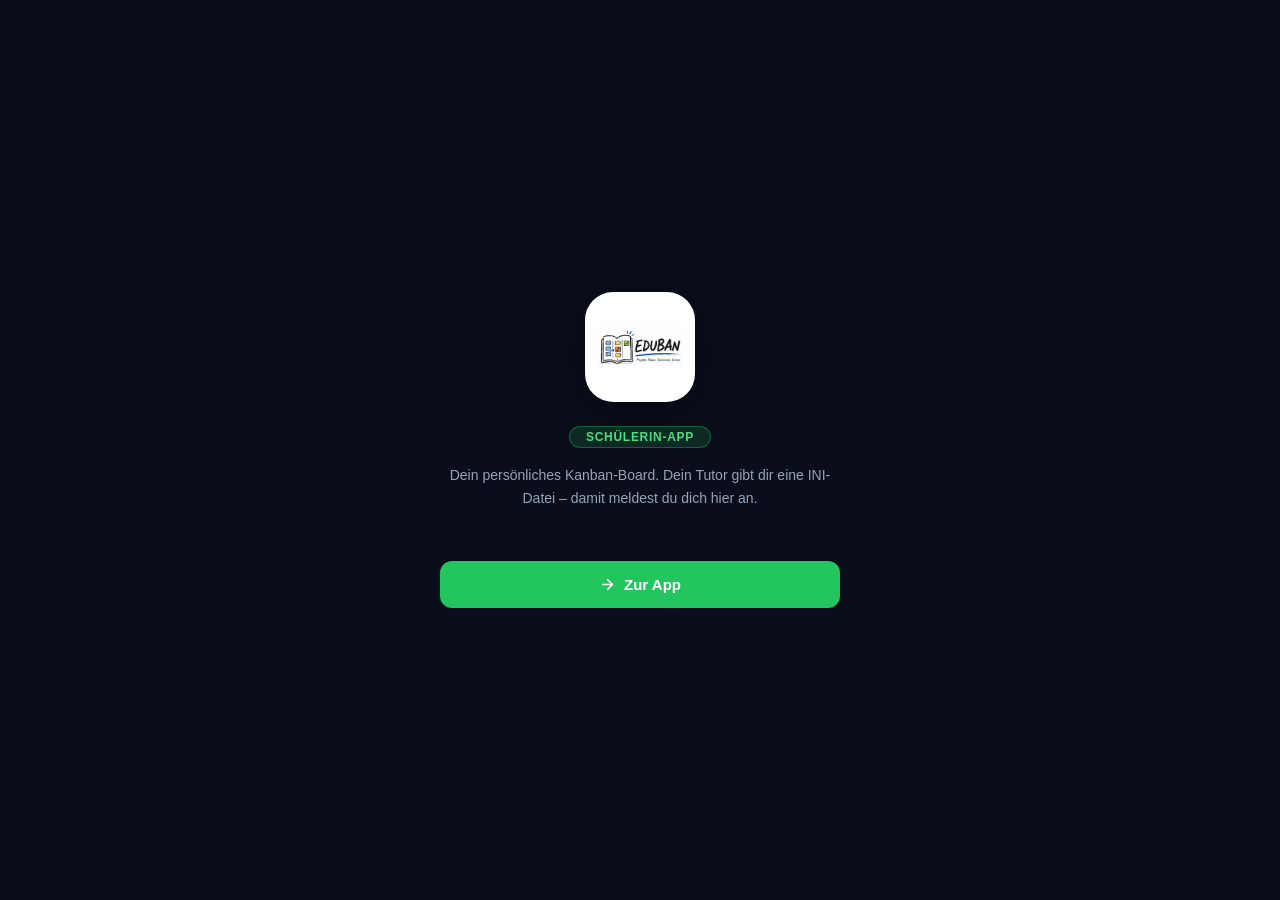
<file: index.html>
<!DOCTYPE html>
<html lang="de">
<head>
  <meta charset="UTF-8"/>
  <meta name="viewport" content="width=device-width, initial-scale=1.0"/>
  <title>EDUBAN – Kanban für Bildung</title>
  <link rel="icon" type="image/png" sizes="512x512" href="images/logo-512.png"/>
  <link rel="icon" type="image/png" sizes="192x192" href="images/logo-192.png"/>
  <link rel="manifest" href="manifest-schueler.json">
  <meta name="theme-color" content="#0a0e1a">
  <meta name="apple-mobile-web-app-capable" content="yes">
  <meta name="apple-mobile-web-app-status-bar-style" content="black-translucent">
  <meta name="apple-mobile-web-app-title" content="EDUBAN">
  <link rel="apple-touch-icon" href="images/logo-192.png">
  <script>
    // Rückwärtskompatibilität: index.html → schueler.html
    window.location.replace('schueler.html');
  </script>
</head>
<body></body>
</html>
</file>
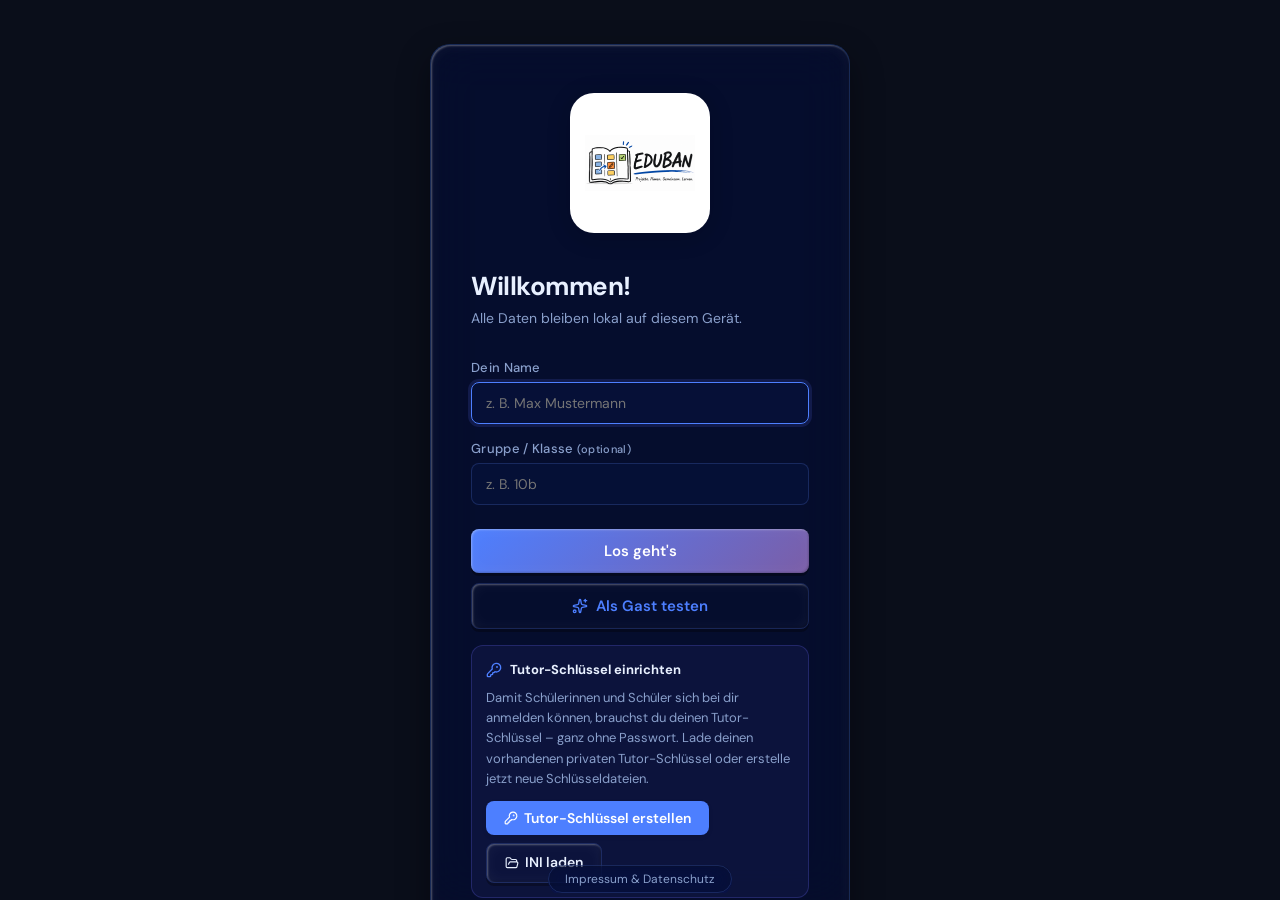
<file: app-ohne-datenbank.html>
<!DOCTYPE html>
<html lang="de">
<head>
  <meta charset="UTF-8" />
  <meta name="viewport" content="width=device-width, initial-scale=1.0, maximum-scale=1.0, user-scalable=no"/>
  <title>EDUBAN – Board (ohne Datenbank)</title>

  <link rel="icon" type="image/png" sizes="512x512" href="images/logo-512.png"/>
  <link rel="icon" type="image/png" sizes="192x192" href="images/logo-192.png"/>
  
  <script src="fonts/lucide.min.js"></script>

  <link rel="stylesheet" href="style.css?v=28" />

<link rel="manifest" href="manifest.json">
  <meta name="theme-color" content="#0a0e1a">
  <meta name="mobile-web-app-capable" content="yes"> <meta name="apple-mobile-web-app-capable" content="yes"> <meta name="apple-mobile-web-app-status-bar-style" content="black-translucent">
  <meta name="apple-mobile-web-app-title" content="EDUBAN">
  <link rel="apple-touch-icon" href="images/logo-192.png">
  <script>
    if ('serviceWorker' in navigator) {
      window.addEventListener('load', () => {
        navigator.serviceWorker.register('sw.js').catch(err => console.log('SW Error:', err));
      });
    }
  </script>

</head>
  
<body>

<div id="bg-layer"></div>
<div id="bg-overlay"></div>

<div id="loading-screen" class="loading">
  <div class="spinner"></div>
  <span>Wird geladen…</span>
</div>

<!-- ── SCHÜLER-LOGIN-SCREEN ───────────────────────────── -->
<div id="student-auth-screen" style="display:none; position:fixed; inset:0; background:var(--bg-body); z-index:900; overflow-y:auto; flex-direction:column; align-items:center; justify-content:flex-start; padding:20px;">
  <div class="auth-box" style="max-width:420px; margin:auto;">
    <div class="auth-logo">
      <div style="background:#ffffff; border-radius:24px; width:100px; height:100px; display:flex; align-items:center; justify-content:center; box-shadow:0 4px 24px rgba(0,0,0,0.15);">
        <img src="images/logo.png" style="width:78px; height:78px; object-fit:contain;" alt="EDUBAN" onerror="this.style.display='none';"/>
      </div>
    </div>

    <!-- Schritt 1 (Standard): Anmelden mit der eigenen Schüler-INI -->
    <div id="student-step-login" style="display:none;">
      <div class="auth-title" style="font-size:20px;">Anmelden</div>
      <div class="auth-subtitle" style="margin-bottom:20px;">Wähle deine persönliche <strong>Schüler-INI-Datei</strong> – mehr brauchst du nicht:</div>
      <div style="position:relative; width:100%;">
        <input type="file" id="student-ini-file-input" style="position:absolute; inset:0; width:100%; height:100%; opacity:0; cursor:pointer; z-index:2;" onchange="loadStudentIniFromFile(event)"/>
        <div class="btn btn-primary" aria-hidden="true" style="width:100%; padding:14px; font-size:15px; display:flex; align-items:center; justify-content:center; gap:8px; pointer-events:none;">
          <i data-lucide="folder-open" style="width:18px;height:18px;"></i> Schüler-INI auswählen
        </div>
      </div>
      <div id="student-ini-load-error" style="color:#ef4444; font-size:13px; margin-top:12px; min-height:18px;"></div>
      <div style="text-align:center; margin-top:20px; padding-top:16px; border-top:1px solid var(--border);">
        <span style="font-size:12px; color:var(--text-muted);">Noch keine Schüler-INI?</span><br>
        <button onclick="showTeacherSelection()" style="margin-top:6px; background:none; border:none; color:var(--accent); font-size:13px; cursor:pointer; text-decoration:underline; padding:0;">Neu registrieren mit der Tutor-INI.</button>
      </div>
    </div>

    <!-- Schritt 2 (Registrierung, Teil 1): Tutor-INI laden -->
    <div id="student-step-teacher" style="display:none;">
      <div class="auth-title" style="font-size:20px;">Neu registrieren</div>
      <div class="auth-subtitle" style="margin-bottom:20px;">Dein Tutor hat dir seine <strong>Tutor-INI-Datei</strong> gegeben. Lade sie hier hoch:</div>
      <div style="position:relative; width:100%;">
        <input type="file" id="ini-file-input" style="position:absolute; inset:0; width:100%; height:100%; opacity:0; cursor:pointer; z-index:2;" onchange="loadIniFromFile(event)"/>
        <div class="btn btn-primary" aria-hidden="true" style="width:100%; padding:14px; font-size:15px; display:flex; align-items:center; justify-content:center; gap:8px; pointer-events:none;">
          <i data-lucide="folder-open" style="width:18px;height:18px;"></i> Tutor-INI auswählen
        </div>
      </div>
      <div id="ini-load-error" style="color:#ef4444; font-size:13px; margin-top:12px; min-height:18px;"></div>
      <div style="text-align:center; margin-top:20px; padding-top:16px; border-top:1px solid var(--border);">
        <span style="font-size:12px; color:var(--text-muted);">Du hast schon eine Schüler-INI?</span><br>
        <button onclick="showStudentIniLogin()" style="margin-top:6px; background:none; border:none; color:var(--accent); font-size:13px; cursor:pointer; text-decoration:underline; padding:0;">Zurück zur Anmeldung.</button>
      </div>
    </div>

    <!-- Schritt 3 (Registrierung, Teil 2): Name → Schüler-INI wird erstellt -->
    <div id="student-step-register" style="display:none;">
      <div class="auth-title" style="font-size:20px;">Deine Schüler-INI erstellen</div>
      <div style="font-size:13px; color:var(--text-muted); margin-bottom:4px;">Tutor: <strong id="student-teacher-label" style="color:var(--text);"></strong></div>
      <input type="hidden" id="student-teacher-hidden"/>
      <div style="background:rgba(34,197,94,0.08); border:1px solid rgba(34,197,94,0.3); border-radius:8px; padding:10px 12px; font-size:12px; color:#4ade80; margin:12px 0; line-height:1.5;">
        <i data-lucide="key-round" style="width:14px;height:14px;vertical-align:-2px;flex-shrink:0;"></i> Es wird eine <strong>Schüler-INI-Datei</strong> erstellt und gespeichert. Sie ist dein Schlüssel: Damit meldest du dich künftig auf jedem Gerät an. <strong>Bewahre sie gut auf!</strong>
      </div>
      <div class="form-group">
        <label>Dein Name</label>
        <input type="text" id="student-reg-name" placeholder="Vor- und Nachname" autocomplete="name"/>
      </div>
      <div id="student-reg-error" style="color:#ef4444; font-size:13px; min-height:18px; margin-bottom:8px;"></div>
      <button id="student-reg-submit" class="btn btn-primary" onclick="submitStudentRegister()" style="width:100%;">Schüler-INI erstellen &amp; anmelden</button>
      <div style="text-align:center; margin-top:20px; padding-top:16px; border-top:1px solid var(--border);">
        <span style="font-size:12px; color:var(--text-muted);">Du hast schon eine Schüler-INI?</span><br>
        <button onclick="showStudentIniLogin()" style="margin-top:6px; background:none; border:none; color:var(--accent); font-size:13px; cursor:pointer; text-decoration:underline; padding:0;">Zurück zur Anmeldung.</button>
      </div>
    </div>

    <div style="margin-top:18px; padding-top:16px; border-top:1px solid var(--border);">
      <button class="btn btn-ghost" onclick="loginAsGuest('student')" style="width:100%; display:flex; align-items:center; justify-content:center; gap:8px;">
        <i data-lucide="sparkles" style="width:16px;height:16px;"></i> Als Gast testen
      </button>
    </div>
  </div>
</div>

<!-- ── PROFIL-EINGABE LEHRER (erster Start) ──────────── -->
<div id="auth-screen" style="display:none;">
  <div class="auth-box">
    <div class="auth-logo">
      <div style="background:#ffffff; border-radius:24px; width:140px; height:140px; display:flex; align-items:center; justify-content:center; box-shadow:0 4px 24px rgba(0,0,0,0.15);">
        <img src="images/logo.png" style="width:110px; height:110px; object-fit:contain;" alt="EDUBAN" onerror="this.style.display='none';"/>
      </div>
    </div>

    <div class="auth-title">Willkommen!</div>
    <div class="auth-subtitle">Alle Daten bleiben lokal auf diesem Gerät.</div>
    <div class="error-msg" id="profile-error"></div>

    <div class="form-group">
      <label>Dein Name</label>
      <input type="text" id="profile-name" placeholder="z. B. Max Mustermann" autocomplete="name"/>
    </div>

    <div class="form-group">
      <label>Gruppe / Klasse <span style="color:var(--text-muted); font-size:11px;">(optional)</span></label>
      <input type="text" id="profile-group" placeholder="z. B. 10b"/>
    </div>

    <button class="btn btn-primary" onclick="saveProfile()" style="width:100%; margin-top:8px;">Los geht's</button>

    <button class="btn btn-ghost" onclick="loginAsGuest('teacher')" style="width:100%; margin-top:10px; display:flex; align-items:center; justify-content:center; gap:8px;">
      <i data-lucide="sparkles" style="width:16px;height:16px;"></i> Als Gast testen
    </button>

    <div id="first-run-setup" style="display:none; margin-top:16px; padding:14px; border:1px solid rgba(99,102,241,0.25); background:rgba(99,102,241,0.08); border-radius:12px; text-align:left; font-size:13px; line-height:1.55; color:var(--text-muted);">
      <div style="display:flex; align-items:center; gap:8px; color:var(--text); font-weight:700; margin-bottom:8px;">
        <i data-lucide="key-round" style="width:16px;height:16px;color:var(--accent);"></i>
        Tutor-Schlüssel einrichten
      </div>

      <div>
        Damit Schülerinnen und Schüler sich bei dir anmelden können, brauchst du deinen Tutor-Schlüssel – ganz ohne Passwort. Lade deinen vorhandenen privaten Tutor-Schlüssel oder erstelle jetzt neue Schlüsseldateien.
      </div>

      <div style="display:flex; gap:8px; flex-wrap:wrap; margin-top:12px;">
        <button class="btn-sm btn-sm-primary" onclick="showCreateIniModal()" style="display:flex;align-items:center;gap:6px;">
          <i data-lucide="key-round" style="width:14px;height:14px;"></i> Tutor-Schlüssel erstellen
        </button>

        <div style="position:relative; display:inline-flex;">
          <input
            type="file"
            id="teacher-ini-file-input-first-run"
            style="position:absolute; inset:0; width:100%; height:100%; opacity:0; cursor:pointer; z-index:2;"
            onchange="loadTeacherIniFromFile(event)"
          />

          <div
            class="btn-sm btn-sm-ghost"
            aria-hidden="true"
            style="display:flex;align-items:center;gap:6px; pointer-events:none;"
          >
            <i data-lucide="folder-open" style="width:14px;height:14px;"></i> INI laden
          </div>
        </div>
      </div>
    </div>

    <div id="tutor-relogin-hint" style="display:none; text-align:center; margin-top:20px; padding-top:16px; border-top:1px solid var(--border);">
      <span style="font-size:12px; color:var(--text-muted);">Bereits registriert?</span><br>
      <button onclick="resumeTutorSession()" style="margin-top:6px; background:none; border:none; color:var(--accent); font-size:13px; cursor:pointer; text-decoration:underline; padding:0;">Zurück zur App.</button>
    </div>
  </div>
</div>



<div id="app-screen">
  <div class="sidebar-backdrop" id="sidebar-backdrop" onclick="closeSidebar()"></div>


  <div class="main-layout">
    <div class="sidebar" id="sidebar-el">
      <div class="sidebar-header">
  <div class="logo-section">
    <div class="logo-wrapper">
      <img src="images/logo.png" alt="EDUBAN" onerror="this.style.display='none';"/>
    </div>
    <button class="sidebar-close-btn" onclick="closeSidebar()" title="Menü schließen">
      <i data-lucide="x" style="width:16px;height:16px;"></i>
    </button>
  </div>
  
  <div id="user-sidebar-info" onclick="openProfileEdit()" style="cursor: pointer; display: flex; align-items: center; gap: 10px; padding: 6px 8px; border-radius: 6px; transition: background 0.2s;" onmouseover="this.style.backgroundColor='var(--bg-hover)'" onmouseout="this.style.backgroundColor='transparent'">
  
  <i class="icon-user user-icon" style="flex-shrink: 0; font-size: 16px;"></i>
  
  <div style="display: flex; flex-direction: column; overflow: hidden; flex-grow: 1;">
    <span id="user-name-display" style="font-weight: 600; white-space: nowrap; overflow: hidden; text-overflow: ellipsis;">Lädt...</span>
    <span style="font-size: 11px; color: var(--text-muted); margin-top: 2px;">
      Gruppe: <span id="sidebar-user-group">...</span>
    </span>
    <span id="sidebar-role-badge" style="display:inline-block; margin-top:3px; font-size:10px; font-weight:700; letter-spacing:0.04em; padding:1px 7px; border-radius:20px; background:rgba(99,102,241,0.2); color:#818cf8; border:1px solid rgba(99,102,241,0.35);">Lehrkraft</span>
  </div>

  <i class="icon-edit" style="color: var(--text-muted); flex-shrink: 0; font-size: 12px;"></i>

</div>
</div>
      
      <div class="sidebar-boards-area">
        <div class="sidebar-section">
          <div class="sidebar-label">Meine Boards</div>
          <div id="boards-list"></div>
          <button class="btn-new-board" onclick="showNewBoard()">
            <svg xmlns="http://www.w3.org/2000/svg" width="14" height="14" viewBox="0 0 24 24" fill="none" stroke="currentColor" stroke-width="2" stroke-linecap="round" stroke-linejoin="round"><path d="M5 12h14"/><path d="M12 5v14"/></svg> Neues Board
          </button>
        </div>
      </div>

      <div class="sidebar-bottom">
        <div class="sidebar-divider-line"></div>
        <button class="sidebar-action-btn" onclick="toggleSettingsPanel()">
          <svg xmlns="http://www.w3.org/2000/svg" width="16" height="16" viewBox="0 0 24 24" fill="none" stroke="currentColor" stroke-width="2" stroke-linecap="round" stroke-linejoin="round"><rect width="18" height="18" x="3" y="3" rx="2"/><circle cx="9" cy="9" r="2"/><path d="m21 15-3.086-3.086a2 2 0 0 0-2.828 0L6 21"/></svg> Einstellungen
        </button>
        <button class="sidebar-action-btn" onclick="openHelp()">
          <svg xmlns="http://www.w3.org/2000/svg" width="16" height="16" viewBox="0 0 24 24" fill="none" stroke="currentColor" stroke-width="2" stroke-linecap="round" stroke-linejoin="round"><path d="M2 3h6a4 4 0 0 1 4 4v14a3 3 0 0 0-3-3H2z"/><path d="M22 3h-6a4 4 0 0 0-4 4v14a3 3 0 0 1 3-3h7z"/></svg> Hilfe
        </button>
        <button class="sidebar-action-btn" onclick="openAdminArea()" id="sidebar-admin-btn">
          <svg xmlns="http://www.w3.org/2000/svg" width="16" height="16" viewBox="0 0 24 24" fill="none" stroke="currentColor" stroke-width="2" stroke-linecap="round" stroke-linejoin="round"><path d="M20 13c0 5-3.5 7.5-7.66 8.95a1 1 0 0 1-.67-.01C7.5 20.5 4 18 4 13V6a1 1 0 0 1 1-1c2 0 4.5-1.2 6.24-2.72a1.17 1.17 0 0 1 1.52 0C14.51 3.81 17 5 19 5a1 1 0 0 1 1 1z"/></svg> Admin
        </button>
        <button class="sidebar-action-btn" onclick="toggleFilemanagementPanel()">
          <i data-lucide="hard-drive-download" style="width:16px;height:16px;"></i> Dateien
        </button>
        <div class="sidebar-divider-line"></div>
        <button class="sidebar-action-btn" onclick="openProfileEdit()">
          <svg xmlns="http://www.w3.org/2000/svg" width="16" height="16" viewBox="0 0 24 24" fill="none" stroke="currentColor" stroke-width="2" stroke-linecap="round" stroke-linejoin="round"><path d="M20 21v-2a4 4 0 0 0-4-4H8a4 4 0 0 0-4 4v2"/><circle cx="12" cy="7" r="4"/></svg> Profil bearbeiten
        </button>
        <div class="sidebar-divider-line"></div>
        <button class="sidebar-action-btn" id="sidebar-relogin-btn" onclick="loginAsStudentFromSidebar()" style="font-size:12px; opacity:0.75;">
          <i data-lucide="rotate-ccw" style="width:16px;height:16px;"></i> Neu als Schüler anmelden
        </button>
        <button class="sidebar-action-btn" id="sidebar-logout-btn" onclick="logoutUser()" style="color: var(--danger, #ef4444);">
          <i data-lucide="log-out" style="width:16px;height:16px;"></i> Abmelden
        </button>
      </div>
    </div>

    <div class="board-area" id="board-area">
      <div class="empty-state" id="empty-state">
        <div class="empty-icon">
          <img src="images/logo.png" alt="EDUBAN" style="width:100%; height:100%; object-fit:contain;" onerror="this.style.display='none';"/>
        </div>
        <div class="empty-title">Willkommen!</div>
        <div class="empty-sub">Erstelle dein erstes Board und organisiere deine Aufgaben.</div>
        <div class="empty-actions">
          <button class="btn-create-first" onclick="showNewBoard()">Erstes Board erstellen</button>
          <button class="btn-create-first" onclick="showImport()">KI-Import</button>
          <button class="btn-circle empty-menu-btn" onclick="openSidebar()" data-tooltip="Menü öffnen">
            <i data-lucide="menu"></i>
          </button>
        </div>
      </div>
      <div id="board-content" style="display:none;">

        
       <div class="board-header" style="display:flex; align-items:center; gap:12px; flex-wrap:wrap;">
          <button class="btn-circle" onclick="openSidebar()" data-tooltip="Menü öffnen">
            <i data-lucide="menu"></i>
          </button>
          <div class="board-title-display" id="board-title-display" onclick="editBoardName()" title="Klicken zum Bearbeiten"></div>
          <input type="text" id="board-title-input" class="board-title-input" style="display:none;" onblur="saveBoardName()" onkeydown="if(event.key === 'Enter') saveBoardName()" />

          <div style="flex:1;"></div>

        <button class="btn-circle" id="btn-aging-pause" onclick="toggleAgingPause()" data-tooltip="Aging pausieren">
  <i data-lucide="hourglass" id="aging-pause-icon" style="width:20px;height:20px;"></i>
</button>

          <button class="btn-ideas" onclick="openIdeas()" title="Ideen">
            <i data-lucide="lightbulb" style="width:16px;height:16px;"></i>
            <span>Ideen</span>
            <span class="idea-count-badge" id="idea-count-badge" style="display:none;">0</span>
          </button>

          <button class="btn-reflection" id="btn-reflection-start" onclick="startReflectionPhase()" title="Reflexionsphase starten" style="display:none;">
            <i data-lucide="sparkles" style="width:16px;height:16px;"></i>
            <span>Reflexion</span>
          </button>

          <!--

<button class="btn-ideas" onclick="openMilestonesModal()" title="Projektphasen">

  <i data-lucide="flag" style="width:16px;height:16px;"></i>

  <span>Meilensteine</span>

</button>

-->

         <button class="btn-circle" id="btn-undo" onclick="undoLastAction()" title="Nichts zum Rückgängigmachen">
  <svg xmlns="http://www.w3.org/2000/svg" width="20" height="20" viewBox="0 0 24 24" fill="none" stroke="currentColor" stroke-width="2" stroke-linecap="round" stroke-linejoin="round"><polyline points="1 4 1 10 7 10"/><path d="M3.51 15a9 9 0 1 0 2.13-9.36L1 10"/></svg>
</button>

          <button class="btn-circle" onclick="openUBahnModal()" data-tooltip="Streckennetz">
            <i data-lucide="train-front"></i>
          </button>

          <button class="btn-circle" onclick="showExport()" data-tooltip="In Text umwandeln">
            <i data-lucide="file-text"></i>
          </button>
          
          <button class="btn-circle" onclick="showImport()" data-tooltip="KI Import">
  <i data-lucide="download"></i>
</button>
          
          <button class="btn-circle" onclick="showAiPrompt()" data-tooltip="KI-Assistent">
            <svg xmlns="http://www.w3.org/2000/svg" width="20" height="20" viewBox="0 0 24 24" fill="none" stroke="currentColor" stroke-width="2" stroke-linecap="round" stroke-linejoin="round"><path d="M12 8V4H8"/><rect width="16" height="12" x="4" y="8" rx="2"/><path d="M2 14h2"/><path d="M20 14h2"/><path d="M15 13v2"/><path d="M9 13v2"/></svg>
          </button>
        </div>

        <div id="milestones-panel" class="milestones-panel"></div>
        
        <div class="columns-container" id="columns-container"></div>
      </div>
    </div>
  </div>
</div>

<div id="modal-ideas" class="modal-overlay" style="display:none;" onclick="closeModal('modal-ideas')">
  <div class="modal modal-ideas" onclick="event.stopPropagation()">
    <div class="ideas-header">
      <div>
        <div class="modal-title">Ideen</div>
        <div class="ideas-subtitle">Karten sammeln, bevor sie ins Board wandern.</div>
      </div>
      <button class="card-btn" onclick="closeModal('modal-ideas')" title="Schließen">
        <i data-lucide="x" style="width:16px;height:16px;"></i>
      </button>
    </div>

    <div class="ideas-layout">
      <div class="ideas-form">
        <div class="form-group">
          <label>Neue Idee</label>
          <textarea id="new-idea-text" class="add-card-textarea" rows="3" placeholder="Aufgabe oder Kartenidee beschreiben…"></textarea>
        </div>
        <div class="form-group">
          <label>Beschreibung</label>
          <textarea id="new-idea-description" class="add-card-textarea" rows="4" placeholder="Optional: Kriterien, Hinweise, Material…"></textarea>
        </div>
        <div class="ideas-grid">
          <div class="form-group">
            <label>Priorität</label>
            <select id="new-idea-priority" class="priority-select">
              <option value="">Keine</option>
              <option value="hoch">Hoch</option>
              <option value="mittel">Mittel</option>
              <option value="niedrig">Niedrig</option>
            </select>
          </div>
          <div class="form-group">
            <label>Fällig</label>
            <input type="date" id="new-idea-due" class="ideas-input"/>
          </div>
        </div>
        <div class="form-group">
          <label>Zuweisen an</label>
          <select id="new-idea-assignee" class="priority-select"></select>
        </div>
        <div class="form-group">
          <label>Zeit</label>
          <div class="ideas-time-row">
            <input type="number" id="new-idea-time-d" min="0" placeholder="Tage" class="ideas-input"/>
            <input type="number" id="new-idea-time-h" min="0" max="23" placeholder="Std." class="ideas-input"/>
            <input type="number" id="new-idea-time-m" min="0" max="59" placeholder="Min." class="ideas-input"/>
          </div>
        </div>
        <button class="btn-sm btn-sm-primary" onclick="addIdea()" style="width:100%; justify-content:center;">
          <i data-lucide="plus" style="width:14px;height:14px;"></i> Idee speichern
        </button>
      </div>

      <div class="ideas-list-wrap">
        <div id="ideas-list" class="ideas-list"></div>
      </div>
    </div>
  </div>
</div>

<div id="modal-edit-idea" class="modal-overlay" style="display:none;" onclick="closeModal('modal-edit-idea')">
  <div class="modal" onclick="event.stopPropagation()">
    <div class="modal-title">Idee bearbeiten</div>
    <input type="hidden" id="edit-idea-id"/>
    <div class="form-group">
      <label>Text</label>
      <textarea id="edit-idea-text" class="add-card-textarea" rows="2"></textarea>
    </div>
    <div class="form-group">
      <label>Beschreibung</label>
      <textarea id="edit-idea-description" class="add-card-textarea" rows="4"></textarea>
    </div>
    <div class="ideas-grid">
      <div class="form-group">
        <label>Priorität</label>
        <select id="edit-idea-priority" class="priority-select">
          <option value="">Keine</option>
          <option value="hoch">Hoch</option>
          <option value="mittel">Mittel</option>
          <option value="niedrig">Niedrig</option>
        </select>
      </div>
      <div class="form-group">
        <label>Fällig</label>
        <input type="date" id="edit-idea-due" class="ideas-input"/>
      </div>
    </div>
    <div class="form-group">
      <label>Zuweisen an</label>
      <select id="edit-idea-assignee" class="priority-select"></select>
    </div>
    <div class="form-group">
      <label>Zeit</label>
      <div class="ideas-time-row">
        <input type="number" id="edit-idea-time-d" min="0" placeholder="Tage" class="ideas-input"/>
        <input type="number" id="edit-idea-time-h" min="0" max="23" placeholder="Std." class="ideas-input"/>
        <input type="number" id="edit-idea-time-m" min="0" max="59" placeholder="Min." class="ideas-input"/>
      </div>
    </div>
    <div class="modal-actions">
      <button class="btn-sm btn-sm-ghost" onclick="closeModal('modal-edit-idea')">Abbrechen</button>
      <button class="btn-sm btn-sm-primary" onclick="saveEditIdea()">Speichern</button>
    </div>
  </div>
</div>

<div id="modal-milestones" class="modal-overlay" style="display:none;" onclick="closeModal('modal-milestones')">
  <div class="modal" onclick="event.stopPropagation()" style="max-width:720px; max-height:90vh; display:flex; flex-direction:column;">
    <div style="display:flex;justify-content:space-between;align-items:center;gap:12px;margin-bottom:14px;">
      <div>
        <div class="modal-title">Projektphasen / Meilensteine</div>
        <div style="font-size:12px;color:var(--text-muted);margin-top:4px;">Phasen werden nacheinander erreicht, sobald alle zugeordneten Karten in „Fertig" liegen.</div>
      </div>
      <button class="btn-sm btn-sm-ghost" onclick="closeModal('modal-milestones')">✕</button>
    </div>
    <div id="milestone-card-hint" style="font-size:11px;color:var(--text-muted);line-height:1.5;margin-bottom:12px;"></div>
    <div id="milestone-list" style="display:flex;flex-direction:column;gap:8px;overflow:auto;min-height:90px;margin-bottom:16px;"></div>
    <div style="border-top:1px solid var(--border);padding-top:14px;">
      <input type="hidden" id="milestone-edit-id"/>
      <div class="form-group">
        <label>Name der Phase</label>
        <input type="text" id="milestone-name" class="settings-input" placeholder="z. B. Vorbereitung abgeschlossen" style="width:100%;"/>
      </div>
      <div class="form-group" style="margin-top:10px;">
        <label>Beschreibung</label>
        <textarea id="milestone-description" class="settings-input" rows="2" placeholder="Woran erkennt man, dass diese Phase erreicht ist?" style="width:100%;resize:vertical;"></textarea>
      </div>
      <div class="form-group" style="margin-top:10px;">
        <label>Zugeordnete Kartenlabels</label>
        <input type="text" id="milestone-labels" class="settings-input" placeholder="A, B, C" style="width:100%;"/>
      </div>
      <div class="modal-actions" style="margin-top:14px;">
        <button class="btn-sm btn-sm-ghost" onclick="closeModal('modal-milestones')">Schließen</button>
        <button class="btn-sm btn-sm-primary" onclick="saveMilestone()">Phase speichern</button>
      </div>
    </div>
  </div>
</div>

<div id="modal-new-board" class="modal-overlay" style="display:none;" onclick="closeModal('modal-new-board')">
  <div class="modal" onclick="event.stopPropagation()" style="max-width:480px;">
    <div style="display:flex; align-items:center; gap:8px; margin-bottom:24px;">
      <div class="wizard-step active" id="ws-1">1</div>
      <div class="wizard-line"></div>
      <div class="wizard-step" id="ws-2">2</div>
      <div class="wizard-line"></div>
      <div class="wizard-step" id="ws-3">3</div>
      <span style="margin-left:8px; font-size:13px; color:var(--text-muted);" id="wizard-label">Board benennen</span>
    </div>

    <div id="wizard-step-1">
      <div class="modal-title">Wie soll das Board heißen?</div>
      <div class="form-group" style="margin-top:16px;">
        <label>Board-Name</label>
        <input type="text" id="new-board-name" placeholder="z.B. Schulprojekt, Sprint 1, Privat…"/>
      </div>
      <div class="modal-actions">
        <button class="btn-sm btn-sm-ghost" onclick="closeModal('modal-new-board')">Abbrechen</button>
        <button class="btn-sm btn-sm-primary" onclick="wizardNext(2)">Weiter →</button>
      </div>
    </div>

    <div id="wizard-step-2" style="display:none;">
      <div class="modal-title">Wie viele Personen arbeiten mit?</div>
      <p style="font-size:13px; color:var(--text-muted); margin:8px 0 20px;">Das WIP-Limit wird automatisch berechnet.</p>
      <div class="member-count-grid" id="member-count-grid"></div>
      <div class="modal-actions">
        <button class="btn-sm btn-sm-ghost" onclick="wizardNext(1)">← Zurück</button>
        <button class="btn-sm btn-sm-primary" onclick="wizardNext(3)">Weiter →</button>
      </div>
    </div>

    <div id="wizard-step-3" style="display:none;">
      <div class="modal-title">Wie heißen die Teammitglieder?</div>
      <p style="font-size:13px; color:var(--text-muted); margin:8px 0 16px;">Nicknames oder Vornamen – wie ihr möchtet.</p>
      <div id="nickname-inputs"></div>
      <div class="modal-actions">
        <button class="btn-sm btn-sm-ghost" onclick="wizardNext(2)">← Zurück</button>
        <button class="btn-sm btn-sm-primary" onclick="createBoard()">Board erstellen ✓</button>
      </div>
    </div>
  </div>
</div>

<div id="modal-new-column" class="modal-overlay" style="display:none;" onclick="closeModal('modal-new-column')">
  <div class="modal" onclick="event.stopPropagation()">
    <div class="modal-title">Neue Spalte hinzufügen</div>
    <div class="form-group">
      <label>Spaltenname</label>
      <input type="text" id="new-column-name" placeholder="z.B. Offen, In Bearbeitung, Fertig…"/>
    </div>
    <div class="modal-actions">
      <button class="btn-sm btn-sm-ghost" onclick="closeModal('modal-new-column')">Abbrechen</button>
      <button class="btn-sm btn-sm-primary" onclick="createColumn()">Hinzufügen</button>
    </div>
  </div>
</div>

<div id="modal-edit-card" class="modal-overlay" style="display:none;" onclick="closeModal('modal-edit-card')">
  <div class="modal" onclick="event.stopPropagation()">
    <div class="modal-title">Karte bearbeiten</div>
    <input type="hidden" id="edit-card-id"/>
    <input type="hidden" id="edit-card-col"/>

    <div id="edit-card-milestone-info" style="margin:0 0 12px;padding:9px 11px;border:1px solid rgba(77,127,255,0.24);border-radius:8px;background:rgba(77,127,255,0.08);"></div>
    
    <div class="form-group">
      <label>Text</label>
      <textarea id="edit-card-text" class="add-card-textarea" rows="2"></textarea>
    </div>

    <div class="form-group">
      <label>Beschreibung</label>
      <textarea id="edit-card-description" rows="3" style="width: 100%; padding: 8px; border-radius: 6px; border: 1px solid var(--border); background: var(--bg-card); color: var(--text);"></textarea>
    </div>

    <div class="form-group">
      <label>Ergebnis</label>
      <textarea id="edit-card-result" rows="3" style="width: 100%; padding: 8px; border-radius: 6px; border: 1px solid var(--border); background: var(--bg-card); color: var(--text);"></textarea>
    </div>

    <div class="form-group">
      <label>Geschätzte Bearbeitungszeit</label>
      <div style="display: flex; gap: 10px;">
        <div style="flex: 1; display: flex; flex-direction: column; gap: 4px;">
          <input type="number" id="edit-card-time-d" min="0" placeholder="0" style="width: 100%; padding: 8px; border-radius: 6px; border: 1px solid var(--border); background: var(--bg-card); color: var(--text);">
          <span style="font-size: 10px; color: var(--text-muted);">Tage</span>
        </div>
        <div style="flex: 1; display: flex; flex-direction: column; gap: 4px;">
          <input type="number" id="edit-card-time-h" min="0" max="23" placeholder="0" style="width: 100%; padding: 8px; border-radius: 6px; border: 1px solid var(--border); background: var(--bg-card); color: var(--text);">
          <span style="font-size: 10px; color: var(--text-muted);">Stunden</span>
        </div>
        <div style="flex: 1; display: flex; flex-direction: column; gap: 4px;">
          <input type="number" id="edit-card-time-m" min="0" max="59" placeholder="0" style="width: 100%; padding: 8px; border-radius: 6px; border: 1px solid var(--border); background: var(--bg-card); color: var(--text);">
          <span style="font-size: 10px; color: var(--text-muted);">Minuten</span>
        </div>
      </div>
    </div>

    <div style="display:grid; grid-template-columns:1fr 1fr; gap:12px; margin-top: 12px;">
      <div class="form-group">
        <label>Priorität</label>
        <select id="edit-card-priority" class="priority-select" style="width:100%">
          <option value="">Keine</option>
          <option value="hoch">🔴 Hoch</option>
          <option value="mittel">🟡 Mittel</option>
          <option value="niedrig">🟢 Niedrig</option>
        </select>
      </div>
      <div class="form-group">
        <label>Fälligkeitsdatum</label>
        <input type="date" id="edit-card-due" style="color-scheme:dark; width:100%; padding: 8px; border-radius: 6px; border: 1px solid var(--border); background: var(--bg-card); color: var(--text);"/>
      </div>
    </div>
    
    <div class="form-group">
      <label id="edit-card-assignee-label">Zuweisen an</label>
      <select id="edit-card-assignee" class="priority-select" style="width:100%">
        <option value="">– Niemand –</option>
      </select>
    </div>
    
    <div class="modal-actions">
      <button class="btn-sm btn-sm-ghost" onclick="closeModal('modal-edit-card')">Abbrechen</button>
      <button class="btn-sm btn-sm-primary" onclick="saveEditCard()">Speichern</button>
    </div>
  </div>
</div>

  
<div id="modal-edit-board-meta" class="modal-overlay" style="display:none;" onclick="closeModal('modal-edit-board-meta')">
  <div class="modal" onclick="event.stopPropagation()">
    <div class="modal-title">Board-Einstellungen</div>
    
    <input type="hidden" id="edit-board-id" />

    <div class="form-group">
      <label>Board-Name</label>
      <input type="text" id="edit-board-name" style="width:100%; padding: 8px; border-radius: 4px; border: 1px solid var(--border); background: var(--bg-card); color: var(--text);" />
    </div>
    
    <div class="form-group">
      <label>Zugeordnete Lerngruppe (GroupID)</label>
      <input type="text" id="edit-board-group" style="width:100%; padding: 8px; border-radius: 4px; border: 1px solid var(--border); background: var(--bg-card); color: var(--text);" />
    </div>

    <div id="board-members-list" style="margin-bottom:12px;"></div>
    
    <div id="board-edit-error" style="color: #ef4444; font-size: 13px; margin-bottom: 10px;"></div>

    <div class="modal-actions">
      <button class="btn-sm btn-sm-ghost" onclick="closeModal('modal-edit-board-meta')">Abbrechen</button>
      <button class="btn-sm btn-sm-primary" onclick="saveBoardMeta()">Speichern</button>
    </div>
  </div>
</div>

<div id="modal-edit-profile" class="modal-overlay" style="display:none;" onclick="closeModal('modal-edit-profile')">
  <div class="modal" onclick="event.stopPropagation()">
    <div class="modal-title">Profil bearbeiten</div>
    
    <div class="form-group">
      <label>Name</label>
      <input type="text" id="profile-name" style="width:100%; padding: 8px; border-radius: 4px; border: 1px solid var(--border); background: var(--bg-card); color: var(--text);" />
    </div>
    
    <div class="form-group">
      <label>Lerngruppe (GroupID)</label>
      <input type="text" id="profile-group" style="width:100%; padding: 8px; border-radius: 4px; border: 1px solid var(--border); background: var(--bg-card); color: var(--text);" />
    </div>
    
    <div class="form-group">
      <label>E-Mail-Adresse (nicht änderbar)</label>
      <input type="email" id="profile-email" disabled style="width:100%; padding: 8px; border-radius: 4px; border: 1px solid var(--border); background: var(--bg-body); color: var(--text-muted); opacity: 0.7; cursor: not-allowed;" />
    </div>
    
    <div id="profile-error" style="color: #ef4444; font-size: 13px; margin-bottom: 10px;"></div>

    <div class="modal-actions">
      <button class="btn-sm btn-sm-ghost" onclick="closeModal('modal-edit-profile')">Abbrechen</button>
      <button class="btn-sm btn-sm-primary" onclick="saveProfile()">Speichern</button>
    </div>
  </div>
</div>
  
<div id="settings-panel" style="display:none;">
  <div class="settings-overlay" onclick="toggleSettingsPanel()"></div>
  <div class="settings-drawer">
    <div class="settings-header">
      <span class="settings-title" style="display:flex;align-items:center;gap:8px;">
        <svg xmlns="http://www.w3.org/2000/svg" width="16" height="16" viewBox="0 0 24 24" fill="none" stroke="currentColor" stroke-width="2" stroke-linecap="round" stroke-linejoin="round"><rect width="18" height="18" x="3" y="3" rx="2"/><circle cx="9" cy="9" r="2"/><path d="m21 15-3.086-3.086a2 2 0 0 0-2.828 0L6 21"/></svg> 
        Einstellungen
      </span>
      <button class="settings-close" onclick="toggleSettingsPanel()">✕</button>
    </div>

    <div class="settings-body">
      <div class="settings-label">Erscheinungsbild</div>
      <div style="display:flex; gap:10px; margin-bottom:20px;">
        <button id="btn-theme-dark" class="btn-sm btn-sm-primary" style="flex:1; display:flex; align-items:center; justify-content:center; gap:6px;" onclick="setTheme('dark')">
          <svg xmlns="http://www.w3.org/2000/svg" width="16" height="16" viewBox="0 0 24 24" fill="none" stroke="currentColor" stroke-width="2" stroke-linecap="round" stroke-linejoin="round"><path d="M12 3a6 6 0 0 0 9 9 9 9 0 1 1-9-9Z"/></svg> Dunkel
        </button>
        <button id="btn-theme-light" class="btn-sm btn-sm-ghost" style="flex:1; display:flex; align-items:center; justify-content:center; gap:6px;" onclick="setTheme('light')">
          <svg xmlns="http://www.w3.org/2000/svg" width="16" height="16" viewBox="0 0 24 24" fill="none" stroke="currentColor" stroke-width="2" stroke-linecap="round" stroke-linejoin="round"><circle cx="12" cy="12" r="4"/><path d="M12 2v2"/><path d="M12 20v2"/><path d="m4.93 4.93 1.41 1.41"/><path d="m17.66 17.66 1.41 1.41"/><path d="M2 12h2"/><path d="M20 12h2"/><path d="m6.34 17.66-1.41 1.41"/><path d="m19.07 4.93-1.41 1.41"/></svg> Hell
        </button>
      </div>

      <div class="settings-label">Panel-Transparenz</div>
      <div style="display:flex; align-items:center; gap:12px; margin-bottom:20px;">
        <span style="font-size:12px;color:var(--text-muted);">Transparent</span>
        <input type="range" id="overlay-slider" min="20" max="95" step="5" value="72" style="flex:1; accent-color: var(--accent); cursor:pointer;" oninput="setOverlay(this.value)"/>
        <span style="font-size:12px;color:var(--text-muted);">Undurchsichtig</span>
      </div>

      <div class="settings-label">Voreinstellungen</div>
      <div class="bg-presets" id="bg-presets">
        <div class="bg-preset active" data-bg="H1.png" style="background-image:url('images/H1.png'); background-size:cover; background-position:center;" onclick="setBg('H1.png')">
          <span>Standard</span>
        </div>
      </div>
      <div class="settings-label" style="margin-top:20px;" id="img-thumbnails-label">Hintergrundbilder (H1–H20)</div>
      <div class="bg-presets" id="custom-images-list"></div>
    </div>
  </div>
</div>
  
<div id="app-footer" style="position: fixed; bottom: 12px; left: 50%; transform: translateX(-50%); z-index: 10; pointer-events: none;">
  <span class="app-footer-pill">
    <a onclick="openLegal()" class="app-footer-link">Impressum &amp; Datenschutz</a>
  </span>
</div>

<div id="modal-legal" class="modal-overlay" style="display:none;" onclick="closeModal('modal-legal')">
  <div class="modal" onclick="event.stopPropagation()" style="max-width:620px; max-height:80vh; overflow-y:auto;">
    <div style="display:flex; gap:12px; margin-bottom:24px;">
      <button id="tab-impressum" class="btn-sm btn-sm-primary" onclick="showLegalTab('impressum')">Impressum</button>
      <button id="tab-datenschutz" class="btn-sm btn-sm-ghost" onclick="showLegalTab('datenschutz')">Datenschutzerklärung</button>
    </div>
    <div id="legal-impressum">
      <h2 style="font-size:18px; font-weight:700; margin-bottom:16px;">Impressum</h2>
      <p style="font-size:13px; line-height:1.7; color:var(--text-muted);">
        <strong style="color:var(--text);">Angaben gemäß § 5 TMG</strong><br><br>
        <strong style="color:var(--text);">Betreiber</strong><br>
        Claus Unterberg<br>
        c/o Gymnasium Thomaeum Kempen<br>
        Am Gymnasium 4<br>
        47906 Kempen<br><br>
        <strong style="color:var(--text);">Kontakt</strong><br>
        E-Mail: claus.unterberg@thomaeum.de<br><br>
        <strong style="color:var(--text);">Verantwortlich für den Inhalt nach § 55 Abs. 2 RStV</strong><br>
        Claus Unterberg, Am Gymnasium 4, 47906 Kempen<br><br>
        <strong style="color:var(--text);">Haftungsausschluss</strong><br>
        Die Inhalte dieser App wurden mit größtmöglicher Sorgfalt erstellt. Für die Richtigkeit, Vollständigkeit und Aktualität der Inhalte kann jedoch keine Gewähr übernommen werden. Als Diensteanbieter bin ich gemäß § 7 Abs.1 TMG für eigene Inhalte auf diesen Seiten nach den allgemeinen Gesetzen verantwortlich.<br><br>
        <strong style="color:var(--text);">Technische Grundlage</strong><br>
        EDUBAN ist eine Progressive Web App (PWA), die grundsätzlich lokal auf dem Gerät des Nutzers ausgeführt wird. Boards, Einstellungen und Bewertungen werden zunächst im lokalen Browserspeicher (localStorage) des jeweiligen Geräts gespeichert. Optional kann die Datenbank-Funktion genutzt werden; private Schüler-Sicherungen, bewusst weitergeleitete Schülerabgaben und Rückgaben werden dort als verschlüsselte EDUBAN-Images mit technischen Kennungen übertragen. Offene Board-Vorlagen werden getrennt gespeichert und sind bewusst als neutrale Startboards gedacht.
      </p>
    </div>
    <div id="legal-datenschutz" style="display:none;">
      <h2 style="font-size:18px; font-weight:700; margin-bottom:16px;">Datenschutzerklärung</h2>
      <div style="font-size:13px; line-height:1.7; color:var(--text-muted);">
        <strong style="color:var(--text);">1. Verantwortlicher</strong><br>
        Claus Unterberg, Am Gymnasium 4, 47906 Kempen<br>
        E-Mail: claus.unterberg@thomaeum.de<br><br>

        <strong style="color:var(--text);">2. Erhobene und gespeicherte Daten</strong><br>
        EDUBAN erhebt und verarbeitet ausschließlich Daten, die Nutzer selbst eingeben:<br>
        – Name (freiwillige Angabe beim ersten Start)<br>
        – Von Nutzern erstellte Inhalte (Board-Namen, Kartentexte, Kommentare)<br>
        – Zeitstempel der Erstellung und Bearbeitung von Inhalten<br>
        Alle Daten werden zunächst <strong style="color:var(--text);">lokal auf dem jeweiligen Gerät</strong> im Browser-Speicher (localStorage) gespeichert. Eine Übertragung findet nur statt, wenn die Datenbank-Funktion ausdrücklich genutzt wird. Private Schüler-Sicherungen, bewusst weitergeleitete Schülerabgaben und Rückgaben werden dabei als verschlüsselte EDUBAN-Images gespeichert. Board-Vorlagen sind eine bewusste Ausnahme: Sie sind offene, neutrale Startboards und sollten keine vertraulichen Schülerdaten oder Tutor-Noten enthalten.<br><br>

        <strong style="color:var(--text);">3. Zweck der Datenverarbeitung</strong><br>
        Die gespeicherten Daten dienen ausschließlich der Bereitstellung der Kanban-Funktionalität auf dem jeweiligen Gerät. Eine Weitergabe an Dritte findet nicht statt.<br><br>

        <strong style="color:var(--text);">3a. Datenaustausch zwischen Tutor und Schülerinnen / Schülern</strong><br>
        Der Datenaustausch erfolgt durch verschlüsselte Dateien (INI-Dateien, Image-Dateien) oder optional über die Datenbank-Funktion. Schülerinnen und Schüler können dort private Sicherungen speichern, laden und löschen. Nur über „An den Tutor weiterleiten“ wird ein Schüler-Image für den Tutor sichtbar; Tutor-Rückgaben werden ebenfalls verschlüsselt übertragen. Zusätzlich können Tutoren offene Board-Vorlagen bereitstellen, die Schülerinnen und Schüler als Startpunkt laden können. Die Zuordnung erfolgt über technische Kennungen; ein Firebase-Konto mit sichtbarer Anmeldung ist nicht erforderlich, da die App eine anonyme Anmeldung nutzt.<br><br>

        <strong style="color:var(--text);">4. Hosting über GitHub Pages</strong><br>
        Die App wird über GitHub Pages (GitHub Inc., 88 Colin P Kelly Jr St, San Francisco, CA 94107, USA) bereitgestellt. Beim Aufruf der App kann GitHub technische Zugriffsdaten erfassen (z. B. IP-Adresse, Zeitpunkt des Zugriffs). Diese Daten werden von GitHub verarbeitet und liegen außerhalb unseres Einflussbereichs. Weitere Informationen: <a href="https://docs.github.com/en/pages/getting-started-with-github-pages/about-github-pages#data-collection" target="_blank" style="color:var(--accent);">GitHub Pages Datenschutz</a><br>
        Bei Nutzung der optionalen Datenbank-Funktion werden verschlüsselte EDUBAN-Pakete in Firebase gespeichert. Offene Board-Vorlagen werden in einem getrennten Bereich gespeichert und dürfen keine vertraulichen Schülerdaten oder Tutor-Noten enthalten. Alle Schriftarten und Icons sind lokal in der App enthalten.<br><br>

        <strong style="color:var(--text);">5. Speicherdauer</strong><br>
        Daten bleiben auf dem Gerät gespeichert bis der Nutzer sie über die Abmelden-Funktion löscht oder den Browser-Speicher manuell leert.<br><br>

        <strong style="color:var(--text);">6. Rechte der betroffenen Personen</strong><br>
        Gemäß DSGVO haben Nutzer folgende Rechte:<br>
        – Recht auf Auskunft (Art. 15 DSGVO)<br>
        – Recht auf Berichtigung (Art. 16 DSGVO)<br>
        – Recht auf Löschung (Art. 17 DSGVO)<br>
        – Recht auf Einschränkung der Verarbeitung (Art. 18 DSGVO)<br>
        – Recht auf Datenübertragbarkeit (Art. 20 DSGVO)<br>
        – Widerspruchsrecht (Art. 21 DSGVO)<br><br>
        Zur Ausübung dieser Rechte wende dich an: claus.unterberg@thomaeum.de<br><br>

        <strong style="color:var(--text);">7. Beschwerderecht</strong><br>
        Du hast das Recht, dich bei der zuständigen Aufsichtsbehörde zu beschweren. In NRW ist dies der Landesbeauftragte für Datenschutz und Informationsfreiheit (LDI NRW), Postfach 20 04 44, 40102 Düsseldorf.<br><br>

        <strong style="color:var(--text);">8. Cookies und lokale Speicherung</strong><br>
        Diese App verwendet keinen Cookies zu Tracking-Zwecken. Es wird ausschließlich der lokale Browserspeicher (localStorage) genutzt, um Benutzereinstellungen (Hintergrundbild, Transparenz) zu speichern. Diese Daten verlassen das Gerät nicht.<br><br>

        <strong style="color:var(--text);">Stand:</strong> März 2026
      </div>
    </div>
    <div class="modal-actions">
      <button class="btn-sm btn-sm-ghost" onclick="closeModal('modal-legal')">Schließen</button>
    </div>
  </div>
</div>

<div id="modal-help" class="modal-overlay" style="display:none;" onclick="closeModal('modal-help')">
  <div class="modal" onclick="event.stopPropagation()" style="max-width:660px; max-height:85vh; overflow-y:auto; position:relative;">
    
    <button class="btn-sm btn-sm-ghost" style="position:sticky; top:0; right:0; float:right; background:var(--bg-card); z-index:10;" onclick="closeModal('modal-help')">✕ Schließen</button>
    <div style="clear:both;"></div>

    <div id="help-content-container"></div>
    
  </div>
</div>

<div id="modal-create-ini" class="modal-overlay" style="display:none;" onclick="closeModal('modal-create-ini')">
  <div class="modal" onclick="event.stopPropagation()" style="max-width:430px;">
    <div style="display:flex; justify-content:space-between; align-items:center; margin-bottom:18px;">
      <h3 style="margin:0; display:flex; align-items:center; gap:8px;"><i data-lucide="key-round" style="width:18px;height:18px;"></i> Tutor-Schlüssel erstellen</h3>
      <button class="btn-sm btn-sm-ghost" onclick="closeModal('modal-create-ini')">✕</button>
    </div>
    <div style="font-size:13px; color:var(--text-muted); line-height:1.6; margin-bottom:16px;">
      Es werden <strong style="color:var(--text);">zwei Dateien</strong> erstellt – ganz ohne Passwort:<br>
      <strong style="color:var(--text);">1. Privater Tutor-Schlüssel</strong> („…SCHLUESSEL-privat.ini") – bleibt bei dir. Er ersetzt das Masterpasswort: Damit speicherst und öffnest du alles.<br>
      <strong style="color:var(--text);">2. Verteil-INI</strong> („…fuer-schueler.ini") – nur diese Datei gibst du an deine Schülerinnen und Schüler weiter.
    </div>
    <div id="ini-create-error" class="error-msg"></div>
    <div class="form-group">
      <label>Name der Lehrkraft</label>
      <input type="text" id="ini-teacher-name" class="settings-input" placeholder="z. B. Max Mustermann"/>
    </div>
    <div class="help-tip" style="margin-top:14px;">
      <div class="help-tip-title">Wichtig</div>
      <p style="margin-top:4px; margin-bottom:0;">Bewahre den privaten Tutor-Schlüssel sicher auf (z. B. USB-Stick + Sicherungskopie). Wer die Datei hat, kann alle Schüler-Abgaben öffnen. Ohne sie kommst auch du nicht mehr an die Abgaben heran.</p>
    </div>
    <div class="modal-actions" style="margin-top:18px;">
      <button class="btn-sm btn-sm-ghost" onclick="closeModal('modal-create-ini')">Abbrechen</button>
      <button id="ini-create-btn" class="btn-sm btn-sm-primary" onclick="createTeacherIniFile()" style="display:flex;align-items:center;gap:6px;">
        <i data-lucide="key-round" style="width:14px;height:14px;"></i> Schlüsseldateien erstellen &amp; speichern
      </button>
    </div>
  </div>
</div>

<div id="modal-admin-login" class="modal-overlay" style="display:none;" onclick="closeModal('modal-admin-login')">
  <div class="modal" onclick="event.stopPropagation()" style="max-width:400px; background:rgba(var(--panel-rgb),0.85); backdrop-filter:blur(28px); -webkit-backdrop-filter:blur(28px); border:1px solid rgba(100,160,255,0.25); box-shadow:0 8px 40px rgba(0,0,20,0.6);">
    <div style="text-align:center; margin-bottom:20px;">
      <div style="margin-bottom:12px; display:flex; justify-content:center;">
        <div style="background:var(--surface2);backdrop-filter:blur(12px);border:1px solid rgba(100,160,255,0.25);border-radius:16px;padding:16px;display:inline-flex;">
          <svg width="32" height="32" viewBox="0 0 24 24" fill="none" stroke="var(--text)" stroke-width="1.5" stroke-linecap="round" stroke-linejoin="round"><path d="M20 13c0 5-3.5 7.5-7.66 8.95a1 1 0 0 1-.67-.01C7.5 20.5 4 18 4 13V6a1 1 0 0 1 1-1c2 0 4.5-1.2 6.24-2.72a1.17 1.17 0 0 1 1.52 0C14.51 3.81 17 5 19 5a1 1 0 0 1 1 1z"/></svg>
        </div>
      </div>
      <div class="modal-title" style="margin-bottom:4px;">Administrator-Bereich</div>
      <div style="font-size:13px; color:var(--text-muted);">Bitte Admin-Passwort eingeben</div>
    </div>
    <div class="error-msg" id="admin-login-error"></div>
    <div class="form-group">
      <label>Admin-Passwort</label>
      <input type="password" id="admin-password-input" placeholder="••••••••"/>
    </div>
    <div class="modal-actions">
      <button class="btn-sm btn-sm-ghost" onclick="closeModal('modal-admin-login')">Abbrechen</button>
      <button class="btn-sm btn-sm-primary" onclick="doAdminLogin()">Einloggen</button>
    </div>
  </div>
</div>

<div id="modal-admin-setup" class="modal-overlay" style="display:none;" onclick="closeModal('modal-admin-setup')">
  <div class="modal" onclick="event.stopPropagation()" style="max-width:400px; background:rgba(var(--panel-rgb),0.85); backdrop-filter:blur(28px); -webkit-backdrop-filter:blur(28px); border:1px solid rgba(100,160,255,0.25); box-shadow:0 8px 40px rgba(0,0,20,0.6);">
    <div style="text-align:center; margin-bottom:20px;">
      <div style="margin-bottom:12px; display:flex; justify-content:center;">
        <div style="background:var(--surface2);backdrop-filter:blur(12px);border:1px solid rgba(100,160,255,0.25);border-radius:16px;padding:16px;display:inline-flex;">
          <svg width="32" height="32" viewBox="0 0 24 24" fill="none" stroke="var(--text)" stroke-width="1.5" stroke-linecap="round" stroke-linejoin="round"><rect width="18" height="11" x="3" y="11" rx="2"/><path d="M7 11V7a5 5 0 0 1 10 0v4"/></svg>
        </div>
      </div>
      <div class="modal-title" style="margin-bottom:4px;">Admin-Passwort festlegen</div>
      <div style="font-size:13px; color:var(--text-muted);">Noch kein Admin-Passwort gesetzt. Lege jetzt eines fest.</div>
    </div>
    <div class="form-group">
      <label>Neues Admin-Passwort</label>
      <input type="password" id="admin-setup-pw1" placeholder="Min. 6 Zeichen"/>
    </div>
    <div class="form-group">
      <label>Passwort wiederholen</label>
      <input type="password" id="admin-setup-pw2" placeholder="Wiederholen"/>
    </div>
    <div class="error-msg" id="admin-setup-error"></div>
    <div class="modal-actions">
      <button class="btn-sm btn-sm-ghost" onclick="closeModal('modal-admin-setup')">Abbrechen</button>
      <button class="btn-sm btn-sm-primary" onclick="doAdminSetup()">Passwort speichern</button>
    </div>
  </div>
</div>

<div id="admin-panel" style="display:none;">
  <div class="settings-overlay" onclick="closeAdminPanel()"></div>
  <div class="settings-drawer" style="width:420px;">
    
    <div class="settings-header">
      <span class="settings-title" style="display:flex;align-items:center;gap:8px;">
        <svg xmlns="http://www.w3.org/2000/svg" width="16" height="16" viewBox="0 0 24 24" fill="none" stroke="currentColor" stroke-width="2" stroke-linecap="round" stroke-linejoin="round"><path d="M20 13c0 5-3.5 7.5-7.66 8.95a1 1 0 0 1-.67-.01C7.5 20.5 4 18 4 13V6a1 1 0 0 1 1-1c2 0 4.5-1.2 6.24-2.72a1.17 1.17 0 0 1 1.52 0C14.51 3.81 17 5 19 5a1 1 0 0 1 1 1z"/></svg> 
        Admin-Bereich
      </span>
      <button class="settings-close" onclick="closeAdminPanel()">✕</button>
    </div>

    <div class="settings-body">
      
      <div id="superadmin-toggle-wrapper" style="display:none; align-items:center; background:rgba(77,127,255,0.1); padding:12px; border-radius:10px; margin-bottom:20px; border:1px solid var(--primary); justify-content:space-between; cursor:pointer;" onclick="const cb = document.getElementById('superadmin-mode-checkbox'); cb.checked = !cb.checked; updateSuperadminMode();">
        <div style="flex:1;">
          <div id="superadmin-status-text" style="font-size:13px; font-weight:700; color:var(--primary);">Superadmin-Modus: AUS</div>
          <div style="font-size:10px; opacity:0.6;">Zeigt alle Boards der Schule</div>
        </div>
        <div id="superadmin-switch-bg" style="position:relative; width:40px; height:22px; background:#333; border-radius:20px; border:1px solid rgba(255,255,255,0.1); transition:0.3s;">
          <input type="checkbox" id="superadmin-mode-checkbox" style="display:none;">
          <div id="superadmin-knob" style="position:absolute; width:16px; height:16px; background:white; border-radius:50%; top:2px; left:2px; transition:0.3s; box-shadow: 0 2px 4px rgba(0,0,0,0.4);"></div>
        </div>
      </div>
      <div id="admin-global-warning" style="display:none; background:rgba(245,158,11,0.1); border:1px solid rgba(245,158,11,0.4); padding:12px; border-radius:8px; margin-bottom:16px;">
        <div style="color:#f59e0b; font-weight:600; font-size:13px; margin-bottom:4px; display:flex; align-items:center; gap:6px;">
          <svg xmlns="http://www.w3.org/2000/svg" width="16" height="16" viewBox="0 0 24 24" fill="none" stroke="currentColor" stroke-width="2" stroke-linecap="round" stroke-linejoin="round"><path d="m21.73 18-8-14a2 2 0 0 0-3.48 0l-8 14A2 2 0 0 0 4 21h16a2 2 0 0 0 1.73-3Z"/><path d="M12 9v4"/><path d="M12 17h.01"/></svg>
          Benotung ausstehend
        </div>
        <div id="admin-global-warning-text" style="font-size:12px; color:var(--text-muted); line-height:1.5;"></div>
      </div>

      <div style="display:flex; flex-wrap:wrap; gap:6px; margin-bottom:20px;">
        <button id="admin-tab-group-btn" class="btn-sm btn-sm-primary" onclick="showAdminTab('group')">Gruppen-Boards</button>
        <button id="admin-tab-users-btn" class="btn-sm btn-sm-ghost" style="display:none;" onclick="showAdminTab('users')">Nutzer (Superadmin)</button>
        <button id="admin-tab-emails-btn" class="btn-sm btn-sm-ghost" style="display:none;" onclick="showAdminTab('emails')">System-Admins</button>
      </div>

      <div id="admin-tab-group">
        <div style="display:flex; justify-content:space-between; align-items:center; margin-bottom:12px;">
          <div class="settings-label" id="admin-current-group-label" style="margin:0;">Boards deiner Gruppe</div>
          <button class="btn-sm btn-sm-primary" onclick="toggleInviteBox()" style="display:flex; align-items:center; gap:5px; padding:4px 8px; font-size:11px;">
            <i data-lucide="share-2" style="width:12px;height:12px;"></i> Einladen
          </button>
        </div>
        <div id="admin-invite-box" style="display:none; background:rgba(77,127,255,0.1); border:1px solid var(--accent); padding:10px; border-radius:8px; margin-bottom:16px;">
          <div style="font-size:10px; font-weight:700; color:var(--text-muted); margin-bottom:6px; text-transform:uppercase;">Link für Schülerinnen und Schüler:</div>
          <div style="display:flex; gap:6px;">
            <input type="text" id="admin-invite-url-field" readonly class="settings-input" style="flex:1; font-size:11px; height:28px; background:rgba(0,0,0,0.2);">
            <button class="btn-sm btn-sm-primary" onclick="copyAdminInvite()" style="height:28px; font-size:11px;">Kopieren</button>
          </div>
        </div>
        <div id="admin-group-boards-list"></div>
      </div>

      <div id="admin-tab-users" style="display:none;">
        <div class="settings-label">Alle registrierten Nutzer & Boards</div>
        <div id="admin-users-list"></div>
        <div style="margin-top: 32px; padding-top: 16px; border-top: 1px solid var(--border); text-align: center;">
          <button class="btn-sm btn-sm-ghost" style="color: #ef4444;" onclick="deleteGuestBoards()">
              Gast-Boards bereinigen
          </button>
        </div>
      </div>

      <div id="admin-tab-emails" style="display:none;">
        <div class="settings-label">Admin-Berechtigungen</div>
        <div id="admin-emails-list" style="margin-bottom:16px;"></div>
        <div style="display:flex; gap:8px;">
          <input type="email" id="admin-new-email" class="settings-input" style="flex:1;" placeholder="neue@email.de"/>
          <button class="btn-sm btn-sm-primary" onclick="addAdminEmail()">＋</button>
        </div>
      </div>

    </div>
  </div>
</div>

<!-- ── DATEIVERWALTUNG PANEL ──────────────────────────── -->
<div id="filemanagement-panel" style="display:none;">
  <div class="settings-overlay" onclick="closeFilemanagementPanel()"></div>
  <div class="settings-drawer" style="width:340px;">
    <div class="settings-header">
      <span class="settings-title" style="display:flex;align-items:center;gap:8px;">
        <i data-lucide="hard-drive-download" style="width:16px;height:16px;"></i>
        Dateiverwaltung
      </span>
      <button class="settings-close" onclick="closeFilemanagementPanel()">✕</button>
    </div>
    <div class="settings-body">

      <div class="settings-label">Export &amp; Import</div>
      <button class="sidebar-action-btn" style="width:100%;margin-bottom:8px;" onclick="exportDataAsFile()">
        <svg xmlns="http://www.w3.org/2000/svg" width="16" height="16" viewBox="0 0 24 24" fill="none" stroke="currentColor" stroke-width="2" stroke-linecap="round" stroke-linejoin="round"><path d="M21 15v4a2 2 0 0 1-2 2H5a2 2 0 0 1-2-2v-4"/><polyline points="7 10 12 15 17 10"/><line x1="12" y1="15" x2="12" y2="3"/></svg> Alles exportieren &amp; sichern
      </button>
      <button id="sidebar-versions-btn" class="sidebar-action-btn" style="width:100%;margin-bottom:8px;display:none;" onclick="showVersionHistory()">
        <i data-lucide="history" style="width:16px;height:16px;"></i> Versionsverlauf
      </button>
      <button class="sidebar-action-btn" style="width:100%;margin-bottom:20px;" onclick="document.getElementById('backup-file-input').click()">
        <svg xmlns="http://www.w3.org/2000/svg" width="16" height="16" viewBox="0 0 24 24" fill="none" stroke="currentColor" stroke-width="2" stroke-linecap="round" stroke-linejoin="round"><path d="M21 15v4a2 2 0 0 1-2 2H5a2 2 0 0 1-2-2v-4"/><polyline points="17 8 12 3 7 8"/><line x1="12" y1="3" x2="12" y2="15"/></svg> Importieren (.json)
      </button>
      <input type="file" id="backup-file-input" style="display:none;" onchange="importDataFromFile(event)"/>

      <div class="settings-label">Vorlagen</div>
      <button id="sidebar-template-export-btn" class="sidebar-action-btn" style="width:100%;margin-bottom:8px;" onclick="exportTemplateBoardAsFile()">
        <i data-lucide="layout-template" style="width:16px;height:16px;"></i> Board als Vorlage exportieren
      </button>
      <button class="sidebar-action-btn" style="width:100%;margin-bottom:20px;" onclick="document.getElementById('template-file-input').click()">
        <i data-lucide="file-plus-2" style="width:16px;height:16px;"></i> Vorlage importieren (.json)
      </button>
      <input type="file" id="template-file-input" style="display:none;" onchange="importTemplateFromFile(event)"/>

      <div class="settings-label" id="fm-abgabe-label" style="display:none;">Abgabe</div>
      <button id="sidebar-submission-file-btn" class="sidebar-action-btn" style="width:100%;margin-bottom:20px;display:none;" onclick="saveSubmissionAsFile()">
        <i data-lucide="file-down" style="width:16px;height:16px;"></i> Abgabe als Datei speichern
      </button>

      <div id="fm-assessment-section">
        <div class="settings-label">Noten-Sicherung</div>
        <button class="sidebar-action-btn" style="width:100%;margin-bottom:8px;" onclick="exportAssessmentBackupAsFile()">
          <i data-lucide="shield-check" style="width:16px;height:16px;"></i> Noten sichern
        </button>
        <button class="sidebar-action-btn" style="width:100%;margin-bottom:20px;" onclick="document.getElementById('assessment-backup-file-input').click()">
          <i data-lucide="shield-plus" style="width:16px;height:16px;"></i> Noten wiederherstellen
        </button>
        <input type="file" id="assessment-backup-file-input" style="display:none;" onchange="importAssessmentBackupFromFile(event)"/>
      </div>

<div class="settings-label" id="fm-ini-label">Tutor-Schlüssel</div>

<button class="sidebar-action-btn" style="width:100%;margin-bottom:8px;" id="sidebar-ini-btn" onclick="showCreateIniModal()">
  <i data-lucide="key-round" style="width:16px;height:16px;"></i> Tutor-Schlüssel erstellen
</button>

<div style="position:relative; width:100%; margin-bottom:20px;">
  <input
    type="file"
    id="teacher-ini-file-input"
    style="position:absolute; inset:0; width:100%; height:100%; opacity:0; cursor:pointer; z-index:2;"
    onchange="loadTeacherIniFromFile(event)"
  />

  <div
    class="sidebar-action-btn"
    id="sidebar-load-ini-btn"
    aria-hidden="true"
    style="width:100%; pointer-events:none;"
  >
    <i data-lucide="folder-open" style="width:16px;height:16px;"></i> INI laden
  </div>
</div>

      <button class="sidebar-action-btn" style="width:100%;display:none;" id="sidebar-return-to-student-btn" onclick="exportForStudent()">
        <i data-lucide="send" style="width:16px;height:16px;"></i> An SchülerIn zurückgeben
      </button>

    </div>
  </div>
</div>


<div id="modal-wip" class="modal-overlay" style="display:none;" onclick="closeModal('modal-wip')">
  <div class="modal" onclick="event.stopPropagation()">
    <div class="modal-title">WIP-Limit festlegen</div>
    <input type="hidden" id="wip-col-id"/>
    <div class="form-group">
      <label>Maximale Kartenanzahl (0 = kein Limit)</label>
      <input type="number" id="wip-limit-input" min="0" max="99" placeholder="z.B. 3"/>
    </div>
    <div class="modal-actions">
      <button class="btn-sm btn-sm-ghost" onclick="closeModal('modal-wip')">Abbrechen</button>
      <button class="btn-sm btn-sm-primary" onclick="saveWipLimit()">Speichern</button>
    </div>
  </div>
</div>

<div id="modal-ai-prompt" class="modal-overlay" style="display:none;" onclick="closeModal('modal-ai-prompt')">
  <div class="modal" onclick="event.stopPropagation()" style="max-width:680px; max-height:90vh; display:flex; flex-direction:column;">
    <div style="display:flex; align-items:center; justify-content:space-between; margin-bottom:8px; flex-shrink:0;">
      <div class="modal-title" style="display:flex; align-items:center; gap:10px; margin-bottom:0;">
        <svg xmlns="http://www.w3.org/2000/svg" width="18" height="18" viewBox="0 0 24 24" fill="none" stroke="currentColor" stroke-width="2" stroke-linecap="round" stroke-linejoin="round"><path d="m12 3-1.912 5.813a2 2 0 0 1-1.275 1.275L3 12l5.813 1.912a2 2 0 0 1 1.275 1.275L12 21l1.912-5.813a2 2 0 0 1 1.275-1.275L21 12l-5.813-1.912a2 2 0 0 1-1.275-1.275L12 3Z"/></svg>
        KI-Assistent – Prompt
      </div>
      <div style="display:flex; gap:8px;">
        <button id="ai-prompt-copy-btn" class="btn-sm btn-sm-primary" onclick="copyAiPrompt()" style="display:flex; align-items:center; gap:6px;">Prompt kopieren</button>
        <button class="btn-sm btn-sm-ghost" onclick="closeModal('modal-ai-prompt')">✕ Schließen</button>
      </div>
    </div>
    <pre id="ai-prompt-content" style="flex: 1; overflow-y: auto; background: rgba(0,0,0,0.35); border: 1px solid var(--border); border-radius: 10px; padding: 18px 20px; font-family: 'DM Mono', 'Courier New', monospace; font-size: 12px; line-height: 1.75; color: var(--text); white-space: pre-wrap; word-break: break-word; margin: 0;"></pre>
  </div>
</div>

<div id="modal-import" class="modal-overlay" style="display:none;" onclick="closeModal('modal-import')">
  <div class="modal" onclick="event.stopPropagation()" style="max-width:660px; max-height:90vh; display:flex; flex-direction:column;">
    <div style="display:flex; align-items:center; justify-content:space-between; margin-bottom:6px; flex-shrink:0;">
      <div class="modal-title" style="display:flex; align-items:center; gap:10px; margin-bottom:0;">
        <svg xmlns="http://www.w3.org/2000/svg" width="18" height="18" viewBox="0 0 24 24" fill="none" stroke="currentColor" stroke-width="2" stroke-linecap="round" stroke-linejoin="round"><path d="M21 15v4a2 2 0 0 1-2 2H5a2 2 0 0 1-2-2v-4"/><polyline points="17 8 12 3 7 8"/><line x1="12" y1="3" x2="12" y2="15"/></svg>
        KI Import
      </div>
      <button class="btn-sm btn-sm-ghost" onclick="closeModal('modal-import')">✕ Schließen</button>
    </div>
    <div style="flex:1; overflow-y:auto; display:flex; flex-direction:column; gap:12px; min-height:0;">
      <textarea id="import-textarea" style="flex-shrink: 0; height: 200px; background: rgba(0,0,0,0.35); border: 1px solid var(--border); border-radius: 10px; padding: 16px 18px; font-family: 'DM Mono', 'Courier New', monospace; font-size: 12px; line-height: 1.7; color: var(--text); resize: vertical; outline: none; width: 100%;" placeholder="Exportierten Board-Text hier einfügen…"></textarea>
      <div id="import-error" style="display:none; padding:10px 14px; border-radius:8px; border:1px solid rgba(240,82,82,0.3); background:rgba(240,82,82,0.08); font-size:12px; color:#f87171; flex-shrink:0;"></div>
      <div id="import-preview" style="display:none; padding:12px 16px; border-radius:10px; border:1px solid rgba(77,127,255,0.25); background:rgba(77,127,255,0.07); font-size:12px; color:var(--text-muted); line-height:1.8; flex-shrink:0;"></div>
    </div>
    <div style="display:flex; gap:10px; justify-content:flex-end; flex-shrink:0; margin-top:14px; padding-top:14px; border-top:1px solid var(--border);">
      <button class="btn-sm btn-sm-ghost" onclick="parseImportPreview()">Vorschau</button>
      <button id="import-confirm-btn" class="btn-sm btn-sm-primary" style="display:none;" onclick="confirmImport()">Jetzt importieren</button>
      <button class="btn-sm btn-sm-ghost" onclick="closeModal('modal-import')">Abbrechen</button>
    </div>
  </div>
</div>

<div id="modal-export" class="modal-overlay" style="display:none;" onclick="closeModal('modal-export')">
  <div class="modal" onclick="event.stopPropagation()" style="max-width:700px; max-height:90vh; display:flex; flex-direction:column;">
    <div style="display:flex; align-items:center; justify-content:space-between; margin-bottom:16px; flex-shrink:0;">
      <div class="modal-title" style="display:flex; align-items:center; gap:10px; margin-bottom:0;">
        <i data-lucide="file-text" style="width:18px;height:18px;"></i>
        In Text umwandeln
      </div>
      <div style="display:flex; gap:8px;">
        <button id="export-copy-btn" class="btn-sm btn-sm-primary" onclick="copyExportToClipboard()" style="display:flex; align-items:center; gap:6px;">In Zwischenablage kopieren</button>
        <button class="btn-sm btn-sm-ghost" onclick="closeModal('modal-export')">✕ Schließen</button>
      </div>
    </div>
    <pre id="export-content" style="flex: 1; overflow-y: auto; background: rgba(0,0,0,0.35); border: 1px solid var(--border); border-radius: 10px; padding: 18px 20px; font-family: 'DM Mono', 'Courier New', monospace; font-size: 12.5px; line-height: 1.7; color: var(--text); white-space: pre-wrap; word-break: break-word; margin: 0;">Lade…</pre>
  </div>
</div>



<div id="modal-ubahn" class="modal-overlay" style="display:none;" onclick="closeModal('modal-ubahn')">
  <div class="modal" id="modal-ubahn-inner" onclick="event.stopPropagation()" style="position:relative;">
    <div style="display:flex;align-items:center;justify-content:space-between;margin-bottom:16px;flex-shrink:0;flex-wrap:wrap;gap:8px;">
      <div class="modal-title" style="display:flex;align-items:center;gap:10px;margin-bottom:0;">
        <i data-lucide="train-front" style="width:18px;height:18px;"></i>
        Streckennetz
      </div>
      <div style="display:flex;gap:8px;align-items:center;flex-wrap:wrap;">
        <button id="ubahn-back-btn" class="btn-sm btn-sm-ghost" style="display:none;" onclick="renderUBahnMap()">← Gesamtnetz</button>
        <button onclick="toggleUBahnWide()" id="ubahn-wide-btn" class="btn-sm btn-sm-ghost" style="display:flex;align-items:center;gap:6px;" title="Breite umschalten">
          <i data-lucide="arrow-left-right" style="width:13px;height:13px;"></i>
        </button>
<button class="btn-sm btn-sm-ghost" onclick="closeModal('modal-ubahn')">✕ Schließen</button>
      </div>
    </div>
    <div id="ubahn-content" style="flex:1;overflow:auto;"></div>
  </div>
</div>

<div id="tour-overlay"></div>
<div id="tour-spotlight"></div>
<div id="tour-info">
  <div id="tour-text"></div>
  <div style="display: flex; justify-content: space-between; align-items: center; margin-top: 16px;">
    <button id="tour-skip-btn" class="btn-sm btn-sm-ghost" onclick="endTour()">Überspringen</button>
    <button id="tour-next-btn" class="btn-sm btn-sm-primary" onclick="nextTourStep()">Weiter →</button>
  </div>
</div>

<div id="modal-comments" class="modal-overlay" style="display:none;" onclick="closeModal('modal-comments')">
  <div class="modal" onclick="event.stopPropagation()" style="max-width: 400px; border-left: 5px solid #f59e0b;">
    <div style="display:flex; justify-content:space-between; align-items:center; margin-bottom:15px;">
      <h3 id="comments-card-title" style="margin:0; font-size:16px; display:flex; align-items:center; gap:8px;">Kommentare</h3>
      <button class="btn-sm btn-sm-ghost" onclick="closeModal('modal-comments')">✕</button>
    </div>
    <div id="comments-list" style="max-height: 350px; overflow-y: auto; margin-bottom: 16px; display: flex; flex-direction: column; gap: 10px;">
      </div>
    <div style="display: flex; gap: 8px; padding-top: 15px; border-top: 1px solid var(--border);">
      <input type="hidden" id="comments-card-id">
      <input type="hidden" id="comments-col-id">
      <input type="text" id="new-comment-input" class="settings-input" placeholder="Schreibe etwas..." style="flex: 1;" onkeydown="if(event.key==='Enter') addComment()">
      <button class="btn-sm btn-sm-primary" onclick="addComment()">Senden</button>
    </div>
  </div>
</div>

<div id="modal-dependencies" class="modal-overlay" style="display:none;" onclick="closeModal('modal-dependencies')">
  <div class="modal" onclick="event.stopPropagation()" style="max-width: 450px;">
    <div style="display:flex; justify-content:space-between; align-items:center; margin-bottom:15px;">
      <h3 style="margin:0; display:flex; align-items:center; gap:8px;">
        <i data-lucide="link" style="width:18px;height:18px;"></i> Voraussetzungen
      </h3>
      <button class="btn-sm btn-sm-ghost" onclick="closeModal('modal-dependencies')">✕</button>
    </div>
    
    <div id="dependencies-list" style="margin-bottom: 15px; display: flex; flex-direction: column; gap: 8px; max-height: 250px; overflow-y: auto;">
      </div>
    
    <div style="display: flex; gap: 8px; border-top: 1px solid var(--border); padding-top: 15px;">
      <select id="new-dependency-select" class="settings-input" style="flex:1; margin:0;"></select>
      <button class="btn-sm btn-sm-primary" onclick="addDependency()">Hinzufügen</button>
    </div>
    
    <input type="hidden" id="dep-card-id">
    <input type="hidden" id="dep-col-id">
  </div>
</div>

<div id="modal-journey" class="modal-overlay" style="display:none;" onclick="closeModal('modal-journey')">
  <div class="modal" onclick="event.stopPropagation()" style="max-width: 500px;">
    <div style="display:flex; justify-content:space-between; align-items:flex-start; margin-bottom:15px;">
      <div>
        <h3 style="margin:0;">Karten-Historie</h3>
        <div id="journey-card-title" style="font-size:12px; color:var(--text-muted); margin-top:4px;"></div>
      </div>
      <button class="btn-sm btn-sm-ghost" onclick="closeModal('modal-journey')">✕</button>
    </div>
    <div id="journey-timeline" style="max-height: 450px; overflow-y: auto; padding: 5px;">
      </div>
  </div>
</div>
  
<!-- ── PROFIL BEARBEITEN MODAL ─────────────────────── -->
<div id="modal-profile-edit" class="modal-overlay" style="display:none;" onclick="closeModal('modal-profile-edit')">
  <div class="modal" onclick="event.stopPropagation()" style="max-width:400px;">
    <div style="display:flex; justify-content:space-between; align-items:center; margin-bottom:18px;">
      <h3 style="margin:0;">Profil bearbeiten</h3>
      <button class="btn-sm btn-sm-ghost" onclick="closeModal('modal-profile-edit')">✕</button>
    </div>
    <div class="form-group">
      <label>Name</label>
      <input type="text" id="edit-profile-name" class="settings-input" style="width:100%;"/>
    </div>
    <div class="form-group" style="margin-top:12px;">
      <label>Gruppe / Klasse</label>
      <input type="text" id="edit-profile-group" class="settings-input" style="width:100%;"/>
    </div>
    <div style="display:flex; gap:8px; margin-top:18px; justify-content:flex-end;">
      <button class="btn-sm btn-sm-ghost" onclick="closeModal('modal-profile-edit')">Abbrechen</button>
      <button class="btn-sm btn-sm-primary" onclick="saveProfileEdit()">Speichern</button>
    </div>
  </div>
</div>

<!-- ── BOARD META MODAL ───────────────────────────── -->
<div id="modal-board-meta" class="modal-overlay" style="display:none;" onclick="closeModal('modal-board-meta')">
  <div class="modal" onclick="event.stopPropagation()" style="max-width:420px;">
    <div style="display:flex; justify-content:space-between; align-items:center; margin-bottom:18px;">
      <h3 style="margin:0;">Board bearbeiten</h3>
      <button class="btn-sm btn-sm-ghost" onclick="closeModal('modal-board-meta')">✕</button>
    </div>
    <input type="hidden" id="board-meta-id"/>
    <div class="form-group">
      <label>Board-Name</label>
      <input type="text" id="board-meta-name" class="settings-input" style="width:100%;"/>
    </div>
    <div class="form-group" style="margin-top:12px;">
      <label>Gruppe <span style="color:var(--text-muted); font-size:11px;">(optional)</span></label>
      <input type="text" id="board-meta-group" class="settings-input" style="width:100%;"/>
    </div>
    <div style="display:flex; gap:8px; margin-top:18px; justify-content:flex-end;">
      <button class="btn-sm btn-sm-ghost" onclick="closeModal('modal-board-meta')">Abbrechen</button>
      <button class="btn-sm btn-sm-primary" onclick="saveBoardMeta()">Speichern</button>
    </div>
  </div>
</div>

<!-- ── LEHRER: INI-DATEI ERSTELLEN ──────────────────────── -->

<!-- ── CSS FÜR SCHÜLER-LOGIN ──────────────────────────── -->
<style>
  .ini-choice-btn {
    display: block; width: 100%; padding: 12px 16px;
    background: rgba(var(--accent-rgb, 77,127,255), 0.08);
    border: 1px solid rgba(var(--accent-rgb, 77,127,255), 0.25);
    border-radius: 10px; color: var(--text); font-size: 14px;
    font-weight: 500; cursor: pointer; text-align: left;
    transition: background 0.15s, border-color 0.15s;
  }
  .ini-choice-btn:hover {
    background: rgba(var(--accent-rgb, 77,127,255), 0.18);
    border-color: rgba(var(--accent-rgb, 77,127,255), 0.5);
  }
  #student-auth-screen .auth-box { width: 100%; }

  /* U-Bahn Modal: globale !important überschreiben */
  #modal-ubahn #modal-ubahn-inner {
    width: min(92vw, 1100px) !important;
    max-width: 92vw !important;
    max-height: 92vh !important;
    overflow-y: hidden !important;
    display: flex !important;
    flex-direction: column !important;
    transition: width 0.25s ease !important;
  }
  #modal-ubahn #modal-ubahn-inner.ubahn-wide {
    width: calc(100vw - 32px) !important;
    max-width: calc(100vw - 32px) !important;
  }
</style>

<script>
  (() => {
    const params = new URLSearchParams(location.search);
    const role = params.get('role');
    const studentHost = location.hostname === 'eduban.vercel.app';
    if (role === 'schueler' || (!role && studentHost)) {
      sessionStorage.setItem('kf_role', 'schueler');
      localStorage.setItem('kf_role', 'schueler');
    } else if (role === 'lehrer' || role === 'tutor') {
      sessionStorage.setItem('kf_role', 'lehrer');
      localStorage.removeItem('kf_role');
      sessionStorage.removeItem('kf_guest_mode');
      localStorage.removeItem('kf_guest_mode');
    }
    if (role && history.replaceState) {
      history.replaceState(null, '', location.pathname + location.hash);
    }
  })();

  if (location.protocol === 'file:') {
    window.addEventListener('DOMContentLoaded', () => {
      const ls = document.getElementById('loading-screen');
      if (ls) {
        ls.innerHTML = '<div style="color:#ef4444;font-size:14px;padding:24px;max-width:640px;text-align:left;line-height:1.6;"><strong>App kann nicht direkt als Datei gestartet werden.</strong><br><br>Bitte öffne im Projektordner eine der Startdateien oder starte einen lokalen Server.<br><br><code style="background:rgba(0,0,0,0.3);padding:4px 8px;border-radius:4px;display:inline-block;">python3 -m http.server 8080</code><br><br>Danach im Browser öffnen:<br><code style="background:rgba(0,0,0,0.3);padding:4px 8px;border-radius:4px;display:inline-block;">http://localhost:8080/schueler.html</code></div>';
      }
    });
  }
</script>

<script type="module" src="app-ohne-datenbank.js?v=1"></script>
<script>
  // Fehler beim Laden eines Moduls abfangen
  window.addEventListener('error', (e) => {
    const ls = document.getElementById('loading-screen');
    if (ls) ls.innerHTML = '<div style="color:#ef4444;font-size:14px;padding:24px;max-width:600px;text-align:left;"><strong>Startfehler:</strong><br>' + (e.message || e.type) + '<br><br><span style="font-size:12px;opacity:0.7;">Datei: ' + (e.filename||'?') + ' Zeile: ' + (e.lineno||'?') + '</span></div>';
  });
  window.addEventListener('unhandledrejection', (e) => {
    const ls = document.getElementById('loading-screen');
    if (ls) ls.innerHTML = '<div style="color:#ef4444;font-size:14px;padding:24px;max-width:600px;text-align:left;"><strong>Modul-Ladefehler:</strong><br>' + (e.reason?.message || String(e.reason)) + '</div>';
  });

  // App starten sobald alle Module geladen sind
  window.addEventListener('load', () => {
    if (typeof window.initApp === 'function') {
      window.initApp();
    } else {
      setTimeout(() => {
        if (typeof window.initApp === 'function') {
          window.initApp();
        } else {
          // Module konnten nicht geladen werden – Fehlermeldung anzeigen
          const ls = document.getElementById('loading-screen');
          if (ls) ls.innerHTML = '<div style="color:#ef4444;font-size:14px;padding:24px;max-width:600px;text-align:left;line-height:1.6;"><strong>⚠️ App konnte nicht starten.</strong><br><br>Mögliche Ursachen:<br>• Die App muss über einen lokalen Webserver geöffnet werden (nicht direkt als Datei).<br>• Öffne ein Terminal im App-Ordner und führe aus:<br><code style="background:rgba(0,0,0,0.3);padding:4px 8px;border-radius:4px;display:inline-block;margin-top:8px;">python3 -m http.server 8080</code><br>Dann im Browser: <code style="background:rgba(0,0,0,0.3);padding:4px 8px;border-radius:4px;">http://localhost:8080/app.html</code></div>';
        }
      }, 500);
    }
  });
</script>

</body>
</html>
</file>
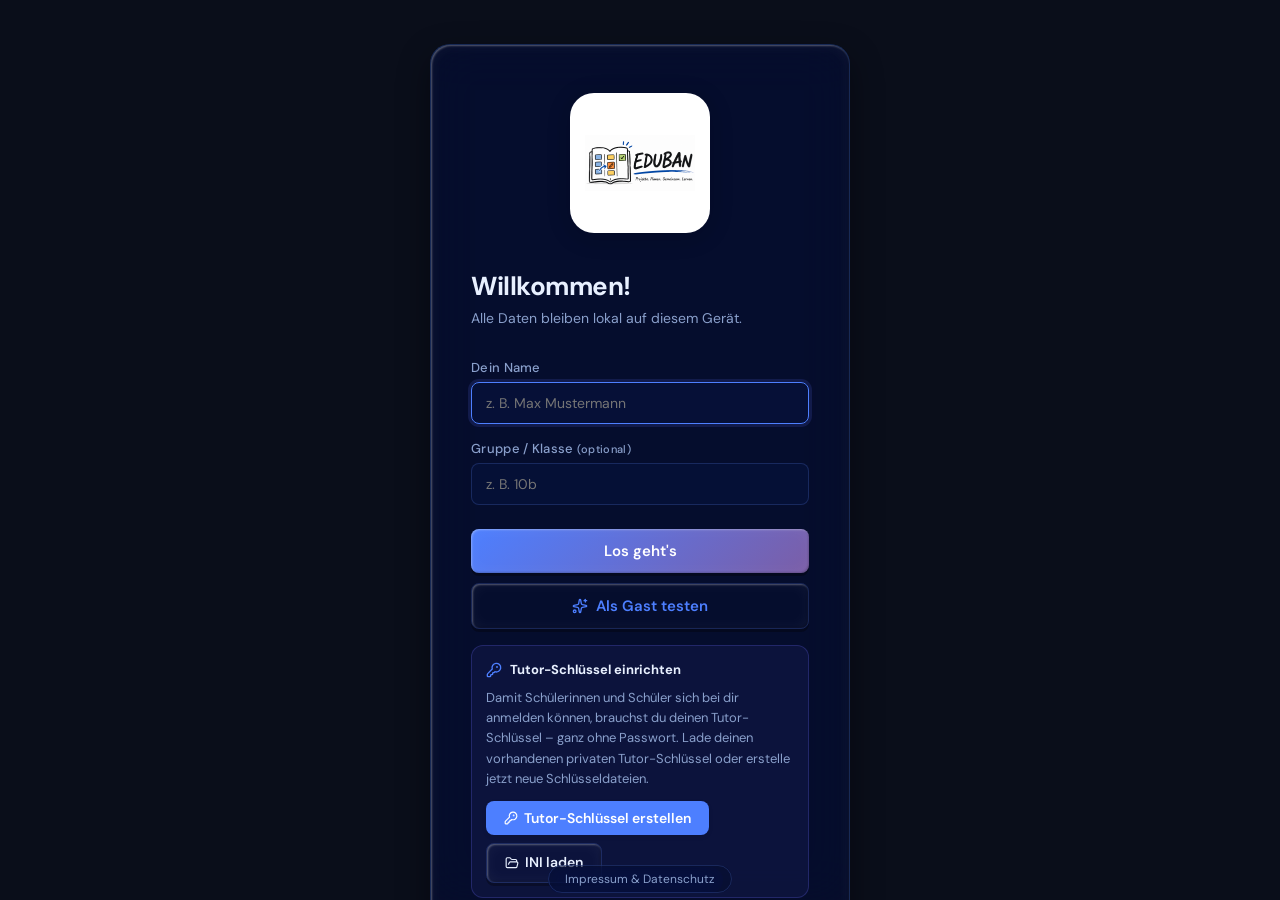
<file: app.html>
<!DOCTYPE html>
<html lang="de">
<head>
  <meta charset="UTF-8" />
  <meta name="viewport" content="width=device-width, initial-scale=1.0, maximum-scale=1.0, user-scalable=no"/>
  <title>EDUBAN – Board</title>

  <link rel="icon" type="image/png" sizes="512x512" href="images/logo-512.png"/>
  <link rel="icon" type="image/png" sizes="192x192" href="images/logo-192.png"/>
  
  <script src="fonts/lucide.min.js"></script>

  <link rel="stylesheet" href="style.css?v=28" />

<link rel="manifest" href="manifest.json">
  <meta name="theme-color" content="#0a0e1a">
  <meta name="mobile-web-app-capable" content="yes"> <meta name="apple-mobile-web-app-capable" content="yes"> <meta name="apple-mobile-web-app-status-bar-style" content="black-translucent">
  <meta name="apple-mobile-web-app-title" content="EDUBAN">
  <link rel="apple-touch-icon" href="images/logo-192.png">
  <script>
    if ('serviceWorker' in navigator) {
      window.addEventListener('load', () => {
        navigator.serviceWorker.register('sw.js').catch(err => console.log('SW Error:', err));
      });
    }
  </script>

</head>
  
<body>

<div id="bg-layer"></div>
<div id="bg-overlay"></div>

<div id="loading-screen" class="loading">
  <div class="spinner"></div>
  <span>Wird geladen…</span>
</div>

<!-- ── SCHÜLER-LOGIN-SCREEN ───────────────────────────── -->
<div id="student-auth-screen" style="display:none; position:fixed; inset:0; background:var(--bg-body); z-index:900; overflow-y:auto; flex-direction:column; align-items:center; justify-content:flex-start; padding:20px;">
  <div class="auth-box" style="max-width:420px; margin:auto;">
    <div class="auth-logo">
      <div style="background:#ffffff; border-radius:24px; width:100px; height:100px; display:flex; align-items:center; justify-content:center; box-shadow:0 4px 24px rgba(0,0,0,0.15);">
        <img src="images/logo.png" style="width:78px; height:78px; object-fit:contain;" alt="EDUBAN" onerror="this.style.display='none';"/>
      </div>
    </div>

    <!-- Schritt 1 (Standard): Anmelden mit der eigenen Schüler-INI -->
    <div id="student-step-login" style="display:none;">
      <div class="auth-title" style="font-size:20px;">Anmelden</div>
      <div class="auth-subtitle" style="margin-bottom:20px;">Wähle deine persönliche <strong>Schüler-INI-Datei</strong> – mehr brauchst du nicht:</div>
      <div style="position:relative; width:100%;">
        <input type="file" id="student-ini-file-input" style="position:absolute; inset:0; width:100%; height:100%; opacity:0; cursor:pointer; z-index:2;" onchange="loadStudentIniFromFile(event)"/>
        <div class="btn btn-primary" aria-hidden="true" style="width:100%; padding:14px; font-size:15px; display:flex; align-items:center; justify-content:center; gap:8px; pointer-events:none;">
          <i data-lucide="folder-open" style="width:18px;height:18px;"></i> Schüler-INI auswählen
        </div>
      </div>
      <div id="student-ini-load-error" style="color:#ef4444; font-size:13px; margin-top:12px; min-height:18px;"></div>
      <div style="text-align:center; margin-top:20px; padding-top:16px; border-top:1px solid var(--border);">
        <span style="font-size:12px; color:var(--text-muted);">Noch keine Schüler-INI?</span><br>
        <button onclick="showTeacherSelection()" style="margin-top:6px; background:none; border:none; color:var(--accent); font-size:13px; cursor:pointer; text-decoration:underline; padding:0;">Neu registrieren mit der Tutor-INI.</button>
      </div>
    </div>

    <!-- Schritt 2 (Registrierung, Teil 1): Tutor-INI laden -->
    <div id="student-step-teacher" style="display:none;">
      <div class="auth-title" style="font-size:20px;">Neu registrieren</div>
      <div class="auth-subtitle" style="margin-bottom:20px;">Dein Tutor hat dir seine <strong>Tutor-INI-Datei</strong> gegeben. Lade sie hier hoch:</div>
      <div style="position:relative; width:100%;">
        <input type="file" id="ini-file-input" style="position:absolute; inset:0; width:100%; height:100%; opacity:0; cursor:pointer; z-index:2;" onchange="loadIniFromFile(event)"/>
        <div class="btn btn-primary" aria-hidden="true" style="width:100%; padding:14px; font-size:15px; display:flex; align-items:center; justify-content:center; gap:8px; pointer-events:none;">
          <i data-lucide="folder-open" style="width:18px;height:18px;"></i> Tutor-INI auswählen
        </div>
      </div>
      <div id="ini-load-error" style="color:#ef4444; font-size:13px; margin-top:12px; min-height:18px;"></div>
      <div style="text-align:center; margin-top:20px; padding-top:16px; border-top:1px solid var(--border);">
        <span style="font-size:12px; color:var(--text-muted);">Du hast schon eine Schüler-INI?</span><br>
        <button onclick="showStudentIniLogin()" style="margin-top:6px; background:none; border:none; color:var(--accent); font-size:13px; cursor:pointer; text-decoration:underline; padding:0;">Zurück zur Anmeldung.</button>
      </div>
    </div>

    <!-- Schritt 3 (Registrierung, Teil 2): Name → Schüler-INI wird erstellt -->
    <div id="student-step-register" style="display:none;">
      <div class="auth-title" style="font-size:20px;">Deine Schüler-INI erstellen</div>
      <div style="font-size:13px; color:var(--text-muted); margin-bottom:4px;">Tutor: <strong id="student-teacher-label" style="color:var(--text);"></strong></div>
      <input type="hidden" id="student-teacher-hidden"/>
      <div style="background:rgba(34,197,94,0.08); border:1px solid rgba(34,197,94,0.3); border-radius:8px; padding:10px 12px; font-size:12px; color:#4ade80; margin:12px 0; line-height:1.5;">
        <i data-lucide="key-round" style="width:14px;height:14px;vertical-align:-2px;flex-shrink:0;"></i> Es wird eine <strong>Schüler-INI-Datei</strong> erstellt und gespeichert. Sie ist dein Schlüssel: Damit meldest du dich künftig auf jedem Gerät an. <strong>Bewahre sie gut auf!</strong>
      </div>
      <div class="form-group">
        <label>Dein Name</label>
        <input type="text" id="student-reg-name" placeholder="Vor- und Nachname" autocomplete="name"/>
      </div>
      <div id="student-reg-error" style="color:#ef4444; font-size:13px; min-height:18px; margin-bottom:8px;"></div>
      <button id="student-reg-submit" class="btn btn-primary" onclick="submitStudentRegister()" style="width:100%;">Schüler-INI erstellen &amp; anmelden</button>
      <div style="text-align:center; margin-top:20px; padding-top:16px; border-top:1px solid var(--border);">
        <span style="font-size:12px; color:var(--text-muted);">Du hast schon eine Schüler-INI?</span><br>
        <button onclick="showStudentIniLogin()" style="margin-top:6px; background:none; border:none; color:var(--accent); font-size:13px; cursor:pointer; text-decoration:underline; padding:0;">Zurück zur Anmeldung.</button>
      </div>
    </div>

    <div style="margin-top:18px; padding-top:16px; border-top:1px solid var(--border);">
      <button class="btn btn-ghost" onclick="loginAsGuest('student')" style="width:100%; display:flex; align-items:center; justify-content:center; gap:8px;">
        <i data-lucide="sparkles" style="width:16px;height:16px;"></i> Als Gast testen
      </button>
    </div>
  </div>
</div>

<!-- ── PROFIL-EINGABE LEHRER (erster Start) ──────────── -->
<div id="auth-screen" style="display:none;">
  <div class="auth-box">
    <div class="auth-logo">
      <div style="background:#ffffff; border-radius:24px; width:140px; height:140px; display:flex; align-items:center; justify-content:center; box-shadow:0 4px 24px rgba(0,0,0,0.15);">
        <img src="images/logo.png" style="width:110px; height:110px; object-fit:contain;" alt="EDUBAN" onerror="this.style.display='none';"/>
      </div>
    </div>

    <div class="auth-title">Willkommen!</div>
    <div class="auth-subtitle">Alle Daten bleiben lokal auf diesem Gerät.</div>
    <div class="error-msg" id="profile-error"></div>

    <div class="form-group">
      <label>Dein Name</label>
      <input type="text" id="profile-name" placeholder="z. B. Max Mustermann" autocomplete="name"/>
    </div>

    <div class="form-group">
      <label>Gruppe / Klasse <span style="color:var(--text-muted); font-size:11px;">(optional)</span></label>
      <input type="text" id="profile-group" placeholder="z. B. 10b"/>
    </div>

    <button class="btn btn-primary" onclick="saveProfile()" style="width:100%; margin-top:8px;">Los geht's</button>

    <button class="btn btn-ghost" onclick="loginAsGuest('teacher')" style="width:100%; margin-top:10px; display:flex; align-items:center; justify-content:center; gap:8px;">
      <i data-lucide="sparkles" style="width:16px;height:16px;"></i> Als Gast testen
    </button>

    <div id="first-run-setup" style="display:none; margin-top:16px; padding:14px; border:1px solid rgba(99,102,241,0.25); background:rgba(99,102,241,0.08); border-radius:12px; text-align:left; font-size:13px; line-height:1.55; color:var(--text-muted);">
      <div style="display:flex; align-items:center; gap:8px; color:var(--text); font-weight:700; margin-bottom:8px;">
        <i data-lucide="key-round" style="width:16px;height:16px;color:var(--accent);"></i>
        Tutor-Schlüssel einrichten
      </div>

      <div>
        Damit Schülerinnen und Schüler sich bei dir anmelden können, brauchst du deinen Tutor-Schlüssel – ganz ohne Passwort. Lade deinen vorhandenen privaten Tutor-Schlüssel oder erstelle jetzt neue Schlüsseldateien.
      </div>

      <div style="display:flex; gap:8px; flex-wrap:wrap; margin-top:12px;">
        <button class="btn-sm btn-sm-primary" onclick="showCreateIniModal()" style="display:flex;align-items:center;gap:6px;">
          <i data-lucide="key-round" style="width:14px;height:14px;"></i> Tutor-Schlüssel erstellen
        </button>

        <div style="position:relative; display:inline-flex;">
          <input
            type="file"
            id="teacher-ini-file-input-first-run"
            style="position:absolute; inset:0; width:100%; height:100%; opacity:0; cursor:pointer; z-index:2;"
            onchange="loadTeacherIniFromFile(event)"
          />

          <div
            class="btn-sm btn-sm-ghost"
            aria-hidden="true"
            style="display:flex;align-items:center;gap:6px; pointer-events:none;"
          >
            <i data-lucide="folder-open" style="width:14px;height:14px;"></i> INI laden
          </div>
        </div>
      </div>
    </div>

    <div id="tutor-relogin-hint" style="display:none; text-align:center; margin-top:20px; padding-top:16px; border-top:1px solid var(--border);">
      <span style="font-size:12px; color:var(--text-muted);">Bereits registriert?</span><br>
      <button onclick="resumeTutorSession()" style="margin-top:6px; background:none; border:none; color:var(--accent); font-size:13px; cursor:pointer; text-decoration:underline; padding:0;">Zurück zur App.</button>
    </div>
  </div>
</div>



<div id="app-screen">
  <div class="sidebar-backdrop" id="sidebar-backdrop" onclick="closeSidebar()"></div>


  <div class="main-layout">
    <div class="sidebar" id="sidebar-el">
      <div class="sidebar-header">
  <div class="logo-section">
    <div class="logo-wrapper">
      <img src="images/logo.png" alt="EDUBAN" onerror="this.style.display='none';"/>
    </div>
    <button class="sidebar-close-btn" onclick="closeSidebar()" title="Menü schließen">
      <i data-lucide="x" style="width:16px;height:16px;"></i>
    </button>
  </div>
  
  <div id="user-sidebar-info" onclick="openProfileEdit()" style="cursor: pointer; display: flex; align-items: center; gap: 10px; padding: 6px 8px; border-radius: 6px; transition: background 0.2s;" onmouseover="this.style.backgroundColor='var(--bg-hover)'" onmouseout="this.style.backgroundColor='transparent'">
  
  <i class="icon-user user-icon" style="flex-shrink: 0; font-size: 16px;"></i>
  
  <div style="display: flex; flex-direction: column; overflow: hidden; flex-grow: 1;">
    <span id="user-name-display" style="font-weight: 600; white-space: nowrap; overflow: hidden; text-overflow: ellipsis;">Lädt...</span>
    <span style="font-size: 11px; color: var(--text-muted); margin-top: 2px;">
      Gruppe: <span id="sidebar-user-group">...</span>
    </span>
    <span id="sidebar-role-badge" style="display:inline-block; margin-top:3px; font-size:10px; font-weight:700; letter-spacing:0.04em; padding:1px 7px; border-radius:20px; background:rgba(99,102,241,0.2); color:#818cf8; border:1px solid rgba(99,102,241,0.35);">Lehrkraft</span>
  </div>

  <i class="icon-edit" style="color: var(--text-muted); flex-shrink: 0; font-size: 12px;"></i>

</div>
</div>
      
      <div class="sidebar-boards-area">
        <div class="sidebar-section">
          <div class="sidebar-label">Meine Boards</div>
          <div id="boards-list"></div>
          <button class="btn-new-board" onclick="showNewBoard()">
            <svg xmlns="http://www.w3.org/2000/svg" width="14" height="14" viewBox="0 0 24 24" fill="none" stroke="currentColor" stroke-width="2" stroke-linecap="round" stroke-linejoin="round"><path d="M5 12h14"/><path d="M12 5v14"/></svg> Neues Board
          </button>
        </div>
      </div>

      <div class="sidebar-bottom">
        <div class="sidebar-divider-line"></div>
        <button class="sidebar-action-btn" onclick="toggleSettingsPanel()">
          <svg xmlns="http://www.w3.org/2000/svg" width="16" height="16" viewBox="0 0 24 24" fill="none" stroke="currentColor" stroke-width="2" stroke-linecap="round" stroke-linejoin="round"><rect width="18" height="18" x="3" y="3" rx="2"/><circle cx="9" cy="9" r="2"/><path d="m21 15-3.086-3.086a2 2 0 0 0-2.828 0L6 21"/></svg> Einstellungen
        </button>
        <button class="sidebar-action-btn" onclick="openHelp()">
          <svg xmlns="http://www.w3.org/2000/svg" width="16" height="16" viewBox="0 0 24 24" fill="none" stroke="currentColor" stroke-width="2" stroke-linecap="round" stroke-linejoin="round"><path d="M2 3h6a4 4 0 0 1 4 4v14a3 3 0 0 0-3-3H2z"/><path d="M22 3h-6a4 4 0 0 0-4 4v14a3 3 0 0 1 3-3h7z"/></svg> Hilfe
        </button>
        <button class="sidebar-action-btn" onclick="openAdminArea()" id="sidebar-admin-btn">
          <svg xmlns="http://www.w3.org/2000/svg" width="16" height="16" viewBox="0 0 24 24" fill="none" stroke="currentColor" stroke-width="2" stroke-linecap="round" stroke-linejoin="round"><path d="M20 13c0 5-3.5 7.5-7.66 8.95a1 1 0 0 1-.67-.01C7.5 20.5 4 18 4 13V6a1 1 0 0 1 1-1c2 0 4.5-1.2 6.24-2.72a1.17 1.17 0 0 1 1.52 0C14.51 3.81 17 5 19 5a1 1 0 0 1 1 1z"/></svg> Admin
        </button>
        <button class="sidebar-action-btn" onclick="toggleFilemanagementPanel()">
          <i data-lucide="hard-drive-download" style="width:16px;height:16px;"></i> Dateien
        </button>
        <div class="sidebar-divider-line"></div>
        <button class="sidebar-action-btn" onclick="openProfileEdit()">
          <svg xmlns="http://www.w3.org/2000/svg" width="16" height="16" viewBox="0 0 24 24" fill="none" stroke="currentColor" stroke-width="2" stroke-linecap="round" stroke-linejoin="round"><path d="M20 21v-2a4 4 0 0 0-4-4H8a4 4 0 0 0-4 4v2"/><circle cx="12" cy="7" r="4"/></svg> Profil bearbeiten
        </button>
        <div class="sidebar-divider-line"></div>
        <button class="sidebar-action-btn" id="sidebar-relogin-btn" onclick="loginAsStudentFromSidebar()" style="font-size:12px; opacity:0.75;">
          <i data-lucide="rotate-ccw" style="width:16px;height:16px;"></i> Neu als Schüler anmelden
        </button>
        <button class="sidebar-action-btn" id="sidebar-logout-btn" onclick="logoutUser()" style="color: var(--danger, #ef4444);">
          <i data-lucide="log-out" style="width:16px;height:16px;"></i> Abmelden
        </button>
      </div>
    </div>

    <div class="board-area" id="board-area">
      <div class="empty-state" id="empty-state">
        <div class="empty-icon">
          <img src="images/logo.png" alt="EDUBAN" style="width:100%; height:100%; object-fit:contain;" onerror="this.style.display='none';"/>
        </div>
        <div class="empty-title">Willkommen!</div>
        <div class="empty-sub">Erstelle dein erstes Board und organisiere deine Aufgaben.</div>
        <div class="empty-actions">
          <button class="btn-create-first" onclick="showNewBoard()">Erstes Board erstellen</button>
          <button class="btn-create-first" onclick="showImport()">KI-Import</button>
          <button class="btn-circle empty-menu-btn" onclick="openSidebar()" data-tooltip="Menü öffnen">
            <i data-lucide="menu"></i>
          </button>
        </div>
      </div>
      <div id="board-content" style="display:none;">

        
       <div class="board-header" style="display:flex; align-items:center; gap:12px; flex-wrap:wrap;">
          <button class="btn-circle" onclick="openSidebar()" data-tooltip="Menü öffnen">
            <i data-lucide="menu"></i>
          </button>
          <div class="board-title-display" id="board-title-display" onclick="editBoardName()" title="Klicken zum Bearbeiten"></div>
          <input type="text" id="board-title-input" class="board-title-input" style="display:none;" onblur="saveBoardName()" onkeydown="if(event.key === 'Enter') saveBoardName()" />

          <div style="flex:1;"></div>

        <button class="btn-circle" id="btn-aging-pause" onclick="toggleAgingPause()" data-tooltip="Aging pausieren">
  <i data-lucide="hourglass" id="aging-pause-icon" style="width:20px;height:20px;"></i>
</button>

          <button class="btn-ideas" onclick="openIdeas()" title="Ideen">
            <i data-lucide="lightbulb" style="width:16px;height:16px;"></i>
            <span>Ideen</span>
            <span class="idea-count-badge" id="idea-count-badge" style="display:none;">0</span>
          </button>

          <button class="btn-reflection" id="btn-reflection-start" onclick="startReflectionPhase()" title="Reflexionsphase starten" style="display:none;">
            <i data-lucide="sparkles" style="width:16px;height:16px;"></i>
            <span>Reflexion</span>
          </button>

          <!--

<button class="btn-ideas" onclick="openMilestonesModal()" title="Projektphasen">

  <i data-lucide="flag" style="width:16px;height:16px;"></i>

  <span>Meilensteine</span>

</button>

-->

         <button class="btn-circle" id="btn-undo" onclick="undoLastAction()" title="Nichts zum Rückgängigmachen">
  <svg xmlns="http://www.w3.org/2000/svg" width="20" height="20" viewBox="0 0 24 24" fill="none" stroke="currentColor" stroke-width="2" stroke-linecap="round" stroke-linejoin="round"><polyline points="1 4 1 10 7 10"/><path d="M3.51 15a9 9 0 1 0 2.13-9.36L1 10"/></svg>
</button>

          <button class="btn-circle" onclick="openUBahnModal()" data-tooltip="Streckennetz">
            <i data-lucide="train-front"></i>
          </button>

          <button class="btn-circle" onclick="showExport()" data-tooltip="In Text umwandeln">
            <i data-lucide="file-text"></i>
          </button>
          
          <button class="btn-circle" onclick="showImport()" data-tooltip="KI Import">
  <i data-lucide="download"></i>
</button>
          
          <button class="btn-circle" onclick="showAiPrompt()" data-tooltip="KI-Assistent">
            <svg xmlns="http://www.w3.org/2000/svg" width="20" height="20" viewBox="0 0 24 24" fill="none" stroke="currentColor" stroke-width="2" stroke-linecap="round" stroke-linejoin="round"><path d="M12 8V4H8"/><rect width="16" height="12" x="4" y="8" rx="2"/><path d="M2 14h2"/><path d="M20 14h2"/><path d="M15 13v2"/><path d="M9 13v2"/></svg>
          </button>
        </div>

        <div id="milestones-panel" class="milestones-panel"></div>
        
        <div class="columns-container" id="columns-container"></div>
      </div>
    </div>
  </div>
</div>

<div id="modal-ideas" class="modal-overlay" style="display:none;" onclick="closeModal('modal-ideas')">
  <div class="modal modal-ideas" onclick="event.stopPropagation()">
    <div class="ideas-header">
      <div>
        <div class="modal-title">Ideen</div>
        <div class="ideas-subtitle">Karten sammeln, bevor sie ins Board wandern.</div>
      </div>
      <button class="card-btn" onclick="closeModal('modal-ideas')" title="Schließen">
        <i data-lucide="x" style="width:16px;height:16px;"></i>
      </button>
    </div>

    <div class="ideas-layout">
      <div class="ideas-form">
        <div class="form-group">
          <label>Neue Idee</label>
          <textarea id="new-idea-text" class="add-card-textarea" rows="3" placeholder="Aufgabe oder Kartenidee beschreiben…"></textarea>
        </div>
        <div class="form-group">
          <label>Beschreibung</label>
          <textarea id="new-idea-description" class="add-card-textarea" rows="4" placeholder="Optional: Kriterien, Hinweise, Material…"></textarea>
        </div>
        <div class="ideas-grid">
          <div class="form-group">
            <label>Priorität</label>
            <select id="new-idea-priority" class="priority-select">
              <option value="">Keine</option>
              <option value="hoch">Hoch</option>
              <option value="mittel">Mittel</option>
              <option value="niedrig">Niedrig</option>
            </select>
          </div>
          <div class="form-group">
            <label>Fällig</label>
            <input type="date" id="new-idea-due" class="ideas-input"/>
          </div>
        </div>
        <div class="form-group">
          <label>Zuweisen an</label>
          <select id="new-idea-assignee" class="priority-select"></select>
        </div>
        <div class="form-group">
          <label>Zeit</label>
          <div class="ideas-time-row">
            <input type="number" id="new-idea-time-d" min="0" placeholder="Tage" class="ideas-input"/>
            <input type="number" id="new-idea-time-h" min="0" max="23" placeholder="Std." class="ideas-input"/>
            <input type="number" id="new-idea-time-m" min="0" max="59" placeholder="Min." class="ideas-input"/>
          </div>
        </div>
        <button class="btn-sm btn-sm-primary" onclick="addIdea()" style="width:100%; justify-content:center;">
          <i data-lucide="plus" style="width:14px;height:14px;"></i> Idee speichern
        </button>
      </div>

      <div class="ideas-list-wrap">
        <div id="ideas-list" class="ideas-list"></div>
      </div>
    </div>
  </div>
</div>

<div id="modal-edit-idea" class="modal-overlay" style="display:none;" onclick="closeModal('modal-edit-idea')">
  <div class="modal" onclick="event.stopPropagation()">
    <div class="modal-title">Idee bearbeiten</div>
    <input type="hidden" id="edit-idea-id"/>
    <div class="form-group">
      <label>Text</label>
      <textarea id="edit-idea-text" class="add-card-textarea" rows="2"></textarea>
    </div>
    <div class="form-group">
      <label>Beschreibung</label>
      <textarea id="edit-idea-description" class="add-card-textarea" rows="4"></textarea>
    </div>
    <div class="ideas-grid">
      <div class="form-group">
        <label>Priorität</label>
        <select id="edit-idea-priority" class="priority-select">
          <option value="">Keine</option>
          <option value="hoch">Hoch</option>
          <option value="mittel">Mittel</option>
          <option value="niedrig">Niedrig</option>
        </select>
      </div>
      <div class="form-group">
        <label>Fällig</label>
        <input type="date" id="edit-idea-due" class="ideas-input"/>
      </div>
    </div>
    <div class="form-group">
      <label>Zuweisen an</label>
      <select id="edit-idea-assignee" class="priority-select"></select>
    </div>
    <div class="form-group">
      <label>Zeit</label>
      <div class="ideas-time-row">
        <input type="number" id="edit-idea-time-d" min="0" placeholder="Tage" class="ideas-input"/>
        <input type="number" id="edit-idea-time-h" min="0" max="23" placeholder="Std." class="ideas-input"/>
        <input type="number" id="edit-idea-time-m" min="0" max="59" placeholder="Min." class="ideas-input"/>
      </div>
    </div>
    <div class="modal-actions">
      <button class="btn-sm btn-sm-ghost" onclick="closeModal('modal-edit-idea')">Abbrechen</button>
      <button class="btn-sm btn-sm-primary" onclick="saveEditIdea()">Speichern</button>
    </div>
  </div>
</div>

<div id="modal-milestones" class="modal-overlay" style="display:none;" onclick="closeModal('modal-milestones')">
  <div class="modal" onclick="event.stopPropagation()" style="max-width:720px; max-height:90vh; display:flex; flex-direction:column;">
    <div style="display:flex;justify-content:space-between;align-items:center;gap:12px;margin-bottom:14px;">
      <div>
        <div class="modal-title">Projektphasen / Meilensteine</div>
        <div style="font-size:12px;color:var(--text-muted);margin-top:4px;">Phasen werden nacheinander erreicht, sobald alle zugeordneten Karten in „Fertig" liegen.</div>
      </div>
      <button class="btn-sm btn-sm-ghost" onclick="closeModal('modal-milestones')">✕</button>
    </div>
    <div id="milestone-card-hint" style="font-size:11px;color:var(--text-muted);line-height:1.5;margin-bottom:12px;"></div>
    <div id="milestone-list" style="display:flex;flex-direction:column;gap:8px;overflow:auto;min-height:90px;margin-bottom:16px;"></div>
    <div style="border-top:1px solid var(--border);padding-top:14px;">
      <input type="hidden" id="milestone-edit-id"/>
      <div class="form-group">
        <label>Name der Phase</label>
        <input type="text" id="milestone-name" class="settings-input" placeholder="z. B. Vorbereitung abgeschlossen" style="width:100%;"/>
      </div>
      <div class="form-group" style="margin-top:10px;">
        <label>Beschreibung</label>
        <textarea id="milestone-description" class="settings-input" rows="2" placeholder="Woran erkennt man, dass diese Phase erreicht ist?" style="width:100%;resize:vertical;"></textarea>
      </div>
      <div class="form-group" style="margin-top:10px;">
        <label>Zugeordnete Kartenlabels</label>
        <input type="text" id="milestone-labels" class="settings-input" placeholder="A, B, C" style="width:100%;"/>
      </div>
      <div class="modal-actions" style="margin-top:14px;">
        <button class="btn-sm btn-sm-ghost" onclick="closeModal('modal-milestones')">Schließen</button>
        <button class="btn-sm btn-sm-primary" onclick="saveMilestone()">Phase speichern</button>
      </div>
    </div>
  </div>
</div>

<div id="modal-new-board" class="modal-overlay" style="display:none;" onclick="closeModal('modal-new-board')">
  <div class="modal" onclick="event.stopPropagation()" style="max-width:480px;">
    <div style="display:flex; align-items:center; gap:8px; margin-bottom:24px;">
      <div class="wizard-step active" id="ws-1">1</div>
      <div class="wizard-line"></div>
      <div class="wizard-step" id="ws-2">2</div>
      <div class="wizard-line"></div>
      <div class="wizard-step" id="ws-3">3</div>
      <span style="margin-left:8px; font-size:13px; color:var(--text-muted);" id="wizard-label">Board benennen</span>
    </div>

    <div id="wizard-step-1">
      <div class="modal-title">Wie soll das Board heißen?</div>
      <div class="form-group" style="margin-top:16px;">
        <label>Board-Name</label>
        <input type="text" id="new-board-name" placeholder="z.B. Schulprojekt, Sprint 1, Privat…"/>
      </div>
      <div class="modal-actions">
        <button class="btn-sm btn-sm-ghost" onclick="closeModal('modal-new-board')">Abbrechen</button>
        <button class="btn-sm btn-sm-primary" onclick="wizardNext(2)">Weiter →</button>
      </div>
    </div>

    <div id="wizard-step-2" style="display:none;">
      <div class="modal-title">Wie viele Personen arbeiten mit?</div>
      <p style="font-size:13px; color:var(--text-muted); margin:8px 0 20px;">Das WIP-Limit wird automatisch berechnet.</p>
      <div class="member-count-grid" id="member-count-grid"></div>
      <div class="modal-actions">
        <button class="btn-sm btn-sm-ghost" onclick="wizardNext(1)">← Zurück</button>
        <button class="btn-sm btn-sm-primary" onclick="wizardNext(3)">Weiter →</button>
      </div>
    </div>

    <div id="wizard-step-3" style="display:none;">
      <div class="modal-title">Wie heißen die Teammitglieder?</div>
      <p style="font-size:13px; color:var(--text-muted); margin:8px 0 16px;">Nicknames oder Vornamen – wie ihr möchtet.</p>
      <div id="nickname-inputs"></div>
      <div class="modal-actions">
        <button class="btn-sm btn-sm-ghost" onclick="wizardNext(2)">← Zurück</button>
        <button class="btn-sm btn-sm-primary" onclick="createBoard()">Board erstellen ✓</button>
      </div>
    </div>
  </div>
</div>

<div id="modal-new-column" class="modal-overlay" style="display:none;" onclick="closeModal('modal-new-column')">
  <div class="modal" onclick="event.stopPropagation()">
    <div class="modal-title">Neue Spalte hinzufügen</div>
    <div class="form-group">
      <label>Spaltenname</label>
      <input type="text" id="new-column-name" placeholder="z.B. Offen, In Bearbeitung, Fertig…"/>
    </div>
    <div class="modal-actions">
      <button class="btn-sm btn-sm-ghost" onclick="closeModal('modal-new-column')">Abbrechen</button>
      <button class="btn-sm btn-sm-primary" onclick="createColumn()">Hinzufügen</button>
    </div>
  </div>
</div>

<div id="modal-edit-card" class="modal-overlay" style="display:none;" onclick="closeModal('modal-edit-card')">
  <div class="modal" onclick="event.stopPropagation()">
    <div class="modal-title">Karte bearbeiten</div>
    <input type="hidden" id="edit-card-id"/>
    <input type="hidden" id="edit-card-col"/>

    <div id="edit-card-milestone-info" style="margin:0 0 12px;padding:9px 11px;border:1px solid rgba(77,127,255,0.24);border-radius:8px;background:rgba(77,127,255,0.08);"></div>
    
    <div class="form-group">
      <label>Text</label>
      <textarea id="edit-card-text" class="add-card-textarea" rows="2"></textarea>
    </div>

    <div class="form-group">
      <label>Beschreibung</label>
      <textarea id="edit-card-description" rows="3" style="width: 100%; padding: 8px; border-radius: 6px; border: 1px solid var(--border); background: var(--bg-card); color: var(--text);"></textarea>
    </div>

    <div class="form-group">
      <label>Ergebnis</label>
      <textarea id="edit-card-result" rows="3" style="width: 100%; padding: 8px; border-radius: 6px; border: 1px solid var(--border); background: var(--bg-card); color: var(--text);"></textarea>
    </div>

    <div class="form-group">
      <label>Geschätzte Bearbeitungszeit</label>
      <div style="display: flex; gap: 10px;">
        <div style="flex: 1; display: flex; flex-direction: column; gap: 4px;">
          <input type="number" id="edit-card-time-d" min="0" placeholder="0" style="width: 100%; padding: 8px; border-radius: 6px; border: 1px solid var(--border); background: var(--bg-card); color: var(--text);">
          <span style="font-size: 10px; color: var(--text-muted);">Tage</span>
        </div>
        <div style="flex: 1; display: flex; flex-direction: column; gap: 4px;">
          <input type="number" id="edit-card-time-h" min="0" max="23" placeholder="0" style="width: 100%; padding: 8px; border-radius: 6px; border: 1px solid var(--border); background: var(--bg-card); color: var(--text);">
          <span style="font-size: 10px; color: var(--text-muted);">Stunden</span>
        </div>
        <div style="flex: 1; display: flex; flex-direction: column; gap: 4px;">
          <input type="number" id="edit-card-time-m" min="0" max="59" placeholder="0" style="width: 100%; padding: 8px; border-radius: 6px; border: 1px solid var(--border); background: var(--bg-card); color: var(--text);">
          <span style="font-size: 10px; color: var(--text-muted);">Minuten</span>
        </div>
      </div>
    </div>

    <div style="display:grid; grid-template-columns:1fr 1fr; gap:12px; margin-top: 12px;">
      <div class="form-group">
        <label>Priorität</label>
        <select id="edit-card-priority" class="priority-select" style="width:100%">
          <option value="">Keine</option>
          <option value="hoch">🔴 Hoch</option>
          <option value="mittel">🟡 Mittel</option>
          <option value="niedrig">🟢 Niedrig</option>
        </select>
      </div>
      <div class="form-group">
        <label>Fälligkeitsdatum</label>
        <input type="date" id="edit-card-due" style="color-scheme:dark; width:100%; padding: 8px; border-radius: 6px; border: 1px solid var(--border); background: var(--bg-card); color: var(--text);"/>
      </div>
    </div>
    
    <div class="form-group">
      <label id="edit-card-assignee-label">Zuweisen an</label>
      <select id="edit-card-assignee" class="priority-select" style="width:100%">
        <option value="">– Niemand –</option>
      </select>
    </div>
    
    <div class="modal-actions">
      <button class="btn-sm btn-sm-ghost" onclick="closeModal('modal-edit-card')">Abbrechen</button>
      <button class="btn-sm btn-sm-primary" onclick="saveEditCard()">Speichern</button>
    </div>
  </div>
</div>

  
<div id="modal-edit-board-meta" class="modal-overlay" style="display:none;" onclick="closeModal('modal-edit-board-meta')">
  <div class="modal" onclick="event.stopPropagation()">
    <div class="modal-title">Board-Einstellungen</div>
    
    <input type="hidden" id="edit-board-id" />

    <div class="form-group">
      <label>Board-Name</label>
      <input type="text" id="edit-board-name" style="width:100%; padding: 8px; border-radius: 4px; border: 1px solid var(--border); background: var(--bg-card); color: var(--text);" />
    </div>
    
    <div class="form-group">
      <label>Zugeordnete Lerngruppe (GroupID)</label>
      <input type="text" id="edit-board-group" style="width:100%; padding: 8px; border-radius: 4px; border: 1px solid var(--border); background: var(--bg-card); color: var(--text);" />
    </div>

    <div id="board-members-list" style="margin-bottom:12px;"></div>
    
    <div id="board-edit-error" style="color: #ef4444; font-size: 13px; margin-bottom: 10px;"></div>

    <div class="modal-actions">
      <button class="btn-sm btn-sm-ghost" onclick="closeModal('modal-edit-board-meta')">Abbrechen</button>
      <button class="btn-sm btn-sm-primary" onclick="saveBoardMeta()">Speichern</button>
    </div>
  </div>
</div>

<div id="modal-edit-profile" class="modal-overlay" style="display:none;" onclick="closeModal('modal-edit-profile')">
  <div class="modal" onclick="event.stopPropagation()">
    <div class="modal-title">Profil bearbeiten</div>
    
    <div class="form-group">
      <label>Name</label>
      <input type="text" id="profile-name" style="width:100%; padding: 8px; border-radius: 4px; border: 1px solid var(--border); background: var(--bg-card); color: var(--text);" />
    </div>
    
    <div class="form-group">
      <label>Lerngruppe (GroupID)</label>
      <input type="text" id="profile-group" style="width:100%; padding: 8px; border-radius: 4px; border: 1px solid var(--border); background: var(--bg-card); color: var(--text);" />
    </div>
    
    <div class="form-group">
      <label>E-Mail-Adresse (nicht änderbar)</label>
      <input type="email" id="profile-email" disabled style="width:100%; padding: 8px; border-radius: 4px; border: 1px solid var(--border); background: var(--bg-body); color: var(--text-muted); opacity: 0.7; cursor: not-allowed;" />
    </div>
    
    <div id="profile-error" style="color: #ef4444; font-size: 13px; margin-bottom: 10px;"></div>

    <div class="modal-actions">
      <button class="btn-sm btn-sm-ghost" onclick="closeModal('modal-edit-profile')">Abbrechen</button>
      <button class="btn-sm btn-sm-primary" onclick="saveProfile()">Speichern</button>
    </div>
  </div>
</div>
  
<div id="settings-panel" style="display:none;">
  <div class="settings-overlay" onclick="toggleSettingsPanel()"></div>
  <div class="settings-drawer">
    <div class="settings-header">
      <span class="settings-title" style="display:flex;align-items:center;gap:8px;">
        <svg xmlns="http://www.w3.org/2000/svg" width="16" height="16" viewBox="0 0 24 24" fill="none" stroke="currentColor" stroke-width="2" stroke-linecap="round" stroke-linejoin="round"><rect width="18" height="18" x="3" y="3" rx="2"/><circle cx="9" cy="9" r="2"/><path d="m21 15-3.086-3.086a2 2 0 0 0-2.828 0L6 21"/></svg> 
        Einstellungen
      </span>
      <button class="settings-close" onclick="toggleSettingsPanel()">✕</button>
    </div>

    <div class="settings-body">
      <div class="settings-label">Erscheinungsbild</div>
      <div style="display:flex; gap:10px; margin-bottom:20px;">
        <button id="btn-theme-dark" class="btn-sm btn-sm-primary" style="flex:1; display:flex; align-items:center; justify-content:center; gap:6px;" onclick="setTheme('dark')">
          <svg xmlns="http://www.w3.org/2000/svg" width="16" height="16" viewBox="0 0 24 24" fill="none" stroke="currentColor" stroke-width="2" stroke-linecap="round" stroke-linejoin="round"><path d="M12 3a6 6 0 0 0 9 9 9 9 0 1 1-9-9Z"/></svg> Dunkel
        </button>
        <button id="btn-theme-light" class="btn-sm btn-sm-ghost" style="flex:1; display:flex; align-items:center; justify-content:center; gap:6px;" onclick="setTheme('light')">
          <svg xmlns="http://www.w3.org/2000/svg" width="16" height="16" viewBox="0 0 24 24" fill="none" stroke="currentColor" stroke-width="2" stroke-linecap="round" stroke-linejoin="round"><circle cx="12" cy="12" r="4"/><path d="M12 2v2"/><path d="M12 20v2"/><path d="m4.93 4.93 1.41 1.41"/><path d="m17.66 17.66 1.41 1.41"/><path d="M2 12h2"/><path d="M20 12h2"/><path d="m6.34 17.66-1.41 1.41"/><path d="m19.07 4.93-1.41 1.41"/></svg> Hell
        </button>
      </div>

      <div class="settings-label">Panel-Transparenz</div>
      <div style="display:flex; align-items:center; gap:12px; margin-bottom:20px;">
        <span style="font-size:12px;color:var(--text-muted);">Transparent</span>
        <input type="range" id="overlay-slider" min="20" max="95" step="5" value="72" style="flex:1; accent-color: var(--accent); cursor:pointer;" oninput="setOverlay(this.value)"/>
        <span style="font-size:12px;color:var(--text-muted);">Undurchsichtig</span>
      </div>

      <div class="settings-label">Voreinstellungen</div>
      <div class="bg-presets" id="bg-presets">
        <div class="bg-preset active" data-bg="H1.png" style="background-image:url('images/H1.png'); background-size:cover; background-position:center;" onclick="setBg('H1.png')">
          <span>Standard</span>
        </div>
      </div>
      <div class="settings-label" style="margin-top:20px;" id="img-thumbnails-label">Hintergrundbilder (H1–H20)</div>
      <div class="bg-presets" id="custom-images-list"></div>
    </div>
  </div>
</div>
  
<div id="app-footer" style="position: fixed; bottom: 12px; left: 50%; transform: translateX(-50%); z-index: 10; pointer-events: none;">
  <span class="app-footer-pill">
    <a onclick="openLegal()" class="app-footer-link">Impressum &amp; Datenschutz</a>
  </span>
</div>

<div id="modal-legal" class="modal-overlay" style="display:none;" onclick="closeModal('modal-legal')">
  <div class="modal" onclick="event.stopPropagation()" style="max-width:620px; max-height:80vh; overflow-y:auto;">
    <div style="display:flex; gap:12px; margin-bottom:24px;">
      <button id="tab-impressum" class="btn-sm btn-sm-primary" onclick="showLegalTab('impressum')">Impressum</button>
      <button id="tab-datenschutz" class="btn-sm btn-sm-ghost" onclick="showLegalTab('datenschutz')">Datenschutzerklärung</button>
    </div>
    <div id="legal-impressum">
      <h2 style="font-size:18px; font-weight:700; margin-bottom:16px;">Impressum</h2>
      <p style="font-size:13px; line-height:1.7; color:var(--text-muted);">
        <strong style="color:var(--text);">Angaben gemäß § 5 TMG</strong><br><br>
        <strong style="color:var(--text);">Betreiber</strong><br>
        Claus Unterberg<br>
        c/o Gymnasium Thomaeum Kempen<br>
        Am Gymnasium 4<br>
        47906 Kempen<br><br>
        <strong style="color:var(--text);">Kontakt</strong><br>
        E-Mail: claus.unterberg@thomaeum.de<br><br>
        <strong style="color:var(--text);">Verantwortlich für den Inhalt nach § 55 Abs. 2 RStV</strong><br>
        Claus Unterberg, Am Gymnasium 4, 47906 Kempen<br><br>
        <strong style="color:var(--text);">Haftungsausschluss</strong><br>
        Die Inhalte dieser App wurden mit größtmöglicher Sorgfalt erstellt. Für die Richtigkeit, Vollständigkeit und Aktualität der Inhalte kann jedoch keine Gewähr übernommen werden. Als Diensteanbieter bin ich gemäß § 7 Abs.1 TMG für eigene Inhalte auf diesen Seiten nach den allgemeinen Gesetzen verantwortlich.<br><br>
        <strong style="color:var(--text);">Technische Grundlage</strong><br>
        EDUBAN ist eine Progressive Web App (PWA), die grundsätzlich lokal auf dem Gerät des Nutzers ausgeführt wird. Boards, Einstellungen und Bewertungen werden zunächst im lokalen Browserspeicher (localStorage) des jeweiligen Geräts gespeichert. Optional kann die Datenbank-Funktion genutzt werden; private Schüler-Sicherungen, bewusst weitergeleitete Schülerabgaben und Rückgaben werden dort als verschlüsselte EDUBAN-Images mit technischen Kennungen übertragen. Offene Board-Vorlagen werden getrennt gespeichert und sind bewusst als neutrale Startboards gedacht.
      </p>
    </div>
    <div id="legal-datenschutz" style="display:none;">
      <h2 style="font-size:18px; font-weight:700; margin-bottom:16px;">Datenschutzerklärung</h2>
      <div style="font-size:13px; line-height:1.7; color:var(--text-muted);">
        <strong style="color:var(--text);">1. Verantwortlicher</strong><br>
        Claus Unterberg, Am Gymnasium 4, 47906 Kempen<br>
        E-Mail: claus.unterberg@thomaeum.de<br><br>

        <strong style="color:var(--text);">2. Erhobene und gespeicherte Daten</strong><br>
        EDUBAN erhebt und verarbeitet ausschließlich Daten, die Nutzer selbst eingeben:<br>
        – Name (freiwillige Angabe beim ersten Start)<br>
        – Von Nutzern erstellte Inhalte (Board-Namen, Kartentexte, Kommentare)<br>
        – Zeitstempel der Erstellung und Bearbeitung von Inhalten<br>
        Alle Daten werden zunächst <strong style="color:var(--text);">lokal auf dem jeweiligen Gerät</strong> im Browser-Speicher (localStorage) gespeichert. Eine Übertragung findet nur statt, wenn die Datenbank-Funktion ausdrücklich genutzt wird. Private Schüler-Sicherungen, bewusst weitergeleitete Schülerabgaben und Rückgaben werden dabei als verschlüsselte EDUBAN-Images gespeichert. Board-Vorlagen sind eine bewusste Ausnahme: Sie sind offene, neutrale Startboards und sollten keine vertraulichen Schülerdaten oder Tutor-Noten enthalten.<br><br>

        <strong style="color:var(--text);">3. Zweck der Datenverarbeitung</strong><br>
        Die gespeicherten Daten dienen ausschließlich der Bereitstellung der Kanban-Funktionalität auf dem jeweiligen Gerät. Eine Weitergabe an Dritte findet nicht statt.<br><br>

        <strong style="color:var(--text);">3a. Datenaustausch zwischen Tutor und Schülerinnen / Schülern</strong><br>
        Der Datenaustausch erfolgt durch verschlüsselte Dateien (INI-Dateien, Image-Dateien) oder optional über die Datenbank-Funktion. Schülerinnen und Schüler können dort private Sicherungen speichern, laden und löschen. Nur über „An den Tutor weiterleiten“ wird ein Schüler-Image für den Tutor sichtbar; Tutor-Rückgaben werden ebenfalls verschlüsselt übertragen. Zusätzlich können Tutoren offene Board-Vorlagen bereitstellen, die Schülerinnen und Schüler als Startpunkt laden können. Die Zuordnung erfolgt über technische Kennungen; ein Firebase-Konto mit sichtbarer Anmeldung ist nicht erforderlich, da die App eine anonyme Anmeldung nutzt.<br><br>

        <strong style="color:var(--text);">4. Hosting über GitHub Pages</strong><br>
        Die App wird über GitHub Pages (GitHub Inc., 88 Colin P Kelly Jr St, San Francisco, CA 94107, USA) bereitgestellt. Beim Aufruf der App kann GitHub technische Zugriffsdaten erfassen (z. B. IP-Adresse, Zeitpunkt des Zugriffs). Diese Daten werden von GitHub verarbeitet und liegen außerhalb unseres Einflussbereichs. Weitere Informationen: <a href="https://docs.github.com/en/pages/getting-started-with-github-pages/about-github-pages#data-collection" target="_blank" style="color:var(--accent);">GitHub Pages Datenschutz</a><br>
        Bei Nutzung der optionalen Datenbank-Funktion werden verschlüsselte EDUBAN-Pakete in Firebase gespeichert. Offene Board-Vorlagen werden in einem getrennten Bereich gespeichert und dürfen keine vertraulichen Schülerdaten oder Tutor-Noten enthalten. Alle Schriftarten und Icons sind lokal in der App enthalten.<br><br>

        <strong style="color:var(--text);">5. Speicherdauer</strong><br>
        Daten bleiben auf dem Gerät gespeichert bis der Nutzer sie über die Abmelden-Funktion löscht oder den Browser-Speicher manuell leert.<br><br>

        <strong style="color:var(--text);">6. Rechte der betroffenen Personen</strong><br>
        Gemäß DSGVO haben Nutzer folgende Rechte:<br>
        – Recht auf Auskunft (Art. 15 DSGVO)<br>
        – Recht auf Berichtigung (Art. 16 DSGVO)<br>
        – Recht auf Löschung (Art. 17 DSGVO)<br>
        – Recht auf Einschränkung der Verarbeitung (Art. 18 DSGVO)<br>
        – Recht auf Datenübertragbarkeit (Art. 20 DSGVO)<br>
        – Widerspruchsrecht (Art. 21 DSGVO)<br><br>
        Zur Ausübung dieser Rechte wende dich an: claus.unterberg@thomaeum.de<br><br>

        <strong style="color:var(--text);">7. Beschwerderecht</strong><br>
        Du hast das Recht, dich bei der zuständigen Aufsichtsbehörde zu beschweren. In NRW ist dies der Landesbeauftragte für Datenschutz und Informationsfreiheit (LDI NRW), Postfach 20 04 44, 40102 Düsseldorf.<br><br>

        <strong style="color:var(--text);">8. Cookies und lokale Speicherung</strong><br>
        Diese App verwendet keinen Cookies zu Tracking-Zwecken. Es wird ausschließlich der lokale Browserspeicher (localStorage) genutzt, um Benutzereinstellungen (Hintergrundbild, Transparenz) zu speichern. Diese Daten verlassen das Gerät nicht.<br><br>

        <strong style="color:var(--text);">Stand:</strong> März 2026
      </div>
    </div>
    <div class="modal-actions">
      <button class="btn-sm btn-sm-ghost" onclick="closeModal('modal-legal')">Schließen</button>
    </div>
  </div>
</div>

<div id="modal-help" class="modal-overlay" style="display:none;" onclick="closeModal('modal-help')">
  <div class="modal" onclick="event.stopPropagation()" style="max-width:660px; max-height:85vh; overflow-y:auto; position:relative;">
    
    <button class="btn-sm btn-sm-ghost" style="position:sticky; top:0; right:0; float:right; background:var(--bg-card); z-index:10;" onclick="closeModal('modal-help')">✕ Schließen</button>
    <div style="clear:both;"></div>

    <div id="help-content-container"></div>
    
  </div>
</div>

<div id="modal-create-ini" class="modal-overlay" style="display:none;" onclick="closeModal('modal-create-ini')">
  <div class="modal" onclick="event.stopPropagation()" style="max-width:430px;">
    <div style="display:flex; justify-content:space-between; align-items:center; margin-bottom:18px;">
      <h3 style="margin:0; display:flex; align-items:center; gap:8px;"><i data-lucide="key-round" style="width:18px;height:18px;"></i> Tutor-Schlüssel erstellen</h3>
      <button class="btn-sm btn-sm-ghost" onclick="closeModal('modal-create-ini')">✕</button>
    </div>
    <div style="font-size:13px; color:var(--text-muted); line-height:1.6; margin-bottom:16px;">
      Es werden <strong style="color:var(--text);">zwei Dateien</strong> erstellt – ganz ohne Passwort:<br>
      <strong style="color:var(--text);">1. Privater Tutor-Schlüssel</strong> („…SCHLUESSEL-privat.ini") – bleibt bei dir. Er ersetzt das Masterpasswort: Damit speicherst und öffnest du alles.<br>
      <strong style="color:var(--text);">2. Verteil-INI</strong> („…fuer-schueler.ini") – nur diese Datei gibst du an deine Schülerinnen und Schüler weiter.
    </div>
    <div id="ini-create-error" class="error-msg"></div>
    <div class="form-group">
      <label>Name der Lehrkraft</label>
      <input type="text" id="ini-teacher-name" class="settings-input" placeholder="z. B. Max Mustermann"/>
    </div>
    <div class="help-tip" style="margin-top:14px;">
      <div class="help-tip-title">Wichtig</div>
      <p style="margin-top:4px; margin-bottom:0;">Bewahre den privaten Tutor-Schlüssel sicher auf (z. B. USB-Stick + Sicherungskopie). Wer die Datei hat, kann alle Schüler-Abgaben öffnen. Ohne sie kommst auch du nicht mehr an die Abgaben heran.</p>
    </div>
    <div class="modal-actions" style="margin-top:18px;">
      <button class="btn-sm btn-sm-ghost" onclick="closeModal('modal-create-ini')">Abbrechen</button>
      <button id="ini-create-btn" class="btn-sm btn-sm-primary" onclick="createTeacherIniFile()" style="display:flex;align-items:center;gap:6px;">
        <i data-lucide="key-round" style="width:14px;height:14px;"></i> Schlüsseldateien erstellen &amp; speichern
      </button>
    </div>
  </div>
</div>

<div id="modal-admin-login" class="modal-overlay" style="display:none;" onclick="closeModal('modal-admin-login')">
  <div class="modal" onclick="event.stopPropagation()" style="max-width:400px; background:rgba(var(--panel-rgb),0.85); backdrop-filter:blur(28px); -webkit-backdrop-filter:blur(28px); border:1px solid rgba(100,160,255,0.25); box-shadow:0 8px 40px rgba(0,0,20,0.6);">
    <div style="text-align:center; margin-bottom:20px;">
      <div style="margin-bottom:12px; display:flex; justify-content:center;">
        <div style="background:var(--surface2);backdrop-filter:blur(12px);border:1px solid rgba(100,160,255,0.25);border-radius:16px;padding:16px;display:inline-flex;">
          <svg width="32" height="32" viewBox="0 0 24 24" fill="none" stroke="var(--text)" stroke-width="1.5" stroke-linecap="round" stroke-linejoin="round"><path d="M20 13c0 5-3.5 7.5-7.66 8.95a1 1 0 0 1-.67-.01C7.5 20.5 4 18 4 13V6a1 1 0 0 1 1-1c2 0 4.5-1.2 6.24-2.72a1.17 1.17 0 0 1 1.52 0C14.51 3.81 17 5 19 5a1 1 0 0 1 1 1z"/></svg>
        </div>
      </div>
      <div class="modal-title" style="margin-bottom:4px;">Administrator-Bereich</div>
      <div style="font-size:13px; color:var(--text-muted);">Bitte Admin-Passwort eingeben</div>
    </div>
    <div class="error-msg" id="admin-login-error"></div>
    <div class="form-group">
      <label>Admin-Passwort</label>
      <input type="password" id="admin-password-input" placeholder="••••••••"/>
    </div>
    <div class="modal-actions">
      <button class="btn-sm btn-sm-ghost" onclick="closeModal('modal-admin-login')">Abbrechen</button>
      <button class="btn-sm btn-sm-primary" onclick="doAdminLogin()">Einloggen</button>
    </div>
  </div>
</div>

<div id="modal-admin-setup" class="modal-overlay" style="display:none;" onclick="closeModal('modal-admin-setup')">
  <div class="modal" onclick="event.stopPropagation()" style="max-width:400px; background:rgba(var(--panel-rgb),0.85); backdrop-filter:blur(28px); -webkit-backdrop-filter:blur(28px); border:1px solid rgba(100,160,255,0.25); box-shadow:0 8px 40px rgba(0,0,20,0.6);">
    <div style="text-align:center; margin-bottom:20px;">
      <div style="margin-bottom:12px; display:flex; justify-content:center;">
        <div style="background:var(--surface2);backdrop-filter:blur(12px);border:1px solid rgba(100,160,255,0.25);border-radius:16px;padding:16px;display:inline-flex;">
          <svg width="32" height="32" viewBox="0 0 24 24" fill="none" stroke="var(--text)" stroke-width="1.5" stroke-linecap="round" stroke-linejoin="round"><rect width="18" height="11" x="3" y="11" rx="2"/><path d="M7 11V7a5 5 0 0 1 10 0v4"/></svg>
        </div>
      </div>
      <div class="modal-title" style="margin-bottom:4px;">Admin-Passwort festlegen</div>
      <div style="font-size:13px; color:var(--text-muted);">Noch kein Admin-Passwort gesetzt. Lege jetzt eines fest.</div>
    </div>
    <div class="form-group">
      <label>Neues Admin-Passwort</label>
      <input type="password" id="admin-setup-pw1" placeholder="Min. 6 Zeichen"/>
    </div>
    <div class="form-group">
      <label>Passwort wiederholen</label>
      <input type="password" id="admin-setup-pw2" placeholder="Wiederholen"/>
    </div>
    <div class="error-msg" id="admin-setup-error"></div>
    <div class="modal-actions">
      <button class="btn-sm btn-sm-ghost" onclick="closeModal('modal-admin-setup')">Abbrechen</button>
      <button class="btn-sm btn-sm-primary" onclick="doAdminSetup()">Passwort speichern</button>
    </div>
  </div>
</div>

<div id="admin-panel" style="display:none;">
  <div class="settings-overlay" onclick="closeAdminPanel()"></div>
  <div class="settings-drawer" style="width:420px;">
    
    <div class="settings-header">
      <span class="settings-title" style="display:flex;align-items:center;gap:8px;">
        <svg xmlns="http://www.w3.org/2000/svg" width="16" height="16" viewBox="0 0 24 24" fill="none" stroke="currentColor" stroke-width="2" stroke-linecap="round" stroke-linejoin="round"><path d="M20 13c0 5-3.5 7.5-7.66 8.95a1 1 0 0 1-.67-.01C7.5 20.5 4 18 4 13V6a1 1 0 0 1 1-1c2 0 4.5-1.2 6.24-2.72a1.17 1.17 0 0 1 1.52 0C14.51 3.81 17 5 19 5a1 1 0 0 1 1 1z"/></svg> 
        Admin-Bereich
      </span>
      <button class="settings-close" onclick="closeAdminPanel()">✕</button>
    </div>

    <div class="settings-body">
      
      <div id="superadmin-toggle-wrapper" style="display:none; align-items:center; background:rgba(77,127,255,0.1); padding:12px; border-radius:10px; margin-bottom:20px; border:1px solid var(--primary); justify-content:space-between; cursor:pointer;" onclick="const cb = document.getElementById('superadmin-mode-checkbox'); cb.checked = !cb.checked; updateSuperadminMode();">
        <div style="flex:1;">
          <div id="superadmin-status-text" style="font-size:13px; font-weight:700; color:var(--primary);">Superadmin-Modus: AUS</div>
          <div style="font-size:10px; opacity:0.6;">Zeigt alle Boards der Schule</div>
        </div>
        <div id="superadmin-switch-bg" style="position:relative; width:40px; height:22px; background:#333; border-radius:20px; border:1px solid rgba(255,255,255,0.1); transition:0.3s;">
          <input type="checkbox" id="superadmin-mode-checkbox" style="display:none;">
          <div id="superadmin-knob" style="position:absolute; width:16px; height:16px; background:white; border-radius:50%; top:2px; left:2px; transition:0.3s; box-shadow: 0 2px 4px rgba(0,0,0,0.4);"></div>
        </div>
      </div>
      <div id="admin-global-warning" style="display:none; background:rgba(245,158,11,0.1); border:1px solid rgba(245,158,11,0.4); padding:12px; border-radius:8px; margin-bottom:16px;">
        <div style="color:#f59e0b; font-weight:600; font-size:13px; margin-bottom:4px; display:flex; align-items:center; gap:6px;">
          <svg xmlns="http://www.w3.org/2000/svg" width="16" height="16" viewBox="0 0 24 24" fill="none" stroke="currentColor" stroke-width="2" stroke-linecap="round" stroke-linejoin="round"><path d="m21.73 18-8-14a2 2 0 0 0-3.48 0l-8 14A2 2 0 0 0 4 21h16a2 2 0 0 0 1.73-3Z"/><path d="M12 9v4"/><path d="M12 17h.01"/></svg>
          Benotung ausstehend
        </div>
        <div id="admin-global-warning-text" style="font-size:12px; color:var(--text-muted); line-height:1.5;"></div>
      </div>

      <div style="display:flex; flex-wrap:wrap; gap:6px; margin-bottom:20px;">
        <button id="admin-tab-group-btn" class="btn-sm btn-sm-primary" onclick="showAdminTab('group')">Gruppen-Boards</button>
        <button id="admin-tab-users-btn" class="btn-sm btn-sm-ghost" style="display:none;" onclick="showAdminTab('users')">Nutzer (Superadmin)</button>
        <button id="admin-tab-emails-btn" class="btn-sm btn-sm-ghost" style="display:none;" onclick="showAdminTab('emails')">System-Admins</button>
      </div>

      <div id="admin-tab-group">
        <div style="display:flex; justify-content:space-between; align-items:center; margin-bottom:12px;">
          <div class="settings-label" id="admin-current-group-label" style="margin:0;">Boards deiner Gruppe</div>
          <button class="btn-sm btn-sm-primary" onclick="toggleInviteBox()" style="display:flex; align-items:center; gap:5px; padding:4px 8px; font-size:11px;">
            <i data-lucide="share-2" style="width:12px;height:12px;"></i> Einladen
          </button>
        </div>
        <div id="admin-invite-box" style="display:none; background:rgba(77,127,255,0.1); border:1px solid var(--accent); padding:10px; border-radius:8px; margin-bottom:16px;">
          <div style="font-size:10px; font-weight:700; color:var(--text-muted); margin-bottom:6px; text-transform:uppercase;">Link für Schülerinnen und Schüler:</div>
          <div style="display:flex; gap:6px;">
            <input type="text" id="admin-invite-url-field" readonly class="settings-input" style="flex:1; font-size:11px; height:28px; background:rgba(0,0,0,0.2);">
            <button class="btn-sm btn-sm-primary" onclick="copyAdminInvite()" style="height:28px; font-size:11px;">Kopieren</button>
          </div>
        </div>
        <div id="admin-group-boards-list"></div>
      </div>

      <div id="admin-tab-users" style="display:none;">
        <div class="settings-label">Alle registrierten Nutzer & Boards</div>
        <div id="admin-users-list"></div>
        <div style="margin-top: 32px; padding-top: 16px; border-top: 1px solid var(--border); text-align: center;">
          <button class="btn-sm btn-sm-ghost" style="color: #ef4444;" onclick="deleteGuestBoards()">
              Gast-Boards bereinigen
          </button>
        </div>
      </div>

      <div id="admin-tab-emails" style="display:none;">
        <div class="settings-label">Admin-Berechtigungen</div>
        <div id="admin-emails-list" style="margin-bottom:16px;"></div>
        <div style="display:flex; gap:8px;">
          <input type="email" id="admin-new-email" class="settings-input" style="flex:1;" placeholder="neue@email.de"/>
          <button class="btn-sm btn-sm-primary" onclick="addAdminEmail()">＋</button>
        </div>
      </div>

    </div>
  </div>
</div>

<!-- ── DATEIVERWALTUNG PANEL ──────────────────────────── -->
<div id="filemanagement-panel" style="display:none;">
  <div class="settings-overlay" onclick="closeFilemanagementPanel()"></div>
  <div class="settings-drawer" style="width:340px;">
    <div class="settings-header">
      <span class="settings-title" style="display:flex;align-items:center;gap:8px;">
        <i data-lucide="hard-drive-download" style="width:16px;height:16px;"></i>
        Dateiverwaltung
      </span>
      <button class="settings-close" onclick="closeFilemanagementPanel()">✕</button>
    </div>
    <div class="settings-body">

      <div class="settings-label">Export &amp; Import</div>
      <button class="sidebar-action-btn" style="width:100%;margin-bottom:8px;" onclick="exportDataAsFile()">
        <svg xmlns="http://www.w3.org/2000/svg" width="16" height="16" viewBox="0 0 24 24" fill="none" stroke="currentColor" stroke-width="2" stroke-linecap="round" stroke-linejoin="round"><path d="M21 15v4a2 2 0 0 1-2 2H5a2 2 0 0 1-2-2v-4"/><polyline points="7 10 12 15 17 10"/><line x1="12" y1="15" x2="12" y2="3"/></svg> Alles exportieren &amp; sichern
      </button>
      <button id="sidebar-versions-btn" class="sidebar-action-btn" style="width:100%;margin-bottom:8px;display:none;" onclick="showVersionHistory()">
        <i data-lucide="history" style="width:16px;height:16px;"></i> Versionsverlauf
      </button>
      <button class="sidebar-action-btn" style="width:100%;margin-bottom:20px;" onclick="document.getElementById('backup-file-input').click()">
        <svg xmlns="http://www.w3.org/2000/svg" width="16" height="16" viewBox="0 0 24 24" fill="none" stroke="currentColor" stroke-width="2" stroke-linecap="round" stroke-linejoin="round"><path d="M21 15v4a2 2 0 0 1-2 2H5a2 2 0 0 1-2-2v-4"/><polyline points="17 8 12 3 7 8"/><line x1="12" y1="3" x2="12" y2="15"/></svg> Importieren (.json)
      </button>
      <input type="file" id="backup-file-input" style="display:none;" onchange="importDataFromFile(event)"/>

      <div class="settings-label">Vorlagen</div>
      <button id="sidebar-template-export-btn" class="sidebar-action-btn" style="width:100%;margin-bottom:8px;" onclick="exportTemplateBoardAsFile()">
        <i data-lucide="layout-template" style="width:16px;height:16px;"></i> Board als Vorlage exportieren
      </button>
      <button class="sidebar-action-btn" style="width:100%;margin-bottom:8px;" onclick="document.getElementById('template-file-input').click()">
        <i data-lucide="file-plus-2" style="width:16px;height:16px;"></i> Vorlage importieren (.json)
      </button>
      <input type="file" id="template-file-input" style="display:none;" onchange="importTemplateFromFile(event)"/>
      <button id="sidebar-template-cloud-save-btn" class="sidebar-action-btn" style="width:100%;margin-bottom:8px;" onclick="saveTemplateBoardToCloud()">
        <i data-lucide="cloud-upload" style="width:16px;height:16px;"></i> Vorlage in Datenbank speichern
      </button>
      <button class="sidebar-action-btn" style="width:100%;margin-bottom:20px;" onclick="showCloudTemplates()">
        <i data-lucide="cloud-download" style="width:16px;height:16px;"></i> Vorlage aus Datenbank laden
      </button>

      <div class="settings-label">Datenbank</div>
      <button id="sidebar-cloud-save-btn" class="sidebar-action-btn" style="width:100%;margin-bottom:8px;" onclick="saveCurrentFileToCloud()">
        <i data-lucide="cloud-upload" style="width:16px;height:16px;"></i> <span id="sidebar-cloud-save-label">Verschlüsselt in Datenbank speichern</span>
      </button>
      <button id="sidebar-forward-tutor-btn" class="sidebar-action-btn" style="width:100%;margin-bottom:8px;display:none;" onclick="forwardCurrentFileToTutor()">
        <i data-lucide="send" style="width:16px;height:16px;"></i> An den Tutor weiterleiten
      </button>
      <button id="sidebar-submission-file-btn" class="sidebar-action-btn" style="width:100%;margin-bottom:8px;display:none;" onclick="saveSubmissionAsFile()">
        <i data-lucide="file-down" style="width:16px;height:16px;"></i> Abgabe als Datei speichern
      </button>
      <button class="sidebar-action-btn" style="width:100%;margin-bottom:20px;" onclick="showCloudFiles()">
        <i data-lucide="cloud-download" style="width:16px;height:16px;"></i> Aus Datenbank laden
      </button>

      <div id="fm-assessment-section">
        <div class="settings-label">Noten-Sicherung</div>
        <button class="sidebar-action-btn" style="width:100%;margin-bottom:8px;" onclick="exportAssessmentBackupAsFile()">
          <i data-lucide="shield-check" style="width:16px;height:16px;"></i> Noten sichern
        </button>
        <button class="sidebar-action-btn" style="width:100%;margin-bottom:20px;" onclick="document.getElementById('assessment-backup-file-input').click()">
          <i data-lucide="shield-plus" style="width:16px;height:16px;"></i> Noten wiederherstellen
        </button>
        <input type="file" id="assessment-backup-file-input" style="display:none;" onchange="importAssessmentBackupFromFile(event)"/>
      </div>

<div class="settings-label" id="fm-ini-label">Tutor-Schlüssel</div>

<button class="sidebar-action-btn" style="width:100%;margin-bottom:8px;" id="sidebar-ini-btn" onclick="showCreateIniModal()">
  <i data-lucide="key-round" style="width:16px;height:16px;"></i> Tutor-Schlüssel erstellen
</button>

<div style="position:relative; width:100%; margin-bottom:20px;">
  <input
    type="file"
    id="teacher-ini-file-input"
    style="position:absolute; inset:0; width:100%; height:100%; opacity:0; cursor:pointer; z-index:2;"
    onchange="loadTeacherIniFromFile(event)"
  />

  <div
    class="sidebar-action-btn"
    id="sidebar-load-ini-btn"
    aria-hidden="true"
    style="width:100%; pointer-events:none;"
  >
    <i data-lucide="folder-open" style="width:16px;height:16px;"></i> INI laden
  </div>
</div>

      <button class="sidebar-action-btn" style="width:100%;display:none;" id="sidebar-return-to-student-btn" onclick="exportForStudent()">
        <i data-lucide="send" style="width:16px;height:16px;"></i> An SchülerIn zurückgeben
      </button>
      <button class="sidebar-action-btn" style="width:100%;display:none;margin-top:8px;" id="sidebar-return-cloud-btn" onclick="returnForStudentToCloud()">
        <i data-lucide="cloud-upload" style="width:16px;height:16px;"></i> Rückgabe in Datenbank speichern
      </button>

    </div>
  </div>
</div>


<div id="modal-wip" class="modal-overlay" style="display:none;" onclick="closeModal('modal-wip')">
  <div class="modal" onclick="event.stopPropagation()">
    <div class="modal-title">WIP-Limit festlegen</div>
    <input type="hidden" id="wip-col-id"/>
    <div class="form-group">
      <label>Maximale Kartenanzahl (0 = kein Limit)</label>
      <input type="number" id="wip-limit-input" min="0" max="99" placeholder="z.B. 3"/>
    </div>
    <div class="modal-actions">
      <button class="btn-sm btn-sm-ghost" onclick="closeModal('modal-wip')">Abbrechen</button>
      <button class="btn-sm btn-sm-primary" onclick="saveWipLimit()">Speichern</button>
    </div>
  </div>
</div>

<div id="modal-ai-prompt" class="modal-overlay" style="display:none;" onclick="closeModal('modal-ai-prompt')">
  <div class="modal" onclick="event.stopPropagation()" style="max-width:680px; max-height:90vh; display:flex; flex-direction:column;">
    <div style="display:flex; align-items:center; justify-content:space-between; margin-bottom:8px; flex-shrink:0;">
      <div class="modal-title" style="display:flex; align-items:center; gap:10px; margin-bottom:0;">
        <svg xmlns="http://www.w3.org/2000/svg" width="18" height="18" viewBox="0 0 24 24" fill="none" stroke="currentColor" stroke-width="2" stroke-linecap="round" stroke-linejoin="round"><path d="m12 3-1.912 5.813a2 2 0 0 1-1.275 1.275L3 12l5.813 1.912a2 2 0 0 1 1.275 1.275L12 21l1.912-5.813a2 2 0 0 1 1.275-1.275L21 12l-5.813-1.912a2 2 0 0 1-1.275-1.275L12 3Z"/></svg>
        KI-Assistent – Prompt
      </div>
      <div style="display:flex; gap:8px;">
        <button id="ai-prompt-copy-btn" class="btn-sm btn-sm-primary" onclick="copyAiPrompt()" style="display:flex; align-items:center; gap:6px;">Prompt kopieren</button>
        <button class="btn-sm btn-sm-ghost" onclick="closeModal('modal-ai-prompt')">✕ Schließen</button>
      </div>
    </div>
    <pre id="ai-prompt-content" style="flex: 1; overflow-y: auto; background: rgba(0,0,0,0.35); border: 1px solid var(--border); border-radius: 10px; padding: 18px 20px; font-family: 'DM Mono', 'Courier New', monospace; font-size: 12px; line-height: 1.75; color: var(--text); white-space: pre-wrap; word-break: break-word; margin: 0;"></pre>
  </div>
</div>

<div id="modal-import" class="modal-overlay" style="display:none;" onclick="closeModal('modal-import')">
  <div class="modal" onclick="event.stopPropagation()" style="max-width:660px; max-height:90vh; display:flex; flex-direction:column;">
    <div style="display:flex; align-items:center; justify-content:space-between; margin-bottom:6px; flex-shrink:0;">
      <div class="modal-title" style="display:flex; align-items:center; gap:10px; margin-bottom:0;">
        <svg xmlns="http://www.w3.org/2000/svg" width="18" height="18" viewBox="0 0 24 24" fill="none" stroke="currentColor" stroke-width="2" stroke-linecap="round" stroke-linejoin="round"><path d="M21 15v4a2 2 0 0 1-2 2H5a2 2 0 0 1-2-2v-4"/><polyline points="17 8 12 3 7 8"/><line x1="12" y1="3" x2="12" y2="15"/></svg>
        KI Import
      </div>
      <button class="btn-sm btn-sm-ghost" onclick="closeModal('modal-import')">✕ Schließen</button>
    </div>
    <div style="flex:1; overflow-y:auto; display:flex; flex-direction:column; gap:12px; min-height:0;">
      <textarea id="import-textarea" style="flex-shrink: 0; height: 200px; background: rgba(0,0,0,0.35); border: 1px solid var(--border); border-radius: 10px; padding: 16px 18px; font-family: 'DM Mono', 'Courier New', monospace; font-size: 12px; line-height: 1.7; color: var(--text); resize: vertical; outline: none; width: 100%;" placeholder="Exportierten Board-Text hier einfügen…"></textarea>
      <div id="import-error" style="display:none; padding:10px 14px; border-radius:8px; border:1px solid rgba(240,82,82,0.3); background:rgba(240,82,82,0.08); font-size:12px; color:#f87171; flex-shrink:0;"></div>
      <div id="import-preview" style="display:none; padding:12px 16px; border-radius:10px; border:1px solid rgba(77,127,255,0.25); background:rgba(77,127,255,0.07); font-size:12px; color:var(--text-muted); line-height:1.8; flex-shrink:0;"></div>
    </div>
    <div style="display:flex; gap:10px; justify-content:flex-end; flex-shrink:0; margin-top:14px; padding-top:14px; border-top:1px solid var(--border);">
      <button class="btn-sm btn-sm-ghost" onclick="parseImportPreview()">Vorschau</button>
      <button id="import-confirm-btn" class="btn-sm btn-sm-primary" style="display:none;" onclick="confirmImport()">Jetzt importieren</button>
      <button class="btn-sm btn-sm-ghost" onclick="closeModal('modal-import')">Abbrechen</button>
    </div>
  </div>
</div>

<div id="modal-export" class="modal-overlay" style="display:none;" onclick="closeModal('modal-export')">
  <div class="modal" onclick="event.stopPropagation()" style="max-width:700px; max-height:90vh; display:flex; flex-direction:column;">
    <div style="display:flex; align-items:center; justify-content:space-between; margin-bottom:16px; flex-shrink:0;">
      <div class="modal-title" style="display:flex; align-items:center; gap:10px; margin-bottom:0;">
        <i data-lucide="file-text" style="width:18px;height:18px;"></i>
        In Text umwandeln
      </div>
      <div style="display:flex; gap:8px;">
        <button id="export-copy-btn" class="btn-sm btn-sm-primary" onclick="copyExportToClipboard()" style="display:flex; align-items:center; gap:6px;">In Zwischenablage kopieren</button>
        <button class="btn-sm btn-sm-ghost" onclick="closeModal('modal-export')">✕ Schließen</button>
      </div>
    </div>
    <pre id="export-content" style="flex: 1; overflow-y: auto; background: rgba(0,0,0,0.35); border: 1px solid var(--border); border-radius: 10px; padding: 18px 20px; font-family: 'DM Mono', 'Courier New', monospace; font-size: 12.5px; line-height: 1.7; color: var(--text); white-space: pre-wrap; word-break: break-word; margin: 0;">Lade…</pre>
  </div>
</div>

<div id="modal-cloud-files" class="modal-overlay" style="display:none;" onclick="closeModal('modal-cloud-files')">
  <div class="modal" onclick="event.stopPropagation()" style="max-width:720px; max-height:90vh; display:flex; flex-direction:column;">
    <div style="display:flex; align-items:center; justify-content:space-between; gap:12px; margin-bottom:12px; flex-shrink:0;">
      <div class="modal-title" style="display:flex; align-items:center; gap:10px; margin-bottom:0;">
        <i data-lucide="cloud" style="width:18px;height:18px;"></i>
        <span id="cloud-files-title">Datenbank-Dateien</span>
      </div>
      <button class="btn-sm btn-sm-ghost" onclick="closeModal('modal-cloud-files')">✕ Schließen</button>
    </div>
    <div id="cloud-files-list" style="flex:1; overflow:auto; min-height:180px;"></div>
  </div>
</div>


<div id="modal-ubahn" class="modal-overlay" style="display:none;" onclick="closeModal('modal-ubahn')">
  <div class="modal" id="modal-ubahn-inner" onclick="event.stopPropagation()" style="position:relative;">
    <div style="display:flex;align-items:center;justify-content:space-between;margin-bottom:16px;flex-shrink:0;flex-wrap:wrap;gap:8px;">
      <div class="modal-title" style="display:flex;align-items:center;gap:10px;margin-bottom:0;">
        <i data-lucide="train-front" style="width:18px;height:18px;"></i>
        Streckennetz
      </div>
      <div style="display:flex;gap:8px;align-items:center;flex-wrap:wrap;">
        <button id="ubahn-back-btn" class="btn-sm btn-sm-ghost" style="display:none;" onclick="renderUBahnMap()">← Gesamtnetz</button>
        <button onclick="toggleUBahnWide()" id="ubahn-wide-btn" class="btn-sm btn-sm-ghost" style="display:flex;align-items:center;gap:6px;" title="Breite umschalten">
          <i data-lucide="arrow-left-right" style="width:13px;height:13px;"></i>
        </button>
<button class="btn-sm btn-sm-ghost" onclick="closeModal('modal-ubahn')">✕ Schließen</button>
      </div>
    </div>
    <div id="ubahn-content" style="flex:1;overflow:auto;"></div>
  </div>
</div>

<div id="tour-overlay"></div>
<div id="tour-spotlight"></div>
<div id="tour-info">
  <div id="tour-text"></div>
  <div style="display: flex; justify-content: space-between; align-items: center; margin-top: 16px;">
    <button id="tour-skip-btn" class="btn-sm btn-sm-ghost" onclick="endTour()">Überspringen</button>
    <button id="tour-next-btn" class="btn-sm btn-sm-primary" onclick="nextTourStep()">Weiter →</button>
  </div>
</div>

<div id="modal-comments" class="modal-overlay" style="display:none;" onclick="closeModal('modal-comments')">
  <div class="modal" onclick="event.stopPropagation()" style="max-width: 400px; border-left: 5px solid #f59e0b;">
    <div style="display:flex; justify-content:space-between; align-items:center; margin-bottom:15px;">
      <h3 id="comments-card-title" style="margin:0; font-size:16px; display:flex; align-items:center; gap:8px;">Kommentare</h3>
      <button class="btn-sm btn-sm-ghost" onclick="closeModal('modal-comments')">✕</button>
    </div>
    <div id="comments-list" style="max-height: 350px; overflow-y: auto; margin-bottom: 16px; display: flex; flex-direction: column; gap: 10px;">
      </div>
    <div style="display: flex; gap: 8px; padding-top: 15px; border-top: 1px solid var(--border);">
      <input type="hidden" id="comments-card-id">
      <input type="hidden" id="comments-col-id">
      <input type="text" id="new-comment-input" class="settings-input" placeholder="Schreibe etwas..." style="flex: 1;" onkeydown="if(event.key==='Enter') addComment()">
      <button class="btn-sm btn-sm-primary" onclick="addComment()">Senden</button>
    </div>
  </div>
</div>

<div id="modal-dependencies" class="modal-overlay" style="display:none;" onclick="closeModal('modal-dependencies')">
  <div class="modal" onclick="event.stopPropagation()" style="max-width: 450px;">
    <div style="display:flex; justify-content:space-between; align-items:center; margin-bottom:15px;">
      <h3 style="margin:0; display:flex; align-items:center; gap:8px;">
        <i data-lucide="link" style="width:18px;height:18px;"></i> Voraussetzungen
      </h3>
      <button class="btn-sm btn-sm-ghost" onclick="closeModal('modal-dependencies')">✕</button>
    </div>
    
    <div id="dependencies-list" style="margin-bottom: 15px; display: flex; flex-direction: column; gap: 8px; max-height: 250px; overflow-y: auto;">
      </div>
    
    <div style="display: flex; gap: 8px; border-top: 1px solid var(--border); padding-top: 15px;">
      <select id="new-dependency-select" class="settings-input" style="flex:1; margin:0;"></select>
      <button class="btn-sm btn-sm-primary" onclick="addDependency()">Hinzufügen</button>
    </div>
    
    <input type="hidden" id="dep-card-id">
    <input type="hidden" id="dep-col-id">
  </div>
</div>

<div id="modal-journey" class="modal-overlay" style="display:none;" onclick="closeModal('modal-journey')">
  <div class="modal" onclick="event.stopPropagation()" style="max-width: 500px;">
    <div style="display:flex; justify-content:space-between; align-items:flex-start; margin-bottom:15px;">
      <div>
        <h3 style="margin:0;">Karten-Historie</h3>
        <div id="journey-card-title" style="font-size:12px; color:var(--text-muted); margin-top:4px;"></div>
      </div>
      <button class="btn-sm btn-sm-ghost" onclick="closeModal('modal-journey')">✕</button>
    </div>
    <div id="journey-timeline" style="max-height: 450px; overflow-y: auto; padding: 5px;">
      </div>
  </div>
</div>
  
<!-- ── PROFIL BEARBEITEN MODAL ─────────────────────── -->
<div id="modal-profile-edit" class="modal-overlay" style="display:none;" onclick="closeModal('modal-profile-edit')">
  <div class="modal" onclick="event.stopPropagation()" style="max-width:400px;">
    <div style="display:flex; justify-content:space-between; align-items:center; margin-bottom:18px;">
      <h3 style="margin:0;">Profil bearbeiten</h3>
      <button class="btn-sm btn-sm-ghost" onclick="closeModal('modal-profile-edit')">✕</button>
    </div>
    <div class="form-group">
      <label>Name</label>
      <input type="text" id="edit-profile-name" class="settings-input" style="width:100%;"/>
    </div>
    <div class="form-group" style="margin-top:12px;">
      <label>Gruppe / Klasse</label>
      <input type="text" id="edit-profile-group" class="settings-input" style="width:100%;"/>
    </div>
    <div style="display:flex; gap:8px; margin-top:18px; justify-content:flex-end;">
      <button class="btn-sm btn-sm-ghost" onclick="closeModal('modal-profile-edit')">Abbrechen</button>
      <button class="btn-sm btn-sm-primary" onclick="saveProfileEdit()">Speichern</button>
    </div>
  </div>
</div>

<!-- ── BOARD META MODAL ───────────────────────────── -->
<div id="modal-board-meta" class="modal-overlay" style="display:none;" onclick="closeModal('modal-board-meta')">
  <div class="modal" onclick="event.stopPropagation()" style="max-width:420px;">
    <div style="display:flex; justify-content:space-between; align-items:center; margin-bottom:18px;">
      <h3 style="margin:0;">Board bearbeiten</h3>
      <button class="btn-sm btn-sm-ghost" onclick="closeModal('modal-board-meta')">✕</button>
    </div>
    <input type="hidden" id="board-meta-id"/>
    <div class="form-group">
      <label>Board-Name</label>
      <input type="text" id="board-meta-name" class="settings-input" style="width:100%;"/>
    </div>
    <div class="form-group" style="margin-top:12px;">
      <label>Gruppe <span style="color:var(--text-muted); font-size:11px;">(optional)</span></label>
      <input type="text" id="board-meta-group" class="settings-input" style="width:100%;"/>
    </div>
    <div style="display:flex; gap:8px; margin-top:18px; justify-content:flex-end;">
      <button class="btn-sm btn-sm-ghost" onclick="closeModal('modal-board-meta')">Abbrechen</button>
      <button class="btn-sm btn-sm-primary" onclick="saveBoardMeta()">Speichern</button>
    </div>
  </div>
</div>

<!-- ── LEHRER: INI-DATEI ERSTELLEN ──────────────────────── -->

<!-- ── CSS FÜR SCHÜLER-LOGIN ──────────────────────────── -->
<style>
  .ini-choice-btn {
    display: block; width: 100%; padding: 12px 16px;
    background: rgba(var(--accent-rgb, 77,127,255), 0.08);
    border: 1px solid rgba(var(--accent-rgb, 77,127,255), 0.25);
    border-radius: 10px; color: var(--text); font-size: 14px;
    font-weight: 500; cursor: pointer; text-align: left;
    transition: background 0.15s, border-color 0.15s;
  }
  .ini-choice-btn:hover {
    background: rgba(var(--accent-rgb, 77,127,255), 0.18);
    border-color: rgba(var(--accent-rgb, 77,127,255), 0.5);
  }
  #student-auth-screen .auth-box { width: 100%; }

  /* U-Bahn Modal: globale !important überschreiben */
  #modal-ubahn #modal-ubahn-inner {
    width: min(92vw, 1100px) !important;
    max-width: 92vw !important;
    max-height: 92vh !important;
    overflow-y: hidden !important;
    display: flex !important;
    flex-direction: column !important;
    transition: width 0.25s ease !important;
  }
  #modal-ubahn #modal-ubahn-inner.ubahn-wide {
    width: calc(100vw - 32px) !important;
    max-width: calc(100vw - 32px) !important;
  }
</style>

<script>
  (() => {
    const params = new URLSearchParams(location.search);
    const role = params.get('role');
    const studentHost = location.hostname === 'eduban.vercel.app';
    if (role === 'schueler' || (!role && studentHost)) {
      sessionStorage.setItem('kf_role', 'schueler');
      localStorage.setItem('kf_role', 'schueler');
    } else if (role === 'lehrer' || role === 'tutor') {
      sessionStorage.setItem('kf_role', 'lehrer');
      localStorage.removeItem('kf_role');
      sessionStorage.removeItem('kf_guest_mode');
      localStorage.removeItem('kf_guest_mode');
    }
    if (role && history.replaceState) {
      history.replaceState(null, '', location.pathname + location.hash);
    }
  })();

  if (location.protocol === 'file:') {
    window.addEventListener('DOMContentLoaded', () => {
      const ls = document.getElementById('loading-screen');
      if (ls) {
        ls.innerHTML = '<div style="color:#ef4444;font-size:14px;padding:24px;max-width:640px;text-align:left;line-height:1.6;"><strong>App kann nicht direkt als Datei gestartet werden.</strong><br><br>Bitte öffne im Projektordner eine der Startdateien oder starte einen lokalen Server.<br><br><code style="background:rgba(0,0,0,0.3);padding:4px 8px;border-radius:4px;display:inline-block;">python3 -m http.server 8080</code><br><br>Danach im Browser öffnen:<br><code style="background:rgba(0,0,0,0.3);padding:4px 8px;border-radius:4px;display:inline-block;">http://localhost:8080/schueler.html</code></div>';
      }
    });
  }
</script>

<script type="module" src="app.js?v=99"></script>
<script>
  // Fehler beim Laden eines Moduls abfangen
  window.addEventListener('error', (e) => {
    const ls = document.getElementById('loading-screen');
    if (ls) ls.innerHTML = '<div style="color:#ef4444;font-size:14px;padding:24px;max-width:600px;text-align:left;"><strong>Startfehler:</strong><br>' + (e.message || e.type) + '<br><br><span style="font-size:12px;opacity:0.7;">Datei: ' + (e.filename||'?') + ' Zeile: ' + (e.lineno||'?') + '</span></div>';
  });
  window.addEventListener('unhandledrejection', (e) => {
    const ls = document.getElementById('loading-screen');
    if (ls) ls.innerHTML = '<div style="color:#ef4444;font-size:14px;padding:24px;max-width:600px;text-align:left;"><strong>Modul-Ladefehler:</strong><br>' + (e.reason?.message || String(e.reason)) + '</div>';
  });

  // App starten sobald alle Module geladen sind
  window.addEventListener('load', () => {
    if (typeof window.initApp === 'function') {
      window.initApp();
    } else {
      setTimeout(() => {
        if (typeof window.initApp === 'function') {
          window.initApp();
        } else {
          // Module konnten nicht geladen werden – Fehlermeldung anzeigen
          const ls = document.getElementById('loading-screen');
          if (ls) ls.innerHTML = '<div style="color:#ef4444;font-size:14px;padding:24px;max-width:600px;text-align:left;line-height:1.6;"><strong>⚠️ App konnte nicht starten.</strong><br><br>Mögliche Ursachen:<br>• Die App muss über einen lokalen Webserver geöffnet werden (nicht direkt als Datei).<br>• Öffne ein Terminal im App-Ordner und führe aus:<br><code style="background:rgba(0,0,0,0.3);padding:4px 8px;border-radius:4px;display:inline-block;margin-top:8px;">python3 -m http.server 8080</code><br>Dann im Browser: <code style="background:rgba(0,0,0,0.3);padding:4px 8px;border-radius:4px;">http://localhost:8080/app.html</code></div>';
        }
      }, 500);
    }
  });
</script>

</body>
</html>
</file>
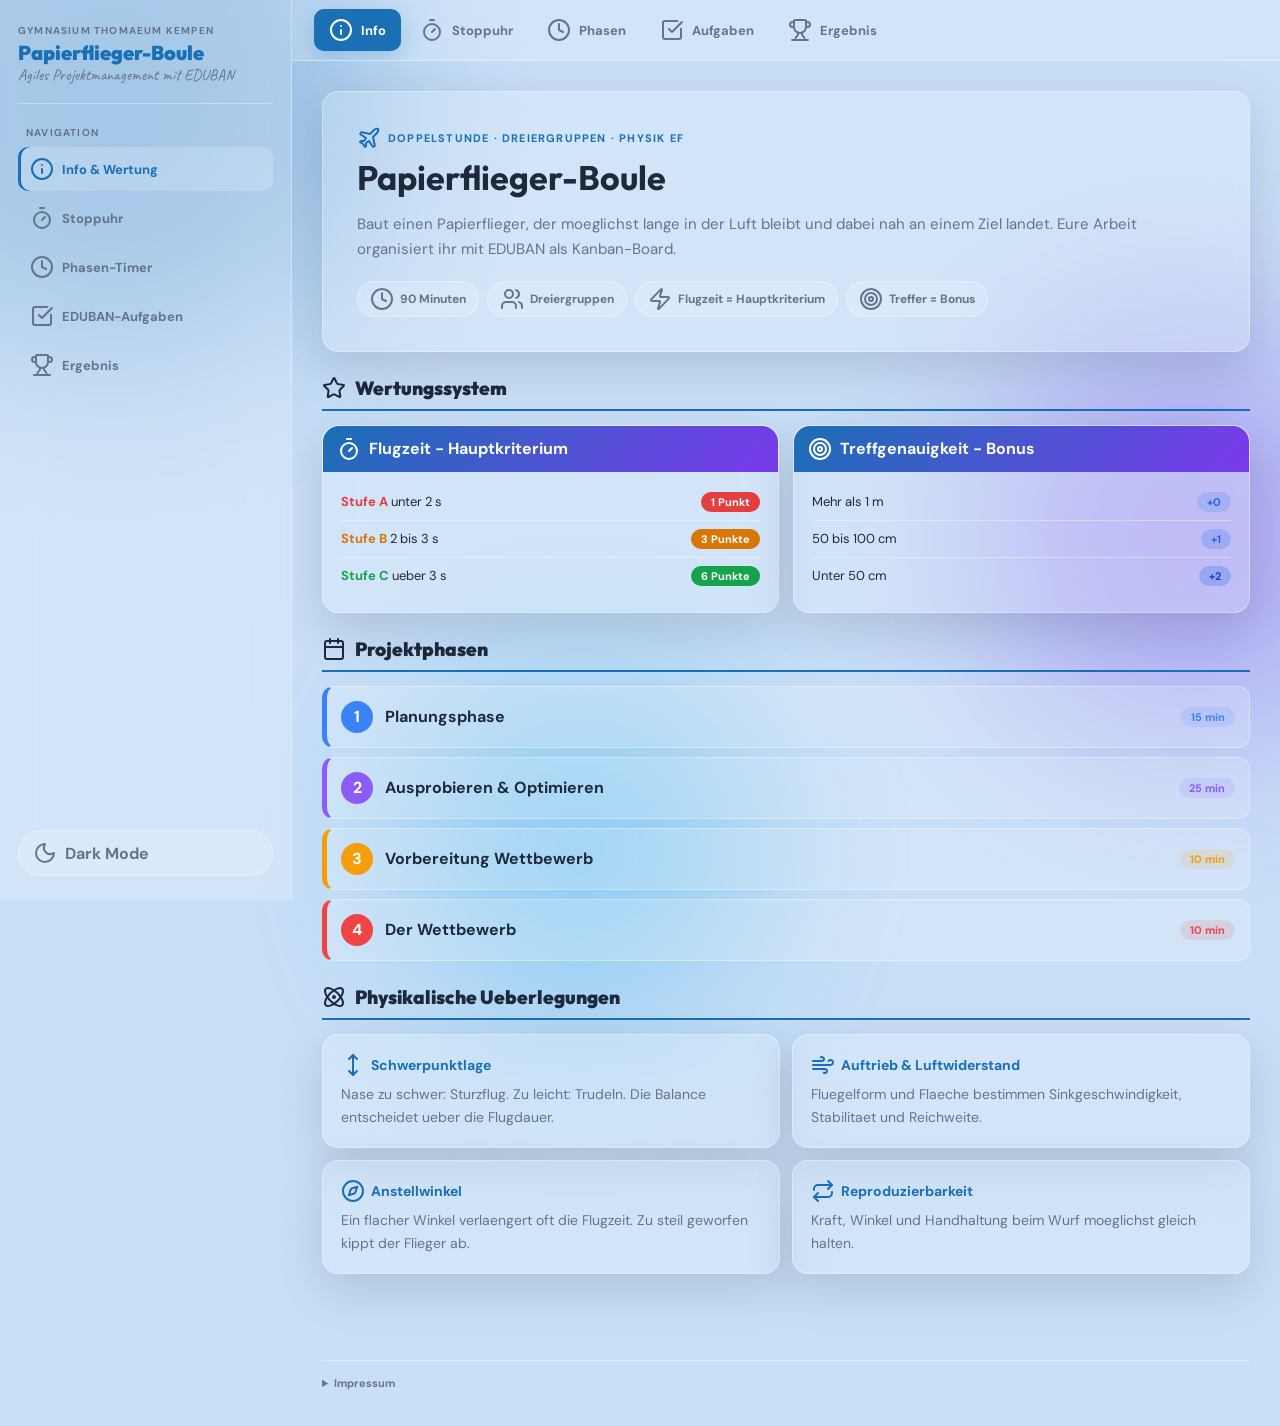
<file: Flieger.html>
<!DOCTYPE html>
<html lang="de">
<head>
    <meta charset="UTF-8">
    <meta name="viewport" content="width=device-width, initial-scale=1.0">
    <title>Papierflieger-Boule - Physik EF</title>
    <meta name="description" content="Papierflieger-Boule mit Stoppuhr, Phasen-Timer, Checkliste und Auswertung">
    <style>
    @font-face {
        font-family: "DM Sans";
        src: url("fonts/dm-sans-v17-latin-regular.woff2") format("woff2");
        font-weight: 400;
        font-display: swap
    }

    @font-face {
        font-family: "DM Sans";
        src: url("fonts/dm-sans-v17-latin-600.woff2") format("woff2");
        font-weight: 600;
        font-display: swap
    }

    @font-face {
        font-family: "DM Sans";
        src: url("fonts/dm-sans-v17-latin-700.woff2") format("woff2");
        font-weight: 700;
        font-display: swap
    }

    @font-face {
        font-family: "Outfit";
        src: url("fonts/outfit-v15-latin-regular.woff2") format("woff2");
        font-weight: 400;
        font-display: swap
    }

    @font-face {
        font-family: "Outfit";
        src: url("fonts/outfit-v15-latin-700.woff2") format("woff2");
        font-weight: 700;
        font-display: swap
    }

    @font-face {
        font-family: "Outfit";
        src: url("fonts/outfit-v15-latin-900.woff2") format("woff2");
        font-weight: 900;
        font-display: swap
    }

    @font-face {
        font-family: "Caveat";
        src: url("fonts/caveat-v23-latin-regular.woff2") format("woff2");
        font-weight: 400;
        font-display: swap
    }

    :root {
        --primary: #1a6fb5;
        --accent: #f59e0b;
        --danger: #e53e3e;
        --success: #16a34a;
        --purple: #7c3aed;
        --text: #1e293b;
        --muted: #64748b;
        --surface: rgba(255, 255, 255, .76);
        --glass: rgba(255, 255, 255, .18);
        --border: rgba(255, 255, 255, .34);
        --shadow: 0 16px 48px rgba(15, 23, 42, .14);
        --radius: 16px;
        --side: 292px;
    }

    body.dark {
        --primary: #38bdf8;
        --accent: #fbbf24;
        --text: #e2e8f0;
        --muted: #94a3b8;
        --surface: rgba(15, 23, 42, .84);
        --glass: rgba(255, 255, 255, .07);
        --border: rgba(255, 255, 255, .13);
    }

    * {
        box-sizing: border-box
    }

    html {
        scroll-behavior: smooth
    }

    body {
        margin: 0;
        min-height: 100vh;
        font-family: "DM Sans", system-ui, sans-serif;
        background: #c8dff7;
        color: var(--text);
        overflow-x: hidden
    }

    body.dark {
        background: #0b1426
    }

    button, input, select {
        font: inherit
    }

    .blob {
        position: fixed;
        border-radius: 50%;
        filter: blur(86px);
        opacity: .3;
        pointer-events: none;
        z-index: 0
    }

    .b1 {
        width: 520px;
        height: 520px;
        background: var(--primary);
        top: -160px;
        left: -150px
    }

    .b2 {
        width: 420px;
        height: 420px;
        background: var(--purple);
        right: -120px;
        top: 36vh
    }

    .b3 {
        width: 340px;
        height: 340px;
        background: #0ea5e9;
        bottom: -120px;
        left: 32vw
    }

    #progress-bar {
        position: fixed;
        top: 0;
        left: 0;
        width: 0;
        height: 3px;
        background: linear-gradient(90deg, var(--primary), var(--accent));
        z-index: 200
    }

    .layout {
        position: relative;
        z-index: 1;
        display: flex;
        min-height: 100vh
    }

    .sidebar {
        position: fixed;
        inset: 0 auto 0 0;
        width: var(--side);
        padding: 24px 18px;
        display: flex;
        flex-direction: column;
        gap: 5px;
        background: var(--glass);
        border-right: 1px solid var(--border);
        backdrop-filter: blur(22px);
        z-index: 100;
        overflow: auto
    }

    .brand {
        padding-bottom: 18px;
        border-bottom: 1px solid var(--border);
        margin-bottom: 8px
    }

    .brand .school {
        display: block;
        font-size: 10px;
        font-weight: 700;
        letter-spacing: 1.2px;
        text-transform: uppercase;
        color: var(--muted)
    }

    .brand .course {
        display: block;
        margin-top: 3px;
        font-family: "Outfit";
        font-size: 20px;
        font-weight: 900;
        color: var(--primary)
    }

    .brand .sub {
        display: block;
        font-family: "Caveat";
        font-size: 16px;
        color: var(--muted)
    }

    .nav-lbl {
        padding: 9px 8px 3px;
        font-size: 10px;
        font-weight: 700;
        letter-spacing: 1.2px;
        text-transform: uppercase;
        color: var(--muted)
    }

    .nav-link, .tab-btn {
        border: 0;
        background: transparent;
        color: var(--muted);
        cursor: pointer;
        display: flex;
        align-items: center;
        gap: 8px;
        font-weight: 700;
        transition: .18s
    }

    .nav-link {
        width: 100%;
        padding: 10px 12px;
        border-radius: 10px;
        text-align: left;
        font-size: 13px
    }

    .nav-link:hover, .nav-link.active {
        background: var(--glass);
        color: var(--primary)
    }

    .nav-link.active {
        box-shadow: inset 3px 0 0 var(--primary)
    }

    .nav-link i, .tab-btn i {
        width: 15px;
        height: 15px
    }

    .dark-btn {
        margin-top: auto;
        width: 100%;
        border: 1px solid var(--border);
        background: var(--glass);
        color: var(--muted);
        border-radius: 999px;
        padding: 10px 14px;
        display: flex;
        align-items: center;
        gap: 8px;
        font-weight: 700;
        cursor: pointer
    }

    .main {
        margin-left: var(--side);
        width: calc(100% - var(--side));
        min-width: 0
    }

    .subnav {
        position: sticky;
        top: 0;
        z-index: 50;
        display: flex;
        gap: 4px;
        overflow: auto;
        padding: 9px 22px;
        background: var(--glass);
        border-bottom: 1px solid var(--border);
        backdrop-filter: blur(22px)
    }

    .tab-btn {
        padding: 9px 15px;
        border-radius: 10px;
        white-space: nowrap;
        font-size: 13px
    }

    .tab-btn:hover {
        background: var(--glass);
        color: var(--primary)
    }

    .tab-btn.active {
        background: var(--primary);
        color: #fff;
        box-shadow: 0 6px 20px rgba(26, 111, 181, .24)
    }

    .panel {
        display: none;
        padding: 30px 30px 64px
    }

    .panel.active {
        display: block;
        animation: fade .28s ease
    }

    @keyframes fade {
        from {
            opacity: 0;
            transform:translateY(8px)
        }

        to {
            opacity: 1;
            transform: none
        }
    }

    .hero, .card, .sw-wrap, .table-wrap, .phase-display, .rank-box {
        background: var(--glass);
        border: 1px solid var(--border);
        border-radius: var(--radius);
        backdrop-filter: blur(22px);
        box-shadow: var(--shadow)
    }

    .hero {
        padding: 34px;
        margin-bottom: 24px
    }

    .eyebrow {
        font-size: 11px;
        font-weight: 700;
        letter-spacing: 1.2px;
        text-transform: uppercase;
        color: var(--primary);
        display: flex;
        align-items: center;
        gap: 7px
    }

    h1 {
        font-family: "Outfit";
        font-size: 34px;
        line-height: 1.08;
        margin: 10px 0 8px
    }

    .lead {
        font-size: 15px;
        line-height: 1.7;
        color: var(--muted);
        max-width: 850px
    }

    .chips {
        display: flex;
        flex-wrap: wrap;
        gap: 8px;
        margin-top: 18px
    }

    .chip {
        display: inline-flex;
        align-items: center;
        gap: 6px;
        padding: 5px 12px;
        border-radius: 999px;
        background: var(--glass);
        border: 1px solid var(--border);
        font-size: 12px;
        font-weight: 700;
        color: var(--muted)
    }

    .chip i {
        width: 13px;
        height: 13px
    }

    .sec {
        display: flex;
        align-items: center;
        gap: 9px;
        margin: 24px 0 14px;
        padding-bottom: 9px;
        border-bottom: 2px solid var(--primary);
        font-family: "Outfit";
        font-size: 19px;
        font-weight: 900
    }

    .sec i {
        width: 20px;
        height: 20px;
        color: var(--primary)
    }

    .grid2 {
        display: grid;
        grid-template-columns: repeat(2, minmax(0, 1fr));
        gap: 14px
    }

    .card {
        padding: 18px
    }

    .card p {
        margin: 0;
        color: var(--muted);
        line-height: 1.65;
        font-size: 14px
    }

    .score-head {
        margin: -18px -18px 12px;
        padding: 11px 14px;
        border-radius: var(--radius) var(--radius) 0 0;
        background: linear-gradient(135deg, #1a6fb5, #7c3aed);
        color: #fff;
        font-weight: 800;
        display: flex;
        align-items: center;
        gap: 8px
    }

    .row {
        display: flex;
        justify-content: space-between;
        gap: 10px;
        align-items: center;
        padding: 8px 0;
        border-bottom: 1px solid var(--border);
        font-size: 13px
    }

    .row:last-child {
        border-bottom: 0
    }

    .badge {
        display: inline-flex;
        align-items: center;
        padding: 3px 10px;
        border-radius: 999px;
        font-size: 11px;
        font-weight: 800
    }

    .phases {
        display: flex;
        flex-direction: column;
        gap: 9px
    }

    .phase-item {
        display: flex;
        align-items: center;
        gap: 12px;
        padding: 14px;
        border: 1px solid var(--border);
        border-left: 5px solid var(--primary);
        border-radius: 12px;
        background: var(--glass)
    }

    .phase-num {
        width: 32px;
        height: 32px;
        border-radius: 50%;
        display: grid;
        place-items: center;
        color: #fff;
        font-weight: 900
    }

    .phase-name {
        flex: 1;
        font-weight: 800
    }

    .phys {
        display: grid;
        grid-template-columns: repeat(2, minmax(0, 1fr));
        gap: 12px
    }

    .phys h3 {
        margin: 0 0 6px;
        color: var(--primary);
        font-size: 14px;
        display: flex;
        align-items: center;
        gap: 6px
    }

    .phys h3 i {
        width: 14px;
        height: 14px
    }

    .template-note {
        margin-top: 14px;
        padding: 16px 18px;
        border: 1px solid rgba(26, 111, 181, .28);
        border-left: 5px solid var(--primary);
        border-radius: 12px;
        background: rgba(26, 111, 181, .08);
        color: var(--text)
    }

    .template-note strong {
        color: var(--primary)
    }

    .template-note p {
        margin: 0;
        color: var(--muted);
        font-size: 14px;
        line-height: 1.65
    }

    .kanban-board {
        display: flex;
        flex-direction: column;
        gap: 16px;
        margin-top: 16px
    }

    .kanban-group {
        background: var(--glass);
        border: 1px solid var(--border);
        border-radius: var(--radius);
        padding: 18px;
        backdrop-filter: blur(22px)
    }

    .kanban-group h3 {
        margin: 0 0 4px;
        font-family: "Outfit";
        font-size: 18px;
        color: var(--text)
    }

    .kanban-group > p {
        margin: 0 0 14px;
        color: var(--muted);
        font-size: 13px;
        line-height: 1.55
    }

    .kanban-cards {
        display: grid;
        grid-template-columns: repeat(2, minmax(0, 1fr));
        gap: 12px
    }

    .k-card {
        background: var(--surface);
        border: 1px solid var(--border);
        border-radius: 12px;
        padding: 14px
    }

    .k-head {
        display: grid;
        grid-template-columns: 42px 1fr;
        gap: 10px;
        align-items: start;
        margin-bottom: 8px
    }

    .k-label {
        width: 36px;
        height: 36px;
        border-radius: 50%;
        display: grid;
        place-items: center;
        background: rgba(26, 111, 181, .12);
        border: 1px solid rgba(26, 111, 181, .28);
        color: var(--primary);
        font-weight: 900
    }

    .k-card h4 {
        margin: 0 0 6px;
        font-size: 14px;
        line-height: 1.28;
        color: var(--text)
    }

    .k-meta {
        display: flex;
        flex-wrap: wrap;
        gap: 5px
    }

    .k-meta span {
        display: inline-flex;
        align-items: center;
        padding: 2px 7px;
        border: 1px solid var(--border);
        border-radius: 999px;
        background: var(--glass);
        color: var(--muted);
        font-size: 10px;
        font-weight: 700
    }

    .k-meta .high {
        background: rgba(229, 62, 62, .1);
        border-color: rgba(229, 62, 62, .28);
        color: #b42318
    }

    .k-meta .mid {
        background: rgba(245, 158, 11, .12);
        border-color: rgba(245, 158, 11, .32);
        color: #92400e
    }

    .k-card p {
        margin: 0;
        color: var(--muted);
        font-size: 12px;
        line-height: 1.55
    }

    .sw-wrap {
        display: flex;
        flex-direction: column;
        align-items: center;
        gap: 20px;
        padding: 30px 18px
    }

    .sw-circle {
        width: 220px;
        height: 220px;
        border-radius: 50%;
        display: flex;
        flex-direction: column;
        align-items: center;
        justify-content: center;
        border: 6px solid var(--primary);
        background: var(--surface);
        transition: .25s
    }

    .sw-circle.sa {
        border-color: #e53e3e;
        background: #fff5f5;
        box-shadow: 0 0 32px #e53e3e33
    }

    .sw-circle.sb {
        border-color: #d97706;
        background: #fffbeb;
        box-shadow: 0 0 32px #d9770633
    }

    .sw-circle.sc {
        border-color: #16a34a;
        background: #f0fdf4;
        box-shadow: 0 0 32px #16a34a33
    }

    body.dark .sw-circle {
        background: var(--surface)
    }

    .sw-time {
        font-family: "Outfit";
        font-size: 54px;
        font-weight: 900;
        letter-spacing: 0;
        line-height: 1;
        color: var(--muted);
        font-variant-numeric: tabular-nums
    }

    .sw-circle.sa .sw-time {
        color:#e53e3e
    }

    .sw-circle.sb .sw-time {
        color:#d97706
    }

    .sw-circle.sc .sw-time {
        color: #16a34a
    }

    .sw-sub {
        font-size: 12px;
        color: var(--muted);
        margin-top: 5px
    }

    .sw-badge {
        opacity: 0;
        margin-top: 10px;
        padding: 5px 14px;
        border-radius: 999px;
        font-size: 13px;
        font-weight: 800;
        color: #fff;
        transition: .2s
    }

    .sw-badge.show {
        opacity: 1
    }

    .seg-bar {
        width: 100%;
        max-width: 380px
    }

    .seg-track {
        display: flex;
        height: 10px;
        border-radius: 999px;
        overflow: hidden;
        margin-bottom: 6px
    }

    .seg {
        flex: 1;
        transition:.2s
    }

    .seg.dim {
        filter: opacity(.22)
    }

    .seg-labels {
        display: flex;
        justify-content: space-between;
        font-size: 11px;
        font-weight: 800
    }

    .btns {
        display: flex;
        flex-wrap: wrap;
        justify-content: center;
        gap: 11px
    }

    .btn {
        border: 0;
        border-radius: 11px;
        padding: 13px 24px;
        font-weight: 900;
        color: #fff;
        cursor: pointer;
        display: flex;
        align-items: center;
        gap: 8px;
        transition: .16s
    }

    .btn:active {
        transform: scale(.97)
    }

    .btn i {
        width: 16px;
        height:16px
    }

    .go {
        background:var(--success)
    }

    .stop {
        background:var(--danger)
    }

    .reset {
        background: var(--glass);
        border: 1px solid var(--border);
        color: var(--text)
    }

    .target-box {
        display: none;
        width: 100%;
        max-width: 390px;
        border: 1px solid var(--border);
        border-radius: var(--radius);
        overflow: hidden;
        background: var(--glass)
    }

    .target-head {
        padding: 10px 14px;
        background: linear-gradient(135deg, #2563eb, #7c3aed);
        color: #fff;
        font-weight: 800;
        display: flex;
        gap: 8px;
        align-items: center;
        font-size: 13px
    }

    .target-btn {
        width: 100%;
        border: 0;
        border-bottom: 1px solid var(--border);
        background: transparent;
        color: var(--text);
        display: flex;
        justify-content: space-between;
        align-items: center;
        padding: 11px 14px;
        cursor: pointer
    }

    .target-btn:last-child {
        border-bottom:0
    }

    .target-btn:hover, .target-btn.sel {
        background: rgba(37, 99, 235, .1);
        color: var(--primary);
        font-weight: 800
    }

    .result {
        display: none;
        text-align: center;
        padding: 17px 34px;
        border-radius: 17px;
        background: linear-gradient(135deg, #1a6fb5, #7c3aed);
        color: #fff
    }

    .result .score {
        font-family: "Outfit";
        font-size: 56px;
        font-weight: 900;
        line-height: 1
    }

    .phase-buttons {
        display: grid;
        grid-template-columns: repeat(4, minmax(140px, 1fr));
        gap: 10px;
        margin-bottom: 16px
    }

    .phase-button {
        text-align: left;
        cursor: pointer;
        border: 2px solid var(--border);
        border-radius: 12px;
        background: var(--glass);
        color: var(--text);
        padding: 12px;
        font-weight: 700
    }

    .phase-button small {
        display: block;
        color: var(--muted);
        font-weight: 700
    }

    .phase-display {
        display: none;
        text-align: center;
        padding: 26px
    }

    .pd-name {
        font-weight: 800;
        margin-bottom:8px
    }

    .pd-time {
        font-family: "Outfit";
        font-size: 60px;
        font-weight: 900;
        font-variant-numeric: tabular-nums
    }

    .warn {
        display: none;
        margin-top: 8px;
        color: var(--danger);
        font-weight:900
    }

    .done-msg {
        display: none;
        margin-top: 8px;
        color: var(--success);
        font-weight: 900
    }

    .check-head {
        display: flex;
        justify-content: space-between;
        align-items: center;
        margin-bottom: 12px;
        color: var(--muted);
        font-size: 13px
    }

    .progress {
        width: 150px;
        height: 8px;
        border-radius: 999px;
        background: var(--border);
        overflow:hidden
    }

    .bar {
        height: 100%;
        width: 0;
        background: var(--success);
        transition: .2s
    }

    .checks {
        display: flex;
        flex-direction: column;
        gap: 8px
    }

    .check {
        display: flex;
        gap: 11px;
        align-items: flex-start;
        padding: 12px 14px;
        border: 1px solid var(--border);
        border-radius: 12px;
        background: var(--glass);
        cursor: pointer
    }

    .box {
        width: 22px;
        height: 22px;
        border: 2px solid var(--border);
        border-radius: 7px;
        display: grid;
        place-items: center;
        flex:0 0 auto
    }

    .box i {
        width: 13px;
        height: 13px;
        color: #fff;
        opacity: 0
    }

    .check.done {
        background: rgba(22, 163, 74, .08);
        border-color:rgba(22, 163, 74, .34)
    }

    .check.done .box {
        background: var(--success);
        border-color:var(--success)
    }

    .check.done .box i {
        opacity:1
    }

    .check.done .txt {
        text-decoration: line-through;
        color: var(--success)
    }

    .table-wrap {
        overflow: auto
    }

    table {
        width: 100%;
        border-collapse: collapse;
        font-size: 13px
    }

    th {
        background: linear-gradient(135deg, #1a6fb5, #2563eb);
        color: #fff;
        text-align: left;
        padding: 10px;
        white-space: nowrap
    }

    td {
        padding: 8px 10px;
        border-bottom: 1px solid var(--border)
    }

    tr:nth-child(even) td {
        background: var(--glass)
    }

    .ci {
        border: 1px solid var(--border);
        border-radius: 8px;
        padding: 5px 8px;
        background: var(--glass);
        color: var(--text);
        max-width: 100%
    }

    .rank-box {
        display: none;
        margin-top: 16px;
        padding: 18px 20px;
        background: linear-gradient(135deg, #1a6fb5, #7c3aed);
        color: #fff
    }

    .rank-box h3 {
        margin: 0 0 10px;
        font-family: "Outfit";
        display: flex;
        gap: 8px;
        align-items:center
    }

    .rank-row {
        display: flex;
        justify-content: space-between;
        padding: 6px 0;
        border-bottom: 1px solid rgba(255, 255, 255, .18)
    }

    .imprint {
        margin: 22px 30px 34px;
        padding-top: 14px;
        border-top: 1px solid var(--border);
        color: var(--muted);
        font-size: 11px;
        line-height: 1.55
    }

    .imprint details {
        max-width: 760px
    }

    .imprint summary {
        cursor: pointer;
        font-weight: 700;
        color: var(--muted)
    }

    .imprint summary:hover {
        color: var(--primary)
    }

    .imprint h2 {
        margin: 12px 0 8px;
        font-family: "Outfit";
        font-size: 15px;
        color: var(--text)
    }

    .imprint h3 {
        margin: 12px 0 4px;
        font-size: 12px;
        color: var(--text)
    }

    .imprint p {
        margin: 0 0 8px
    }

    .hamb {
        display: none;
        position: fixed;
        top: 12px;
        left: 12px;
        z-index: 150;
        border: 1px solid var(--border);
        background: var(--surface);
        color: var(--text);
        border-radius: 10px;
        padding: 8px
    }

    .overlay {
        display: none;
        position: fixed;
        inset: 0;
        background: rgba(0, 0, 0, .38);
        z-index: 90
    }

    @media (max-width: 900px) {
        .hamb {
            display:flex
        }

        .sidebar {
            transform: translateX(-100%);
            transition:.22s
        }

        .sidebar.open {
            transform: none;
            box-shadow:8px 0 40px rgba(0, 0, 0, .25)
        }

        .overlay.show {
            display: block
        }

        .main {
            margin-left: 0;
            width:100%
        }

        .panel {
            padding:18px 14px 52px
        }

        .subnav {
            padding:8px 10px 8px 56px
        }

        .grid2, .phys, .kanban-cards {
            grid-template-columns:1fr
        }

        .phase-buttons {
            grid-template-columns:1fr 1fr
        }

        h1 {
            font-size: 27px
        }

        .imprint {
            margin: 18px 14px 28px
        }
    }

    @media (max-width: 560px) {
        .phase-buttons {
            grid-template-columns:1fr
        }

        .sw-circle {
            width: 198px;
            height:198px
        }

        .sw-time {
            font-size: 48px
        }
    }
    </style>
</head>
<body>
    <div class="blob b1"></div>
    <div class="blob b2"></div>
    <div class="blob b3"></div>
    <div id="progress-bar"></div>
    <button class="hamb" onclick="toggleSidebar()" aria-label="Menue">
        <i data-lucide="menu"></i>
    </button>
    <div class="overlay" id="overlay" onclick="toggleSidebar()"></div>
    <div class="layout">
        <aside class="sidebar" id="sidebar">
            <div class="brand">
                <span class="school">Gymnasium Thomaeum Kempen</span>
                <span class="course">Papierflieger-Boule</span>
                <span class="sub">Agiles Projektmanagement mit EDUBAN</span>
            </div>
            <span class="nav-lbl">Navigation</span>
            <button class="nav-link active" onclick="showTab('info',this)">
                <i data-lucide="info"></i>
                 Info & Wertung
            </button>
            <button class="nav-link" onclick="showTab('uhr',this)">
                <i data-lucide="timer"></i>
                 Stoppuhr
            </button>
            <button class="nav-link" onclick="showTab('phasen',this)">
                <i data-lucide="clock"></i>
                 Phasen-Timer
            </button>
            <button class="nav-link" onclick="showTab('aufgaben',this)">
                <i data-lucide="check-square"></i>
                 EDUBAN-Aufgaben
            </button>
            <button class="nav-link" onclick="showTab('ergebnis',this)">
                <i data-lucide="trophy"></i>
                 Ergebnis
            </button>
            <button class="dark-btn" onclick="toggleDark()">
                <i data-lucide="moon" id="dark-icon"></i>
                <span id="dark-label">Dark Mode</span>
            </button>
        </aside>
        <main class="main">
            <nav class="subnav">
                <button class="tab-btn active" id="tb-info" onclick="showTab('info')">
                    <i data-lucide="info"></i>
                     Info
                </button>
                <button class="tab-btn" id="tb-uhr" onclick="showTab('uhr')">
                    <i data-lucide="timer"></i>
                     Stoppuhr
                </button>
                <button class="tab-btn" id="tb-phasen" onclick="showTab('phasen')">
                    <i data-lucide="clock"></i>
                     Phasen
                </button>
                <button class="tab-btn" id="tb-aufgaben" onclick="showTab('aufgaben')">
                    <i data-lucide="check-square"></i>
                     Aufgaben
                </button>
                <button class="tab-btn" id="tb-ergebnis" onclick="showTab('ergebnis')">
                    <i data-lucide="trophy"></i>
                     Ergebnis
                </button>
            </nav>

            <section id="p-info" class="panel active">
                <div class="hero">
                    <div class="eyebrow">
                        <i data-lucide="plane"></i>
                         Doppelstunde · Dreiergruppen · Physik EF
                    </div>
                    <h1>Papierflieger-Boule</h1>
                    <p class="lead">Baut einen Papierflieger, der moeglichst lange in der Luft bleibt und dabei nah an einem Ziel landet. Eure Arbeit organisiert ihr mit EDUBAN als Kanban-Board.</p>
                    <div class="chips">
                        <span class="chip">
                            <i data-lucide="clock"></i>
                             90 Minuten
                        </span>
                        <span class="chip">
                            <i data-lucide="users"></i>
                             Dreiergruppen
                        </span>
                        <span class="chip">
                            <i data-lucide="zap"></i>
                             Flugzeit = Hauptkriterium
                        </span>
                        <span class="chip">
                            <i data-lucide="target"></i>
                             Treffer = Bonus
                        </span>
                    </div>
                </div>

                <div class="sec">
                    <i data-lucide="star"></i>
                     Wertungssystem
                </div>
                <div class="grid2">
                    <div class="card">
                        <div class="score-head">
                            <i data-lucide="timer"></i>
                             Flugzeit - Hauptkriterium
                        </div>
                        <div class="row">
                            <span>
                                <strong style="color:#e53e3e">Stufe A</strong>
                                 unter 2 s
                            </span>
                            <span class="badge" style="background:#e53e3e;color:#fff">1 Punkt</span>
                        </div>
                        <div class="row">
                            <span>
                                <strong style="color:#d97706">Stufe B</strong>
                                 2 bis 3 s
                            </span>
                            <span class="badge" style="background:#d97706;color:#fff">3 Punkte</span>
                        </div>
                        <div class="row">
                            <span>
                                <strong style="color:#16a34a">Stufe C</strong>
                                 ueber 3 s
                            </span>
                            <span class="badge" style="background:#16a34a;color:#fff">6 Punkte</span>
                        </div>
                    </div>
                    <div class="card">
                        <div class="score-head">
                            <i data-lucide="target"></i>
                             Treffgenauigkeit - Bonus
                        </div>
                        <div class="row">
                            <span>Mehr als 1 m</span>
                            <span class="badge" style="background:rgba(37,99,235,.15);color:#2563eb">+0</span>
                        </div>
                        <div class="row">
                            <span>50 bis 100 cm</span>
                            <span class="badge" style="background:rgba(37,99,235,.20);color:#2563eb">+1</span>
                        </div>
                        <div class="row">
                            <span>Unter 50 cm</span>
                            <span class="badge" style="background:rgba(37,99,235,.26);color:#1e40af">+2</span>
                        </div>
                    </div>
                </div>

                <div class="sec">
                    <i data-lucide="calendar"></i>
                     Projektphasen
                </div>
                <div class="phases">
                    <div class="phase-item" style="border-left-color:#3b82f6">
                        <div class="phase-num" style="background:#3b82f6">1</div>
                        <div class="phase-name">Planungsphase</div>
                        <span class="badge" style="background:rgba(59,130,246,.12);color:#3b82f6">15 min</span>
                    </div>
                    <div class="phase-item" style="border-left-color:#8b5cf6">
                        <div class="phase-num" style="background:#8b5cf6">2</div>
                        <div class="phase-name">Ausprobieren & Optimieren</div>
                        <span class="badge" style="background:rgba(139,92,246,.12);color:#8b5cf6">25 min</span>
                    </div>
                    <div class="phase-item" style="border-left-color:#f59e0b">
                        <div class="phase-num" style="background:#f59e0b">3</div>
                        <div class="phase-name">Vorbereitung Wettbewerb</div>
                        <span class="badge" style="background:rgba(245,158,11,.12);color:#f59e0b">10 min</span>
                    </div>
                    <div class="phase-item" style="border-left-color:#ef4444">
                        <div class="phase-num" style="background:#ef4444">4</div>
                        <div class="phase-name">Der Wettbewerb</div>
                        <span class="badge" style="background:rgba(239,68,68,.12);color:#ef4444">10 min</span>
                    </div>
                </div>

                <div class="sec">
                    <i data-lucide="atom"></i>
                     Physikalische Ueberlegungen
                </div>
                <div class="phys">
                    <div class="card">
                        <h3>
                            <i data-lucide="move-vertical"></i>
                             Schwerpunktlage
                        </h3>
                        <p>Nase zu schwer: Sturzflug. Zu leicht: Trudeln. Die Balance entscheidet ueber die Flugdauer.</p>
                    </div>
                    <div class="card">
                        <h3>
                            <i data-lucide="wind"></i>
                             Auftrieb & Luftwiderstand
                        </h3>
                        <p>Fluegelform und Flaeche bestimmen Sinkgeschwindigkeit, Stabilitaet und Reichweite.</p>
                    </div>
                    <div class="card">
                        <h3>
                            <i data-lucide="compass"></i>
                             Anstellwinkel
                        </h3>
                        <p>Ein flacher Winkel verlaengert oft die Flugzeit. Zu steil geworfen kippt der Flieger ab.</p>
                    </div>
                    <div class="card">
                        <h3>
                            <i data-lucide="repeat"></i>
                             Reproduzierbarkeit
                        </h3>
                        <p>Kraft, Winkel und Handhaltung beim Wurf moeglichst gleich halten.</p>
                    </div>
                </div>

            </section>

            <section id="p-uhr" class="panel">
                <div class="sec">
                    <i data-lucide="timer"></i>
                     Flugzeit-Messung
                </div>
                <p class="lead">Starten beim Loslassen des Fliegers. Gelandet beim Aufprall. Die Stufe wird automatisch erkannt.</p>
                <div class="sw-wrap">
                    <div class="sw-circle" id="swc">
                        <div class="sw-time" id="swt">0,00</div>
                        <div class="sw-sub">Sekunden</div>
                        <div class="sw-badge" id="swb"></div>
                    </div>
                    <div class="seg-bar">
                        <div class="seg-track">
                            <div class="seg dim" id="sa" style="background:#e53e3e"></div>
                            <div class="seg dim" id="sb" style="background:#d97706"></div>
                            <div class="seg dim" id="sc" style="background:#16a34a"></div>
                        </div>
                        <div class="seg-labels">
                            <span style="color:#e53e3e">A &lt; 2 s</span>
                            <span style="color:#d97706">B 2-3 s</span>
                            <span style="color:#16a34a">C &gt; 3 s</span>
                        </div>
                    </div>
                    <div class="btns" id="swbtns">
                        <button class="btn go" onclick="swStart()">
                            <i data-lucide="play"></i>
                             Starten
                        </button>
                    </div>
                    <div class="target-box" id="trpick">
                        <div class="target-head">
                            <i data-lucide="target"></i>
                             Treffgenauigkeit waehlen
                        </div>
                        <button class="target-btn" onclick="treff(0,this)">
                            <span>Mehr als 1 m</span>
                            <span class="badge" style="background:rgba(37,99,235,.15);color:#2563eb">+0</span>
                        </button>
                        <button class="target-btn" onclick="treff(1,this)">
                            <span>50 bis 100 cm</span>
                            <span class="badge" style="background:rgba(37,99,235,.20);color:#2563eb">+1</span>
                        </button>
                        <button class="target-btn" onclick="treff(2,this)">
                            <span>Unter 50 cm</span>
                            <span class="badge" style="background:rgba(37,99,235,.26);color:#1e40af">+2</span>
                        </button>
                    </div>
                    <div class="result" id="swres">
                        <div>Gesamtpunkte</div>
                        <div class="score" id="swscore">-</div>
                        <div id="swdet">-</div>
                    </div>
                </div>
            </section>

            <section id="p-phasen" class="panel">
                <div class="sec">
                    <i data-lucide="clock"></i>
                     Phasen-Timer
                </div>
                <p class="lead">Phase antippen, um den Timer zu starten. Bei einer Minute Restzeit und beim Ende ertönt ein Signal.</p>
                <div class="phase-buttons">
                    <button class="phase-button" onclick="phStart(1,'Planungsphase',15,'#3b82f6',this)">
                        <small>Phase 1</small>
                        Planungsphase
                        <br>
                        <small>15 min</small>
                    </button>
                    <button class="phase-button" onclick="phStart(2,'Ausprobieren & Optimieren',25,'#8b5cf6',this)">
                        <small>Phase 2</small>
                        Ausprobieren & Optimieren
                        <br>
                        <small>25 min</small>
                    </button>
                    <button class="phase-button" onclick="phStart(3,'Vorbereitung Wettbewerb',10,'#f59e0b',this)">
                        <small>Phase 3</small>
                        Vorbereitung Wettbewerb
                        <br>
                        <small>10 min</small>
                    </button>
                    <button class="phase-button" onclick="phStart(4,'Der Wettbewerb',10,'#ef4444',this)">
                        <small>Phase 4</small>
                        Der Wettbewerb
                        <br>
                        <small>10 min</small>
                    </button>
                </div>
                <div class="phase-display" id="pd">
                    <div class="pd-name" id="pdn"></div>
                    <div class="pd-time" id="pdt">0:00</div>
                    <div class="warn" id="pdw">
                        <i data-lucide="alert-triangle"></i>
                         Noch 1 Minute!
                    </div>
                    <div class="done-msg" id="pdd">
                        <i data-lucide="check-circle"></i>
                         Phase abgeschlossen!
                    </div>
                    <div class="btns" style="margin-top:14px">
                        <button class="btn stop" id="pd-pause" onclick="phPause()">Pause</button>
                        <button class="btn go" id="pd-weiter" style="display:none" onclick="phWeiter()">Weiter</button>
                    </div>
                </div>
                <div class="sec">
                    <i data-lucide="kanban"></i>
                     Moegliche Kanban-Karten
                </div>
                <div class="template-note">
                    <p>
                        <strong>EDUBAN-Template:</strong>
                         Genau so ein Board steht in EDUBAN als Template fuer Papierflieger-Boule zur Verfuegung. Ihr koennt es laden, ausprobieren und die Karten im Projektverlauf von Offen ueber In Bearbeitung nach Fertig bewegen. Die Karten unten zeigen eine moegliche Struktur nach Meilensteinen; die Spalten des Boards werden hier bewusst nicht dargestellt, damit Aufgaben, Abhaengigkeiten und Verantwortlichkeiten im Vordergrund stehen.
                    </p>
                </div>
                <div class="kanban-board" id="kanban-board"></div>
            </section>

            <section id="p-aufgaben" class="panel">
                <div class="sec">
                    <i data-lucide="check-square"></i>
                     EDUBAN-Aufgaben
                </div>
                <div class="check-head">
                    <span id="ck-cnt">0 / 8 erledigt</span>
                    <div class="progress">
                        <div class="bar" id="ck-bar"></div>
                    </div>
                </div>
                <div class="checks" id="ck-list"></div>
            </section>

            <section id="p-ergebnis" class="panel">
                <div class="sec">
                    <i data-lucide="trophy"></i>
                     Wettbewerb-Ergebnis
                </div>
                <p class="lead">Flugzeit-Stufe und Treffgenauigkeit eintragen. Die Punkte und Rangliste werden automatisch berechnet.</p>
                <div class="table-wrap">
                    <table>
                        <thead>
                            <tr>
                                <th>Gr.</th>
                                <th>Mitglied</th>
                                <th>Zeit</th>
                                <th>Stufe</th>
                                <th>Flug-Pkte</th>
                                <th>Treffer</th>
                                <th>Bonus</th>
                                <th>Gesamt</th>
                            </tr>
                        </thead>
                        <tbody id="rtbody"></tbody>
                    </table>
                </div>
                <div class="rank-box" id="rankbox">
                    <h3>
                        <i data-lucide="trophy"></i>
                         Rangliste
                    </h3>
                    <div id="rankrows"></div>
                </div>
            </section>
            <footer class="imprint">
                <details>
                    <summary>Impressum</summary>
                    <h2>Impressum</h2>
                    <h3>Angaben gemaess § 5 DDG</h3>
                    <p>
                        <strong>Verantwortlich fuer den Inhalt</strong>
                        <br>

                                  Dr. Claus Unterberg
                        <br>

                                  Gymnasium Thomaeum Kempen
                        <br>

                                  Am Gymnasium 4
                        <br>

                                  47906 Kempen
                    </p>

                    <h3>Kontakt</h3>
                    <p>
                        E-Mail: 
                        <a href="mailto:claus.unterberg@thomaeum.de">claus.unterberg@thomaeum.de</a>
                    </p>

                    <h3>Verantwortlich im Sinne des § 18 Abs. 2 MStV</h3>
                    <p>Dr. Claus Unterberg, Anschrift wie oben.</p>

                    <h3>Urheberrecht</h3>
                    <p>Die auf dieser Seite veroeffentlichten Texte und Grafiken sind urheberrechtlich geschuetzt. Eine Nutzung im schulischen Kontext ist ausdruecklich erwuenscht. Eine darueber hinausgehende Verwendung bedarf der vorherigen Zustimmung.</p>
                </details>
            </footer>
        </main>
    </div>

    <script src="fonts/lucide.min.js"></script>
    <script>
    "use strict";

    function refreshIcons() {
        if (window.lucide)
            window.lucide.createIcons();
    }
    function byId(id) {
        return document.getElementById(id);
    }
    function p2(n) {
        return n < 10 ? "0" + n : "" + n;
    }

    var AC = null;
    function ac() {
        if (!AC) {
            try {
                AC = new (window.AudioContext || window.webkitAudioContext)();
            }
            catch (e) {
                AC = null;
            }
        }
        if (AC && AC.state === "suspended")
            AC.resume();
        return AC;
    }
    function tone(freq, dur, vol, type) {
        var c = ac();
        if (!c)
            return;
        var o = c.createOscillator(),
            g = c.createGain();
        o.connect(g);
        g.connect(c.destination);
        o.frequency.value = freq;
        o.type = type || "sine";
        g.gain.setValueAtTime(vol || .35, c.currentTime);
        g.gain.exponentialRampToValueAtTime(.001, c.currentTime + dur);
        o.start();
        o.stop(c.currentTime + dur);
    }
    function playA(id) {
        if (id === "A")
            tone(440, .16, .32);
        if (id === "B") {
            tone(523, .13, .36);
            setTimeout(function() {
                tone(659, .2, .36);
            }, 150);
        }
        if (id === "C") {
            tone(523, .12, .36);
            setTimeout(function() {
                tone(659, .12, .38);
            }, 120);
            setTimeout(function() {
                tone(784, .28, .42);
            }, 240);
        }
    }
    function pStart() {
        tone(880, .08, .45, "square");
    }
    function pLand() {
        tone(330, .35, .38, "triangle");
    }
    function pWarn() {
        tone(550, .18, .35);
    }
    function pEnd() {
        tone(880, .12, .45);
        setTimeout(function() {
            tone(660, .12, .45);
        }, 140);
        setTimeout(function() {
            tone(440, .3, .45);
        }, 280);
    }

    var ST = [
    {
        id: "A",
        p: 1,
        f: "#e53e3e",
        cl: "sa",
        tx: "Stufe A"
    },
    {
        id: "B",
        p: 3,
        f: "#d97706",
        cl: "sb",
        tx: "Stufe B"
    },
    {
        id: "C",
        p: 6,
        f: "#16a34a",
        cl: "sc",
        tx: "Stufe C"
    }
    ];
    function gs(sec) {
        if (sec < 2)
            return ST[0];
        if (sec < 3)
            return ST[1];
        return ST[2];
    }

    function toggleDark() {
        document.body.classList.toggle("dark");
        var dark = document.body.classList.contains("dark");
        byId("dark-label").textContent = dark ? "Light Mode" : "Dark Mode";
        byId("dark-icon").setAttribute("data-lucide", dark ? "sun" : "moon");
        refreshIcons();
    }
    function toggleSidebar() {
        byId("sidebar").classList.toggle("open");
        byId("overlay").classList.toggle("show");
    }
    function showTab(id, btn) {
        document.querySelectorAll(".panel,.tab-btn,.nav-link").forEach(function(el) {
            el.classList.remove("active");
        });
        byId("p-" + id).classList.add("active");
        byId("tb-" + id).classList.add("active");
        if (btn)
            btn.classList.add("active");
        else {
            document.querySelectorAll(".nav-link").forEach(function(n) {
                if (n.getAttribute("onclick").indexOf("'" + id + "'") !== -1)
                    n.classList.add("active");
            });
        }
        if (window.innerWidth <= 900) {
            byId("sidebar").classList.remove("open");
            byId("overlay").classList.remove("show");
        }
        refreshIcons();
    }
    window.addEventListener("scroll", function() {
        var h = document.documentElement.scrollHeight - window.innerHeight;
        byId("progress-bar").style.width = (h > 0 ? window.scrollY / h * 100 : 0) + "%";
    });

    var swRunning = false,
        swMs = 0,
        swIv = null,
        swStart0 = 0,
        swStufeId = null,
        swStufe = null;
    function swSetStufe(s) {
        byId("swc").className = "sw-circle " + s.cl;
        byId("swb").textContent = s.tx + " · " + s.p + (s.p === 1 ? " Punkt" : " Punkte");
        byId("swb").style.background = s.f;
        byId("swb").classList.add("show");
        byId("sa").className = "seg" + (s.id === "A" ? "" : " dim");
        byId("sb").className = "seg" + (s.id === "B" ? "" : " dim");
        byId("sc").className = "seg" + (s.id === "C" ? "" : " dim");
    }
    function swStart() {
        clearInterval(swIv);
        pStart();
        swMs = 0;
        swStart0 = performance.now();
        swStufeId = null;
        swStufe = null;
        swRunning = true;
        byId("trpick").style.display = "none";
        byId("swres").style.display = "none";
        byId("swc").className = "sw-circle";
        byId("swb").classList.remove("show");
        byId("swt").textContent = "0,00";
        byId("sa").className = "seg dim";
        byId("sb").className = "seg dim";
        byId("sc").className = "seg dim";
        byId("swbtns").innerHTML = '<button class="btn stop" onclick="swLand()"><i data-lucide="plane-landing"></i> Gelandet!</button>';
        refreshIcons();
        swIv = setInterval(function() {
            var elapsed = performance.now() - swStart0;
            swMs = elapsed;
            var sec = elapsed / 1000,
                s = gs(sec);
            byId("swt").textContent = Math.floor(sec) + "," + p2(Math.floor((elapsed % 1000) / 10));
            if (s.id !== swStufeId) {
                swStufeId = s.id;
                swStufe = s;
                swSetStufe(s);
                playA(s.id);
            }
        }, 40);
    }
    function swLand() {
        if (!swRunning)
            return;
        clearInterval(swIv);
        swRunning = false;
        pLand();
        byId("swbtns").innerHTML = '<button class="btn reset" onclick="swReset()"><i data-lucide="rotate-ccw"></i> Reset</button>';
        byId("trpick").style.display = "block";
        document.querySelectorAll(".target-btn").forEach(function(b) {
            b.classList.remove("sel");
        });
        refreshIcons();
    }
    function swReset() {
        clearInterval(swIv);
        swRunning = false;
        swMs = 0;
        swStufeId = null;
        swStufe = null;
        byId("swt").textContent = "0,00";
        byId("swc").className = "sw-circle";
        byId("swb").classList.remove("show");
        byId("sa").className = "seg dim";
        byId("sb").className = "seg dim";
        byId("sc").className = "seg dim";
        byId("trpick").style.display = "none";
        byId("swres").style.display = "none";
        byId("swbtns").innerHTML = '<button class="btn go" onclick="swStart()"><i data-lucide="play"></i> Starten</button>';
        refreshIcons();
    }
    function treff(pts, btn) {
        document.querySelectorAll(".target-btn").forEach(function(b) {
            b.classList.remove("sel");
        });
        btn.classList.add("sel");
        if (swStufe) {
            byId("swscore").textContent = swStufe.p + pts;
            byId("swdet").textContent = swStufe.p + " Flugzeit + " + pts + " Treffer";
            byId("swres").style.display = "block";
        }
    }

    var phIv = null,
        phEnd = 0,
        phAkt = null,
        phPausedSeconds = 0,
        warned = false;
    function phStart(id, name, min, color, btn) {
        clearInterval(phIv);
        warned = false;
        phAkt = {
            id: id,
            name: name,
            color: color
        };
        phEnd = Date.now() + min * 60000;
        document.querySelectorAll(".phase-button").forEach(function(b) {
            b.style.borderColor = "";
        });
        btn.style.borderColor = color;
        byId("pd").style.display = "block";
        byId("pd").style.borderColor = color;
        byId("pdn").textContent = "Phase " + id + ": " + name;
        byId("pdn").style.color = color;
        byId("pdt").style.color = color;
        byId("pdw").style.display = "none";
        byId("pdd").style.display = "none";
        byId("pd-pause").style.display = "inline-flex";
        byId("pd-weiter").style.display = "none";
        pStart();
        phTick();
        phIv = setInterval(phTick, 500);
    }
    function phTick() {
        var r = Math.max(0, Math.round((phEnd - Date.now()) / 1000));
        byId("pdt").textContent = Math.floor(r / 60) + ":" + p2(r % 60);
        if (r <= 60 && !warned && r > 0) {
            warned = true;
            byId("pdw").style.display = "block";
            pWarn();
        }
        if (r <= 0) {
            clearInterval(phIv);
            byId("pdd").style.display = "block";
            byId("pd-pause").style.display = "none";
            byId("pdt").style.color = "#16a34a";
            pEnd();
        }
    }
    function phPause() {
        clearInterval(phIv);
        phPausedSeconds = Math.max(0, Math.round((phEnd - Date.now()) / 1000));
        byId("pd-pause").style.display = "none";
        byId("pd-weiter").style.display = "inline-flex";
    }
    function phWeiter() {
        phEnd = Date.now() + phPausedSeconds * 1000;
        byId("pd-pause").style.display = "inline-flex";
        byId("pd-weiter").style.display = "none";
        phIv = setInterval(phTick, 500);
    }

    var AUF = [
"Board kurz sichten: Klaert gemeinsam, welche Karten zu welcher Projektphase gehoeren und wer welche Rolle uebernimmt.",
"Erste Karten ziehen: Verschiebt die Karten der Planungsphase passend zum Arbeitsstand von Offen nach In Bearbeitung.",
"Planungsentscheidungen dokumentieren: Haltet Zielpunkt, Wurfrichtung, Material und erste Bauidee als kurze Kommentare fest.",
"Testfluege eintragen: Notiert bei jedem Modell Flugzeit, Abstand zum Zielpunkt und eine knappe Beobachtung direkt an der passenden Karte.",
"Optimierungsentscheidung begruenden: Kommentiert, welches Modell weiterentwickelt wird und warum diese Wahl sinnvoll ist.",
"WIP-Limit beachten: Achtet darauf, dass nicht zu viele Karten gleichzeitig in Bearbeitung sind. Erst abschliessen, dann die naechste Karte ziehen.",
"Wettbewerbsrolle festlegen: Dokumentiert im Board, wer den Wettbewerbswurf ausfuehrt, wer misst und wer das Ergebnis eintraegt.",
"Abschluss reflektieren: Schreibt kurz ins Board, welche Bauentscheidung am meisten geholfen hat und was ihr beim naechsten Versuch aendern wuerdet."
];
    var ckDone = AUF.map(function() {
        return false;
    });
    var KANBAN = [
    {
        title: "Organisation",
        desc: "Uebergeordnete Pflege des Boards.",
        cards: [
        ["T", "Boardmaster bestimmen", "nicht festgelegt", "30 min", "hoch", "keine", "Eine Person uebernimmt die Pflege des Boards: Karten sortieren, Labels pruefen, WIP-Limits beobachten und offene Fragen sichtbar machen."]
        ]
    },
    {
        title: "1. Planungsphase abgeschlossen",
        desc: "Ziel, Regeln, Material, Zielpunkt und erste Flugideen sind geklaert.",
        cards: [
        ["A", "Spielziel und Wertung klaeren", "Person 1", "6 min", "hoch", "keine", "Klaere fuer die Gruppe, worauf es bei Papierflieger-Boule ankommt: lange Flugzeit, Landung nahe am Zielpunkt und die Punktevergabe aus Flugzeit, Trefferbonus und Gesamtpunktzahl."],
        ["B", "Material und Zielpunkt vorbereiten", "Person 2", "6 min", "hoch", "keine", "Lege Papier, Massband, Stift und eine gut sichtbare Zielmarkierung bereit, damit der Testbereich ohne weitere Suche genutzt werden kann."],
        ["C", "Testbereich und Sicherheitsregeln festlegen", "Person 3", "6 min", "mittel", "keine", "Lege Abwurfpunkt, Wurfrichtung und Sicherheitsbereich fest. Alle wissen, wann geworfen und wann gemessen wird."],
        ["D", "Erste Bauidee festlegen", "Person 1", "7 min", "hoch", "A", "Entscheide mit Blick auf Flugzeit und Zielnaehe, welche Eigenschaften der erste Papierflieger haben soll: Fluegelflaeche, Schwerpunkt, Stabilitaet und Anstellwinkel."],
        ["E", "Messbogen fuer Testfluege vorbereiten", "Person 2", "7 min", "hoch", "A, B", "Bereite eine Tabelle fuer Modell, Flugzeit, Zeitstufe, Abstand zum Zielpunkt, Trefferbonus und kurze Beobachtung vor."]
        ]
    },
    {
        title: "2. Ausprobieren und Optimieren abgeschlossen",
        desc: "Drei Varianten wurden gebaut, getestet und anhand von Flugzeit und Zielnaehe verglichen.",
        cards: [
        ["F", "Stabilen Gleiter bauen und testen", "Person 1", "12 min", "hoch", "B, C, D, E", "Baue einen Flieger mit breiten Fluegeln und stabiler Gleitflugbahn. Dokumentiere mindestens zwei verwertbare Testfluege.", "Modelltest"],
        ["G", "Spitzen schnellen Flieger bauen und testen", "Person 2", "12 min", "hoch", "B, C, D, E", "Baue einen schmaleren, spitzeren Flieger und pruefe, ob er trotz hoeherer Geschwindigkeit kontrolliert in Zielnaehe landet.", "Modelltest"],
        ["H", "Mischform bauen und testen", "Person 3", "12 min", "hoch", "B, C, D, E", "Baue eine Mischform aus stabilem Gleiter und spitzerem Flieger als Kompromiss aus Flugzeit und kontrollierbarer Richtung.", "Modelltest"],
        ["I", "Testergebnisse vergleichen", "Person 1", "6 min", "hoch", "F, G, H", "Vergleiche die drei Modelle anhand von Flugzeit, Zielnaehe und Stabilitaet. Entscheidet nachvollziehbar, welche Variante optimiert wird."],
        ["J", "Beste Variante gezielt verbessern", "Person 2", "8 min", "hoch", "I", "Verbessere die ausgewaehlte Variante durch kleine Aenderungen an Fluegelkanten, Symmetrie, Schwerpunkt oder Fluegelwinkel."],
        ["K", "Optimierte Variante erneut testen", "Person 3", "7 min", "hoch", "J", "Teste die verbesserte Variante unter denselben Bedingungen erneut und klaere, ob die Ueberarbeitung geholfen hat."]
        ]
    },
    {
        title: "3. Wettbewerb vorbereitet",
        desc: "Das Team hat den besten Flieger, die beste Wurfstrategie und das antretende Teammitglied festgelegt.",
        cards: [
        ["L", "Wettbewerbsflieger final vorbereiten", "Person 1", "6 min", "hoch", "K", "Kontrolliere Symmetrie, Knicke, Fluegelstellung und Stabilitaet, ohne kurz vor dem Wettbewerb grosse Aenderungen vorzunehmen.", "Wettbewerbsvorbereitung"],
        ["M", "Wurfstrategie endgueltig festlegen", "Person 2", "6 min", "hoch", "K", "Lege Abwurfwinkel, Wurfstaerke und Koerperhaltung anhand der besten Testwuerfe fest.", "Wettbewerbsvorbereitung"],
        ["N", "Messung und Ergebnisnotiz vorbereiten", "Person 3", "6 min", "hoch", "K", "Klaere, wer die Stoppuhr startet, wer den Abstand abliest und wo das Ergebnis eingetragen wird.", "Wettbewerbsvorbereitung"],
        ["O", "Antretende Person auswaehlen", "Person 1", "4 min", "hoch", "L, M, N", "Entscheide sachlich begruendet, wer den Wettbewerbswurf ausfuehrt."]
        ]
    },
    {
        title: "4. Wettbewerb durchgefuehrt und ausgewertet",
        desc: "Der Wettbewerbswurf wurde durchgefuehrt, gemessen, bewertet und kurz reflektiert.",
        cards: [
        ["P", "Wettbewerbswurf durchfuehren", "Person 2", "3 min", "hoch", "O", "Fuehre den Wettbewerbswurf nach der festgelegten Strategie durch und achtet auf Startpunkt, Zielpunkt und Messregeln."],
        ["Q", "Flugzeit und Trefferbonus erfassen", "Person 3", "5 min", "hoch", "P", "Erfasse Flugzeit, Zeitstufe, Abstand zum Zielpunkt, Trefferbonus und Gesamtpunkte eindeutig."],
        ["R", "Ergebnis mit anderen Gruppen vergleichen", "Person 1", "5 min", "mittel", "Q", "Vergleiche die eigene Punktzahl mit anderen Gruppen und klaert, ob Flugzeit oder Zielnaehe den Unterschied gemacht hat."]
        ]
    }
    ];
    function renderKanban() {
        var board = byId("kanban-board");
        if (!board)
            return;
        board.innerHTML = "";
        KANBAN.forEach(function(group) {
            var sec = document.createElement("section");
            sec.className = "kanban-group";
            sec.innerHTML = "<h3>" + group.title + "</h3><p>" + group.desc + '</p><div class="kanban-cards"></div>';
            var cards = sec.querySelector(".kanban-cards");
            group.cards.forEach(function(c) {
                var el = document.createElement("article");
                el.className = "k-card";
                el.innerHTML =
                '<div class="k-head"><div class="k-label">' + c[0] + '</div><div><h4>' + c[1] + '</h4><div class="k-meta">' +
                '<span>' + c[2] + '</span><span>' + c[3] + '</span><span class="' + (c[4] === "hoch" ? "high" : "mid") + '">Prioritaet: ' + c[4] + '</span><span>Voraussetzung: ' + c[5] + '</span>' +
                (c[7] ? '<span>Gruppe: ' + c[7] + '</span>' : "") +
                '</div></div></div><p>' + c[6] + '</p>';
                cards.appendChild(el);
            });
            board.appendChild(sec);
        });
    }
    function renderCk() {
        var done = ckDone.filter(Boolean).length;
        byId("ck-cnt").textContent = done + " / " + AUF.length + " erledigt";
        byId("ck-bar").style.width = Math.round(done / AUF.length * 100) + "%";
        byId("ck-list").innerHTML = "";
        AUF.forEach(function(txt, i) {
            var el = document.createElement("div");
            el.className = "check" + (ckDone[i] ? " done" : "");
            el.onclick = function() {
                ckDone[i] = !ckDone[i];
                renderCk();
            };
            el.innerHTML = '<div class="box"><i data-lucide="check"></i></div><div class="txt"><strong>' + (i + 1) + '.</strong> ' + txt + '</div>';
            byId("ck-list").appendChild(el);
        });
        refreshIcons();
    }

    var GR = [];
    for (var gi = 0; gi < 8; gi++)
        GR.push({
            m: "",
            z: "",
            s: null,
            t: null
        });
    function renderTbl() {
        byId("rtbody").innerHTML = "";
        GR.forEach(function(g, i) {
            var fl = g.s ? ST.find(function(x) {
                return x.id === g.s;
            }) : null;
            var tp = g.t !== null ? +g.t : null;
            var total = (fl ? fl.p : 0) + (tp !== null ? tp : 0);
            var tr = document.createElement("tr");
            tr.innerHTML =
            '<td><strong style="color:var(--primary)">' + (i + 1) + '</strong></td>' +
            '<td><input class="ci" value="' + g.m + '" placeholder="Name" oninput="GR[' + i + '].m=this.value"></td>' +
            '<td><input class="ci" value="' + g.z + '" placeholder="2,40" style="width:70px" oninput="GR[' + i + '].z=this.value"></td>' +
            '<td><select class="ci" onchange="GR[' + i + '].s=this.value||null;renderTbl()"><option value="">-</option>' + ST.map(function(x) {
                return '<option value="' + x.id + '"' + (g.s === x.id ? " selected" : "") + '>' + x.id + '</option>';
            }).join("") + '</select></td>' +
            '<td>' + (fl ? '<span class="badge" style="background:' + fl.f + ';color:#fff">' + fl.p + '</span>' : "-") + '</td>' +
            '<td><select class="ci" onchange="GR[' + i + '].t=this.value===\'\'?null:+this.value;renderTbl()"><option value="">-</option>' + [">1 m", "50-100 cm", "<50 cm"].map(function(l, ti) {
                return '<option value="' + ti + '"' + (g.t === ti ? " selected" : "") + '>' + l + '</option>';
            }).join("") + '</select></td>' +
            '<td>' + (tp !== null ? '<span class="badge" style="background:rgba(37,99,235,.15);color:#2563eb">+' + tp + '</span>' : "-") + '</td>' +
            '<td><strong style="color:var(--primary);font-size:15px">' + (fl && tp !== null ? total : "-") + '</strong></td>';
            byId("rtbody").appendChild(tr);
        });
        var list = GR.map(function(g, i) {
            var fl = g.s ? ST.find(function(x) {
                return x.id === g.s;
            }) : null;
            var tp = g.t !== null ? +g.t : null;
            return {
                nr: i + 1,
                m: g.m,
                total: (fl ? fl.p : 0) + (tp !== null ? tp : 0),
                ok: !!fl && tp !== null
            };
        }).filter(function(g) {
            return g.ok;
        }).sort(function(a, b) {
            return b.total - a.total;
        });
        if (!list.length) {
            byId("rankbox").style.display = "none";
            return;
        }
        byId("rankbox").style.display = "block";
        byId("rankrows").innerHTML = list.map(function(g, r) {
            var medal = r === 0 ? "1." : r === 1 ? "2." : r === 2 ? "3." : (r + 1) + ".";
            return '<div class="rank-row"><span>' + medal + ' Gruppe ' + g.nr + (g.m ? " (" + g.m + ")" : "") + '</span><strong>' + g.total + ' Punkte</strong></div>';
        }).join("");
    }

    renderKanban();
    renderCk();
    renderTbl();
    refreshIcons();
    </script>
</body>
</html>
</file>
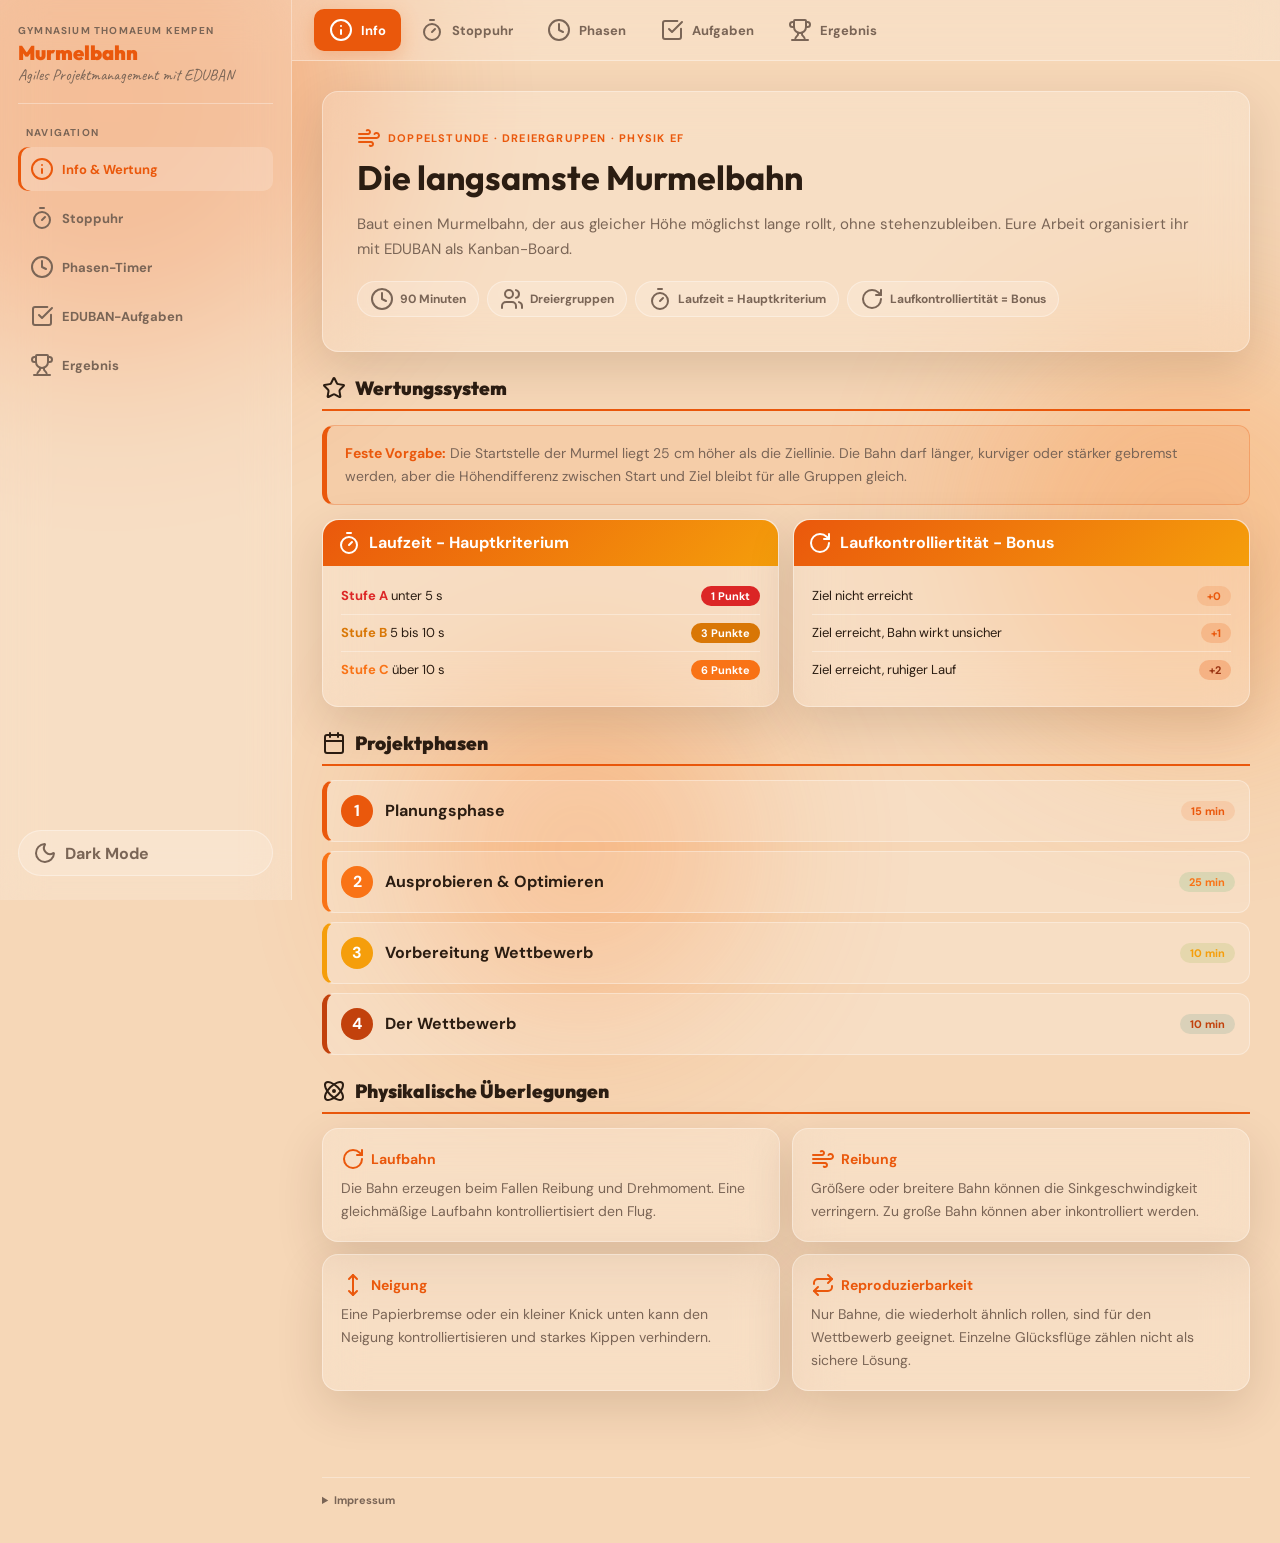
<file: murmelbahn.html>
<!DOCTYPE html>
<html lang="de">
<head>
  <meta charset="UTF-8">
  <meta name="viewport" content="width=device-width, initial-scale=1.0">
  <title>Murmelbahn - Physik EF</title>
  <meta name="description" content="Murmelbahn mit Stoppuhr, Phasen-Timer, Checkliste und EDUBAN-Board">
  <style>
  @font-face {
    font-family: "DM Sans";
    src: url("fonts/dm-sans-v17-latin-regular.woff2") format("woff2");
    font-weight: 400;
    font-display: swap
  }

  @font-face {
    font-family: "DM Sans";
    src: url("fonts/dm-sans-v17-latin-600.woff2") format("woff2");
    font-weight: 600;
    font-display: swap
  }

  @font-face {
    font-family: "DM Sans";
    src: url("fonts/dm-sans-v17-latin-700.woff2") format("woff2");
    font-weight: 700;
    font-display: swap
  }

  @font-face {
    font-family: "Outfit";
    src: url("fonts/outfit-v15-latin-regular.woff2") format("woff2");
    font-weight: 400;
    font-display: swap
  }

  @font-face {
    font-family: "Outfit";
    src: url("fonts/outfit-v15-latin-700.woff2") format("woff2");
    font-weight: 700;
    font-display: swap
  }

  @font-face {
    font-family: "Outfit";
    src: url("fonts/outfit-v15-latin-900.woff2") format("woff2");
    font-weight: 900;
    font-display: swap
  }

  @font-face {
    font-family: "Caveat";
    src: url("fonts/caveat-v23-latin-regular.woff2") format("woff2");
    font-weight: 400;
    font-display: swap
  }

  :root {
    --primary: #ea580c;
    --accent: #f59e0b;
    --danger: #dc2626;
    --success: #f97316;
    --purple: #fb923c;
    --text: #2b1d12;
    --muted: #7a6556;
    --surface: rgba(255,255,255,.76);
    --glass: rgba(255,255,255,.18);
    --border: rgba(255,255,255,.34);
    --shadow: 0 16px 48px rgba(67, 30, 9, .14);
    --radius: 16px;
    --side: 292px;
  }

  body.dark {
    --primary: #fb923c;
    --accent: #fbbf24;
    --text: #fff3e7;
    --muted: #d7b99e;
    --surface: rgba(42, 20, 5, .84);
    --glass: rgba(255,255,255,.07);
    --border: rgba(255,255,255,.13);
  }

  * { box-sizing: border-box }
  html { scroll-behavior: smooth }

  body {
    margin: 0;
    min-height: 100vh;
    font-family: "DM Sans", system-ui, sans-serif;
    background: #f6d7b7;
    color: var(--text);
    overflow-x: hidden
  }

  body.dark { background: #170b03 }
  button, input, select { font: inherit }

  .blob {
    position: fixed;
    border-radius: 50%;
    filter: blur(86px);
    opacity: .3;
    pointer-events: none;
    z-index: 0
  }

  .b1 {
    width: 520px;
    height: 520px;
    background: var(--primary);
    top: -160px;
    left: -150px
  }

  .b2 {
    width: 420px;
    height: 420px;
    background: var(--purple);
    right: -120px;
    top: 36vh
  }

  .b3 {
    width: 340px;
    height: 340px;
    background: #f97316;
    bottom: -120px;
    left: 32vw
  }

  #progress-bar {
    position: fixed;
    top: 0;
    left: 0;
    width: 0;
    height: 3px;
    background: linear-gradient(90deg, var(--primary), var(--accent));
    z-index: 200
  }

  .layout {
    position: relative;
    z-index: 1;
    display: flex;
    min-height: 100vh
  }

  .sidebar {
    position: fixed;
    inset: 0 auto 0 0;
    width: var(--side);
    padding: 24px 18px;
    display: flex;
    flex-direction: column;
    gap: 5px;
    background: var(--glass);
    border-right: 1px solid var(--border);
    backdrop-filter: blur(22px);
    z-index: 100;
    overflow: auto
  }

  .brand {
    padding-bottom: 18px;
    border-bottom: 1px solid var(--border);
    margin-bottom: 8px
  }

  .brand .school {
    display: block;
    font-size: 10px;
    font-weight: 700;
    letter-spacing: 1.2px;
    text-transform: uppercase;
    color: var(--muted)
  }

  .brand .course {
    display: block;
    margin-top: 3px;
    font-family: "Outfit";
    font-size: 20px;
    font-weight: 900;
    color: var(--primary)
  }

  .brand .sub {
    display: block;
    font-family: "Caveat";
    font-size: 16px;
    color: var(--muted)
  }

  .nav-lbl {
    padding: 9px 8px 3px;
    font-size: 10px;
    font-weight: 700;
    letter-spacing: 1.2px;
    text-transform: uppercase;
    color: var(--muted)
  }

  .nav-link, .tab-btn {
    border: 0;
    background: transparent;
    color: var(--muted);
    cursor: pointer;
    display: flex;
    align-items: center;
    gap: 8px;
    font-weight: 700;
    transition: .18s
  }

  .nav-link {
    width: 100%;
    padding: 10px 12px;
    border-radius: 10px;
    text-align: left;
    font-size: 13px
  }

  .nav-link:hover, .nav-link.active {
    background: var(--glass);
    color: var(--primary)
  }

  .nav-link.active { box-shadow: inset 3px 0 0 var(--primary) }
  .nav-link i, .tab-btn i { width: 15px; height: 15px }

  .dark-btn {
    margin-top: auto;
    width: 100%;
    border: 1px solid var(--border);
    background: var(--glass);
    color: var(--muted);
    border-radius: 999px;
    padding: 10px 14px;
    display: flex;
    align-items: center;
    gap: 8px;
    font-weight: 700;
    cursor: pointer
  }

  .main {
    margin-left: var(--side);
    width: calc(100% - var(--side));
    min-width: 0
  }

  .subnav {
    position: sticky;
    top: 0;
    z-index: 50;
    display: flex;
    gap: 4px;
    overflow: auto;
    padding: 9px 22px;
    background: var(--glass);
    border-bottom: 1px solid var(--border);
    backdrop-filter: blur(22px)
  }

  .tab-btn {
    padding: 9px 15px;
    border-radius: 10px;
    white-space: nowrap;
    font-size: 13px
  }

  .tab-btn:hover {
    background: var(--glass);
    color: var(--primary)
  }

  .tab-btn.active {
    background: var(--primary);
    color: #fff;
    box-shadow: 0 6px 20px rgba(234,88,12,.24)
  }

  .panel {
    display: none;
    padding: 30px 30px 64px
  }

  .panel.active {
    display: block;
    animation: fade .28s ease
  }

  @keyframes fade {
    from { opacity: 0; transform: translateY(8px) }
    to { opacity: 1; transform: none }
  }

  .hero, .card, .sw-wrap, .table-wrap, .phase-display, .rank-box {
    background: var(--glass);
    border: 1px solid var(--border);
    border-radius: var(--radius);
    backdrop-filter: blur(22px);
    box-shadow: var(--shadow)
  }

  .hero {
    padding: 34px;
    margin-bottom: 24px
  }

  .eyebrow {
    font-size: 11px;
    font-weight: 700;
    letter-spacing: 1.2px;
    text-transform: uppercase;
    color: var(--primary);
    display: flex;
    align-items: center;
    gap: 7px
  }

  h1 {
    font-family: "Outfit";
    font-size: 34px;
    line-height: 1.08;
    margin: 10px 0 8px
  }

  .lead {
    font-size: 15px;
    line-height: 1.7;
    color: var(--muted);
    max-width: 850px
  }

  .chips {
    display: flex;
    flex-wrap: wrap;
    gap: 8px;
    margin-top: 18px
  }

  .chip {
    display: inline-flex;
    align-items: center;
    gap: 6px;
    padding: 5px 12px;
    border-radius: 999px;
    background: var(--glass);
    border: 1px solid var(--border);
    font-size: 12px;
    font-weight: 700;
    color: var(--muted)
  }

  .chip i { width: 13px; height: 13px }

  .sec {
    display: flex;
    align-items: center;
    gap: 9px;
    margin: 24px 0 14px;
    padding-bottom: 9px;
    border-bottom: 2px solid var(--primary);
    font-family: "Outfit";
    font-size: 19px;
    font-weight: 900
  }

  .sec i {
    width: 20px;
    height: 20px;
    color: var(--primary)
  }

  .grid2 {
    display: grid;
    grid-template-columns: repeat(2, minmax(0,1fr));
    gap: 14px
  }

  .card { padding: 18px }

  .card p {
    margin: 0;
    color: var(--muted);
    line-height: 1.65;
    font-size: 14px
  }

  .score-head {
    margin: -18px -18px 12px;
    padding: 11px 14px;
    border-radius: var(--radius) var(--radius) 0 0;
    background: linear-gradient(135deg, #ea580c, #f59e0b);
    color: #fff;
    font-weight: 800;
    display: flex;
    align-items: center;
    gap: 8px
  }

  .row {
    display: flex;
    justify-content: space-between;
    gap: 10px;
    align-items: center;
    padding: 8px 0;
    border-bottom: 1px solid var(--border);
    font-size: 13px
  }

  .row:last-child { border-bottom: 0 }

  .badge {
    display: inline-flex;
    align-items: center;
    padding: 3px 10px;
    border-radius: 999px;
    font-size: 11px;
    font-weight: 800
  }

  .phases {
    display: flex;
    flex-direction: column;
    gap: 9px
  }

  .phase-item {
    display: flex;
    align-items: center;
    gap: 12px;
    padding: 14px;
    border: 1px solid var(--border);
    border-left: 5px solid var(--primary);
    border-radius: 12px;
    background: var(--glass)
  }

  .phase-num {
    width: 32px;
    height: 32px;
    border-radius: 50%;
    display: grid;
    place-items: center;
    color: #fff;
    font-weight: 900
  }

  .phase-name { flex: 1; font-weight: 800 }

  .phys {
    display: grid;
    grid-template-columns: repeat(2, minmax(0,1fr));
    gap: 12px
  }

  .phys h3 {
    margin: 0 0 6px;
    color: var(--primary);
    font-size: 14px;
    display: flex;
    align-items: center;
    gap: 6px
  }

  .phys h3 i { width: 14px; height: 14px }

  .template-note {
    margin-top: 14px;
    padding: 16px 18px;
    border: 1px solid rgba(234,88,12,.28);
    border-left: 5px solid var(--primary);
    border-radius: 12px;
    background: rgba(234,88,12,.08);
    color: var(--text)
  }

  .template-note strong { color: var(--primary) }

  .template-note p {
    margin: 0;
    color: var(--muted);
    font-size: 14px;
    line-height: 1.65
  }

  .kanban-board {
    display: flex;
    flex-direction: column;
    gap: 16px;
    margin-top: 16px
  }

  .kanban-group {
    background: var(--glass);
    border: 1px solid var(--border);
    border-radius: var(--radius);
    padding: 18px;
    backdrop-filter: blur(22px)
  }

  .kanban-group h3 {
    margin: 0 0 4px;
    font-family: "Outfit";
    font-size: 18px;
    color: var(--text)
  }

  .kanban-group > p {
    margin: 0 0 14px;
    color: var(--muted);
    font-size: 13px;
    line-height: 1.55
  }

  .kanban-cards {
    display: grid;
    grid-template-columns: repeat(2, minmax(0,1fr));
    gap: 12px
  }

  .k-card {
    background: var(--surface);
    border: 1px solid var(--border);
    border-radius: 12px;
    padding: 14px
  }

  .k-head {
    display: grid;
    grid-template-columns: 42px 1fr;
    gap: 10px;
    align-items: start;
    margin-bottom: 8px
  }

  .k-label {
    width: 36px;
    height: 36px;
    border-radius: 50%;
    display: grid;
    place-items: center;
    background: rgba(234,88,12,.12);
    border: 1px solid rgba(234,88,12,.28);
    color: var(--primary);
    font-weight: 900
  }

  .k-card h4 {
    margin: 0 0 6px;
    font-size: 14px;
    line-height: 1.28;
    color: var(--text)
  }

  .k-meta {
    display: flex;
    flex-wrap: wrap;
    gap: 5px
  }

  .k-meta span {
    display: inline-flex;
    align-items: center;
    padding: 2px 7px;
    border: 1px solid var(--border);
    border-radius: 999px;
    background: var(--glass);
    color: var(--muted);
    font-size: 10px;
    font-weight: 700
  }

  .k-meta .high {
    background: rgba(220,38,38,.1);
    border-color: rgba(220,38,38,.28);
    color: #991b1b
  }

  .k-meta .mid {
    background: rgba(132,204,22,.12);
    border-color: rgba(132,204,22,.32);
    color: #365314
  }

  .k-card p {
    margin: 0;
    color: var(--muted);
    font-size: 12px;
    line-height: 1.55
  }

  .sw-wrap {
    display: flex;
    flex-direction: column;
    align-items: center;
    gap: 20px;
    padding: 30px 18px
  }

  .sw-circle {
    width: 220px;
    height: 220px;
    border-radius: 50%;
    display: flex;
    flex-direction: column;
    align-items: center;
    justify-content: center;
    border: 6px solid var(--primary);
    background: var(--surface);
    transition: .25s
  }

  .sw-circle.sa {
    border-color: #dc2626;
    background: #fff5f5;
    box-shadow: 0 0 32px #dc262633
  }

  .sw-circle.sb {
    border-color: #d97706;
    background: #fefce8;
    box-shadow: 0 0 32px #d9770633
  }

  .sw-circle.sc {
    border-color: #f97316;
    background: #f0fdf4;
    box-shadow: 0 0 32px #f9731633
  }

  body.dark .sw-circle { background: var(--surface) }

  .sw-time {
    font-family: "Outfit";
    font-size: 54px;
    font-weight: 900;
    letter-spacing: 0;
    line-height: 1;
    color: var(--muted);
    font-variant-numeric: tabular-nums
  }

  .sw-circle.sa .sw-time { color:#dc2626 }
  .sw-circle.sb .sw-time { color:#d97706 }
  .sw-circle.sc .sw-time { color:#f97316 }

  .sw-sub {
    font-size: 12px;
    color: var(--muted);
    margin-top: 5px
  }

  .sw-badge {
    opacity: 0;
    margin-top: 10px;
    padding: 5px 14px;
    border-radius: 999px;
    font-size: 13px;
    font-weight: 800;
    color: #fff;
    transition: .2s
  }

  .sw-badge.show { opacity: 1 }

  .seg-bar { width: 100%; max-width: 380px }

  .seg-track {
    display: flex;
    height: 10px;
    border-radius: 999px;
    overflow: hidden;
    margin-bottom: 6px
  }

  .seg { flex: 1; transition:.2s }
  .seg.dim { filter: opacity(.22) }

  .seg-labels {
    display: flex;
    justify-content: space-between;
    font-size: 11px;
    font-weight: 800
  }

  .btns {
    display: flex;
    flex-wrap: wrap;
    justify-content: center;
    gap: 11px
  }

  .btn {
    border: 0;
    border-radius: 11px;
    padding: 13px 24px;
    font-weight: 900;
    color: #fff;
    cursor: pointer;
    display: flex;
    align-items: center;
    gap: 8px;
    transition: .16s
  }

  .btn:active { transform: scale(.97) }
  .btn i { width: 16px; height:16px }

  .go { background: var(--success) }
  .stop { background: var(--danger) }

  .reset {
    background: var(--glass);
    border: 1px solid var(--border);
    color: var(--text)
  }

  .target-box {
    display: none;
    width: 100%;
    max-width: 390px;
    border: 1px solid var(--border);
    border-radius: var(--radius);
    overflow: hidden;
    background: var(--glass)
  }

  .target-head {
    padding: 10px 14px;
    background: linear-gradient(135deg, #ea580c, #f59e0b);
    color: #fff;
    font-weight: 800;
    display: flex;
    gap: 8px;
    align-items: center;
    font-size: 13px
  }

  .target-btn {
    width: 100%;
    border: 0;
    border-bottom: 1px solid var(--border);
    background: transparent;
    color: var(--text);
    display: flex;
    justify-content: space-between;
    align-items: center;
    padding: 11px 14px;
    cursor: pointer
  }

  .target-btn:last-child { border-bottom:0 }

  .target-btn:hover, .target-btn.sel {
    background: rgba(234,88,12,.1);
    color: var(--primary);
    font-weight: 800
  }

  .result {
    display: none;
    text-align: center;
    padding: 17px 34px;
    border-radius: 17px;
    background: linear-gradient(135deg, #ea580c, #f59e0b);
    color: #fff
  }

  .result .score {
    font-family: "Outfit";
    font-size: 56px;
    font-weight: 900;
    line-height: 1
  }

  .phase-buttons {
    display: grid;
    grid-template-columns: repeat(4, minmax(140px,1fr));
    gap: 10px;
    margin-bottom: 16px
  }

  .phase-button {
    text-align: left;
    cursor: pointer;
    border: 2px solid var(--border);
    border-radius: 12px;
    background: var(--glass);
    color: var(--text);
    padding: 12px;
    font-weight: 700
  }

  .phase-button small {
    display: block;
    color: var(--muted);
    font-weight: 700
  }

  .phase-display {
    display: none;
    text-align: center;
    padding: 26px
  }

  .pd-name { font-weight: 800; margin-bottom:8px }

  .pd-time {
    font-family: "Outfit";
    font-size: 60px;
    font-weight: 900;
    font-variant-numeric: tabular-nums
  }

  .warn {
    display: none;
    margin-top: 8px;
    color: var(--danger);
    font-weight:900
  }

  .done-msg {
    display: none;
    margin-top: 8px;
    color: var(--success);
    font-weight: 900
  }

  .check-head {
    display: flex;
    justify-content: space-between;
    align-items: center;
    margin-bottom: 12px;
    color: var(--muted);
    font-size: 13px
  }

  .progress {
    width: 150px;
    height: 8px;
    border-radius: 999px;
    background: var(--border);
    overflow:hidden
  }

  .bar {
    height: 100%;
    width: 0;
    background: var(--success);
    transition: .2s
  }

  .checks {
    display: flex;
    flex-direction: column;
    gap: 8px
  }

  .check {
    display: flex;
    gap: 11px;
    align-items: flex-start;
    padding: 12px 14px;
    border: 1px solid var(--border);
    border-radius: 12px;
    background: var(--glass);
    cursor: pointer
  }

  .box {
    width: 22px;
    height: 22px;
    border: 2px solid var(--border);
    border-radius: 7px;
    display: grid;
    place-items: center;
    flex:0 0 auto
  }

  .box i {
    width: 13px;
    height: 13px;
    color: #fff;
    opacity: 0
  }

  .check.done {
    background: rgba(22,163,74,.08);
    border-color:rgba(22,163,74,.34)
  }

  .check.done .box {
    background: var(--success);
    border-color:var(--success)
  }

  .check.done .box i { opacity:1 }

  .check.done .txt {
    text-decoration: line-through;
    color: var(--success)
  }

  .table-wrap { overflow: auto }

  table {
    width: 100%;
    border-collapse: collapse;
    font-size: 13px
  }

  th {
    background: linear-gradient(135deg, #ea580c, #f97316);
    color: #fff;
    text-align: left;
    padding: 10px;
    white-space: nowrap
  }

  td {
    padding: 8px 10px;
    border-bottom: 1px solid var(--border)
  }

  tr:nth-child(even) td { background: var(--glass) }

  .ci {
    border: 1px solid var(--border);
    border-radius: 8px;
    padding: 5px 8px;
    background: var(--glass);
    color: var(--text);
    max-width: 100%
  }

  .rank-box {
    display: none;
    margin-top: 16px;
    padding: 18px 20px;
    background: linear-gradient(135deg, #ea580c, #f59e0b);
    color: #fff
  }

  .rank-box h3 {
    margin: 0 0 10px;
    font-family: "Outfit";
    display: flex;
    gap: 8px;
    align-items:center
  }

  .rank-row {
    display: flex;
    justify-content: space-between;
    padding: 6px 0;
    border-bottom: 1px solid rgba(255,255,255,.18)
  }

  .download-row {
    margin-top: 14px;
    display: flex;
    gap: 10px;
    flex-wrap: wrap
  }

  .small-link {
    border: 1px solid var(--border);
    background: var(--glass);
    color: var(--primary);
    border-radius: 999px;
    padding: 9px 14px;
    font-weight: 800;
    cursor: pointer;
    display: inline-flex;
    gap: 8px;
    align-items: center
  }

  .imprint {
    margin: 22px 30px 34px;
    padding-top: 14px;
    border-top: 1px solid var(--border);
    color: var(--muted);
    font-size: 11px;
    line-height: 1.55
  }

  .imprint details { max-width: 760px }

  .imprint summary {
    cursor: pointer;
    font-weight: 700;
    color: var(--muted)
  }

  .imprint summary:hover { color: var(--primary) }

  .imprint h2 {
    margin: 12px 0 8px;
    font-family: "Outfit";
    font-size: 15px;
    color: var(--text)
  }

  .imprint h3 {
    margin: 12px 0 4px;
    font-size: 12px;
    color: var(--text)
  }

  .imprint p { margin: 0 0 8px }

  .hamb {
    display: none;
    position: fixed;
    top: 12px;
    left: 12px;
    z-index: 150;
    border: 1px solid var(--border);
    background: var(--surface);
    color: var(--text);
    border-radius: 10px;
    padding: 8px
  }

  .overlay {
    display: none;
    position: fixed;
    inset: 0;
    background: rgba(0,0,0,.38);
    z-index: 90
  }

  @media (max-width: 900px) {
    .hamb { display:flex }
    .sidebar {
      transform: translateX(-100%);
      transition:.22s
    }

    .sidebar.open {
      transform: none;
      box-shadow:8px 0 40px rgba(0,0,0,.25)
    }

    .overlay.show { display: block }

    .main {
      margin-left: 0;
      width:100%
    }

    .panel { padding:18px 14px 52px }

    .subnav { padding:8px 10px 8px 56px }

    .grid2, .phys, .kanban-cards { grid-template-columns:1fr }

    .phase-buttons { grid-template-columns:1fr 1fr }

    h1 { font-size: 27px }

    .imprint { margin: 18px 14px 28px }
  }

  @media (max-width: 560px) {
    .phase-buttons { grid-template-columns:1fr }

    .sw-circle {
      width: 198px;
      height:198px
    }

    .sw-time { font-size: 48px }
  }
  </style>
</head>
<body>
  <div class="blob b1"></div>
  <div class="blob b2"></div>
  <div class="blob b3"></div>
  <div id="progress-bar"></div>
  <button class="hamb" onclick="toggleSidebar()" aria-label="Menue">
    <i data-lucide="menu"></i>
  </button>
  <div class="overlay" id="overlay" onclick="toggleSidebar()"></div>
  <div class="layout">
    <aside class="sidebar" id="sidebar">
      <div class="brand">
        <span class="school">Gymnasium Thomaeum Kempen</span>
        <span class="course">Murmelbahn</span>
        <span class="sub">Agiles Projektmanagement mit EDUBAN</span>
      </div>
      <span class="nav-lbl">Navigation</span>
      <button class="nav-link active" onclick="showTab('info',this)">
        <i data-lucide="info"></i>
        Info & Wertung
      </button>
      <button class="nav-link" onclick="showTab('uhr',this)">
        <i data-lucide="timer"></i>
        Stoppuhr
      </button>
      <button class="nav-link" onclick="showTab('phasen',this)">
        <i data-lucide="clock"></i>
        Phasen-Timer
      </button>
      <button class="nav-link" onclick="showTab('aufgaben',this)">
        <i data-lucide="check-square"></i>
        EDUBAN-Aufgaben
      </button>
      <button class="nav-link" onclick="showTab('ergebnis',this)">
        <i data-lucide="trophy"></i>
        Ergebnis
      </button>
      <button class="dark-btn" onclick="toggleDark()">
        <i data-lucide="moon" id="dark-icon"></i>
        <span id="dark-label">Dark Mode</span>
      </button>
    </aside>

    <main class="main">
      <nav class="subnav">
        <button class="tab-btn active" id="tb-info" onclick="showTab('info')">
          <i data-lucide="info"></i>
          Info
        </button>
        <button class="tab-btn" id="tb-uhr" onclick="showTab('uhr')">
          <i data-lucide="timer"></i>
          Stoppuhr
        </button>
        <button class="tab-btn" id="tb-phasen" onclick="showTab('phasen')">
          <i data-lucide="clock"></i>
          Phasen
        </button>
        <button class="tab-btn" id="tb-aufgaben" onclick="showTab('aufgaben')">
          <i data-lucide="check-square"></i>
          Aufgaben
        </button>
        <button class="tab-btn" id="tb-ergebnis" onclick="showTab('ergebnis')">
          <i data-lucide="trophy"></i>
          Ergebnis
        </button>
      </nav>

      <section id="p-info" class="panel active">
        <div class="hero">
          <div class="eyebrow">
            <i data-lucide="wind"></i>
            Doppelstunde · Dreiergruppen · Physik EF
          </div>
          <h1>Die langsamste Murmelbahn</h1>
          <p class="lead">Baut einen Murmelbahn, der aus gleicher Höhe möglichst lange rollt, ohne stehenzubleiben. Eure Arbeit organisiert ihr mit EDUBAN als Kanban-Board.</p>
          <div class="chips">
            <span class="chip"><i data-lucide="clock"></i> 90 Minuten</span>
            <span class="chip"><i data-lucide="users"></i> Dreiergruppen</span>
            <span class="chip"><i data-lucide="timer"></i> Laufzeit = Hauptkriterium</span>
            <span class="chip"><i data-lucide="rotate-cw"></i> Laufkontrolliertität = Bonus</span>
          </div>
        </div>

        <div class="sec">
          <i data-lucide="star"></i>
          Wertungssystem
        </div>
        <div class="template-note" style="margin-bottom:14px">
          <p>
            <strong>Feste Vorgabe:</strong>
            Die Startstelle der Murmel liegt 25 cm höher als die Ziellinie. Die Bahn darf länger, kurviger oder stärker gebremst werden, aber die Höhendifferenz zwischen Start und Ziel bleibt für alle Gruppen gleich.
          </p>
        </div>

        <div class="grid2">
          <div class="card">
            <div class="score-head">
              <i data-lucide="timer"></i>
              Laufzeit - Hauptkriterium
            </div>
            <div class="row">
              <span><strong style="color:#dc2626">Stufe A</strong> unter 5 s</span>
              <span class="badge" style="background:#dc2626;color:#fff">1 Punkt</span>
            </div>
            <div class="row">
              <span><strong style="color:#d97706">Stufe B</strong> 5 bis 10 s</span>
              <span class="badge" style="background:#d97706;color:#fff">3 Punkte</span>
            </div>
            <div class="row">
              <span><strong style="color:#f97316">Stufe C</strong> über 10 s</span>
              <span class="badge" style="background:#f97316;color:#fff">6 Punkte</span>
            </div>
          </div>
          <div class="card">
            <div class="score-head">
              <i data-lucide="rotate-cw"></i>
              Laufkontrolliertität - Bonus
            </div>
            <div class="row">
              <span>Ziel nicht erreicht</span>
              <span class="badge" style="background:rgba(234,88,12,.15);color:#ea580c">+0</span>
            </div>
            <div class="row">
              <span>Ziel erreicht, Bahn wirkt unsicher</span>
              <span class="badge" style="background:rgba(234,88,12,.20);color:#ea580c">+1</span>
            </div>
            <div class="row">
              <span>Ziel erreicht, ruhiger Lauf</span>
              <span class="badge" style="background:rgba(234,88,12,.26);color:#9a3412">+2</span>
            </div>
          </div>
        </div>

        <div class="sec">
          <i data-lucide="calendar"></i>
          Projektphasen
        </div>
        <div class="phases">
          <div class="phase-item" style="border-left-color:#ea580c">
            <div class="phase-num" style="background:#ea580c">1</div>
            <div class="phase-name">Planungsphase</div>
            <span class="badge" style="background:rgba(234,88,12,.12);color:#ea580c">15 min</span>
          </div>
          <div class="phase-item" style="border-left-color:#f97316">
            <div class="phase-num" style="background:#f97316">2</div>
            <div class="phase-name">Ausprobieren & Optimieren</div>
            <span class="badge" style="background:rgba(22,163,74,.12);color:#f97316">25 min</span>
          </div>
          <div class="phase-item" style="border-left-color:#f59e0b">
            <div class="phase-num" style="background:#f59e0b">3</div>
            <div class="phase-name">Vorbereitung Wettbewerb</div>
            <span class="badge" style="background:rgba(101,163,13,.12);color:#f59e0b">10 min</span>
          </div>
          <div class="phase-item" style="border-left-color:#c2410c">
            <div class="phase-num" style="background:#c2410c">4</div>
            <div class="phase-name">Der Wettbewerb</div>
            <span class="badge" style="background:rgba(15,118,110,.12);color:#c2410c">10 min</span>
          </div>
        </div>

        <div class="sec">
          <i data-lucide="atom"></i>
          Physikalische Überlegungen
        </div>
        <div class="phys">
          <div class="card">
            <h3><i data-lucide="rotate-cw"></i> Laufbahn</h3>
            <p>Die Bahn erzeugen beim Fallen Reibung und Drehmoment. Eine gleichmäßige Laufbahn kontrolliertisiert den Flug.</p>
          </div>
          <div class="card">
            <h3><i data-lucide="wind"></i> Reibung</h3>
            <p>Größere oder breitere Bahn können die Sinkgeschwindigkeit verringern. Zu große Bahn können aber inkontrolliert werden.</p>
          </div>
          <div class="card">
            <h3><i data-lucide="move-vertical"></i> Neigung</h3>
            <p>Eine Papierbremse oder ein kleiner Knick unten kann den Neigung kontrolliertisieren und starkes Kippen verhindern.</p>
          </div>
          <div class="card">
            <h3><i data-lucide="repeat"></i> Reproduzierbarkeit</h3>
            <p>Nur Bahne, die wiederholt ähnlich rollen, sind für den Wettbewerb geeignet. Einzelne Glücksflüge zählen nicht als sichere Lösung.</p>
          </div>
        </div>
      </section>

      <section id="p-uhr" class="panel">
        <div class="sec">
          <i data-lucide="timer"></i>
          Laufzeit-Messung
        </div>
        <p class="lead">Starten beim Starten der Murmel. Stoppen, wenn die Murmel die Ziellinie erreicht. Die Stufe wird automatisch erkannt.</p>
        <div class="sw-wrap">
          <div class="sw-circle" id="swc">
            <div class="sw-time" id="swt">0,00</div>
            <div class="sw-sub">Sekunden</div>
            <div class="sw-badge" id="swb"></div>
          </div>
          <div class="seg-bar">
            <div class="seg-track">
              <div class="seg dim" id="sa" style="background:#dc2626"></div>
              <div class="seg dim" id="sb" style="background:#d97706"></div>
              <div class="seg dim" id="sc" style="background:#f97316"></div>
            </div>
            <div class="seg-labels">
              <span style="color:#dc2626">A &lt; 5 s</span>
              <span style="color:#d97706">B 5-10 s</span>
              <span style="color:#f97316">C &gt; 10 s</span>
            </div>
          </div>
          <div class="btns" id="swbtns">
            <button class="btn go" onclick="swStart()">
              <i data-lucide="play"></i>
              Starten
            </button>
          </div>
          <div class="target-box" id="trpick">
            <div class="target-head">
              <i data-lucide="rotate-cw"></i>
              Laufkontrolliertität wählen
            </div>
            <button class="target-btn" onclick="treff(0,this)">
              <span>Ziel nicht erreicht</span>
              <span class="badge" style="background:rgba(234,88,12,.15);color:#ea580c">+0</span>
            </button>
            <button class="target-btn" onclick="treff(1,this)">
              <span>Ziel erreicht, Bahn wirkt unsicher</span>
              <span class="badge" style="background:rgba(234,88,12,.20);color:#ea580c">+1</span>
            </button>
            <button class="target-btn" onclick="treff(2,this)">
              <span>Ziel erreicht, ruhiger Lauf</span>
              <span class="badge" style="background:rgba(234,88,12,.26);color:#9a3412">+2</span>
            </button>
          </div>
          <div class="result" id="swres">
            <div>Gesamtpunkte</div>
            <div class="score" id="swscore">-</div>
            <div id="swdet">-</div>
          </div>
        </div>
      </section>

      <section id="p-phasen" class="panel">
        <div class="sec">
          <i data-lucide="clock"></i>
          Phasen-Timer
        </div>
        <p class="lead">Phase antippen, um den Timer zu starten. Bei einer Minute Restzeit und beim Ende ertönt ein Signal.</p>
        <div class="phase-buttons">
          <button class="phase-button" onclick="phStart(1,'Planungsphase',15,'#ea580c',this)">
            <small>Phase 1</small>
            Planungsphase
            <br>
            <small>15 min</small>
          </button>
          <button class="phase-button" onclick="phStart(2,'Ausprobieren & Optimieren',25,'#f97316',this)">
            <small>Phase 2</small>
            Ausprobieren & Optimieren
            <br>
            <small>25 min</small>
          </button>
          <button class="phase-button" onclick="phStart(3,'Vorbereitung Wettbewerb',10,'#f59e0b',this)">
            <small>Phase 3</small>
            Vorbereitung Wettbewerb
            <br>
            <small>10 min</small>
          </button>
          <button class="phase-button" onclick="phStart(4,'Der Wettbewerb',10,'#c2410c',this)">
            <small>Phase 4</small>
            Der Wettbewerb
            <br>
            <small>10 min</small>
          </button>
        </div>
        <div class="phase-display" id="pd">
          <div class="pd-name" id="pdn"></div>
          <div class="pd-time" id="pdt">0:00</div>
          <div class="warn" id="pdw">
            <i data-lucide="alert-triangle"></i>
            Noch 1 Minute!
          </div>
          <div class="done-msg" id="pdd">
            <i data-lucide="check-circle"></i>
            Phase abgeschlossen!
          </div>
          <div class="btns" style="margin-top:14px">
            <button class="btn stop" id="pd-pause" onclick="phPause()">Pause</button>
            <button class="btn go" id="pd-weiter" style="display:none" onclick="phWeiter()">Weiter</button>
          </div>
        </div>
        <div class="sec">
          <i data-lucide="kanban"></i>
          EDUBAN-Board
        </div>
        <div class="template-note">
          <p>
            <strong>Auftrag:</strong>
            Erstellt das Kanban-Board selbst in EDUBAN. Diese Seite gibt bewusst keine Karten vor. Legt gemeinsam sinnvolle Aufgaben, Abhängigkeiten, Verantwortlichkeiten und Meilensteine an, sodass euer Arbeitsprozess zur Entwicklung des Murmelbahns sichtbar wird.
          </p>
        </div>
        <div class="grid2">
          <div class="card">
            <h3 style="margin-top:0;color:var(--primary)">Mögliche Meilensteine</h3>
            <p>Höhendifferenz festgelegt · Planung abgeschlossen · Bahnelemente getestet · Bahn optimiert · Wettbewerb vorbereitet · Ergebnis ausgewertet</p>
          </div>
          <div class="card">
            <h3 style="margin-top:0;color:var(--primary)">Wichtig für das Board</h3>
            <p>Keine fertigen Musterkarten übernehmen. Erstellt eigene Karten, die eure tatsächlichen Arbeitsschritte, Messungen und Entscheidungen beschreiben.</p>
          </div>
        </div>
      </section>

      <section id="p-aufgaben" class="panel">
        <div class="sec">
          <i data-lucide="check-square"></i>
          EDUBAN-Aufgaben
        </div>
        <div class="check-head">
          <span id="ck-cnt">0 / 8 erledigt</span>
          <div class="progress">
            <div class="bar" id="ck-bar"></div>
          </div>
        </div>
        <div class="checks" id="ck-list"></div>
      </section>

      <section id="p-ergebnis" class="panel">
        <div class="sec">
          <i data-lucide="trophy"></i>
          Wettbewerb-Ergebnis
        </div>
        <p class="lead">Laufzeit-Stufe und Laufkontrolliertität eintragen. Die Punkte und Rangliste werden automatisch berechnet.</p>
        <div class="table-wrap">
          <table>
            <thead>
              <tr>
                <th>Gr.</th>
                <th>Mitglied</th>
                <th>Zeit</th>
                <th>Stufe</th>
                <th>Zeit-Pkte</th>
                <th>Laufkontrolliertität</th>
                <th>Bonus</th>
                <th>Gesamt</th>
              </tr>
            </thead>
            <tbody id="rtbody"></tbody>
          </table>
        </div>
        <div class="rank-box" id="rankbox">
          <h3>
            <i data-lucide="trophy"></i>
            Rangliste
          </h3>
          <div id="rankrows"></div>
        </div>
      </section>

      <footer class="imprint">
        <details>
          <summary>Impressum</summary>
          <h2>Impressum</h2>
          <h3>Angaben gemäß § 5 DDG</h3>
          <p>
            <strong>Verantwortlich für den Inhalt</strong><br>
            Dr. Claus Unterberg<br>
            Gymnasium Thomaeum Kempen<br>
            Am Gymnasium 4<br>
            47906 Kempen
          </p>
          <h3>Kontakt</h3>
          <p>
            E-Mail:
            <a href="mailto:claus.unterberg@thomaeum.de">claus.unterberg@thomaeum.de</a>
          </p>
          <h3>Verantwortlich im Sinne des § 18 Abs. 2 MStV</h3>
          <p>Dr. Claus Unterberg, Anschrift wie oben.</p>
          <h3>Urheberrecht</h3>
          <p>Die auf dieser Seite veröffentlichten Texte und Grafiken sind urheberrechtlich geschützt. Eine Nutzung im schulischen Kontext ist ausdrücklich erwünscht. Eine darüber hinausgehende Verwendung bedarf der vorherigen Zustimmung.</p>
        </details>
      </footer>
    </main>
  </div>

  <script src="fonts/lucide.min.js"></script>
  <script>
  "use strict";

  function refreshIcons() {
    if (window.lucide) window.lucide.createIcons();
  }

  function byId(id) {
    return document.getElementById(id);
  }

  function p2(n) {
    return n < 10 ? "0" + n : "" + n;
  }

  var AC = null;
  function ac() {
    if (!AC) {
      try {
        AC = new (window.AudioContext || window.webkitAudioContext)();
      } catch (e) {
        AC = null;
      }
    }
    if (AC && AC.state === "suspended") AC.resume();
    return AC;
  }

  function tone(freq, dur, vol, type) {
    var c = ac();
    if (!c) return;
    var o = c.createOscillator();
    var g = c.createGain();
    o.connect(g);
    g.connect(c.destination);
    o.frequency.value = freq;
    o.type = type || "sine";
    g.gain.setValueAtTime(vol || .35, c.currentTime);
    g.gain.exponentialRampToValueAtTime(.001, c.currentTime + dur);
    o.start();
    o.stop(c.currentTime + dur);
  }

  function playA(id) {
    if (id === "A") tone(440, .16, .32);
    if (id === "B") {
      tone(523, .13, .36);
      setTimeout(function() { tone(659, .2, .36); }, 150);
    }
    if (id === "C") {
      tone(523, .12, .36);
      setTimeout(function() { tone(659, .12, .38); }, 120);
      setTimeout(function() { tone(784, .28, .42); }, 240);
    }
  }

  function pStart() { tone(880, .08, .45, "square"); }
  function pLand() { tone(330, .35, .38, "triangle"); }
  function pWarn() { tone(550, .18, .35); }
  function pEnd() {
    tone(880, .12, .45);
    setTimeout(function() { tone(660, .12, .45); }, 140);
    setTimeout(function() { tone(440, .3, .45); }, 280);
  }

  var ST = [
    { id: "A", p: 1, f: "#dc2626", cl: "sa", tx: "Stufe A" },
    { id: "B", p: 3, f: "#d97706", cl: "sb", tx: "Stufe B" },
    { id: "C", p: 6, f: "#f97316", cl: "sc", tx: "Stufe C" }
  ];

  function gs(sec) {
    if (sec < 5) return ST[0];
    if (sec < 10) return ST[1];
    return ST[2];
  }

  function toggleDark() {
    document.body.classList.toggle("dark");
    var dark = document.body.classList.contains("dark");
    byId("dark-label").textContent = dark ? "Light Mode" : "Dark Mode";
    byId("dark-icon").setAttribute("data-lucide", dark ? "sun" : "moon");
    refreshIcons();
  }

  function toggleSidebar() {
    byId("sidebar").classList.toggle("open");
    byId("overlay").classList.toggle("show");
  }

  function showTab(id, btn) {
    document.querySelectorAll(".panel,.tab-btn,.nav-link").forEach(function(el) {
      el.classList.remove("active");
    });
    byId("p-" + id).classList.add("active");
    byId("tb-" + id).classList.add("active");
    if (btn) {
      btn.classList.add("active");
    } else {
      document.querySelectorAll(".nav-link").forEach(function(n) {
        if (n.getAttribute("onclick").indexOf("'" + id + "'") !== -1) n.classList.add("active");
      });
    }
    if (window.innerWidth <= 900) {
      byId("sidebar").classList.remove("open");
      byId("overlay").classList.remove("show");
    }
    refreshIcons();
  }

  window.addEventListener("scroll", function() {
    var h = document.documentElement.scrollHeight - window.innerHeight;
    byId("progress-bar").style.width = (h > 0 ? window.scrollY / h * 100 : 0) + "%";
  });

  var swRunning = false;
  var swMs = 0;
  var swIv = null;
  var swStart0 = 0;
  var swStufeId = null;
  var swStufe = null;

  function swSetStufe(s) {
    byId("swc").className = "sw-circle " + s.cl;
    byId("swb").textContent = s.tx + " · " + s.p + (s.p === 1 ? " Punkt" : " Punkte");
    byId("swb").style.background = s.f;
    byId("swb").classList.add("show");
    byId("sa").className = "seg" + (s.id === "A" ? "" : " dim");
    byId("sb").className = "seg" + (s.id === "B" ? "" : " dim");
    byId("sc").className = "seg" + (s.id === "C" ? "" : " dim");
  }

  function swStart() {
    clearInterval(swIv);
    pStart();
    swMs = 0;
    swStart0 = performance.now();
    swStufeId = null;
    swStufe = null;
    swRunning = true;
    byId("trpick").style.display = "none";
    byId("swres").style.display = "none";
    byId("swc").className = "sw-circle";
    byId("swb").classList.remove("show");
    byId("swt").textContent = "0,00";
    byId("sa").className = "seg dim";
    byId("sb").className = "seg dim";
    byId("sc").className = "seg dim";
    byId("swbtns").innerHTML = '<button class="btn stop" onclick="swLand()"><i data-lucide="circle-dot"></i> Im Ziel!</button>';
    refreshIcons();
    swIv = setInterval(function() {
      var elapsed = performance.now() - swStart0;
      swMs = elapsed;
      var sec = elapsed / 1000;
      var s = gs(sec);
      byId("swt").textContent = Math.floor(sec) + "," + p2(Math.floor((elapsed % 1000) / 10));
      if (s.id !== swStufeId) {
        swStufeId = s.id;
        swStufe = s;
        swSetStufe(s);
        playA(s.id);
      }
    }, 40);
  }

  function swLand() {
    if (!swRunning) return;
    clearInterval(swIv);
    swRunning = false;
    pLand();
    byId("swbtns").innerHTML = '<button class="btn reset" onclick="swReset()"><i data-lucide="rotate-ccw"></i> Reset</button>';
    byId("trpick").style.display = "block";
    document.querySelectorAll(".target-btn").forEach(function(b) {
      b.classList.remove("sel");
    });
    refreshIcons();
  }

  function swReset() {
    clearInterval(swIv);
    swRunning = false;
    swMs = 0;
    swStufeId = null;
    swStufe = null;
    byId("swt").textContent = "0,00";
    byId("swc").className = "sw-circle";
    byId("swb").classList.remove("show");
    byId("sa").className = "seg dim";
    byId("sb").className = "seg dim";
    byId("sc").className = "seg dim";
    byId("trpick").style.display = "none";
    byId("swres").style.display = "none";
    byId("swbtns").innerHTML = '<button class="btn go" onclick="swStart()"><i data-lucide="play"></i> Starten</button>';
    refreshIcons();
  }

  function treff(pts, btn) {
    document.querySelectorAll(".target-btn").forEach(function(b) {
      b.classList.remove("sel");
    });
    btn.classList.add("sel");
    if (swStufe) {
      byId("swscore").textContent = swStufe.p + pts;
      byId("swdet").textContent = swStufe.p + " Laufzeit + " + pts + " Laufkontrolliertität";
      byId("swres").style.display = "block";
    }
  }

  var phIv = null;
  var phEnd = 0;
  var phAkt = null;
  var phPausedSeconds = 0;
  var warned = false;

  function phStart(id, name, min, color, btn) {
    clearInterval(phIv);
    warned = false;
    phAkt = { id: id, name: name, color: color };
    phEnd = Date.now() + min * 60000;
    document.querySelectorAll(".phase-button").forEach(function(b) {
      b.style.borderColor = "";
    });
    btn.style.borderColor = color;
    byId("pd").style.display = "block";
    byId("pd").style.borderColor = color;
    byId("pdn").textContent = "Phase " + id + ": " + name;
    byId("pdn").style.color = color;
    byId("pdt").style.color = color;
    byId("pdw").style.display = "none";
    byId("pdd").style.display = "none";
    byId("pd-pause").style.display = "inline-flex";
    byId("pd-weiter").style.display = "none";
    pStart();
    phTick();
    phIv = setInterval(phTick, 500);
  }

  function phTick() {
    var r = Math.max(0, Math.round((phEnd - Date.now()) / 1000));
    byId("pdt").textContent = Math.floor(r / 60) + ":" + p2(r % 60);
    if (r <= 60 && !warned && r > 0) {
      warned = true;
      byId("pdw").style.display = "block";
      pWarn();
    }
    if (r <= 0) {
      clearInterval(phIv);
      byId("pdd").style.display = "block";
      byId("pd-pause").style.display = "none";
      byId("pdt").style.color = "#f97316";
      pEnd();
    }
  }

  function phPause() {
    clearInterval(phIv);
    phPausedSeconds = Math.max(0, Math.round((phEnd - Date.now()) / 1000));
    byId("pd-pause").style.display = "none";
    byId("pd-weiter").style.display = "inline-flex";
  }

  function phWeiter() {
    phEnd = Date.now() + phPausedSeconds * 1000;
    byId("pd-pause").style.display = "inline-flex";
    byId("pd-weiter").style.display = "none";
    phIv = setInterval(phTick, 500);
  }

  var AUF = [
    "Board anlegen: Erstellt in EDUBAN ein neues Board für das Projekt Murmelbahn.",
    "Höhenvorgabe übernehmen: Plant eure Bahn so, dass Start und Ziel eine feste Höhendifferenz von 25 cm haben.",
    "Meilensteine festlegen: Einigt euch auf sinnvolle Etappen wie Planung, Bau, Testphase, Optimierung, Wettbewerb und Auswertung.",
    "Eigene Karten schreiben: Formuliert konkrete Arbeitskarten, die echte Aufgaben eurer Gruppe beschreiben.",
    "Abhängigkeiten prüfen: Achtet darauf, dass Karten logisch miteinander verbunden sind und keine Kreisabhängigkeiten entstehen.",
    "Verantwortlichkeiten eintragen: Legt fest, wer zunächst für Bahnführung, Messung, Material oder Dokumentation zuständig ist.",
    "WIP-Limit beachten: Bearbeitet nicht zu viele Karten gleichzeitig. Erst abschließen, dann die nächste Aufgabe beginnen.",
    "Messdaten dokumentieren: Haltet Laufzeiten, Zielerreichung, Höheneinhaltung und Beobachtungen im Board oder in eurer Ergebnistabelle fest.",
    "Reflexion ergänzen: Beschreibt am Ende kurz, welche Veränderung an der Bahn die Laufzeit am stärksten verlängert hat."
  ];

  var ckDone = AUF.map(function() { return false; });

  function renderCk() {
    var done = ckDone.filter(Boolean).length;
    byId("ck-cnt").textContent = done + " / " + AUF.length + " erledigt";
    byId("ck-bar").style.width = Math.round(done / AUF.length * 100) + "%";
    byId("ck-list").innerHTML = "";
    AUF.forEach(function(txt, i) {
      var el = document.createElement("div");
      el.className = "check" + (ckDone[i] ? " done" : "");
      el.onclick = function() {
        ckDone[i] = !ckDone[i];
        renderCk();
      };
      el.innerHTML = '<div class="box"><i data-lucide="check"></i></div><div class="txt"><strong>' + (i + 1) + '.</strong> ' + txt + '</div>';
      byId("ck-list").appendChild(el);
    });
    refreshIcons();
  }

  var GR = [];
  for (var gi = 0; gi < 8; gi++) {
    GR.push({ m: "", z: "", s: null, t: null });
  }

  function renderTbl() {
    byId("rtbody").innerHTML = "";
    GR.forEach(function(g, i) {
      var fl = g.s ? ST.find(function(x) { return x.id === g.s; }) : null;
      var tp = g.t !== null ? +g.t : null;
      var total = (fl ? fl.p : 0) + (tp !== null ? tp : 0);
      var tr = document.createElement("tr");
      tr.innerHTML =
        '<td><strong style="color:var(--primary)">' + (i + 1) + '</strong></td>' +
        '<td><input class="ci" value="' + g.m + '" placeholder="Name" oninput="GR[' + i + '].m=this.value"></td>' +
        '<td><input class="ci" value="' + g.z + '" placeholder="2,40" style="width:70px" oninput="GR[' + i + '].z=this.value"></td>' +
        '<td><select class="ci" onchange="GR[' + i + '].s=this.value||null;renderTbl()"><option value="">-</option>' + ST.map(function(x) {
          return '<option value="' + x.id + '"' + (g.s === x.id ? " selected" : "") + '>' + x.id + '</option>';
        }).join("") + '</select></td>' +
        '<td>' + (fl ? '<span class="badge" style="background:' + fl.f + ';color:#fff">' + fl.p + '</span>' : "-") + '</td>' +
        '<td><select class="ci" onchange="GR[' + i + '].t=this.value===\'\'?null:+this.value;renderTbl()"><option value="">-</option>' + ["Ziel nicht erreicht", "unruhig", "ruhig"].map(function(l, ti) {
          return '<option value="' + ti + '"' + (g.t === ti ? " selected" : "") + '>' + l + '</option>';
        }).join("") + '</select></td>' +
        '<td>' + (tp !== null ? '<span class="badge" style="background:rgba(234,88,12,.15);color:#ea580c">+' + tp + '</span>' : "-") + '</td>' +
        '<td><strong style="color:var(--primary);font-size:15px">' + (fl && tp !== null ? total : "-") + '</strong></td>';
      byId("rtbody").appendChild(tr);
    });

    var list = GR.map(function(g, i) {
      var fl = g.s ? ST.find(function(x) { return x.id === g.s; }) : null;
      var tp = g.t !== null ? +g.t : null;
      return {
        nr: i + 1,
        m: g.m,
        total: (fl ? fl.p : 0) + (tp !== null ? tp : 0),
        ok: !!fl && tp !== null
      };
    }).filter(function(g) {
      return g.ok;
    }).sort(function(a, b) {
      return b.total - a.total;
    });

    if (!list.length) {
      byId("rankbox").style.display = "none";
      return;
    }

    byId("rankbox").style.display = "block";
    byId("rankrows").innerHTML = list.map(function(g, r) {
      var medal = r === 0 ? "1." : r === 1 ? "2." : r === 2 ? "3." : (r + 1) + ".";
      return '<div class="rank-row"><span>' + medal + ' Gruppe ' + g.nr + (g.m ? " (" + g.m + ")" : "") + '</span><strong>' + g.total + ' Punkte</strong></div>';
    }).join("");
  }

  renderCk();
  renderTbl();
  refreshIcons();
  </script>
</body>
</html>
</file>
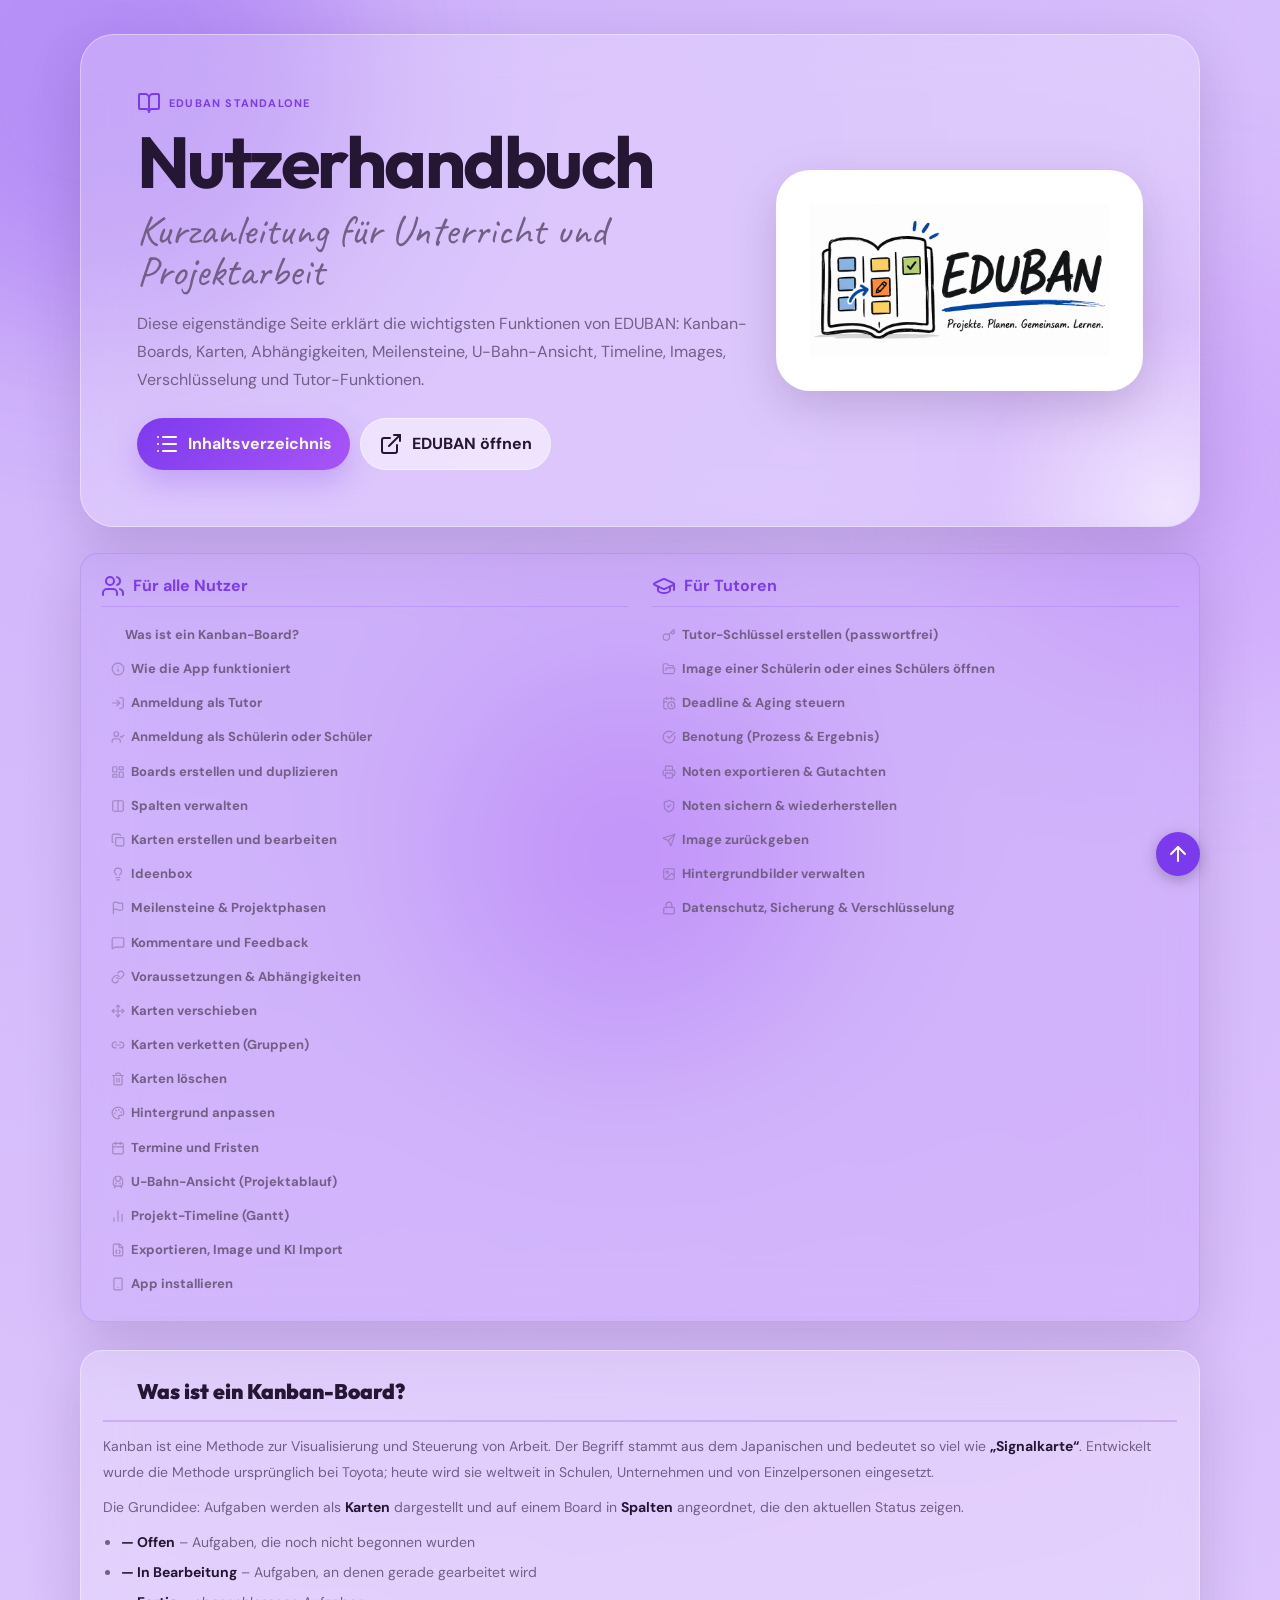
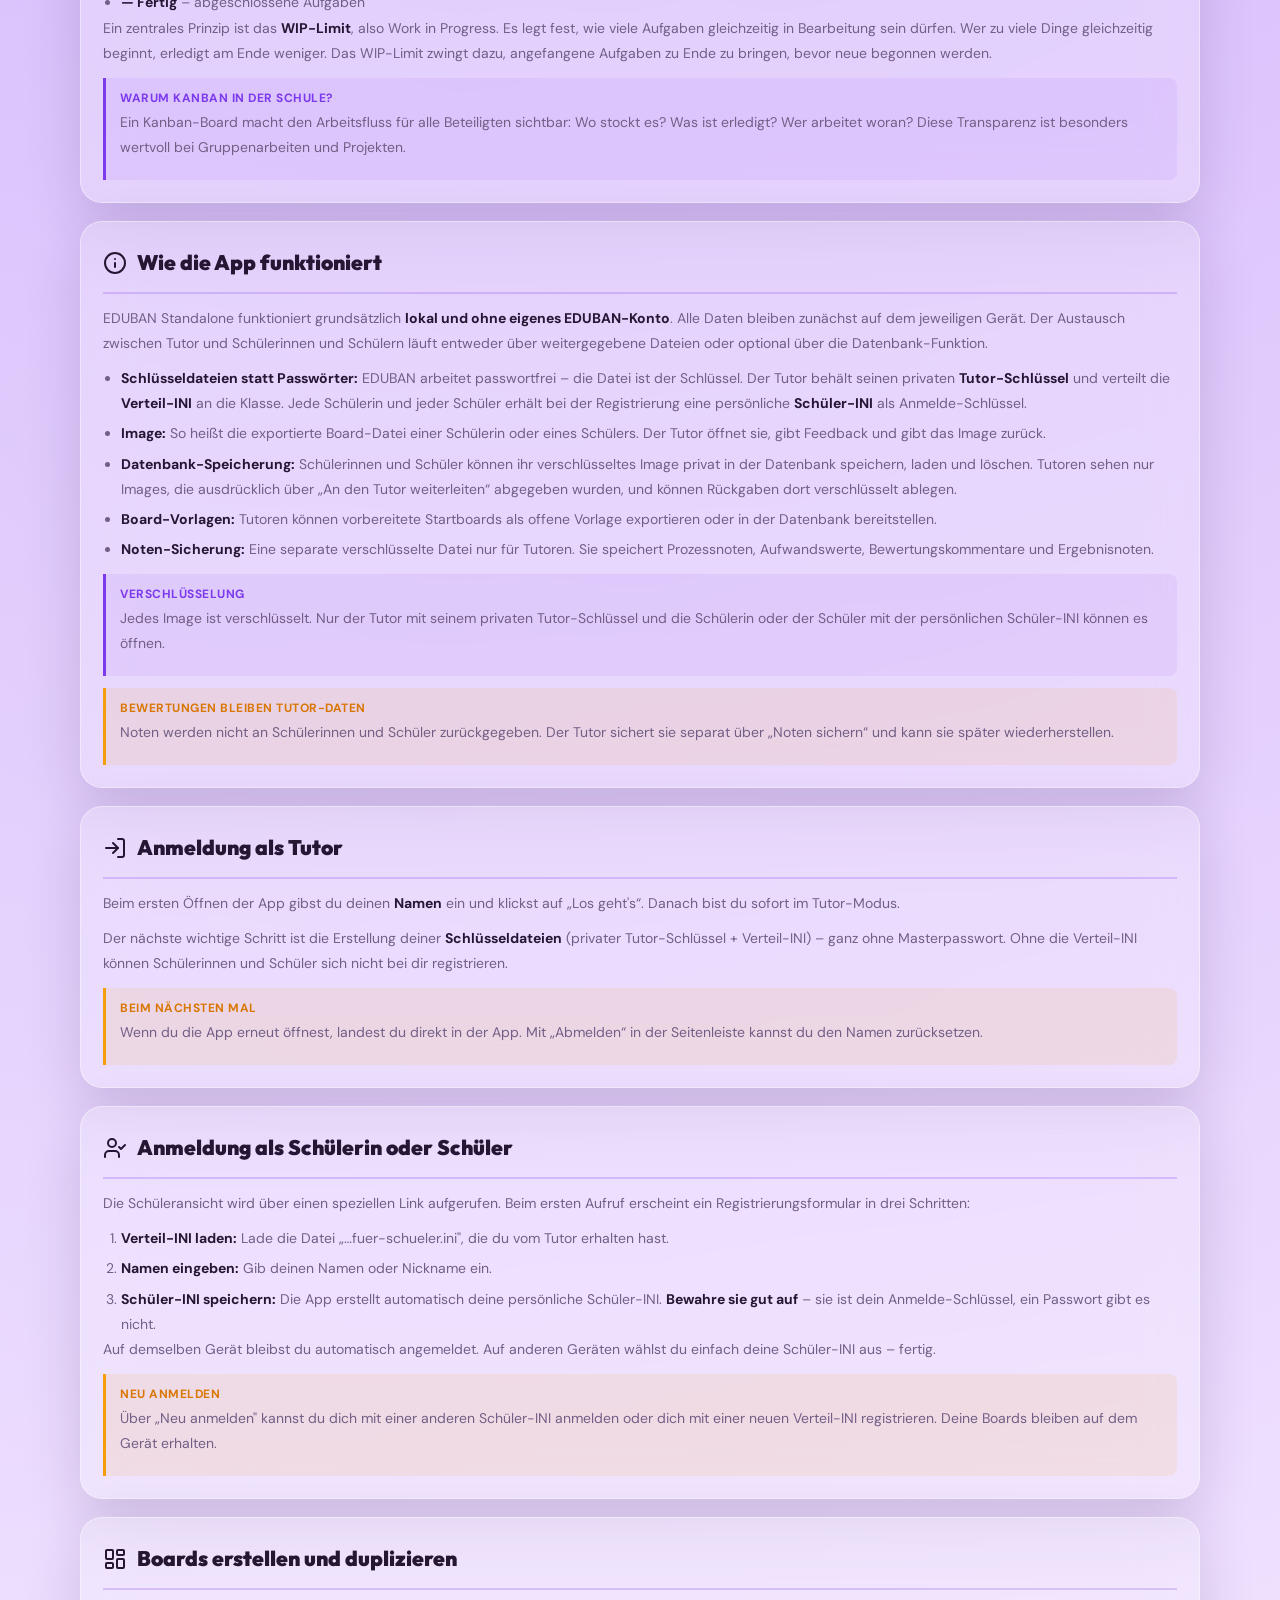
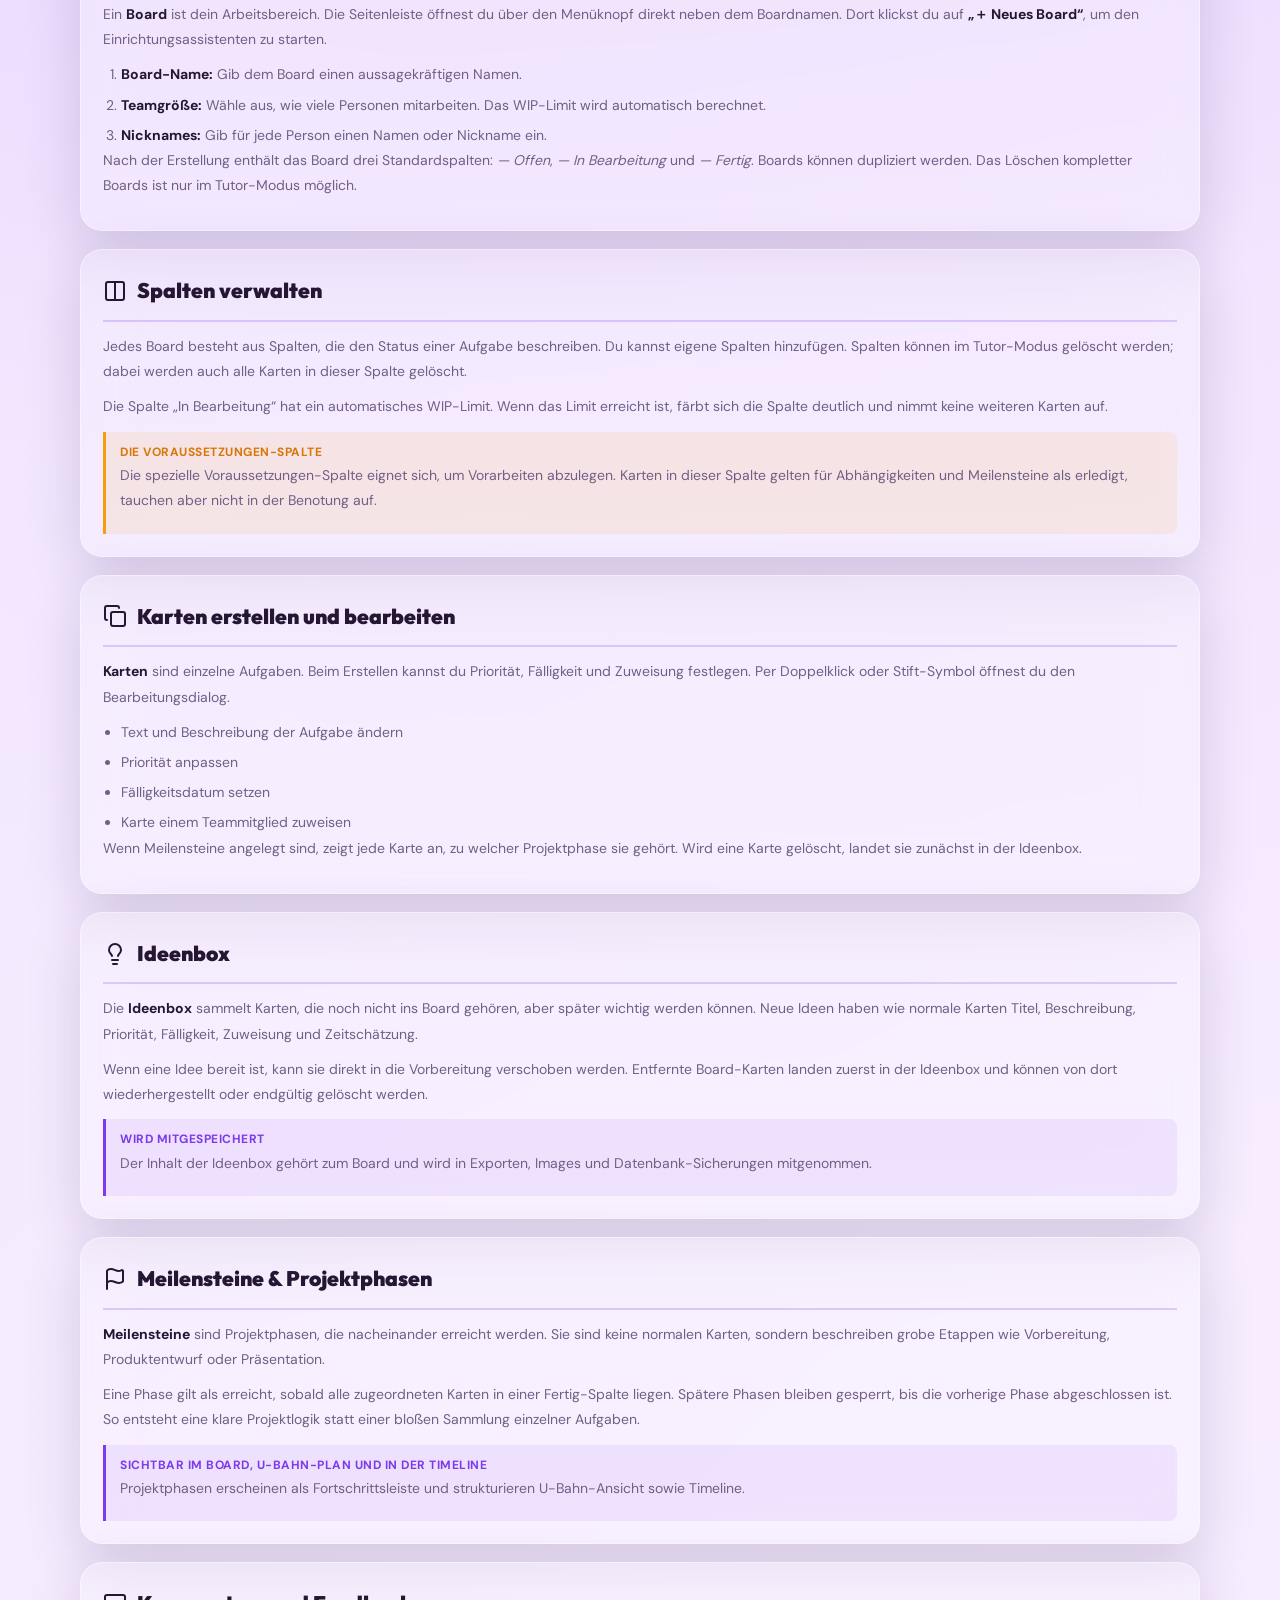
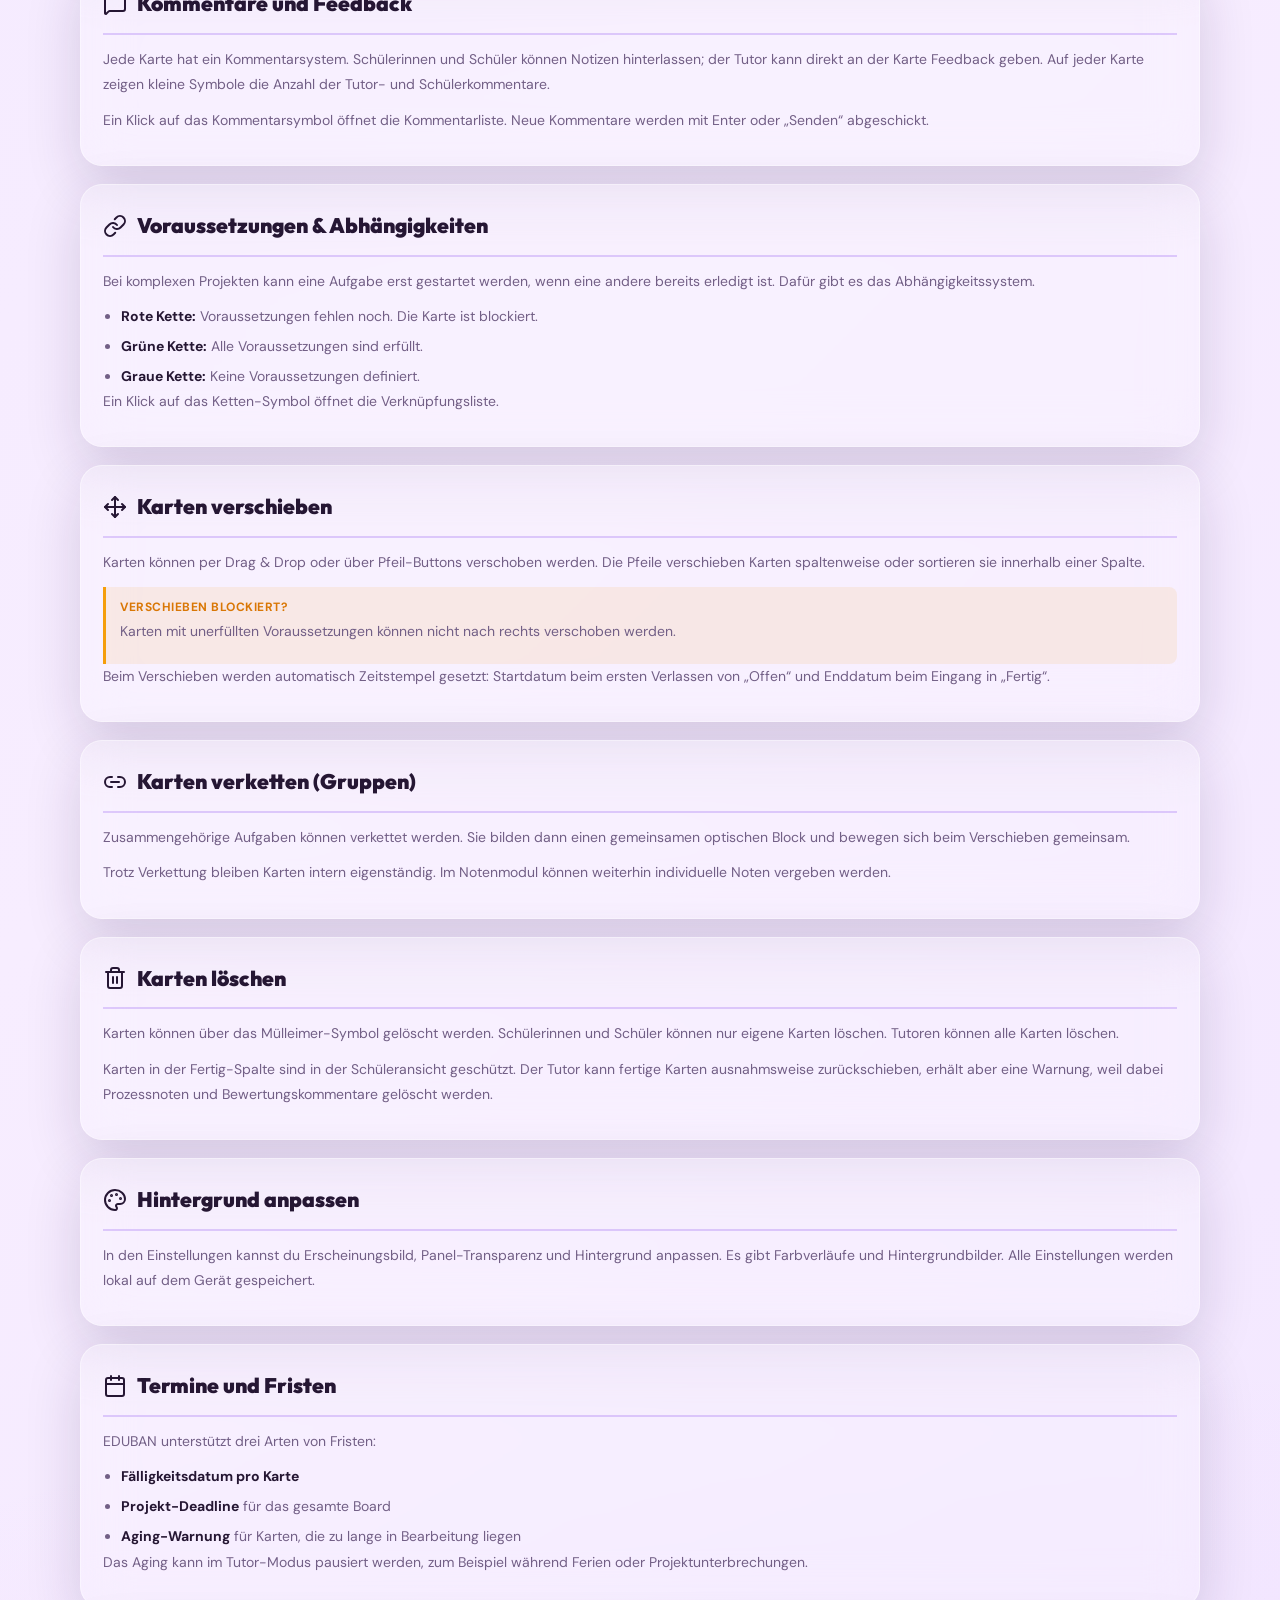
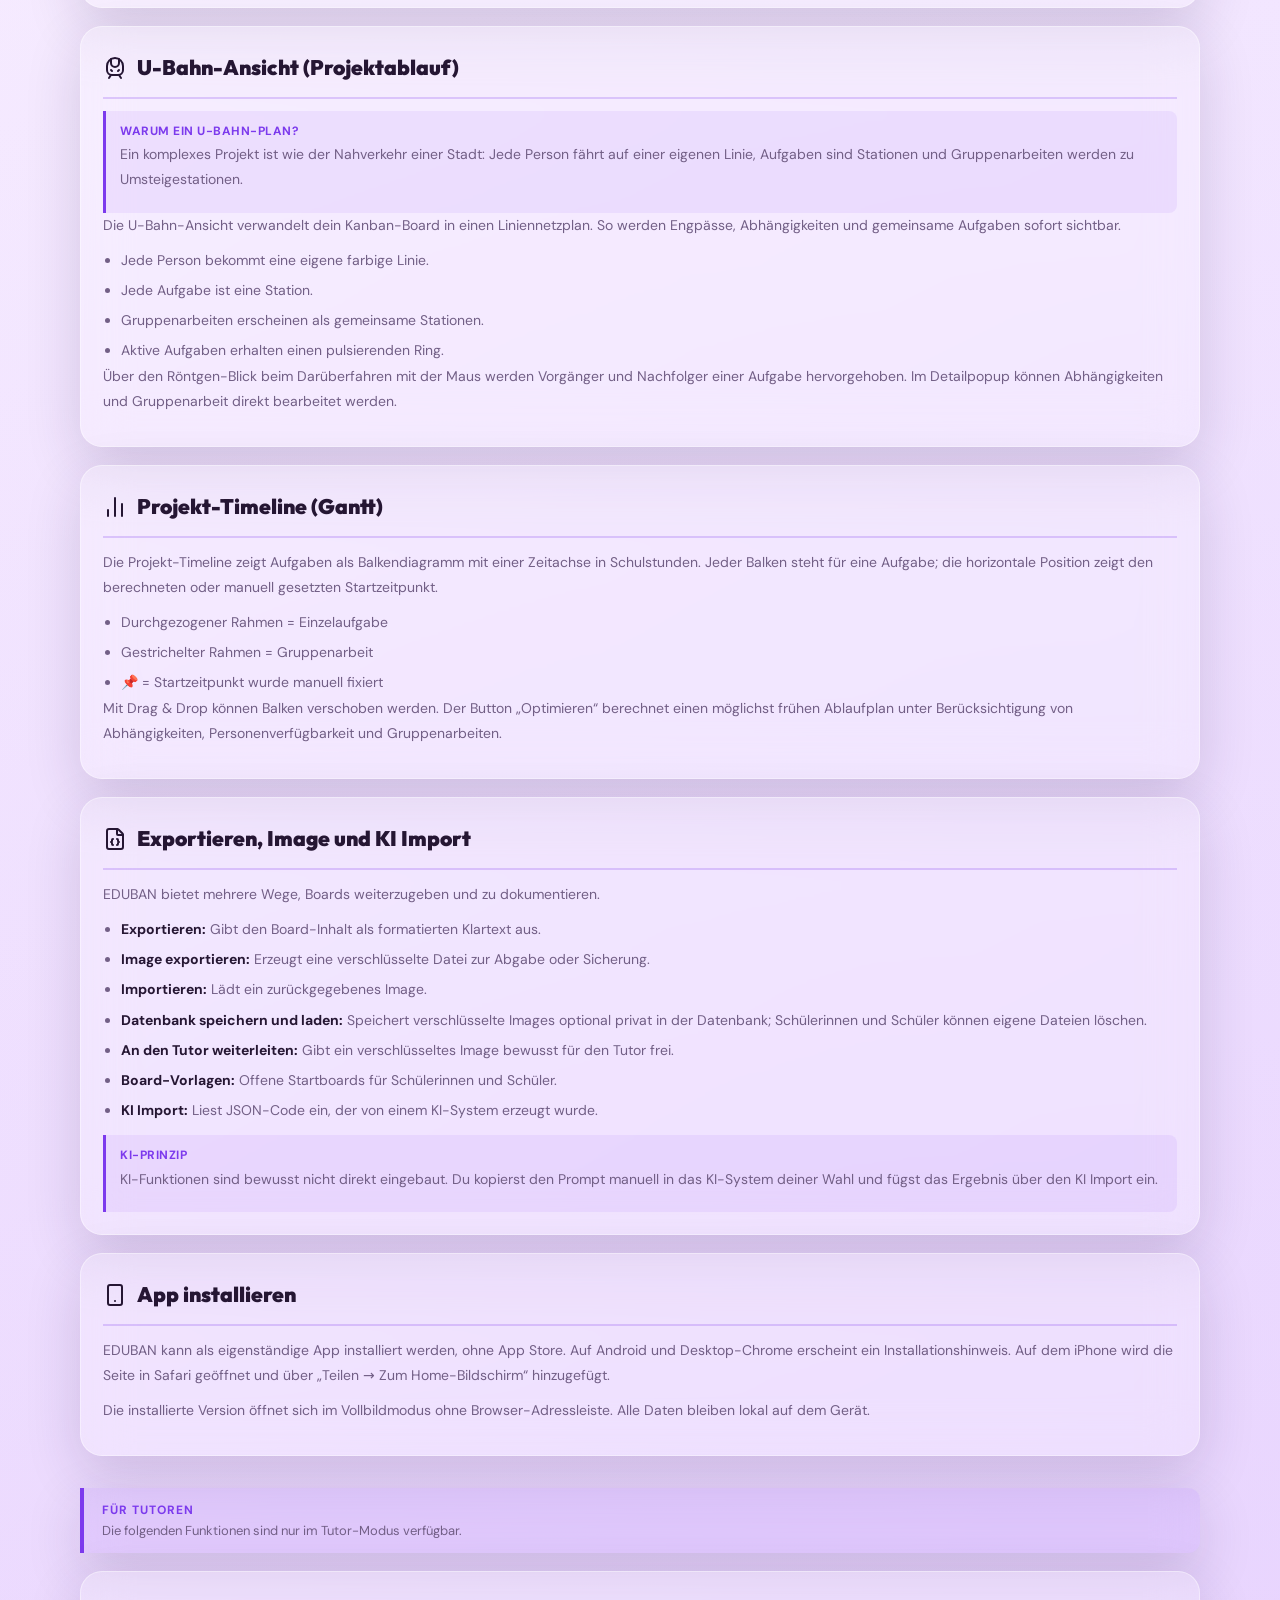
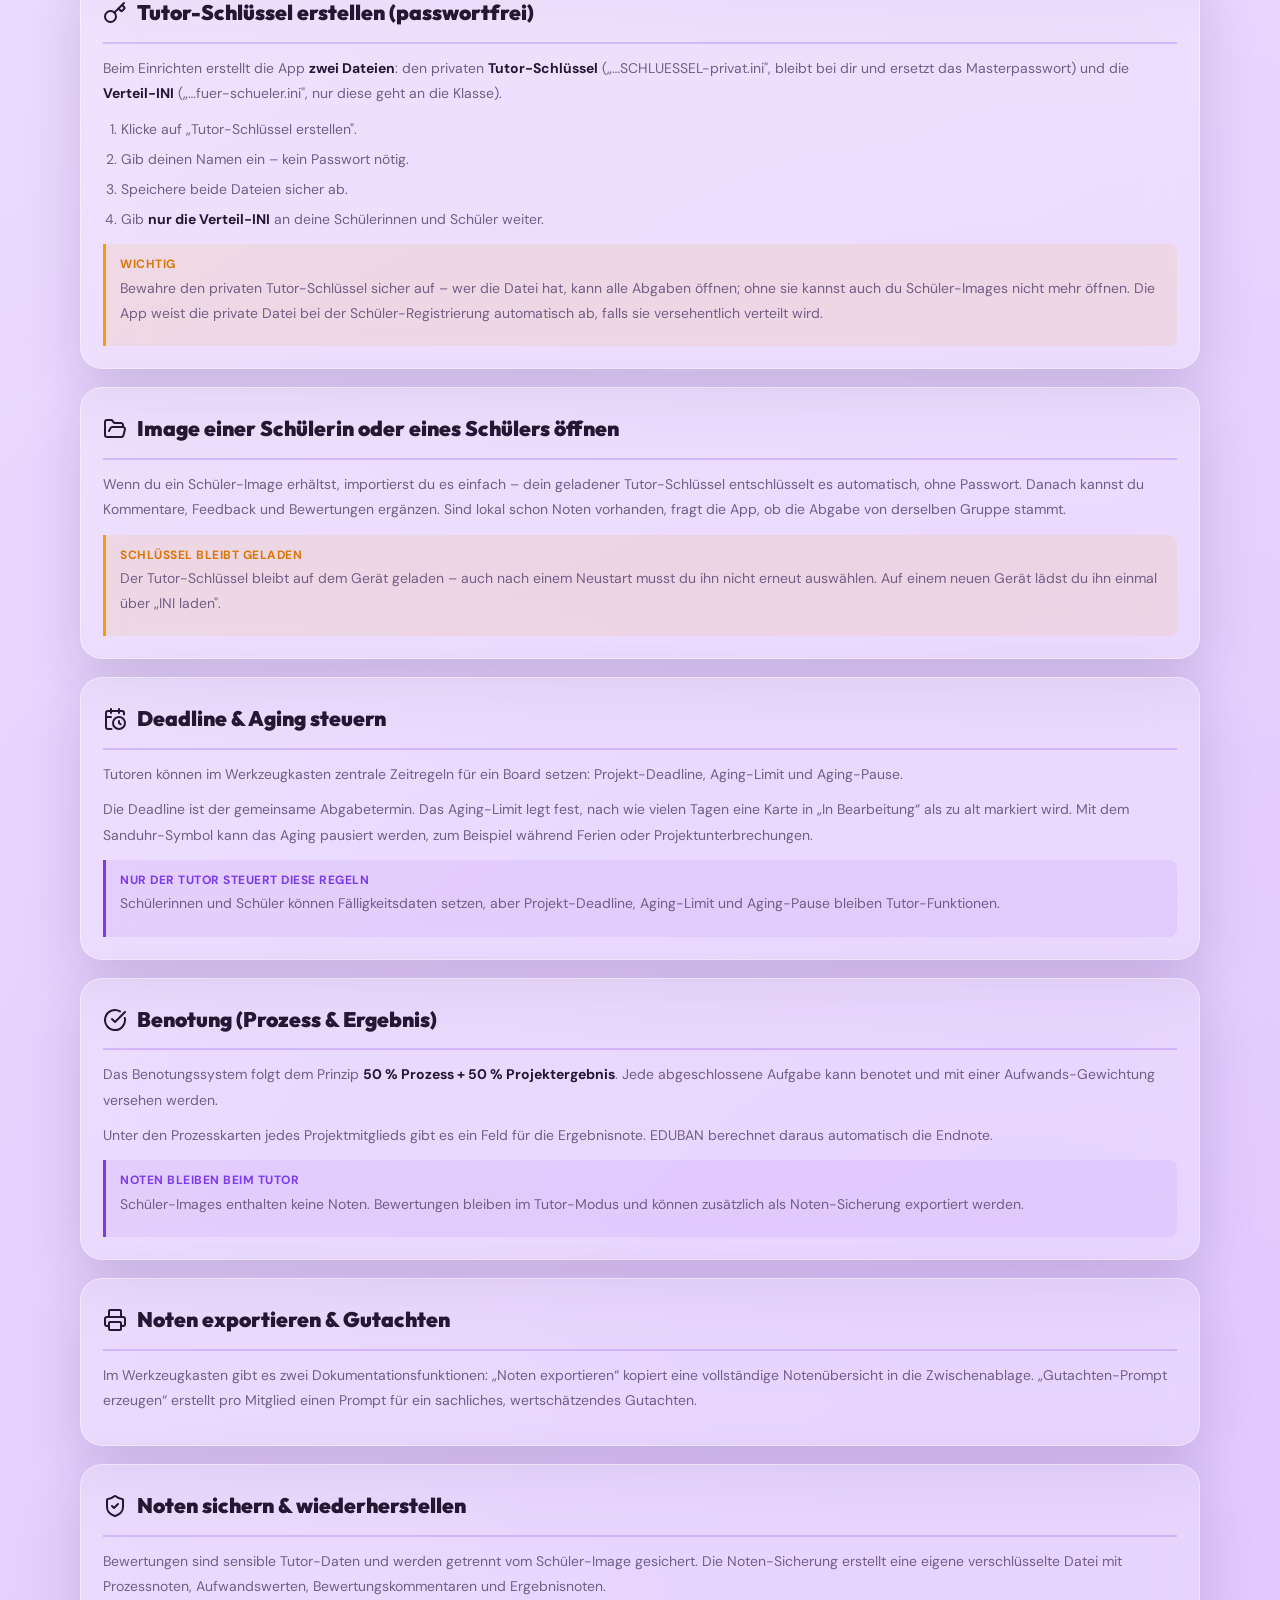
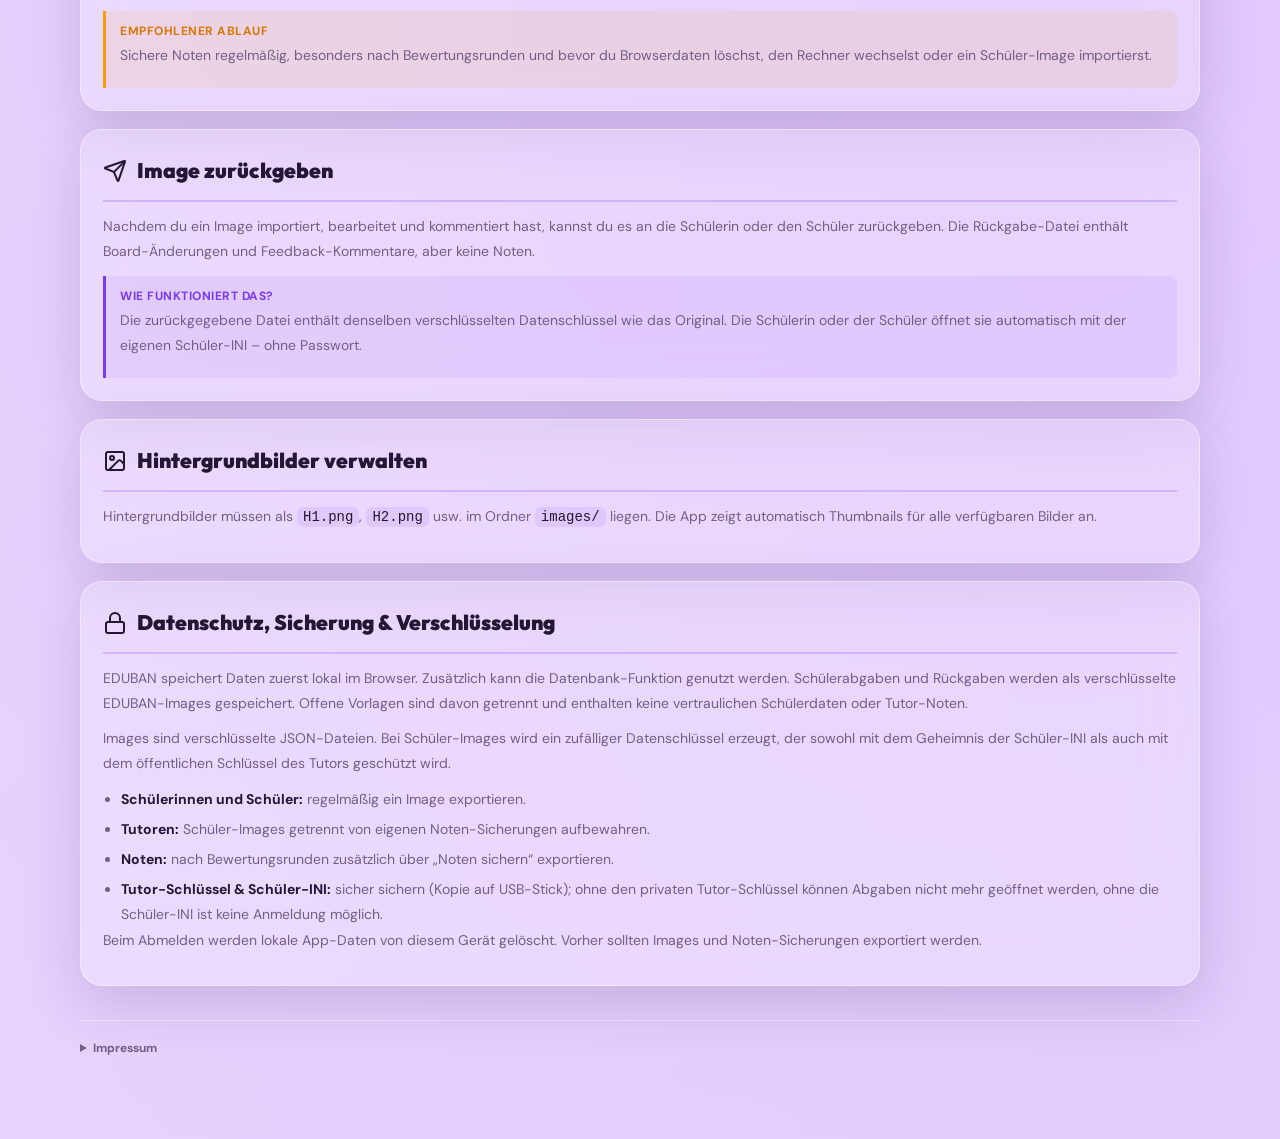
<file: nutzerhandbuch.html>
<!DOCTYPE html>
<html lang="de">
<head>
  <meta charset="UTF-8">
  <meta name="viewport" content="width=device-width, initial-scale=1.0">
  <title>EDUBAN Standalone – Nutzerhandbuch</title>
  <meta name="description" content="Eigenständiges Nutzerhandbuch für EDUBAN Standalone">
  <style>
    @font-face { font-family:"DM Sans"; src:url("fonts/dm-sans-v17-latin-regular.woff2") format("woff2"); font-weight:400; font-display:swap; }
    @font-face { font-family:"DM Sans"; src:url("fonts/dm-sans-v17-latin-600.woff2") format("woff2"); font-weight:600; font-display:swap; }
    @font-face { font-family:"DM Sans"; src:url("fonts/dm-sans-v17-latin-700.woff2") format("woff2"); font-weight:700; font-display:swap; }
    @font-face { font-family:"Outfit"; src:url("fonts/outfit-v15-latin-regular.woff2") format("woff2"); font-weight:400; font-display:swap; }
    @font-face { font-family:"Outfit"; src:url("fonts/outfit-v15-latin-700.woff2") format("woff2"); font-weight:700; font-display:swap; }
    @font-face { font-family:"Outfit"; src:url("fonts/outfit-v15-latin-900.woff2") format("woff2"); font-weight:900; font-display:swap; }
    @font-face { font-family:"Caveat"; src:url("fonts/caveat-v23-latin-regular.woff2") format("woff2"); font-weight:400; font-display:swap; }

    :root {
      --accent:#7c3aed;
      --accent2:#a855f7;
      --accent3:#c084fc;
      --danger:#dc2626;
      --success:#16a34a;
      --text:#251633;
      --text-muted:#725f86;
      --surface:rgba(255,255,255,.78);
      --glass:rgba(255,255,255,.22);
      --border:rgba(255,255,255,.40);
      --shadow:0 18px 55px rgba(45, 20, 72, .16);
      --radius:22px;
    }

    * { box-sizing:border-box; }
    html { scroll-behavior:smooth; }
    body {
      margin:0;
      min-height:100vh;
      font-family:"DM Sans", system-ui, sans-serif;
      color:var(--text);
      background:
        radial-gradient(circle at 10% 0%, rgba(124,58,237,.24), transparent 34%),
        radial-gradient(circle at 92% 10%, rgba(192,132,252,.22), transparent 34%),
        radial-gradient(circle at 74% 88%, rgba(168,85,247,.18), transparent 35%),
        linear-gradient(135deg, #eee4ff 0%, #f7edff 48%, #eadcff 100%);
      overflow-x:hidden;
    }

    a { color:var(--accent); }
    code { background:rgba(124,58,237,.10); padding:2px 6px; border-radius:6px; color:var(--text); }

    .orb { position:fixed; border-radius:50%; filter:blur(86px); opacity:.30; pointer-events:none; z-index:0; }
    .orb-1 { width:520px; height:520px; background:#7c3aed; top:-180px; left:-160px; }
    .orb-2 { width:440px; height:440px; background:#c084fc; right:-140px; top:28vh; }
    .orb-3 { width:360px; height:360px; background:#a855f7; bottom:-140px; left:35vw; }

    #progress-bar {
      position:fixed; top:0; left:0; height:3px; width:0;
      background:linear-gradient(90deg, var(--accent), var(--accent2), var(--accent3));
      z-index:200;
    }

    .page {
      position:relative;
      z-index:1;
      width:min(1120px, calc(100% - 34px));
      margin:0 auto;
      padding:34px 0 58px;
    }

    .hero {
      background:var(--glass);
      border:1px solid var(--border);
      border-radius:34px;
      box-shadow:var(--shadow);
      backdrop-filter:blur(24px);
      padding:clamp(28px, 5vw, 56px);
      margin-bottom:26px;
      overflow:hidden;
      position:relative;
    }

    .hero:before {
      content:"";
      position:absolute;
      width:420px;
      height:420px;
      right:-180px;
      bottom:-190px;
      background:radial-gradient(circle, rgba(255,255,255,.58), transparent 64%);
    }

    .hero-inner {
      position:relative;
      display:grid;
      grid-template-columns:minmax(0,1.25fr) minmax(260px,.75fr);
      gap:28px;
      align-items:center;
    }

    .eyebrow {
      display:inline-flex;
      align-items:center;
      gap:8px;
      color:var(--accent);
      font-size:11px;
      font-weight:900;
      letter-spacing:1.2px;
      text-transform:uppercase;
      margin-bottom:12px;
    }

    .eyebrow i { width:16px; height:16px; }

    h1 {
      margin:0;
      font-family:"Outfit";
      font-size:clamp(40px, 6vw, 72px);
      line-height:.98;
      letter-spacing:-.035em;
    }

    .script {
      display:block;
      margin-top:12px;
      font-family:"Caveat";
      font-size:clamp(28px, 4vw, 42px);
      font-weight:400;
      color:var(--text-muted);
      letter-spacing:0;
    }

    .lead {
      margin:18px 0 0;
      color:var(--text-muted);
      font-size:16px;
      line-height:1.75;
      max-width:760px;
    }

    .logo-card {
      background:#fff;
      border-radius:34px;
      min-height:210px;
      display:flex;
      align-items:center;
      justify-content:center;
      box-shadow:0 16px 48px rgba(45,20,72,.18);
      padding:34px;
    }

    .logo-card img {
      width:100%;
      max-height:160px;
      object-fit:contain;
    }

    .logo-fallback {
      font-family:"Outfit";
      font-size:44px;
      font-weight:900;
      color:var(--accent);
      letter-spacing:-.04em;
    }

    .actions {
      display:flex;
      flex-wrap:wrap;
      gap:10px;
      margin-top:24px;
    }

    .btn {
      text-decoration:none;
      border:0;
      border-radius:999px;
      padding:13px 18px;
      font-weight:900;
      display:inline-flex;
      align-items:center;
      gap:9px;
      cursor:pointer;
      transition:transform .18s ease, box-shadow .18s ease;
    }

    .btn:hover { transform:translateY(-2px); }
    .btn-primary {
      color:#fff;
      background:linear-gradient(135deg, var(--accent), var(--accent2));
      box-shadow:0 13px 30px rgba(124,58,237,.26);
    }
    .btn-ghost {
      color:var(--text);
      background:rgba(255,255,255,.52);
      border:1px solid var(--border);
    }
    .btn i { width:17px; height:17px; }

    .help-section {
      scroll-margin-top:24px;
      background:var(--glass);
      border:1px solid var(--border);
      border-radius:var(--radius);
      box-shadow:var(--shadow);
      backdrop-filter:blur(24px);
      padding:22px;
      margin:18px 0;
      color:var(--text-muted);
      line-height:1.8;
      font-size:14px;
    }

    .help-section p { margin:0 0 10px; }
    .help-section ul, .help-section ol {
      margin:8px 0 0 18px;
      padding:0;
      display:flex;
      flex-direction:column;
      gap:5px;
    }

    .help-section strong { color:var(--text); }

    .help-heading {
      margin:0 0 12px;
      padding-bottom:10px;
      border-bottom:2px solid rgba(124,58,237,.22);
      color:var(--text);
      font-family:"Outfit";
      font-size:21px;
      font-weight:900;
    }

    .help-heading span {
      display:flex;
      align-items:center;
      gap:10px;
    }

    .help-heading i {
      width:24px;
      height:24px;
      color:var(--accent);
    }

    .toc {
      background:rgba(124,58,237,.06);
      border:1px solid rgba(124,58,237,.16);
      border-radius:18px;
      padding:20px;
      margin-bottom:28px;
      box-shadow:var(--shadow);
      backdrop-filter:blur(24px);
    }

    .toc-grid {
      display:flex;
      flex-wrap:wrap;
      gap:24px;
    }

    .toc-col {
      flex:1;
      min-width:260px;
    }

    .toc-title {
      display:flex;
      align-items:center;
      gap:8px;
      color:var(--accent);
      font-weight:800;
      margin-bottom:12px;
      padding-bottom:8px;
      border-bottom:1px solid rgba(124,58,237,.18);
    }

    .toc-title i { width:16px; height:16px; }

    .toc-links {
      display:flex;
      flex-direction:column;
      gap:2px;
    }

    .toc-link {
      display:flex;
      align-items:flex-start;
      text-decoration:none;
      color:var(--text-muted);
      padding:7px 10px;
      border-radius:8px;
      transition:all .2s ease;
      line-height:1.4;
      font-size:13px;
      font-weight:700;
    }

    .toc-link svg {
      margin-top:2px;
      margin-right:6px;
      flex-shrink:0;
      opacity:.5;
      transition:all .2s ease;
    }

    .toc-link:hover {
      background:rgba(124,58,237,.10);
      color:var(--accent);
    }

    .toc-link:hover svg {
      opacity:1;
      transform:translateX(2px);
    }

    .help-info {
      margin-top:12px;
      padding:10px 14px;
      background:rgba(124,58,237,.08);
      border-left:3px solid var(--accent);
      border-radius:0 8px 8px 0;
    }

    .help-info-title {
      color:var(--accent);
      font-size:12px;
      text-transform:uppercase;
      letter-spacing:.5px;
      font-weight:800;
    }

    .help-tip {
      margin-top:12px;
      padding:10px 14px;
      background:rgba(245,158,11,.10);
      border-left:3px solid #f59e0b;
      border-radius:0 8px 8px 0;
    }

    .help-tip-title {
      color:#d97706;
      font-size:12px;
      text-transform:uppercase;
      letter-spacing:.5px;
      font-weight:800;
    }

    .tutor-label {
      margin:32px 0 16px;
      padding:14px 18px;
      background:rgba(124,58,237,.10);
      border-left:4px solid var(--accent);
      border-radius:0 12px 12px 0;
      box-shadow:var(--shadow);
      backdrop-filter:blur(22px);
    }

    .tutor-label-title {
      font-size:12px;
      font-weight:900;
      letter-spacing:1px;
      text-transform:uppercase;
      color:var(--accent);
    }

    .tutor-label-sub {
      font-size:13px;
      color:var(--text-muted);
      margin-top:4px;
    }

    .back-to-top {
      position:sticky;
      bottom:24px;
      float:right;
      width:44px;
      height:44px;
      background:var(--accent);
      color:#fff;
      border-radius:50%;
      display:flex;
      align-items:center;
      justify-content:center;
      box-shadow:0 4px 15px rgba(0,0,0,.25);
      cursor:pointer;
      transition:transform .2s ease;
      z-index:50;
      margin-top:-20px;
      text-decoration:none;
    }
    .back-to-top:hover { transform:translateY(-3px); }

    footer {
      margin-top:34px;
      color:var(--text-muted);
      font-size:12px;
      line-height:1.65;
      border-top:1px solid rgba(255,255,255,.45);
      padding-top:18px;
    }

    footer summary {
      cursor:pointer;
      font-weight:800;
      color:var(--text-muted);
    }

    footer summary:hover { color:var(--accent); }
    footer h2 {
      font-family:"Outfit";
      font-size:16px;
      color:var(--text);
      margin:14px 0 8px;
    }
    footer h3 {
      font-size:13px;
      color:var(--text);
      margin:12px 0 4px;
    }

    @media (max-width:900px) {
      .hero-inner { grid-template-columns:1fr; }
      .logo-card { min-height:180px; }
    }
    @media (max-width:620px) {
      .page { width:min(100% - 24px, 1120px); padding-top:20px; }
      .hero { border-radius:24px; }
      .help-section { padding:18px; }
    }
  </style>
</head>
<body>
  <div class="orb orb-1"></div>
  <div class="orb orb-2"></div>
  <div class="orb orb-3"></div>
  <div id="progress-bar"></div>

  <main class="page">
    <section class="hero" id="top">
      <div class="hero-inner">
        <div>
          <div class="eyebrow"><i data-lucide="book-open"></i> EDUBAN Standalone</div>
          <h1>Nutzerhandbuch<span class="script">Kurzanleitung für Unterricht und Projektarbeit</span></h1>
          <p class="lead">Diese eigenständige Seite erklärt die wichtigsten Funktionen von EDUBAN: Kanban-Boards, Karten, Abhängigkeiten, Meilensteine, U-Bahn-Ansicht, Timeline, Images, Verschlüsselung und Tutor-Funktionen.</p>
          <div class="actions">
            <a class="btn btn-primary" href="#toc-top"><i data-lucide="list"></i> Inhaltsverzeichnis</a>
            <a class="btn btn-ghost" href="https://eduban.vercel.app/schueler.html" target="_blank" rel="noopener noreferrer"><i data-lucide="external-link"></i> EDUBAN öffnen</a>
          </div>
        </div>
        <div class="logo-card">
          <img src="images/logo.png" alt="EDUBAN" onerror="this.style.display='none';this.parentElement.innerHTML='<div class=&quot;logo-fallback&quot;>EDUBAN</div>';">
        </div>
      </div>
    </section>

    <nav id="toc-top" class="toc">
      <div class="toc-grid">
        <div class="toc-col">
          <div class="toc-title"><i data-lucide="users"></i> Für alle Nutzer</div>
          <div class="toc-links">
            <a href="#ch-was-ist-kanban" class="toc-link"><i data-lucide="trello" style="width:14px;height:14px;"></i>Was ist ein Kanban-Board?</a>
<a href="#ch-wie-funktioniert" class="toc-link"><i data-lucide="info" style="width:14px;height:14px;"></i>Wie die App funktioniert</a>
<a href="#ch-anmeldung-tutor" class="toc-link"><i data-lucide="log-in" style="width:14px;height:14px;"></i>Anmeldung als Tutor</a>
<a href="#ch-anmeldung-schueler" class="toc-link"><i data-lucide="user-check" style="width:14px;height:14px;"></i>Anmeldung als Schülerin oder Schüler</a>
<a href="#ch-boards-erstellen" class="toc-link"><i data-lucide="layout-dashboard" style="width:14px;height:14px;"></i>Boards erstellen und duplizieren</a>
<a href="#ch-spalten" class="toc-link"><i data-lucide="columns" style="width:14px;height:14px;"></i>Spalten verwalten</a>
<a href="#ch-karten" class="toc-link"><i data-lucide="copy" style="width:14px;height:14px;"></i>Karten erstellen und bearbeiten</a>
<a href="#ch-ideen" class="toc-link"><i data-lucide="lightbulb" style="width:14px;height:14px;"></i>Ideenbox</a>
<a href="#ch-meilensteine" class="toc-link"><i data-lucide="flag" style="width:14px;height:14px;"></i>Meilensteine & Projektphasen</a>
<a href="#ch-kommentare" class="toc-link"><i data-lucide="message-square" style="width:14px;height:14px;"></i>Kommentare und Feedback</a>
<a href="#ch-abhaengigkeiten" class="toc-link"><i data-lucide="link" style="width:14px;height:14px;"></i>Voraussetzungen & Abhängigkeiten</a>
<a href="#ch-dragdrop" class="toc-link"><i data-lucide="move" style="width:14px;height:14px;"></i>Karten verschieben</a>
<a href="#ch-gruppieren" class="toc-link"><i data-lucide="link-2" style="width:14px;height:14px;"></i>Karten verketten (Gruppen)</a>
<a href="#ch-loeschen" class="toc-link"><i data-lucide="trash-2" style="width:14px;height:14px;"></i>Karten löschen</a>
<a href="#ch-hintergrund" class="toc-link"><i data-lucide="palette" style="width:14px;height:14px;"></i>Hintergrund anpassen</a>
<a href="#ch-termine" class="toc-link"><i data-lucide="calendar" style="width:14px;height:14px;"></i>Termine und Fristen</a>
<a href="#ch-ubahn" class="toc-link"><i data-lucide="train-front" style="width:14px;height:14px;"></i>U-Bahn-Ansicht (Projektablauf)</a>
<a href="#ch-timeline" class="toc-link"><i data-lucide="bar-chart-2" style="width:14px;height:14px;"></i>Projekt-Timeline (Gantt)</a>
<a href="#ch-export-import" class="toc-link"><i data-lucide="file-json" style="width:14px;height:14px;"></i>Exportieren, Image und KI Import</a>
<a href="#ch-pwa" class="toc-link"><i data-lucide="smartphone" style="width:14px;height:14px;"></i>App installieren</a>
          </div>
        </div>
        <div class="toc-col">
          <div class="toc-title"><i data-lucide="graduation-cap"></i> Für Tutoren</div>
          <div class="toc-links">
            <a href="#ch-ini-erstellen" class="toc-link"><i data-lucide="key" style="width:14px;height:14px;"></i>Tutor-Schlüssel erstellen (passwortfrei)</a>
<a href="#ch-image-oeffnen" class="toc-link"><i data-lucide="folder-open" style="width:14px;height:14px;"></i>Image einer Schülerin oder eines Schülers öffnen</a>
<a href="#ch-tutor-deadline-aging" class="toc-link"><i data-lucide="calendar-clock" style="width:14px;height:14px;"></i>Deadline & Aging steuern</a>
<a href="#ch-benotung" class="toc-link"><i data-lucide="check-circle" style="width:14px;height:14px;"></i>Benotung (Prozess & Ergebnis)</a>
<a href="#ch-noten-export" class="toc-link"><i data-lucide="printer" style="width:14px;height:14px;"></i>Noten exportieren & Gutachten</a>
<a href="#ch-noten-sicherung" class="toc-link"><i data-lucide="shield-check" style="width:14px;height:14px;"></i>Noten sichern & wiederherstellen</a>
<a href="#ch-rueckgabe" class="toc-link"><i data-lucide="send" style="width:14px;height:14px;"></i>Image zurückgeben</a>
<a href="#ch-hintergrundbilder" class="toc-link"><i data-lucide="image" style="width:14px;height:14px;"></i>Hintergrundbilder verwalten</a>
<a href="#ch-datenschutz" class="toc-link"><i data-lucide="lock" style="width:14px;height:14px;"></i>Datenschutz, Sicherung & Verschlüsselung</a>
          </div>
        </div>
      </div>
    </nav>

    
<section id="ch-was-ist-kanban" class="help-section">
  <div class="help-heading"><span><i data-lucide="trello"></i>Was ist ein Kanban-Board?</span></div>
  
<p>Kanban ist eine Methode zur Visualisierung und Steuerung von Arbeit. Der Begriff stammt aus dem Japanischen und bedeutet so viel wie <strong>„Signalkarte“</strong>. Entwickelt wurde die Methode ursprünglich bei Toyota; heute wird sie weltweit in Schulen, Unternehmen und von Einzelpersonen eingesetzt.</p>
<p>Die Grundidee: Aufgaben werden als <strong>Karten</strong> dargestellt und auf einem Board in <strong>Spalten</strong> angeordnet, die den aktuellen Status zeigen.</p>
<ul><li><strong>— Offen</strong> – Aufgaben, die noch nicht begonnen wurden</li><li><strong>— In Bearbeitung</strong> – Aufgaben, an denen gerade gearbeitet wird</li><li><strong>— Fertig</strong> – abgeschlossene Aufgaben</li></ul>
<p>Ein zentrales Prinzip ist das <strong>WIP-Limit</strong>, also Work in Progress. Es legt fest, wie viele Aufgaben gleichzeitig in Bearbeitung sein dürfen. Wer zu viele Dinge gleichzeitig beginnt, erledigt am Ende weniger. Das WIP-Limit zwingt dazu, angefangene Aufgaben zu Ende zu bringen, bevor neue begonnen werden.</p>
<div class="help-info"><div class="help-info-title">Warum Kanban in der Schule?</div><p>Ein Kanban-Board macht den Arbeitsfluss für alle Beteiligten sichtbar: Wo stockt es? Was ist erledigt? Wer arbeitet woran? Diese Transparenz ist besonders wertvoll bei Gruppenarbeiten und Projekten.</p></div>

</section>


<section id="ch-wie-funktioniert" class="help-section">
  <div class="help-heading"><span><i data-lucide="info"></i>Wie die App funktioniert</span></div>
  
<p>EDUBAN Standalone funktioniert grundsätzlich <strong>lokal und ohne eigenes EDUBAN-Konto</strong>. Alle Daten bleiben zunächst auf dem jeweiligen Gerät. Der Austausch zwischen Tutor und Schülerinnen und Schülern läuft entweder über weitergegebene Dateien oder optional über die Datenbank-Funktion.</p>
<ul><li><strong>Schlüsseldateien statt Passwörter:</strong> EDUBAN arbeitet passwortfrei – die Datei ist der Schlüssel. Der Tutor behält seinen privaten <strong>Tutor-Schlüssel</strong> und verteilt die <strong>Verteil-INI</strong> an die Klasse. Jede Schülerin und jeder Schüler erhält bei der Registrierung eine persönliche <strong>Schüler-INI</strong> als Anmelde-Schlüssel.</li><li><strong>Image:</strong> So heißt die exportierte Board-Datei einer Schülerin oder eines Schülers. Der Tutor öffnet sie, gibt Feedback und gibt das Image zurück.</li><li><strong>Datenbank-Speicherung:</strong> Schülerinnen und Schüler können ihr verschlüsseltes Image privat in der Datenbank speichern, laden und löschen. Tutoren sehen nur Images, die ausdrücklich über „An den Tutor weiterleiten“ abgegeben wurden, und können Rückgaben dort verschlüsselt ablegen.</li><li><strong>Board-Vorlagen:</strong> Tutoren können vorbereitete Startboards als offene Vorlage exportieren oder in der Datenbank bereitstellen.</li><li><strong>Noten-Sicherung:</strong> Eine separate verschlüsselte Datei nur für Tutoren. Sie speichert Prozessnoten, Aufwandswerte, Bewertungskommentare und Ergebnisnoten.</li></ul>
<div class="help-info"><div class="help-info-title">Verschlüsselung</div><p>Jedes Image ist verschlüsselt. Nur der Tutor mit seinem privaten Tutor-Schlüssel und die Schülerin oder der Schüler mit der persönlichen Schüler-INI können es öffnen.</p></div>
<div class="help-tip"><div class="help-tip-title">Bewertungen bleiben Tutor-Daten</div><p>Noten werden nicht an Schülerinnen und Schüler zurückgegeben. Der Tutor sichert sie separat über „Noten sichern“ und kann sie später wiederherstellen.</p></div>

</section>


<section id="ch-anmeldung-tutor" class="help-section">
  <div class="help-heading"><span><i data-lucide="log-in"></i>Anmeldung als Tutor</span></div>
  
<p>Beim ersten Öffnen der App gibst du deinen <strong>Namen</strong> ein und klickst auf „Los geht's“. Danach bist du sofort im Tutor-Modus.</p>
<p>Der nächste wichtige Schritt ist die Erstellung deiner <strong>Schlüsseldateien</strong> (privater Tutor-Schlüssel + Verteil-INI) – ganz ohne Masterpasswort. Ohne die Verteil-INI können Schülerinnen und Schüler sich nicht bei dir registrieren.</p>
<div class="help-tip"><div class="help-tip-title">Beim nächsten Mal</div><p>Wenn du die App erneut öffnest, landest du direkt in der App. Mit „Abmelden“ in der Seitenleiste kannst du den Namen zurücksetzen.</p></div>

</section>


<section id="ch-anmeldung-schueler" class="help-section">
  <div class="help-heading"><span><i data-lucide="user-check"></i>Anmeldung als Schülerin oder Schüler</span></div>
  
<p>Die Schüleransicht wird über einen speziellen Link aufgerufen. Beim ersten Aufruf erscheint ein Registrierungsformular in drei Schritten:</p>
<ol><li><strong>Verteil-INI laden:</strong> Lade die Datei „…fuer-schueler.ini", die du vom Tutor erhalten hast.</li><li><strong>Namen eingeben:</strong> Gib deinen Namen oder Nickname ein.</li><li><strong>Schüler-INI speichern:</strong> Die App erstellt automatisch deine persönliche Schüler-INI. <strong>Bewahre sie gut auf</strong> – sie ist dein Anmelde-Schlüssel, ein Passwort gibt es nicht.</li></ol>
<p>Auf demselben Gerät bleibst du automatisch angemeldet. Auf anderen Geräten wählst du einfach deine Schüler-INI aus – fertig.</p>
<div class="help-tip"><div class="help-tip-title">Neu anmelden</div><p>Über „Neu anmelden" kannst du dich mit einer anderen Schüler-INI anmelden oder dich mit einer neuen Verteil-INI registrieren. Deine Boards bleiben auf dem Gerät erhalten.</p></div>

</section>


<section id="ch-boards-erstellen" class="help-section">
  <div class="help-heading"><span><i data-lucide="layout-dashboard"></i>Boards erstellen und duplizieren</span></div>
  
<p>Ein <strong>Board</strong> ist dein Arbeitsbereich. Die Seitenleiste öffnest du über den Menüknopf direkt neben dem Boardnamen. Dort klickst du auf <strong>„＋ Neues Board“</strong>, um den Einrichtungsassistenten zu starten.</p>
<ol><li><strong>Board-Name:</strong> Gib dem Board einen aussagekräftigen Namen.</li><li><strong>Teamgröße:</strong> Wähle aus, wie viele Personen mitarbeiten. Das WIP-Limit wird automatisch berechnet.</li><li><strong>Nicknames:</strong> Gib für jede Person einen Namen oder Nickname ein.</li></ol>
<p>Nach der Erstellung enthält das Board drei Standardspalten: <em>— Offen</em>, <em>— In Bearbeitung</em> und <em>— Fertig</em>. Boards können dupliziert werden. Das Löschen kompletter Boards ist nur im Tutor-Modus möglich.</p>

</section>


<section id="ch-spalten" class="help-section">
  <div class="help-heading"><span><i data-lucide="columns"></i>Spalten verwalten</span></div>
  
<p>Jedes Board besteht aus Spalten, die den Status einer Aufgabe beschreiben. Du kannst eigene Spalten hinzufügen. Spalten können im Tutor-Modus gelöscht werden; dabei werden auch alle Karten in dieser Spalte gelöscht.</p>
<p>Die Spalte „In Bearbeitung“ hat ein automatisches WIP-Limit. Wenn das Limit erreicht ist, färbt sich die Spalte deutlich und nimmt keine weiteren Karten auf.</p>
<div class="help-tip"><div class="help-tip-title">Die Voraussetzungen-Spalte</div><p>Die spezielle Voraussetzungen-Spalte eignet sich, um Vorarbeiten abzulegen. Karten in dieser Spalte gelten für Abhängigkeiten und Meilensteine als erledigt, tauchen aber nicht in der Benotung auf.</p></div>

</section>


<section id="ch-karten" class="help-section">
  <div class="help-heading"><span><i data-lucide="copy"></i>Karten erstellen und bearbeiten</span></div>
  
<p><strong>Karten</strong> sind einzelne Aufgaben. Beim Erstellen kannst du Priorität, Fälligkeit und Zuweisung festlegen. Per Doppelklick oder Stift-Symbol öffnest du den Bearbeitungsdialog.</p>
<ul><li>Text und Beschreibung der Aufgabe ändern</li><li>Priorität anpassen</li><li>Fälligkeitsdatum setzen</li><li>Karte einem Teammitglied zuweisen</li></ul>
<p>Wenn Meilensteine angelegt sind, zeigt jede Karte an, zu welcher Projektphase sie gehört. Wird eine Karte gelöscht, landet sie zunächst in der Ideenbox.</p>

</section>


<section id="ch-ideen" class="help-section">
  <div class="help-heading"><span><i data-lucide="lightbulb"></i>Ideenbox</span></div>
  
<p>Die <strong>Ideenbox</strong> sammelt Karten, die noch nicht ins Board gehören, aber später wichtig werden können. Neue Ideen haben wie normale Karten Titel, Beschreibung, Priorität, Fälligkeit, Zuweisung und Zeitschätzung.</p>
<p>Wenn eine Idee bereit ist, kann sie direkt in die Vorbereitung verschoben werden. Entfernte Board-Karten landen zuerst in der Ideenbox und können von dort wiederhergestellt oder endgültig gelöscht werden.</p>
<div class="help-info"><div class="help-info-title">Wird mitgespeichert</div><p>Der Inhalt der Ideenbox gehört zum Board und wird in Exporten, Images und Datenbank-Sicherungen mitgenommen.</p></div>

</section>


<section id="ch-meilensteine" class="help-section">
  <div class="help-heading"><span><i data-lucide="flag"></i>Meilensteine & Projektphasen</span></div>
  
<p><strong>Meilensteine</strong> sind Projektphasen, die nacheinander erreicht werden. Sie sind keine normalen Karten, sondern beschreiben grobe Etappen wie Vorbereitung, Produktentwurf oder Präsentation.</p>
<p>Eine Phase gilt als erreicht, sobald alle zugeordneten Karten in einer Fertig-Spalte liegen. Spätere Phasen bleiben gesperrt, bis die vorherige Phase abgeschlossen ist. So entsteht eine klare Projektlogik statt einer bloßen Sammlung einzelner Aufgaben.</p>
<div class="help-info"><div class="help-info-title">Sichtbar im Board, U-Bahn-Plan und in der Timeline</div><p>Projektphasen erscheinen als Fortschrittsleiste und strukturieren U-Bahn-Ansicht sowie Timeline.</p></div>

</section>


<section id="ch-kommentare" class="help-section">
  <div class="help-heading"><span><i data-lucide="message-square"></i>Kommentare und Feedback</span></div>
  
<p>Jede Karte hat ein Kommentarsystem. Schülerinnen und Schüler können Notizen hinterlassen; der Tutor kann direkt an der Karte Feedback geben. Auf jeder Karte zeigen kleine Symbole die Anzahl der Tutor- und Schülerkommentare.</p>
<p>Ein Klick auf das Kommentarsymbol öffnet die Kommentarliste. Neue Kommentare werden mit Enter oder „Senden“ abgeschickt.</p>

</section>


<section id="ch-abhaengigkeiten" class="help-section">
  <div class="help-heading"><span><i data-lucide="link"></i>Voraussetzungen & Abhängigkeiten</span></div>
  
<p>Bei komplexen Projekten kann eine Aufgabe erst gestartet werden, wenn eine andere bereits erledigt ist. Dafür gibt es das Abhängigkeitssystem.</p>
<ul><li><strong>Rote Kette:</strong> Voraussetzungen fehlen noch. Die Karte ist blockiert.</li><li><strong>Grüne Kette:</strong> Alle Voraussetzungen sind erfüllt.</li><li><strong>Graue Kette:</strong> Keine Voraussetzungen definiert.</li></ul>
<p>Ein Klick auf das Ketten-Symbol öffnet die Verknüpfungsliste.</p>

</section>


<section id="ch-dragdrop" class="help-section">
  <div class="help-heading"><span><i data-lucide="move"></i>Karten verschieben</span></div>
  
<p>Karten können per Drag & Drop oder über Pfeil-Buttons verschoben werden. Die Pfeile verschieben Karten spaltenweise oder sortieren sie innerhalb einer Spalte.</p>
<div class="help-tip"><div class="help-tip-title">Verschieben blockiert?</div><p>Karten mit unerfüllten Voraussetzungen können nicht nach rechts verschoben werden.</p></div>
<p>Beim Verschieben werden automatisch Zeitstempel gesetzt: Startdatum beim ersten Verlassen von „Offen“ und Enddatum beim Eingang in „Fertig“.</p>

</section>


<section id="ch-gruppieren" class="help-section">
  <div class="help-heading"><span><i data-lucide="link-2"></i>Karten verketten (Gruppen)</span></div>
  
<p>Zusammengehörige Aufgaben können verkettet werden. Sie bilden dann einen gemeinsamen optischen Block und bewegen sich beim Verschieben gemeinsam.</p>
<p>Trotz Verkettung bleiben Karten intern eigenständig. Im Notenmodul können weiterhin individuelle Noten vergeben werden.</p>

</section>


<section id="ch-loeschen" class="help-section">
  <div class="help-heading"><span><i data-lucide="trash-2"></i>Karten löschen</span></div>
  
<p>Karten können über das Mülleimer-Symbol gelöscht werden. Schülerinnen und Schüler können nur eigene Karten löschen. Tutoren können alle Karten löschen.</p>
<p>Karten in der Fertig-Spalte sind in der Schüleransicht geschützt. Der Tutor kann fertige Karten ausnahmsweise zurückschieben, erhält aber eine Warnung, weil dabei Prozessnoten und Bewertungskommentare gelöscht werden.</p>

</section>


<section id="ch-hintergrund" class="help-section">
  <div class="help-heading"><span><i data-lucide="palette"></i>Hintergrund anpassen</span></div>
  
<p>In den Einstellungen kannst du Erscheinungsbild, Panel-Transparenz und Hintergrund anpassen. Es gibt Farbverläufe und Hintergrundbilder. Alle Einstellungen werden lokal auf dem Gerät gespeichert.</p>

</section>


<section id="ch-termine" class="help-section">
  <div class="help-heading"><span><i data-lucide="calendar"></i>Termine und Fristen</span></div>
  
<p>EDUBAN unterstützt drei Arten von Fristen:</p>
<ul><li><strong>Fälligkeitsdatum pro Karte</strong></li><li><strong>Projekt-Deadline</strong> für das gesamte Board</li><li><strong>Aging-Warnung</strong> für Karten, die zu lange in Bearbeitung liegen</li></ul>
<p>Das Aging kann im Tutor-Modus pausiert werden, zum Beispiel während Ferien oder Projektunterbrechungen.</p>

</section>


<section id="ch-ubahn" class="help-section">
  <div class="help-heading"><span><i data-lucide="train-front"></i>U-Bahn-Ansicht (Projektablauf)</span></div>
  
<div class="help-info"><div class="help-info-title">Warum ein U-Bahn-Plan?</div><p>Ein komplexes Projekt ist wie der Nahverkehr einer Stadt: Jede Person fährt auf einer eigenen Linie, Aufgaben sind Stationen und Gruppenarbeiten werden zu Umsteigestationen.</p></div>
<p>Die U-Bahn-Ansicht verwandelt dein Kanban-Board in einen Liniennetzplan. So werden Engpässe, Abhängigkeiten und gemeinsame Aufgaben sofort sichtbar.</p>
<ul><li>Jede Person bekommt eine eigene farbige Linie.</li><li>Jede Aufgabe ist eine Station.</li><li>Gruppenarbeiten erscheinen als gemeinsame Stationen.</li><li>Aktive Aufgaben erhalten einen pulsierenden Ring.</li></ul>
<p>Über den Röntgen-Blick beim Darüberfahren mit der Maus werden Vorgänger und Nachfolger einer Aufgabe hervorgehoben. Im Detailpopup können Abhängigkeiten und Gruppenarbeit direkt bearbeitet werden.</p>

</section>


<section id="ch-timeline" class="help-section">
  <div class="help-heading"><span><i data-lucide="bar-chart-2"></i>Projekt-Timeline (Gantt)</span></div>
  
<p>Die Projekt-Timeline zeigt Aufgaben als Balkendiagramm mit einer Zeitachse in Schulstunden. Jeder Balken steht für eine Aufgabe; die horizontale Position zeigt den berechneten oder manuell gesetzten Startzeitpunkt.</p>
<ul><li>Durchgezogener Rahmen = Einzelaufgabe</li><li>Gestrichelter Rahmen = Gruppenarbeit</li><li>📌 = Startzeitpunkt wurde manuell fixiert</li></ul>
<p>Mit Drag & Drop können Balken verschoben werden. Der Button „Optimieren“ berechnet einen möglichst frühen Ablaufplan unter Berücksichtigung von Abhängigkeiten, Personenverfügbarkeit und Gruppenarbeiten.</p>

</section>


<section id="ch-export-import" class="help-section">
  <div class="help-heading"><span><i data-lucide="file-json"></i>Exportieren, Image und KI Import</span></div>
  
<p>EDUBAN bietet mehrere Wege, Boards weiterzugeben und zu dokumentieren.</p>
<ul><li><strong>Exportieren:</strong> Gibt den Board-Inhalt als formatierten Klartext aus.</li><li><strong>Image exportieren:</strong> Erzeugt eine verschlüsselte Datei zur Abgabe oder Sicherung.</li><li><strong>Importieren:</strong> Lädt ein zurückgegebenes Image.</li><li><strong>Datenbank speichern und laden:</strong> Speichert verschlüsselte Images optional privat in der Datenbank; Schülerinnen und Schüler können eigene Dateien löschen.</li><li><strong>An den Tutor weiterleiten:</strong> Gibt ein verschlüsseltes Image bewusst für den Tutor frei.</li><li><strong>Board-Vorlagen:</strong> Offene Startboards für Schülerinnen und Schüler.</li><li><strong>KI Import:</strong> Liest JSON-Code ein, der von einem KI-System erzeugt wurde.</li></ul>
<div class="help-info"><div class="help-info-title">KI-Prinzip</div><p>KI-Funktionen sind bewusst nicht direkt eingebaut. Du kopierst den Prompt manuell in das KI-System deiner Wahl und fügst das Ergebnis über den KI Import ein.</p></div>

</section>


<section id="ch-pwa" class="help-section">
  <div class="help-heading"><span><i data-lucide="smartphone"></i>App installieren</span></div>
  
<p>EDUBAN kann als eigenständige App installiert werden, ohne App Store. Auf Android und Desktop-Chrome erscheint ein Installationshinweis. Auf dem iPhone wird die Seite in Safari geöffnet und über „Teilen → Zum Home-Bildschirm“ hinzugefügt.</p>
<p>Die installierte Version öffnet sich im Vollbildmodus ohne Browser-Adressleiste. Alle Daten bleiben lokal auf dem Gerät.</p>

</section>


    <div class="tutor-label">
      <div class="tutor-label-title">Für Tutoren</div>
      <div class="tutor-label-sub">Die folgenden Funktionen sind nur im Tutor-Modus verfügbar.</div>
    </div>

    
<section id="ch-ini-erstellen" class="help-section">
  <div class="help-heading"><span><i data-lucide="key"></i>Tutor-Schlüssel erstellen (passwortfrei)</span></div>
  
<p>Beim Einrichten erstellt die App <strong>zwei Dateien</strong>: den privaten <strong>Tutor-Schlüssel</strong> („…SCHLUESSEL-privat.ini", bleibt bei dir und ersetzt das Masterpasswort) und die <strong>Verteil-INI</strong> („…fuer-schueler.ini", nur diese geht an die Klasse).</p>
<ol><li>Klicke auf „Tutor-Schlüssel erstellen".</li><li>Gib deinen Namen ein – kein Passwort nötig.</li><li>Speichere beide Dateien sicher ab.</li><li>Gib <strong>nur die Verteil-INI</strong> an deine Schülerinnen und Schüler weiter.</li></ol>
<div class="help-tip"><div class="help-tip-title">Wichtig</div><p>Bewahre den privaten Tutor-Schlüssel sicher auf – wer die Datei hat, kann alle Abgaben öffnen; ohne sie kannst auch du Schüler-Images nicht mehr öffnen. Die App weist die private Datei bei der Schüler-Registrierung automatisch ab, falls sie versehentlich verteilt wird.</p></div>

</section>


<section id="ch-image-oeffnen" class="help-section">
  <div class="help-heading"><span><i data-lucide="folder-open"></i>Image einer Schülerin oder eines Schülers öffnen</span></div>
  
<p>Wenn du ein Schüler-Image erhältst, importierst du es einfach – dein geladener Tutor-Schlüssel entschlüsselt es automatisch, ohne Passwort. Danach kannst du Kommentare, Feedback und Bewertungen ergänzen. Sind lokal schon Noten vorhanden, fragt die App, ob die Abgabe von derselben Gruppe stammt.</p>
<div class="help-tip"><div class="help-tip-title">Schlüssel bleibt geladen</div><p>Der Tutor-Schlüssel bleibt auf dem Gerät geladen – auch nach einem Neustart musst du ihn nicht erneut auswählen. Auf einem neuen Gerät lädst du ihn einmal über „INI laden".</p></div>

</section>


<section id="ch-tutor-deadline-aging" class="help-section">
  <div class="help-heading"><span><i data-lucide="calendar-clock"></i>Deadline & Aging steuern</span></div>
  
<p>Tutoren können im Werkzeugkasten zentrale Zeitregeln für ein Board setzen: Projekt-Deadline, Aging-Limit und Aging-Pause.</p>
<p>Die Deadline ist der gemeinsame Abgabetermin. Das Aging-Limit legt fest, nach wie vielen Tagen eine Karte in „In Bearbeitung“ als zu alt markiert wird. Mit dem Sanduhr-Symbol kann das Aging pausiert werden, zum Beispiel während Ferien oder Projektunterbrechungen.</p>
<div class="help-info"><div class="help-info-title">Nur der Tutor steuert diese Regeln</div><p>Schülerinnen und Schüler können Fälligkeitsdaten setzen, aber Projekt-Deadline, Aging-Limit und Aging-Pause bleiben Tutor-Funktionen.</p></div>

</section>


<section id="ch-benotung" class="help-section">
  <div class="help-heading"><span><i data-lucide="check-circle"></i>Benotung (Prozess & Ergebnis)</span></div>
  
<p>Das Benotungssystem folgt dem Prinzip <strong>50 % Prozess + 50 % Projektergebnis</strong>. Jede abgeschlossene Aufgabe kann benotet und mit einer Aufwands-Gewichtung versehen werden.</p>
<p>Unter den Prozesskarten jedes Projektmitglieds gibt es ein Feld für die Ergebnisnote. EDUBAN berechnet daraus automatisch die Endnote.</p>
<div class="help-info"><div class="help-info-title">Noten bleiben beim Tutor</div><p>Schüler-Images enthalten keine Noten. Bewertungen bleiben im Tutor-Modus und können zusätzlich als Noten-Sicherung exportiert werden.</p></div>

</section>


<section id="ch-noten-export" class="help-section">
  <div class="help-heading"><span><i data-lucide="printer"></i>Noten exportieren & Gutachten</span></div>
  
<p>Im Werkzeugkasten gibt es zwei Dokumentationsfunktionen: „Noten exportieren“ kopiert eine vollständige Notenübersicht in die Zwischenablage. „Gutachten-Prompt erzeugen“ erstellt pro Mitglied einen Prompt für ein sachliches, wertschätzendes Gutachten.</p>

</section>


<section id="ch-noten-sicherung" class="help-section">
  <div class="help-heading"><span><i data-lucide="shield-check"></i>Noten sichern & wiederherstellen</span></div>
  
<p>Bewertungen sind sensible Tutor-Daten und werden getrennt vom Schüler-Image gesichert. Die Noten-Sicherung erstellt eine eigene verschlüsselte Datei mit Prozessnoten, Aufwandswerten, Bewertungskommentaren und Ergebnisnoten.</p>
<div class="help-tip"><div class="help-tip-title">Empfohlener Ablauf</div><p>Sichere Noten regelmäßig, besonders nach Bewertungsrunden und bevor du Browserdaten löschst, den Rechner wechselst oder ein Schüler-Image importierst.</p></div>

</section>


<section id="ch-rueckgabe" class="help-section">
  <div class="help-heading"><span><i data-lucide="send"></i>Image zurückgeben</span></div>
  
<p>Nachdem du ein Image importiert, bearbeitet und kommentiert hast, kannst du es an die Schülerin oder den Schüler zurückgeben. Die Rückgabe-Datei enthält Board-Änderungen und Feedback-Kommentare, aber keine Noten.</p>
<div class="help-info"><div class="help-info-title">Wie funktioniert das?</div><p>Die zurückgegebene Datei enthält denselben verschlüsselten Datenschlüssel wie das Original. Die Schülerin oder der Schüler öffnet sie automatisch mit der eigenen Schüler-INI – ohne Passwort.</p></div>

</section>


<section id="ch-hintergrundbilder" class="help-section">
  <div class="help-heading"><span><i data-lucide="image"></i>Hintergrundbilder verwalten</span></div>
  
<p>Hintergrundbilder müssen als <code>H1.png</code>, <code>H2.png</code> usw. im Ordner <code>images/</code> liegen. Die App zeigt automatisch Thumbnails für alle verfügbaren Bilder an.</p>

</section>


<section id="ch-datenschutz" class="help-section">
  <div class="help-heading"><span><i data-lucide="lock"></i>Datenschutz, Sicherung & Verschlüsselung</span></div>
  
<p>EDUBAN speichert Daten zuerst lokal im Browser. Zusätzlich kann die Datenbank-Funktion genutzt werden. Schülerabgaben und Rückgaben werden als verschlüsselte EDUBAN-Images gespeichert. Offene Vorlagen sind davon getrennt und enthalten keine vertraulichen Schülerdaten oder Tutor-Noten.</p>
<p>Images sind verschlüsselte JSON-Dateien. Bei Schüler-Images wird ein zufälliger Datenschlüssel erzeugt, der sowohl mit dem Geheimnis der Schüler-INI als auch mit dem öffentlichen Schlüssel des Tutors geschützt wird.</p>
<ul><li><strong>Schülerinnen und Schüler:</strong> regelmäßig ein Image exportieren.</li><li><strong>Tutoren:</strong> Schüler-Images getrennt von eigenen Noten-Sicherungen aufbewahren.</li><li><strong>Noten:</strong> nach Bewertungsrunden zusätzlich über „Noten sichern“ exportieren.</li><li><strong>Tutor-Schlüssel &amp; Schüler-INI:</strong> sicher sichern (Kopie auf USB-Stick); ohne den privaten Tutor-Schlüssel können Abgaben nicht mehr geöffnet werden, ohne die Schüler-INI ist keine Anmeldung möglich.</li></ul>
<p>Beim Abmelden werden lokale App-Daten von diesem Gerät gelöscht. Vorher sollten Images und Noten-Sicherungen exportiert werden.</p>

</section>


    <footer>
      <details>
        <summary>Impressum</summary>
        <h2>Impressum</h2>
        <h3>Angaben gemäß § 5 DDG</h3>
        <p><strong>Verantwortlich für den Inhalt</strong><br>Dr. Claus Unterberg<br>Gymnasium Thomaeum Kempen<br>Am Gymnasium 4<br>47906 Kempen</p>
        <h3>Kontakt</h3>
        <p>E-Mail: <a href="mailto:claus.unterberg@thomaeum.de">claus.unterberg@thomaeum.de</a></p>
        <h3>Verantwortlich im Sinne des § 18 Abs. 2 MStV</h3>
        <p>Dr. Claus Unterberg, Anschrift wie oben.</p>
        <h3>Urheberrecht</h3>
        <p>Die auf dieser Seite veröffentlichten Texte und Grafiken sind urheberrechtlich geschützt. Eine Nutzung im schulischen Kontext ist ausdrücklich erwünscht. Eine darüber hinausgehende Verwendung bedarf der vorherigen Zustimmung.</p>
      </details>
    </footer>

    <a href="#top" class="back-to-top" title="Zum Seitenanfang"><i data-lucide="arrow-up" style="width:24px;height:24px;"></i></a>
    <div style="clear:both;"></div>
  </main>

  <script src="fonts/lucide.min.js"></script>
  <script>
    "use strict";
    function refreshIcons() {
      if (window.lucide) window.lucide.createIcons();
    }
    window.addEventListener("scroll", function() {
      var h = document.documentElement.scrollHeight - window.innerHeight;
      var bar = document.getElementById("progress-bar");
      if (bar) bar.style.width = (h > 0 ? window.scrollY / h * 100 : 0) + "%";
    });
    refreshIcons();
  </script>
</body>
</html>
</file>
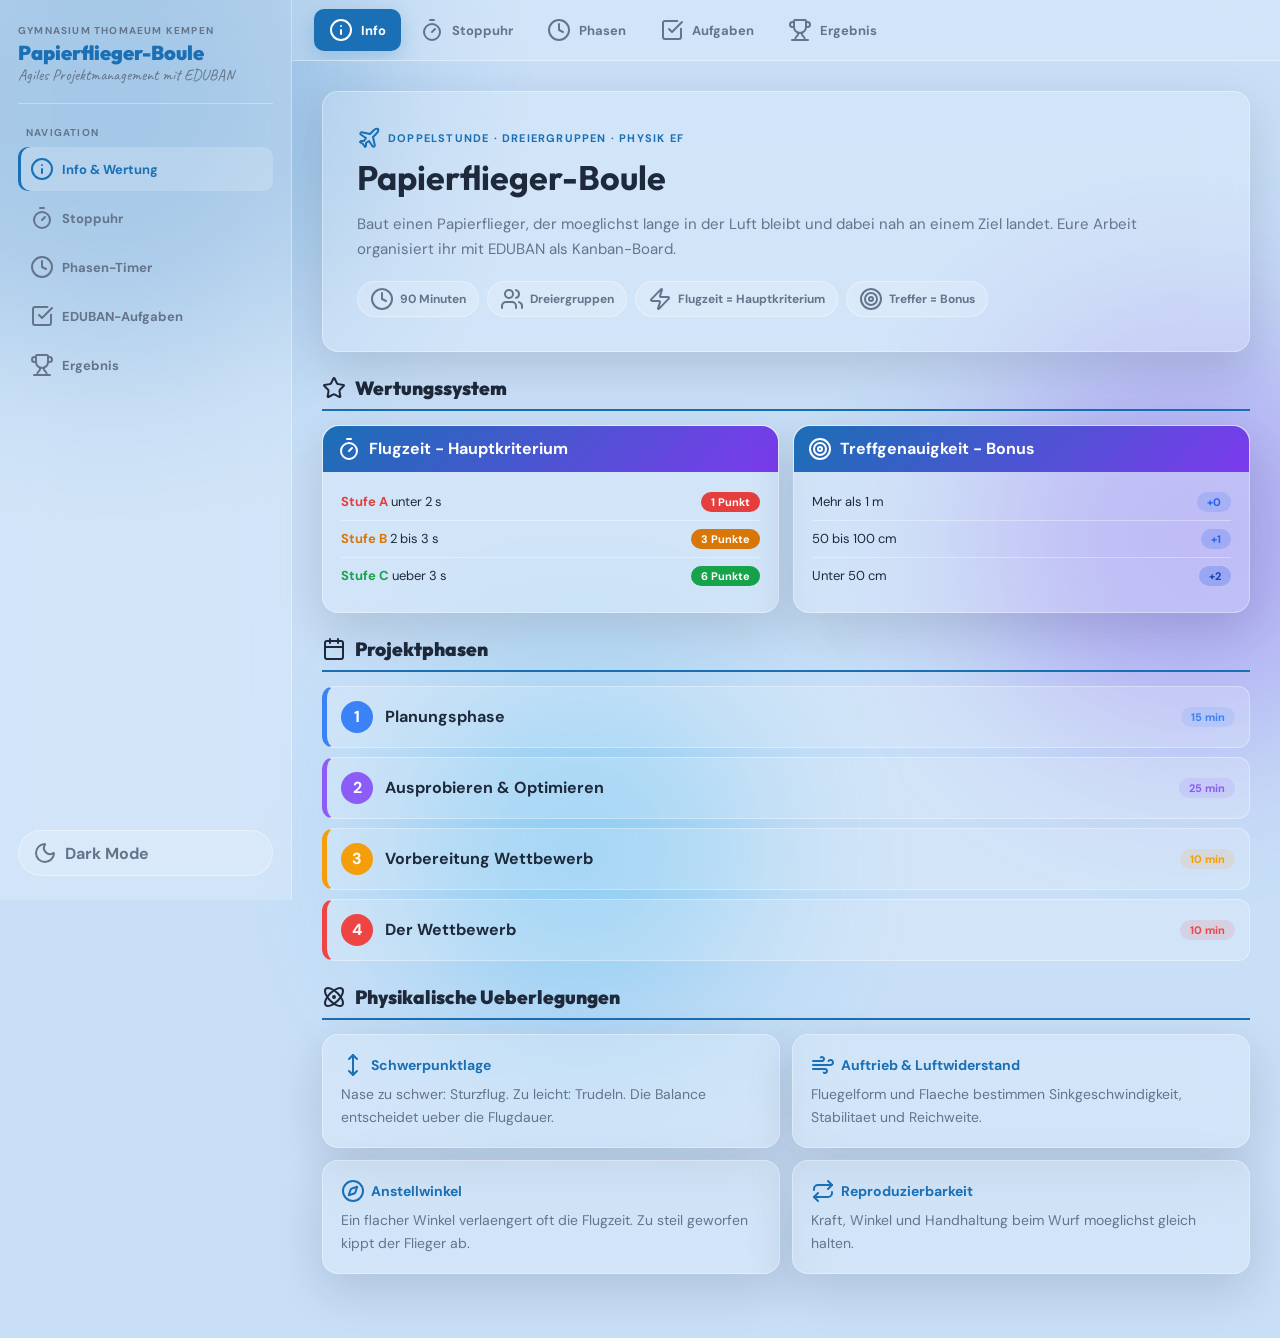
<file: papierflieger-boule-standalone.html>
<!DOCTYPE html>
<html lang="de">
<head>
  <meta charset="UTF-8">
  <meta name="viewport" content="width=device-width, initial-scale=1.0">
  <title>Papierflieger-Boule - Physik EF</title>
  <meta name="description" content="Papierflieger-Boule mit Stoppuhr, Phasen-Timer, Checkliste und Auswertung">
  <style>
    @font-face{font-family:"DM Sans";src:url("fonts/dm-sans-v17-latin-regular.woff2") format("woff2");font-weight:400;font-display:swap}
    @font-face{font-family:"DM Sans";src:url("fonts/dm-sans-v17-latin-600.woff2") format("woff2");font-weight:600;font-display:swap}
    @font-face{font-family:"DM Sans";src:url("fonts/dm-sans-v17-latin-700.woff2") format("woff2");font-weight:700;font-display:swap}
    @font-face{font-family:"Outfit";src:url("fonts/outfit-v15-latin-regular.woff2") format("woff2");font-weight:400;font-display:swap}
    @font-face{font-family:"Outfit";src:url("fonts/outfit-v15-latin-700.woff2") format("woff2");font-weight:700;font-display:swap}
    @font-face{font-family:"Outfit";src:url("fonts/outfit-v15-latin-900.woff2") format("woff2");font-weight:900;font-display:swap}
    @font-face{font-family:"Caveat";src:url("fonts/caveat-v23-latin-regular.woff2") format("woff2");font-weight:400;font-display:swap}

    :root{
      --primary:#1a6fb5;--accent:#f59e0b;--danger:#e53e3e;--success:#16a34a;--purple:#7c3aed;
      --text:#1e293b;--muted:#64748b;--surface:rgba(255,255,255,.76);--glass:rgba(255,255,255,.18);
      --border:rgba(255,255,255,.34);--shadow:0 16px 48px rgba(15,23,42,.14);--radius:16px;--side:292px;
    }
    body.dark{
      --primary:#38bdf8;--accent:#fbbf24;--text:#e2e8f0;--muted:#94a3b8;--surface:rgba(15,23,42,.84);
      --glass:rgba(255,255,255,.07);--border:rgba(255,255,255,.13);
    }
    *{box-sizing:border-box}
    html{scroll-behavior:smooth}
    body{margin:0;min-height:100vh;font-family:"DM Sans",system-ui,sans-serif;background:#c8dff7;color:var(--text);overflow-x:hidden}
    body.dark{background:#0b1426}
    button,input,select{font:inherit}
    .blob{position:fixed;border-radius:50%;filter:blur(86px);opacity:.3;pointer-events:none;z-index:0}
    .b1{width:520px;height:520px;background:var(--primary);top:-160px;left:-150px}
    .b2{width:420px;height:420px;background:var(--purple);right:-120px;top:36vh}
    .b3{width:340px;height:340px;background:#0ea5e9;bottom:-120px;left:32vw}
    #progress-bar{position:fixed;top:0;left:0;width:0;height:3px;background:linear-gradient(90deg,var(--primary),var(--accent));z-index:200}
    .layout{position:relative;z-index:1;display:flex;min-height:100vh}
    .sidebar{position:fixed;inset:0 auto 0 0;width:var(--side);padding:24px 18px;display:flex;flex-direction:column;gap:5px;background:var(--glass);border-right:1px solid var(--border);backdrop-filter:blur(22px);z-index:100;overflow:auto}
    .brand{padding-bottom:18px;border-bottom:1px solid var(--border);margin-bottom:8px}
    .brand .school{display:block;font-size:10px;font-weight:700;letter-spacing:1.2px;text-transform:uppercase;color:var(--muted)}
    .brand .course{display:block;margin-top:3px;font-family:"Outfit";font-size:20px;font-weight:900;color:var(--primary)}
    .brand .sub{display:block;font-family:"Caveat";font-size:16px;color:var(--muted)}
    .nav-lbl{padding:9px 8px 3px;font-size:10px;font-weight:700;letter-spacing:1.2px;text-transform:uppercase;color:var(--muted)}
    .nav-link,.tab-btn{border:0;background:transparent;color:var(--muted);cursor:pointer;display:flex;align-items:center;gap:8px;font-weight:700;transition:.18s}
    .nav-link{width:100%;padding:10px 12px;border-radius:10px;text-align:left;font-size:13px}
    .nav-link:hover,.nav-link.active{background:var(--glass);color:var(--primary)}
    .nav-link.active{box-shadow:inset 3px 0 0 var(--primary)}
    .nav-link i,.tab-btn i{width:15px;height:15px}
    .dark-btn{margin-top:auto;width:100%;border:1px solid var(--border);background:var(--glass);color:var(--muted);border-radius:999px;padding:10px 14px;display:flex;align-items:center;gap:8px;font-weight:700;cursor:pointer}
    .main{margin-left:var(--side);width:calc(100% - var(--side));min-width:0}
    .subnav{position:sticky;top:0;z-index:50;display:flex;gap:4px;overflow:auto;padding:9px 22px;background:var(--glass);border-bottom:1px solid var(--border);backdrop-filter:blur(22px)}
    .tab-btn{padding:9px 15px;border-radius:10px;white-space:nowrap;font-size:13px}
    .tab-btn:hover{background:var(--glass);color:var(--primary)}
    .tab-btn.active{background:var(--primary);color:#fff;box-shadow:0 6px 20px rgba(26,111,181,.24)}
    .panel{display:none;padding:30px 30px 64px}
    .panel.active{display:block;animation:fade .28s ease}
    @keyframes fade{from{opacity:0;transform:translateY(8px)}to{opacity:1;transform:none}}
    .hero,.card,.sw-wrap,.table-wrap,.phase-display,.rank-box{background:var(--glass);border:1px solid var(--border);border-radius:var(--radius);backdrop-filter:blur(22px);box-shadow:var(--shadow)}
    .hero{padding:34px;margin-bottom:24px}
    .eyebrow{font-size:11px;font-weight:700;letter-spacing:1.2px;text-transform:uppercase;color:var(--primary);display:flex;align-items:center;gap:7px}
    h1{font-family:"Outfit";font-size:34px;line-height:1.08;margin:10px 0 8px}
    .lead{font-size:15px;line-height:1.7;color:var(--muted);max-width:850px}
    .chips{display:flex;flex-wrap:wrap;gap:8px;margin-top:18px}
    .chip{display:inline-flex;align-items:center;gap:6px;padding:5px 12px;border-radius:999px;background:var(--glass);border:1px solid var(--border);font-size:12px;font-weight:700;color:var(--muted)}
    .chip i{width:13px;height:13px}
    .sec{display:flex;align-items:center;gap:9px;margin:24px 0 14px;padding-bottom:9px;border-bottom:2px solid var(--primary);font-family:"Outfit";font-size:19px;font-weight:900}
    .sec i{width:20px;height:20px;color:var(--primary)}
    .grid2{display:grid;grid-template-columns:repeat(2,minmax(0,1fr));gap:14px}
    .card{padding:18px}
    .card p{margin:0;color:var(--muted);line-height:1.65;font-size:14px}
    .score-head{margin:-18px -18px 12px;padding:11px 14px;border-radius:var(--radius) var(--radius) 0 0;background:linear-gradient(135deg,#1a6fb5,#7c3aed);color:#fff;font-weight:800;display:flex;align-items:center;gap:8px}
    .row{display:flex;justify-content:space-between;gap:10px;align-items:center;padding:8px 0;border-bottom:1px solid var(--border);font-size:13px}
    .row:last-child{border-bottom:0}
    .badge{display:inline-flex;align-items:center;padding:3px 10px;border-radius:999px;font-size:11px;font-weight:800}
    .phases{display:flex;flex-direction:column;gap:9px}
    .phase-item{display:flex;align-items:center;gap:12px;padding:14px;border:1px solid var(--border);border-left:5px solid var(--primary);border-radius:12px;background:var(--glass)}
    .phase-num{width:32px;height:32px;border-radius:50%;display:grid;place-items:center;color:#fff;font-weight:900}
    .phase-name{flex:1;font-weight:800}
    .phys{display:grid;grid-template-columns:repeat(2,minmax(0,1fr));gap:12px}
    .phys h3{margin:0 0 6px;color:var(--primary);font-size:14px;display:flex;align-items:center;gap:6px}
    .phys h3 i{width:14px;height:14px}
    .sw-wrap{display:flex;flex-direction:column;align-items:center;gap:20px;padding:30px 18px}
    .sw-circle{width:220px;height:220px;border-radius:50%;display:flex;flex-direction:column;align-items:center;justify-content:center;border:6px solid var(--primary);background:var(--surface);transition:.25s}
    .sw-circle.sa{border-color:#e53e3e;background:#fff5f5;box-shadow:0 0 32px #e53e3e33}
    .sw-circle.sb{border-color:#d97706;background:#fffbeb;box-shadow:0 0 32px #d9770633}
    .sw-circle.sc{border-color:#16a34a;background:#f0fdf4;box-shadow:0 0 32px #16a34a33}
    body.dark .sw-circle{background:var(--surface)}
    .sw-time{font-family:"Outfit";font-size:54px;font-weight:900;letter-spacing:0;line-height:1;color:var(--muted);font-variant-numeric:tabular-nums}
    .sw-circle.sa .sw-time{color:#e53e3e}.sw-circle.sb .sw-time{color:#d97706}.sw-circle.sc .sw-time{color:#16a34a}
    .sw-sub{font-size:12px;color:var(--muted);margin-top:5px}
    .sw-badge{opacity:0;margin-top:10px;padding:5px 14px;border-radius:999px;font-size:13px;font-weight:800;color:#fff;transition:.2s}
    .sw-badge.show{opacity:1}
    .seg-bar{width:100%;max-width:380px}
    .seg-track{display:flex;height:10px;border-radius:999px;overflow:hidden;margin-bottom:6px}
    .seg{flex:1;transition:.2s}.seg.dim{filter:opacity(.22)}
    .seg-labels{display:flex;justify-content:space-between;font-size:11px;font-weight:800}
    .btns{display:flex;flex-wrap:wrap;justify-content:center;gap:11px}
    .btn{border:0;border-radius:11px;padding:13px 24px;font-weight:900;color:#fff;cursor:pointer;display:flex;align-items:center;gap:8px;transition:.16s}
    .btn:active{transform:scale(.97)}
    .btn i{width:16px;height:16px}.go{background:var(--success)}.stop{background:var(--danger)}.reset{background:var(--glass);border:1px solid var(--border);color:var(--text)}
    .target-box{display:none;width:100%;max-width:390px;border:1px solid var(--border);border-radius:var(--radius);overflow:hidden;background:var(--glass)}
    .target-head{padding:10px 14px;background:linear-gradient(135deg,#2563eb,#7c3aed);color:#fff;font-weight:800;display:flex;gap:8px;align-items:center;font-size:13px}
    .target-btn{width:100%;border:0;border-bottom:1px solid var(--border);background:transparent;color:var(--text);display:flex;justify-content:space-between;align-items:center;padding:11px 14px;cursor:pointer}
    .target-btn:last-child{border-bottom:0}.target-btn:hover,.target-btn.sel{background:rgba(37,99,235,.1);color:var(--primary);font-weight:800}
    .result{display:none;text-align:center;padding:17px 34px;border-radius:17px;background:linear-gradient(135deg,#1a6fb5,#7c3aed);color:#fff}
    .result .score{font-family:"Outfit";font-size:56px;font-weight:900;line-height:1}
    .phase-buttons{display:grid;grid-template-columns:repeat(4,minmax(140px,1fr));gap:10px;margin-bottom:16px}
    .phase-button{text-align:left;cursor:pointer;border:2px solid var(--border);border-radius:12px;background:var(--glass);color:var(--text);padding:12px;font-weight:700}
    .phase-button small{display:block;color:var(--muted);font-weight:700}
    .phase-display{display:none;text-align:center;padding:26px}
    .pd-name{font-weight:800;margin-bottom:8px}.pd-time{font-family:"Outfit";font-size:60px;font-weight:900;font-variant-numeric:tabular-nums}
    .warn{display:none;margin-top:8px;color:var(--danger);font-weight:900}.done-msg{display:none;margin-top:8px;color:var(--success);font-weight:900}
    .check-head{display:flex;justify-content:space-between;align-items:center;margin-bottom:12px;color:var(--muted);font-size:13px}
    .progress{width:150px;height:8px;border-radius:999px;background:var(--border);overflow:hidden}.bar{height:100%;width:0;background:var(--success);transition:.2s}
    .checks{display:flex;flex-direction:column;gap:8px}
    .check{display:flex;gap:11px;align-items:flex-start;padding:12px 14px;border:1px solid var(--border);border-radius:12px;background:var(--glass);cursor:pointer}
    .box{width:22px;height:22px;border:2px solid var(--border);border-radius:7px;display:grid;place-items:center;flex:0 0 auto}.box i{width:13px;height:13px;color:#fff;opacity:0}
    .check.done{background:rgba(22,163,74,.08);border-color:rgba(22,163,74,.34)}.check.done .box{background:var(--success);border-color:var(--success)}.check.done .box i{opacity:1}.check.done .txt{text-decoration:line-through;color:var(--success)}
    .table-wrap{overflow:auto}
    table{width:100%;border-collapse:collapse;font-size:13px}
    th{background:linear-gradient(135deg,#1a6fb5,#2563eb);color:#fff;text-align:left;padding:10px;white-space:nowrap}
    td{padding:8px 10px;border-bottom:1px solid var(--border)}
    tr:nth-child(even) td{background:var(--glass)}
    .ci{border:1px solid var(--border);border-radius:8px;padding:5px 8px;background:var(--glass);color:var(--text);max-width:100%}
    .rank-box{display:none;margin-top:16px;padding:18px 20px;background:linear-gradient(135deg,#1a6fb5,#7c3aed);color:#fff}
    .rank-box h3{margin:0 0 10px;font-family:"Outfit";display:flex;gap:8px;align-items:center}.rank-row{display:flex;justify-content:space-between;padding:6px 0;border-bottom:1px solid rgba(255,255,255,.18)}
    .hamb{display:none;position:fixed;top:12px;left:12px;z-index:150;border:1px solid var(--border);background:var(--surface);color:var(--text);border-radius:10px;padding:8px}
    .overlay{display:none;position:fixed;inset:0;background:rgba(0,0,0,.38);z-index:90}
    @media(max-width:900px){
      .hamb{display:flex}.sidebar{transform:translateX(-100%);transition:.22s}.sidebar.open{transform:none;box-shadow:8px 0 40px rgba(0,0,0,.25)}.overlay.show{display:block}
      .main{margin-left:0;width:100%}.panel{padding:18px 14px 52px}.subnav{padding:8px 10px 8px 56px}.grid2,.phys{grid-template-columns:1fr}.phase-buttons{grid-template-columns:1fr 1fr}h1{font-size:27px}
    }
    @media(max-width:560px){.phase-buttons{grid-template-columns:1fr}.sw-circle{width:198px;height:198px}.sw-time{font-size:48px}}
  </style>
</head>
<body>
  <div class="blob b1"></div><div class="blob b2"></div><div class="blob b3"></div>
  <div id="progress-bar"></div>
  <button class="hamb" onclick="toggleSidebar()" aria-label="Menue"><i data-lucide="menu"></i></button>
  <div class="overlay" id="overlay" onclick="toggleSidebar()"></div>
  <div class="layout">
    <aside class="sidebar" id="sidebar">
      <div class="brand">
        <span class="school">Gymnasium Thomaeum Kempen</span>
        <span class="course">Papierflieger-Boule</span>
        <span class="sub">Agiles Projektmanagement mit EDUBAN</span>
      </div>
      <span class="nav-lbl">Navigation</span>
      <button class="nav-link active" onclick="showTab('info',this)"><i data-lucide="info"></i> Info & Wertung</button>
      <button class="nav-link" onclick="showTab('uhr',this)"><i data-lucide="timer"></i> Stoppuhr</button>
      <button class="nav-link" onclick="showTab('phasen',this)"><i data-lucide="clock"></i> Phasen-Timer</button>
      <button class="nav-link" onclick="showTab('aufgaben',this)"><i data-lucide="check-square"></i> EDUBAN-Aufgaben</button>
      <button class="nav-link" onclick="showTab('ergebnis',this)"><i data-lucide="trophy"></i> Ergebnis</button>
      <button class="dark-btn" onclick="toggleDark()"><i data-lucide="moon" id="dark-icon"></i><span id="dark-label">Dark Mode</span></button>
    </aside>
    <main class="main">
      <nav class="subnav">
        <button class="tab-btn active" id="tb-info" onclick="showTab('info')"><i data-lucide="info"></i> Info</button>
        <button class="tab-btn" id="tb-uhr" onclick="showTab('uhr')"><i data-lucide="timer"></i> Stoppuhr</button>
        <button class="tab-btn" id="tb-phasen" onclick="showTab('phasen')"><i data-lucide="clock"></i> Phasen</button>
        <button class="tab-btn" id="tb-aufgaben" onclick="showTab('aufgaben')"><i data-lucide="check-square"></i> Aufgaben</button>
        <button class="tab-btn" id="tb-ergebnis" onclick="showTab('ergebnis')"><i data-lucide="trophy"></i> Ergebnis</button>
      </nav>

      <section id="p-info" class="panel active">
        <div class="hero">
          <div class="eyebrow"><i data-lucide="plane"></i> Doppelstunde · Dreiergruppen · Physik EF</div>
          <h1>Papierflieger-Boule</h1>
          <p class="lead">Baut einen Papierflieger, der moeglichst lange in der Luft bleibt und dabei nah an einem Ziel landet. Eure Arbeit organisiert ihr mit EDUBAN als Kanban-Board.</p>
          <div class="chips">
            <span class="chip"><i data-lucide="clock"></i> 90 Minuten</span>
            <span class="chip"><i data-lucide="users"></i> Dreiergruppen</span>
            <span class="chip"><i data-lucide="zap"></i> Flugzeit = Hauptkriterium</span>
            <span class="chip"><i data-lucide="target"></i> Treffer = Bonus</span>
          </div>
        </div>

        <div class="sec"><i data-lucide="star"></i> Wertungssystem</div>
        <div class="grid2">
          <div class="card">
            <div class="score-head"><i data-lucide="timer"></i> Flugzeit - Hauptkriterium</div>
            <div class="row"><span><strong style="color:#e53e3e">Stufe A</strong> unter 2 s</span><span class="badge" style="background:#e53e3e;color:#fff">1 Punkt</span></div>
            <div class="row"><span><strong style="color:#d97706">Stufe B</strong> 2 bis 3 s</span><span class="badge" style="background:#d97706;color:#fff">3 Punkte</span></div>
            <div class="row"><span><strong style="color:#16a34a">Stufe C</strong> ueber 3 s</span><span class="badge" style="background:#16a34a;color:#fff">6 Punkte</span></div>
          </div>
          <div class="card">
            <div class="score-head"><i data-lucide="target"></i> Treffgenauigkeit - Bonus</div>
            <div class="row"><span>Mehr als 1 m</span><span class="badge" style="background:rgba(37,99,235,.15);color:#2563eb">+0</span></div>
            <div class="row"><span>50 bis 100 cm</span><span class="badge" style="background:rgba(37,99,235,.20);color:#2563eb">+1</span></div>
            <div class="row"><span>Unter 50 cm</span><span class="badge" style="background:rgba(37,99,235,.26);color:#1e40af">+2</span></div>
          </div>
        </div>

        <div class="sec"><i data-lucide="calendar"></i> Projektphasen</div>
        <div class="phases">
          <div class="phase-item" style="border-left-color:#3b82f6"><div class="phase-num" style="background:#3b82f6">1</div><div class="phase-name">Planungsphase</div><span class="badge" style="background:rgba(59,130,246,.12);color:#3b82f6">15 min</span></div>
          <div class="phase-item" style="border-left-color:#8b5cf6"><div class="phase-num" style="background:#8b5cf6">2</div><div class="phase-name">Ausprobieren & Optimieren</div><span class="badge" style="background:rgba(139,92,246,.12);color:#8b5cf6">25 min</span></div>
          <div class="phase-item" style="border-left-color:#f59e0b"><div class="phase-num" style="background:#f59e0b">3</div><div class="phase-name">Vorbereitung Wettbewerb</div><span class="badge" style="background:rgba(245,158,11,.12);color:#f59e0b">10 min</span></div>
          <div class="phase-item" style="border-left-color:#ef4444"><div class="phase-num" style="background:#ef4444">4</div><div class="phase-name">Der Wettbewerb</div><span class="badge" style="background:rgba(239,68,68,.12);color:#ef4444">10 min</span></div>
        </div>

        <div class="sec"><i data-lucide="atom"></i> Physikalische Ueberlegungen</div>
        <div class="phys">
          <div class="card"><h3><i data-lucide="move-vertical"></i> Schwerpunktlage</h3><p>Nase zu schwer: Sturzflug. Zu leicht: Trudeln. Die Balance entscheidet ueber die Flugdauer.</p></div>
          <div class="card"><h3><i data-lucide="wind"></i> Auftrieb & Luftwiderstand</h3><p>Fluegelform und Flaeche bestimmen Sinkgeschwindigkeit, Stabilitaet und Reichweite.</p></div>
          <div class="card"><h3><i data-lucide="compass"></i> Anstellwinkel</h3><p>Ein flacher Winkel verlaengert oft die Flugzeit. Zu steil geworfen kippt der Flieger ab.</p></div>
          <div class="card"><h3><i data-lucide="repeat"></i> Reproduzierbarkeit</h3><p>Kraft, Winkel und Handhaltung beim Wurf moeglichst gleich halten.</p></div>
        </div>
      </section>

      <section id="p-uhr" class="panel">
        <div class="sec"><i data-lucide="timer"></i> Flugzeit-Messung</div>
        <p class="lead">Starten beim Loslassen des Fliegers. Gelandet beim Aufprall. Die Stufe wird automatisch erkannt.</p>
        <div class="sw-wrap">
          <div class="sw-circle" id="swc">
            <div class="sw-time" id="swt">0,00</div>
            <div class="sw-sub">Sekunden</div>
            <div class="sw-badge" id="swb"></div>
          </div>
          <div class="seg-bar">
            <div class="seg-track">
              <div class="seg dim" id="sa" style="background:#e53e3e"></div>
              <div class="seg dim" id="sb" style="background:#d97706"></div>
              <div class="seg dim" id="sc" style="background:#16a34a"></div>
            </div>
            <div class="seg-labels"><span style="color:#e53e3e">A &lt; 2 s</span><span style="color:#d97706">B 2-3 s</span><span style="color:#16a34a">C &gt; 3 s</span></div>
          </div>
          <div class="btns" id="swbtns"><button class="btn go" onclick="swStart()"><i data-lucide="play"></i> Starten</button></div>
          <div class="target-box" id="trpick">
            <div class="target-head"><i data-lucide="target"></i> Treffgenauigkeit waehlen</div>
            <button class="target-btn" onclick="treff(0,this)"><span>Mehr als 1 m</span><span class="badge" style="background:rgba(37,99,235,.15);color:#2563eb">+0</span></button>
            <button class="target-btn" onclick="treff(1,this)"><span>50 bis 100 cm</span><span class="badge" style="background:rgba(37,99,235,.20);color:#2563eb">+1</span></button>
            <button class="target-btn" onclick="treff(2,this)"><span>Unter 50 cm</span><span class="badge" style="background:rgba(37,99,235,.26);color:#1e40af">+2</span></button>
          </div>
          <div class="result" id="swres"><div>Gesamtpunkte</div><div class="score" id="swscore">-</div><div id="swdet">-</div></div>
        </div>
      </section>

      <section id="p-phasen" class="panel">
        <div class="sec"><i data-lucide="clock"></i> Phasen-Timer</div>
        <p class="lead">Phase antippen, um den Timer zu starten. Bei einer Minute Restzeit und beim Ende ertönt ein Signal.</p>
        <div class="phase-buttons">
          <button class="phase-button" onclick="phStart(1,'Planungsphase',15,'#3b82f6',this)"><small>Phase 1</small>Planungsphase<br><small>15 min</small></button>
          <button class="phase-button" onclick="phStart(2,'Ausprobieren & Optimieren',25,'#8b5cf6',this)"><small>Phase 2</small>Ausprobieren & Optimieren<br><small>25 min</small></button>
          <button class="phase-button" onclick="phStart(3,'Vorbereitung Wettbewerb',10,'#f59e0b',this)"><small>Phase 3</small>Vorbereitung Wettbewerb<br><small>10 min</small></button>
          <button class="phase-button" onclick="phStart(4,'Der Wettbewerb',10,'#ef4444',this)"><small>Phase 4</small>Der Wettbewerb<br><small>10 min</small></button>
        </div>
        <div class="phase-display" id="pd">
          <div class="pd-name" id="pdn"></div>
          <div class="pd-time" id="pdt">0:00</div>
          <div class="warn" id="pdw"><i data-lucide="alert-triangle"></i> Noch 1 Minute!</div>
          <div class="done-msg" id="pdd"><i data-lucide="check-circle"></i> Phase abgeschlossen!</div>
          <div class="btns" style="margin-top:14px">
            <button class="btn stop" id="pd-pause" onclick="phPause()">Pause</button>
            <button class="btn go" id="pd-weiter" style="display:none" onclick="phWeiter()">Weiter</button>
          </div>
        </div>
      </section>

      <section id="p-aufgaben" class="panel">
        <div class="sec"><i data-lucide="check-square"></i> EDUBAN-Aufgaben</div>
        <div class="check-head"><span id="ck-cnt">0 / 8 erledigt</span><div class="progress"><div class="bar" id="ck-bar"></div></div></div>
        <div class="checks" id="ck-list"></div>
      </section>

      <section id="p-ergebnis" class="panel">
        <div class="sec"><i data-lucide="trophy"></i> Wettbewerb-Ergebnis</div>
        <p class="lead">Flugzeit-Stufe und Treffgenauigkeit eintragen. Die Punkte und Rangliste werden automatisch berechnet.</p>
        <div class="table-wrap"><table><thead><tr><th>Gr.</th><th>Mitglied</th><th>Zeit</th><th>Stufe</th><th>Flug-Pkte</th><th>Treffer</th><th>Bonus</th><th>Gesamt</th></tr></thead><tbody id="rtbody"></tbody></table></div>
        <div class="rank-box" id="rankbox"><h3><i data-lucide="trophy"></i> Rangliste</h3><div id="rankrows"></div></div>
      </section>
    </main>
  </div>

  <script src="fonts/lucide.min.js"></script>
  <script>
  "use strict";

  function refreshIcons(){ if(window.lucide) window.lucide.createIcons(); }
  function byId(id){ return document.getElementById(id); }
  function p2(n){ return n < 10 ? "0" + n : "" + n; }

  var AC = null;
  function ac(){
    if(!AC){
      try{ AC = new (window.AudioContext || window.webkitAudioContext)(); }
      catch(e){ AC = null; }
    }
    if(AC && AC.state === "suspended") AC.resume();
    return AC;
  }
  function tone(freq,dur,vol,type){
    var c = ac(); if(!c) return;
    var o = c.createOscillator(), g = c.createGain();
    o.connect(g); g.connect(c.destination);
    o.frequency.value = freq; o.type = type || "sine";
    g.gain.setValueAtTime(vol || .35,c.currentTime);
    g.gain.exponentialRampToValueAtTime(.001,c.currentTime + dur);
    o.start(); o.stop(c.currentTime + dur);
  }
  function playA(id){
    if(id === "A") tone(440,.16,.32);
    if(id === "B"){ tone(523,.13,.36); setTimeout(function(){ tone(659,.2,.36); },150); }
    if(id === "C"){ tone(523,.12,.36); setTimeout(function(){ tone(659,.12,.38); },120); setTimeout(function(){ tone(784,.28,.42); },240); }
  }
  function pStart(){ tone(880,.08,.45,"square"); }
  function pLand(){ tone(330,.35,.38,"triangle"); }
  function pWarn(){ tone(550,.18,.35); }
  function pEnd(){ tone(880,.12,.45); setTimeout(function(){ tone(660,.12,.45); },140); setTimeout(function(){ tone(440,.3,.45); },280); }

  var ST = [
    {id:"A",p:1,f:"#e53e3e",cl:"sa",tx:"Stufe A"},
    {id:"B",p:3,f:"#d97706",cl:"sb",tx:"Stufe B"},
    {id:"C",p:6,f:"#16a34a",cl:"sc",tx:"Stufe C"}
  ];
  function gs(sec){ if(sec < 2) return ST[0]; if(sec < 3) return ST[1]; return ST[2]; }

  function toggleDark(){
    document.body.classList.toggle("dark");
    var dark = document.body.classList.contains("dark");
    byId("dark-label").textContent = dark ? "Light Mode" : "Dark Mode";
    byId("dark-icon").setAttribute("data-lucide", dark ? "sun" : "moon");
    refreshIcons();
  }
  function toggleSidebar(){
    byId("sidebar").classList.toggle("open");
    byId("overlay").classList.toggle("show");
  }
  function showTab(id,btn){
    document.querySelectorAll(".panel,.tab-btn,.nav-link").forEach(function(el){ el.classList.remove("active"); });
    byId("p-" + id).classList.add("active");
    byId("tb-" + id).classList.add("active");
    if(btn) btn.classList.add("active");
    else {
      document.querySelectorAll(".nav-link").forEach(function(n){
        if(n.getAttribute("onclick").indexOf("'" + id + "'") !== -1) n.classList.add("active");
      });
    }
    if(window.innerWidth <= 900){ byId("sidebar").classList.remove("open"); byId("overlay").classList.remove("show"); }
    refreshIcons();
  }
  window.addEventListener("scroll",function(){
    var h = document.documentElement.scrollHeight - window.innerHeight;
    byId("progress-bar").style.width = (h > 0 ? window.scrollY / h * 100 : 0) + "%";
  });

  var swRunning = false, swMs = 0, swIv = null, swStart0 = 0, swStufeId = null, swStufe = null;
  function swSetStufe(s){
    byId("swc").className = "sw-circle " + s.cl;
    byId("swb").textContent = s.tx + " · " + s.p + (s.p === 1 ? " Punkt" : " Punkte");
    byId("swb").style.background = s.f;
    byId("swb").classList.add("show");
    byId("sa").className = "seg" + (s.id === "A" ? "" : " dim");
    byId("sb").className = "seg" + (s.id === "B" ? "" : " dim");
    byId("sc").className = "seg" + (s.id === "C" ? "" : " dim");
  }
  function swStart(){
    clearInterval(swIv);
    pStart();
    swMs = 0; swStart0 = performance.now(); swStufeId = null; swStufe = null; swRunning = true;
    byId("trpick").style.display = "none";
    byId("swres").style.display = "none";
    byId("swc").className = "sw-circle";
    byId("swb").classList.remove("show");
    byId("swt").textContent = "0,00";
    byId("sa").className = "seg dim"; byId("sb").className = "seg dim"; byId("sc").className = "seg dim";
    byId("swbtns").innerHTML = '<button class="btn stop" onclick="swLand()"><i data-lucide="plane-landing"></i> Gelandet!</button>';
    refreshIcons();
    swIv = setInterval(function(){
      var elapsed = performance.now() - swStart0;
      swMs = elapsed;
      var sec = elapsed / 1000, s = gs(sec);
      byId("swt").textContent = Math.floor(sec) + "," + p2(Math.floor((elapsed % 1000) / 10));
      if(s.id !== swStufeId){ swStufeId = s.id; swStufe = s; swSetStufe(s); playA(s.id); }
    },40);
  }
  function swLand(){
    if(!swRunning) return;
    clearInterval(swIv); swRunning = false; pLand();
    byId("swbtns").innerHTML = '<button class="btn reset" onclick="swReset()"><i data-lucide="rotate-ccw"></i> Reset</button>';
    byId("trpick").style.display = "block";
    document.querySelectorAll(".target-btn").forEach(function(b){ b.classList.remove("sel"); });
    refreshIcons();
  }
  function swReset(){
    clearInterval(swIv); swRunning = false; swMs = 0; swStufeId = null; swStufe = null;
    byId("swt").textContent = "0,00";
    byId("swc").className = "sw-circle";
    byId("swb").classList.remove("show");
    byId("sa").className = "seg dim"; byId("sb").className = "seg dim"; byId("sc").className = "seg dim";
    byId("trpick").style.display = "none"; byId("swres").style.display = "none";
    byId("swbtns").innerHTML = '<button class="btn go" onclick="swStart()"><i data-lucide="play"></i> Starten</button>';
    refreshIcons();
  }
  function treff(pts,btn){
    document.querySelectorAll(".target-btn").forEach(function(b){ b.classList.remove("sel"); });
    btn.classList.add("sel");
    if(swStufe){
      byId("swscore").textContent = swStufe.p + pts;
      byId("swdet").textContent = swStufe.p + " Flugzeit + " + pts + " Treffer";
      byId("swres").style.display = "block";
    }
  }

  var phIv = null, phEnd = 0, phAkt = null, phPausedSeconds = 0, warned = false;
  function phStart(id,name,min,color,btn){
    clearInterval(phIv); warned = false; phAkt = {id:id,name:name,color:color};
    phEnd = Date.now() + min * 60000;
    document.querySelectorAll(".phase-button").forEach(function(b){ b.style.borderColor = ""; });
    btn.style.borderColor = color;
    byId("pd").style.display = "block"; byId("pd").style.borderColor = color;
    byId("pdn").textContent = "Phase " + id + ": " + name; byId("pdn").style.color = color;
    byId("pdt").style.color = color; byId("pdw").style.display = "none"; byId("pdd").style.display = "none";
    byId("pd-pause").style.display = "inline-flex"; byId("pd-weiter").style.display = "none";
    pStart(); phTick(); phIv = setInterval(phTick,500);
  }
  function phTick(){
    var r = Math.max(0,Math.round((phEnd - Date.now()) / 1000));
    byId("pdt").textContent = Math.floor(r / 60) + ":" + p2(r % 60);
    if(r <= 60 && !warned && r > 0){ warned = true; byId("pdw").style.display = "block"; pWarn(); }
    if(r <= 0){
      clearInterval(phIv);
      byId("pdd").style.display = "block"; byId("pd-pause").style.display = "none"; byId("pdt").style.color = "#16a34a"; pEnd();
    }
  }
  function phPause(){
    clearInterval(phIv);
    phPausedSeconds = Math.max(0,Math.round((phEnd - Date.now()) / 1000));
    byId("pd-pause").style.display = "none";
    byId("pd-weiter").style.display = "inline-flex";
  }
  function phWeiter(){
    phEnd = Date.now() + phPausedSeconds * 1000;
    byId("pd-pause").style.display = "inline-flex";
    byId("pd-weiter").style.display = "none";
    phIv = setInterval(phTick,500);
  }

  var AUF = [
    "Board anlegen: Boardname vergeben, Teammitglieder als Nicknames eintragen",
    "Meilensteine anlegen: 4 Phasen mit Labels A bis D erstellen",
    "Planungsphase: Karten fuer Modell, Material und Wurfstrategie erstellen",
    "Ausprobieren: Board pflegen, Flugzeiten messen und als Kommentar eintragen",
    "Abhaengigkeit setzen: Karte Wettbewerbsmitglied setzt Ausprobieren voraus",
    "Vorbereitung: Karten Wettbewerbsmitglied und beste Strategie anlegen",
    "Wettbewerb: Ergebnis als Kommentar auf Karte Wettbewerbswurf eintragen",
    "U-Bahn-Ansicht oeffnen und Abhaengigkeiten per Hover erkunden"
  ];
  var ckDone = AUF.map(function(){ return false; });
  function renderCk(){
    var done = ckDone.filter(Boolean).length;
    byId("ck-cnt").textContent = done + " / " + AUF.length + " erledigt";
    byId("ck-bar").style.width = Math.round(done / AUF.length * 100) + "%";
    byId("ck-list").innerHTML = "";
    AUF.forEach(function(txt,i){
      var el = document.createElement("div");
      el.className = "check" + (ckDone[i] ? " done" : "");
      el.onclick = function(){ ckDone[i] = !ckDone[i]; renderCk(); };
      el.innerHTML = '<div class="box"><i data-lucide="check"></i></div><div class="txt"><strong>' + (i+1) + '.</strong> ' + txt + '</div>';
      byId("ck-list").appendChild(el);
    });
    refreshIcons();
  }

  var GR = [];
  for(var gi=0; gi<8; gi++) GR.push({m:"",z:"",s:null,t:null});
  function renderTbl(){
    byId("rtbody").innerHTML = "";
    GR.forEach(function(g,i){
      var fl = g.s ? ST.find(function(x){ return x.id === g.s; }) : null;
      var tp = g.t !== null ? +g.t : null;
      var total = (fl ? fl.p : 0) + (tp !== null ? tp : 0);
      var tr = document.createElement("tr");
      tr.innerHTML =
        '<td><strong style="color:var(--primary)">' + (i+1) + '</strong></td>' +
        '<td><input class="ci" value="' + g.m + '" placeholder="Name" oninput="GR[' + i + '].m=this.value"></td>' +
        '<td><input class="ci" value="' + g.z + '" placeholder="2,40" style="width:70px" oninput="GR[' + i + '].z=this.value"></td>' +
        '<td><select class="ci" onchange="GR[' + i + '].s=this.value||null;renderTbl()"><option value="">-</option>' + ST.map(function(x){ return '<option value="' + x.id + '"' + (g.s === x.id ? " selected" : "") + '>' + x.id + '</option>'; }).join("") + '</select></td>' +
        '<td>' + (fl ? '<span class="badge" style="background:' + fl.f + ';color:#fff">' + fl.p + '</span>' : "-") + '</td>' +
        '<td><select class="ci" onchange="GR[' + i + '].t=this.value===\'\'?null:+this.value;renderTbl()"><option value="">-</option>' + [">1 m","50-100 cm","<50 cm"].map(function(l,ti){ return '<option value="' + ti + '"' + (g.t === ti ? " selected" : "") + '>' + l + '</option>'; }).join("") + '</select></td>' +
        '<td>' + (tp !== null ? '<span class="badge" style="background:rgba(37,99,235,.15);color:#2563eb">+' + tp + '</span>' : "-") + '</td>' +
        '<td><strong style="color:var(--primary);font-size:15px">' + (fl && tp !== null ? total : "-") + '</strong></td>';
      byId("rtbody").appendChild(tr);
    });
    var list = GR.map(function(g,i){
      var fl = g.s ? ST.find(function(x){ return x.id === g.s; }) : null;
      var tp = g.t !== null ? +g.t : null;
      return {nr:i+1,m:g.m,total:(fl ? fl.p : 0) + (tp !== null ? tp : 0),ok:!!fl && tp !== null};
    }).filter(function(g){ return g.ok; }).sort(function(a,b){ return b.total - a.total; });
    if(!list.length){ byId("rankbox").style.display = "none"; return; }
    byId("rankbox").style.display = "block";
    byId("rankrows").innerHTML = list.map(function(g,r){
      var medal = r === 0 ? "1." : r === 1 ? "2." : r === 2 ? "3." : (r+1) + ".";
      return '<div class="rank-row"><span>' + medal + ' Gruppe ' + g.nr + (g.m ? " (" + g.m + ")" : "") + '</span><strong>' + g.total + ' Punkte</strong></div>';
    }).join("");
  }

  renderCk();
  renderTbl();
  refreshIcons();
  </script>
</body>
</html>
</file>
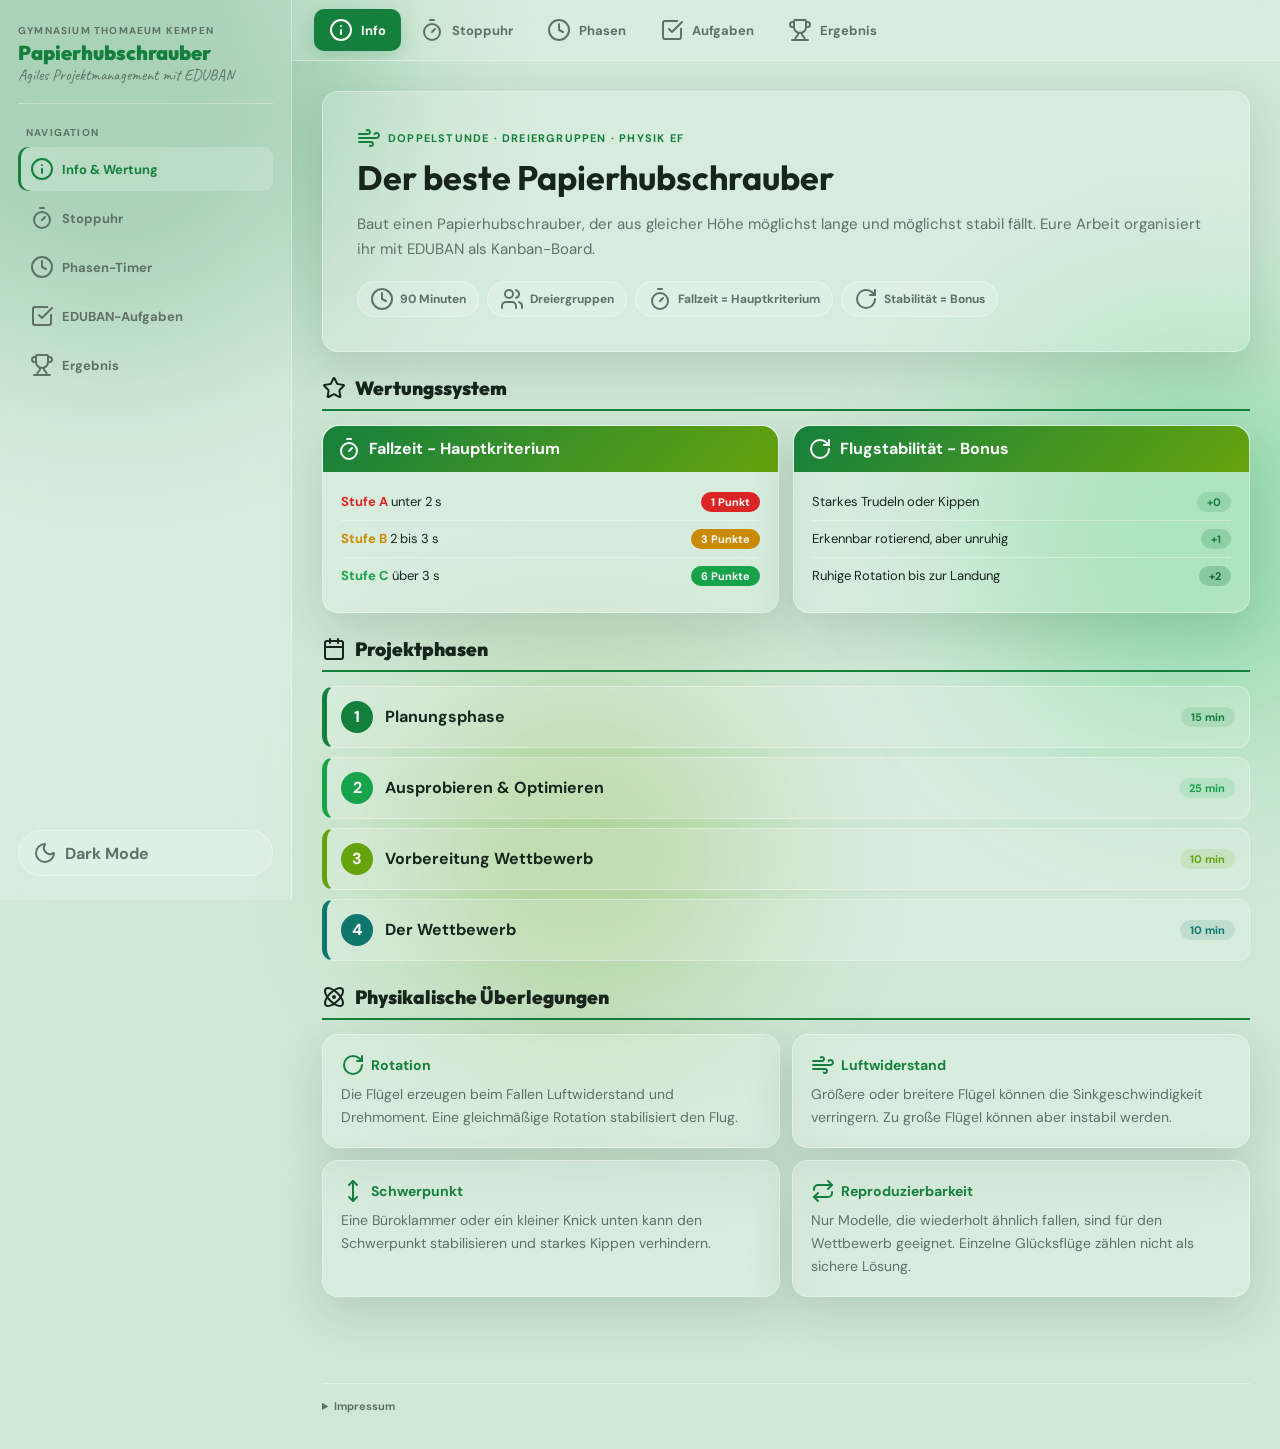
<file: papierhubschrauber.html>
<!DOCTYPE html>
<html lang="de">
<head>
  <meta charset="UTF-8">
  <meta name="viewport" content="width=device-width, initial-scale=1.0">
  <title>Papierhubschrauber - Physik EF</title>
  <meta name="description" content="Papierhubschrauber mit Stoppuhr, Phasen-Timer, Checkliste und EDUBAN-Board">
  <style>
  @font-face {
    font-family: "DM Sans";
    src: url("fonts/dm-sans-v17-latin-regular.woff2") format("woff2");
    font-weight: 400;
    font-display: swap
  }

  @font-face {
    font-family: "DM Sans";
    src: url("fonts/dm-sans-v17-latin-600.woff2") format("woff2");
    font-weight: 600;
    font-display: swap
  }

  @font-face {
    font-family: "DM Sans";
    src: url("fonts/dm-sans-v17-latin-700.woff2") format("woff2");
    font-weight: 700;
    font-display: swap
  }

  @font-face {
    font-family: "Outfit";
    src: url("fonts/outfit-v15-latin-regular.woff2") format("woff2");
    font-weight: 400;
    font-display: swap
  }

  @font-face {
    font-family: "Outfit";
    src: url("fonts/outfit-v15-latin-700.woff2") format("woff2");
    font-weight: 700;
    font-display: swap
  }

  @font-face {
    font-family: "Outfit";
    src: url("fonts/outfit-v15-latin-900.woff2") format("woff2");
    font-weight: 900;
    font-display: swap
  }

  @font-face {
    font-family: "Caveat";
    src: url("fonts/caveat-v23-latin-regular.woff2") format("woff2");
    font-weight: 400;
    font-display: swap
  }

  :root {
    --primary: #15803d;
    --accent: #84cc16;
    --danger: #dc2626;
    --success: #16a34a;
    --purple: #22c55e;
    --text: #17251c;
    --muted: #5f7165;
    --surface: rgba(255,255,255,.76);
    --glass: rgba(255,255,255,.18);
    --border: rgba(255,255,255,.34);
    --shadow: 0 16px 48px rgba(15, 42, 23, .14);
    --radius: 16px;
    --side: 292px;
  }

  body.dark {
    --primary: #4ade80;
    --accent: #bef264;
    --text: #e7f5ea;
    --muted: #a7b9ab;
    --surface: rgba(9, 31, 18, .84);
    --glass: rgba(255,255,255,.07);
    --border: rgba(255,255,255,.13);
  }

  * { box-sizing: border-box }
  html { scroll-behavior: smooth }

  body {
    margin: 0;
    min-height: 100vh;
    font-family: "DM Sans", system-ui, sans-serif;
    background: #cfe8d6;
    color: var(--text);
    overflow-x: hidden
  }

  body.dark { background: #07150d }
  button, input, select { font: inherit }

  .blob {
    position: fixed;
    border-radius: 50%;
    filter: blur(86px);
    opacity: .3;
    pointer-events: none;
    z-index: 0
  }

  .b1 {
    width: 520px;
    height: 520px;
    background: var(--primary);
    top: -160px;
    left: -150px
  }

  .b2 {
    width: 420px;
    height: 420px;
    background: var(--purple);
    right: -120px;
    top: 36vh
  }

  .b3 {
    width: 340px;
    height: 340px;
    background: #65a30d;
    bottom: -120px;
    left: 32vw
  }

  #progress-bar {
    position: fixed;
    top: 0;
    left: 0;
    width: 0;
    height: 3px;
    background: linear-gradient(90deg, var(--primary), var(--accent));
    z-index: 200
  }

  .layout {
    position: relative;
    z-index: 1;
    display: flex;
    min-height: 100vh
  }

  .sidebar {
    position: fixed;
    inset: 0 auto 0 0;
    width: var(--side);
    padding: 24px 18px;
    display: flex;
    flex-direction: column;
    gap: 5px;
    background: var(--glass);
    border-right: 1px solid var(--border);
    backdrop-filter: blur(22px);
    z-index: 100;
    overflow: auto
  }

  .brand {
    padding-bottom: 18px;
    border-bottom: 1px solid var(--border);
    margin-bottom: 8px
  }

  .brand .school {
    display: block;
    font-size: 10px;
    font-weight: 700;
    letter-spacing: 1.2px;
    text-transform: uppercase;
    color: var(--muted)
  }

  .brand .course {
    display: block;
    margin-top: 3px;
    font-family: "Outfit";
    font-size: 20px;
    font-weight: 900;
    color: var(--primary)
  }

  .brand .sub {
    display: block;
    font-family: "Caveat";
    font-size: 16px;
    color: var(--muted)
  }

  .nav-lbl {
    padding: 9px 8px 3px;
    font-size: 10px;
    font-weight: 700;
    letter-spacing: 1.2px;
    text-transform: uppercase;
    color: var(--muted)
  }

  .nav-link, .tab-btn {
    border: 0;
    background: transparent;
    color: var(--muted);
    cursor: pointer;
    display: flex;
    align-items: center;
    gap: 8px;
    font-weight: 700;
    transition: .18s
  }

  .nav-link {
    width: 100%;
    padding: 10px 12px;
    border-radius: 10px;
    text-align: left;
    font-size: 13px
  }

  .nav-link:hover, .nav-link.active {
    background: var(--glass);
    color: var(--primary)
  }

  .nav-link.active { box-shadow: inset 3px 0 0 var(--primary) }
  .nav-link i, .tab-btn i { width: 15px; height: 15px }

  .dark-btn {
    margin-top: auto;
    width: 100%;
    border: 1px solid var(--border);
    background: var(--glass);
    color: var(--muted);
    border-radius: 999px;
    padding: 10px 14px;
    display: flex;
    align-items: center;
    gap: 8px;
    font-weight: 700;
    cursor: pointer
  }

  .main {
    margin-left: var(--side);
    width: calc(100% - var(--side));
    min-width: 0
  }

  .subnav {
    position: sticky;
    top: 0;
    z-index: 50;
    display: flex;
    gap: 4px;
    overflow: auto;
    padding: 9px 22px;
    background: var(--glass);
    border-bottom: 1px solid var(--border);
    backdrop-filter: blur(22px)
  }

  .tab-btn {
    padding: 9px 15px;
    border-radius: 10px;
    white-space: nowrap;
    font-size: 13px
  }

  .tab-btn:hover {
    background: var(--glass);
    color: var(--primary)
  }

  .tab-btn.active {
    background: var(--primary);
    color: #fff;
    box-shadow: 0 6px 20px rgba(21,128,61,.24)
  }

  .panel {
    display: none;
    padding: 30px 30px 64px
  }

  .panel.active {
    display: block;
    animation: fade .28s ease
  }

  @keyframes fade {
    from { opacity: 0; transform: translateY(8px) }
    to { opacity: 1; transform: none }
  }

  .hero, .card, .sw-wrap, .table-wrap, .phase-display, .rank-box {
    background: var(--glass);
    border: 1px solid var(--border);
    border-radius: var(--radius);
    backdrop-filter: blur(22px);
    box-shadow: var(--shadow)
  }

  .hero {
    padding: 34px;
    margin-bottom: 24px
  }

  .eyebrow {
    font-size: 11px;
    font-weight: 700;
    letter-spacing: 1.2px;
    text-transform: uppercase;
    color: var(--primary);
    display: flex;
    align-items: center;
    gap: 7px
  }

  h1 {
    font-family: "Outfit";
    font-size: 34px;
    line-height: 1.08;
    margin: 10px 0 8px
  }

  .lead {
    font-size: 15px;
    line-height: 1.7;
    color: var(--muted);
    max-width: 850px
  }

  .chips {
    display: flex;
    flex-wrap: wrap;
    gap: 8px;
    margin-top: 18px
  }

  .chip {
    display: inline-flex;
    align-items: center;
    gap: 6px;
    padding: 5px 12px;
    border-radius: 999px;
    background: var(--glass);
    border: 1px solid var(--border);
    font-size: 12px;
    font-weight: 700;
    color: var(--muted)
  }

  .chip i { width: 13px; height: 13px }

  .sec {
    display: flex;
    align-items: center;
    gap: 9px;
    margin: 24px 0 14px;
    padding-bottom: 9px;
    border-bottom: 2px solid var(--primary);
    font-family: "Outfit";
    font-size: 19px;
    font-weight: 900
  }

  .sec i {
    width: 20px;
    height: 20px;
    color: var(--primary)
  }

  .grid2 {
    display: grid;
    grid-template-columns: repeat(2, minmax(0,1fr));
    gap: 14px
  }

  .card { padding: 18px }

  .card p {
    margin: 0;
    color: var(--muted);
    line-height: 1.65;
    font-size: 14px
  }

  .score-head {
    margin: -18px -18px 12px;
    padding: 11px 14px;
    border-radius: var(--radius) var(--radius) 0 0;
    background: linear-gradient(135deg, #15803d, #65a30d);
    color: #fff;
    font-weight: 800;
    display: flex;
    align-items: center;
    gap: 8px
  }

  .row {
    display: flex;
    justify-content: space-between;
    gap: 10px;
    align-items: center;
    padding: 8px 0;
    border-bottom: 1px solid var(--border);
    font-size: 13px
  }

  .row:last-child { border-bottom: 0 }

  .badge {
    display: inline-flex;
    align-items: center;
    padding: 3px 10px;
    border-radius: 999px;
    font-size: 11px;
    font-weight: 800
  }

  .phases {
    display: flex;
    flex-direction: column;
    gap: 9px
  }

  .phase-item {
    display: flex;
    align-items: center;
    gap: 12px;
    padding: 14px;
    border: 1px solid var(--border);
    border-left: 5px solid var(--primary);
    border-radius: 12px;
    background: var(--glass)
  }

  .phase-num {
    width: 32px;
    height: 32px;
    border-radius: 50%;
    display: grid;
    place-items: center;
    color: #fff;
    font-weight: 900
  }

  .phase-name { flex: 1; font-weight: 800 }

  .phys {
    display: grid;
    grid-template-columns: repeat(2, minmax(0,1fr));
    gap: 12px
  }

  .phys h3 {
    margin: 0 0 6px;
    color: var(--primary);
    font-size: 14px;
    display: flex;
    align-items: center;
    gap: 6px
  }

  .phys h3 i { width: 14px; height: 14px }

  .template-note {
    margin-top: 14px;
    padding: 16px 18px;
    border: 1px solid rgba(21,128,61,.28);
    border-left: 5px solid var(--primary);
    border-radius: 12px;
    background: rgba(21,128,61,.08);
    color: var(--text)
  }

  .template-note strong { color: var(--primary) }

  .template-note p {
    margin: 0;
    color: var(--muted);
    font-size: 14px;
    line-height: 1.65
  }

  .kanban-board {
    display: flex;
    flex-direction: column;
    gap: 16px;
    margin-top: 16px
  }

  .kanban-group {
    background: var(--glass);
    border: 1px solid var(--border);
    border-radius: var(--radius);
    padding: 18px;
    backdrop-filter: blur(22px)
  }

  .kanban-group h3 {
    margin: 0 0 4px;
    font-family: "Outfit";
    font-size: 18px;
    color: var(--text)
  }

  .kanban-group > p {
    margin: 0 0 14px;
    color: var(--muted);
    font-size: 13px;
    line-height: 1.55
  }

  .kanban-cards {
    display: grid;
    grid-template-columns: repeat(2, minmax(0,1fr));
    gap: 12px
  }

  .k-card {
    background: var(--surface);
    border: 1px solid var(--border);
    border-radius: 12px;
    padding: 14px
  }

  .k-head {
    display: grid;
    grid-template-columns: 42px 1fr;
    gap: 10px;
    align-items: start;
    margin-bottom: 8px
  }

  .k-label {
    width: 36px;
    height: 36px;
    border-radius: 50%;
    display: grid;
    place-items: center;
    background: rgba(21,128,61,.12);
    border: 1px solid rgba(21,128,61,.28);
    color: var(--primary);
    font-weight: 900
  }

  .k-card h4 {
    margin: 0 0 6px;
    font-size: 14px;
    line-height: 1.28;
    color: var(--text)
  }

  .k-meta {
    display: flex;
    flex-wrap: wrap;
    gap: 5px
  }

  .k-meta span {
    display: inline-flex;
    align-items: center;
    padding: 2px 7px;
    border: 1px solid var(--border);
    border-radius: 999px;
    background: var(--glass);
    color: var(--muted);
    font-size: 10px;
    font-weight: 700
  }

  .k-meta .high {
    background: rgba(220,38,38,.1);
    border-color: rgba(220,38,38,.28);
    color: #991b1b
  }

  .k-meta .mid {
    background: rgba(132,204,22,.12);
    border-color: rgba(132,204,22,.32);
    color: #365314
  }

  .k-card p {
    margin: 0;
    color: var(--muted);
    font-size: 12px;
    line-height: 1.55
  }

  .sw-wrap {
    display: flex;
    flex-direction: column;
    align-items: center;
    gap: 20px;
    padding: 30px 18px
  }

  .sw-circle {
    width: 220px;
    height: 220px;
    border-radius: 50%;
    display: flex;
    flex-direction: column;
    align-items: center;
    justify-content: center;
    border: 6px solid var(--primary);
    background: var(--surface);
    transition: .25s
  }

  .sw-circle.sa {
    border-color: #dc2626;
    background: #fff5f5;
    box-shadow: 0 0 32px #dc262633
  }

  .sw-circle.sb {
    border-color: #ca8a04;
    background: #fefce8;
    box-shadow: 0 0 32px #ca8a0433
  }

  .sw-circle.sc {
    border-color: #16a34a;
    background: #f0fdf4;
    box-shadow: 0 0 32px #16a34a33
  }

  body.dark .sw-circle { background: var(--surface) }

  .sw-time {
    font-family: "Outfit";
    font-size: 54px;
    font-weight: 900;
    letter-spacing: 0;
    line-height: 1;
    color: var(--muted);
    font-variant-numeric: tabular-nums
  }

  .sw-circle.sa .sw-time { color:#dc2626 }
  .sw-circle.sb .sw-time { color:#ca8a04 }
  .sw-circle.sc .sw-time { color:#16a34a }

  .sw-sub {
    font-size: 12px;
    color: var(--muted);
    margin-top: 5px
  }

  .sw-badge {
    opacity: 0;
    margin-top: 10px;
    padding: 5px 14px;
    border-radius: 999px;
    font-size: 13px;
    font-weight: 800;
    color: #fff;
    transition: .2s
  }

  .sw-badge.show { opacity: 1 }

  .seg-bar { width: 100%; max-width: 380px }

  .seg-track {
    display: flex;
    height: 10px;
    border-radius: 999px;
    overflow: hidden;
    margin-bottom: 6px
  }

  .seg { flex: 1; transition:.2s }
  .seg.dim { filter: opacity(.22) }

  .seg-labels {
    display: flex;
    justify-content: space-between;
    font-size: 11px;
    font-weight: 800
  }

  .btns {
    display: flex;
    flex-wrap: wrap;
    justify-content: center;
    gap: 11px
  }

  .btn {
    border: 0;
    border-radius: 11px;
    padding: 13px 24px;
    font-weight: 900;
    color: #fff;
    cursor: pointer;
    display: flex;
    align-items: center;
    gap: 8px;
    transition: .16s
  }

  .btn:active { transform: scale(.97) }
  .btn i { width: 16px; height:16px }

  .go { background: var(--success) }
  .stop { background: var(--danger) }

  .reset {
    background: var(--glass);
    border: 1px solid var(--border);
    color: var(--text)
  }

  .target-box {
    display: none;
    width: 100%;
    max-width: 390px;
    border: 1px solid var(--border);
    border-radius: var(--radius);
    overflow: hidden;
    background: var(--glass)
  }

  .target-head {
    padding: 10px 14px;
    background: linear-gradient(135deg, #15803d, #65a30d);
    color: #fff;
    font-weight: 800;
    display: flex;
    gap: 8px;
    align-items: center;
    font-size: 13px
  }

  .target-btn {
    width: 100%;
    border: 0;
    border-bottom: 1px solid var(--border);
    background: transparent;
    color: var(--text);
    display: flex;
    justify-content: space-between;
    align-items: center;
    padding: 11px 14px;
    cursor: pointer
  }

  .target-btn:last-child { border-bottom:0 }

  .target-btn:hover, .target-btn.sel {
    background: rgba(21,128,61,.1);
    color: var(--primary);
    font-weight: 800
  }

  .result {
    display: none;
    text-align: center;
    padding: 17px 34px;
    border-radius: 17px;
    background: linear-gradient(135deg, #15803d, #65a30d);
    color: #fff
  }

  .result .score {
    font-family: "Outfit";
    font-size: 56px;
    font-weight: 900;
    line-height: 1
  }

  .phase-buttons {
    display: grid;
    grid-template-columns: repeat(4, minmax(140px,1fr));
    gap: 10px;
    margin-bottom: 16px
  }

  .phase-button {
    text-align: left;
    cursor: pointer;
    border: 2px solid var(--border);
    border-radius: 12px;
    background: var(--glass);
    color: var(--text);
    padding: 12px;
    font-weight: 700
  }

  .phase-button small {
    display: block;
    color: var(--muted);
    font-weight: 700
  }

  .phase-display {
    display: none;
    text-align: center;
    padding: 26px
  }

  .pd-name { font-weight: 800; margin-bottom:8px }

  .pd-time {
    font-family: "Outfit";
    font-size: 60px;
    font-weight: 900;
    font-variant-numeric: tabular-nums
  }

  .warn {
    display: none;
    margin-top: 8px;
    color: var(--danger);
    font-weight:900
  }

  .done-msg {
    display: none;
    margin-top: 8px;
    color: var(--success);
    font-weight: 900
  }

  .check-head {
    display: flex;
    justify-content: space-between;
    align-items: center;
    margin-bottom: 12px;
    color: var(--muted);
    font-size: 13px
  }

  .progress {
    width: 150px;
    height: 8px;
    border-radius: 999px;
    background: var(--border);
    overflow:hidden
  }

  .bar {
    height: 100%;
    width: 0;
    background: var(--success);
    transition: .2s
  }

  .checks {
    display: flex;
    flex-direction: column;
    gap: 8px
  }

  .check {
    display: flex;
    gap: 11px;
    align-items: flex-start;
    padding: 12px 14px;
    border: 1px solid var(--border);
    border-radius: 12px;
    background: var(--glass);
    cursor: pointer
  }

  .box {
    width: 22px;
    height: 22px;
    border: 2px solid var(--border);
    border-radius: 7px;
    display: grid;
    place-items: center;
    flex:0 0 auto
  }

  .box i {
    width: 13px;
    height: 13px;
    color: #fff;
    opacity: 0
  }

  .check.done {
    background: rgba(22,163,74,.08);
    border-color:rgba(22,163,74,.34)
  }

  .check.done .box {
    background: var(--success);
    border-color:var(--success)
  }

  .check.done .box i { opacity:1 }

  .check.done .txt {
    text-decoration: line-through;
    color: var(--success)
  }

  .table-wrap { overflow: auto }

  table {
    width: 100%;
    border-collapse: collapse;
    font-size: 13px
  }

  th {
    background: linear-gradient(135deg, #15803d, #16a34a);
    color: #fff;
    text-align: left;
    padding: 10px;
    white-space: nowrap
  }

  td {
    padding: 8px 10px;
    border-bottom: 1px solid var(--border)
  }

  tr:nth-child(even) td { background: var(--glass) }

  .ci {
    border: 1px solid var(--border);
    border-radius: 8px;
    padding: 5px 8px;
    background: var(--glass);
    color: var(--text);
    max-width: 100%
  }

  .rank-box {
    display: none;
    margin-top: 16px;
    padding: 18px 20px;
    background: linear-gradient(135deg, #15803d, #65a30d);
    color: #fff
  }

  .rank-box h3 {
    margin: 0 0 10px;
    font-family: "Outfit";
    display: flex;
    gap: 8px;
    align-items:center
  }

  .rank-row {
    display: flex;
    justify-content: space-between;
    padding: 6px 0;
    border-bottom: 1px solid rgba(255,255,255,.18)
  }

  .download-row {
    margin-top: 14px;
    display: flex;
    gap: 10px;
    flex-wrap: wrap
  }

  .small-link {
    border: 1px solid var(--border);
    background: var(--glass);
    color: var(--primary);
    border-radius: 999px;
    padding: 9px 14px;
    font-weight: 800;
    cursor: pointer;
    display: inline-flex;
    gap: 8px;
    align-items: center
  }

  .imprint {
    margin: 22px 30px 34px;
    padding-top: 14px;
    border-top: 1px solid var(--border);
    color: var(--muted);
    font-size: 11px;
    line-height: 1.55
  }

  .imprint details { max-width: 760px }

  .imprint summary {
    cursor: pointer;
    font-weight: 700;
    color: var(--muted)
  }

  .imprint summary:hover { color: var(--primary) }

  .imprint h2 {
    margin: 12px 0 8px;
    font-family: "Outfit";
    font-size: 15px;
    color: var(--text)
  }

  .imprint h3 {
    margin: 12px 0 4px;
    font-size: 12px;
    color: var(--text)
  }

  .imprint p { margin: 0 0 8px }

  .hamb {
    display: none;
    position: fixed;
    top: 12px;
    left: 12px;
    z-index: 150;
    border: 1px solid var(--border);
    background: var(--surface);
    color: var(--text);
    border-radius: 10px;
    padding: 8px
  }

  .overlay {
    display: none;
    position: fixed;
    inset: 0;
    background: rgba(0,0,0,.38);
    z-index: 90
  }

  @media (max-width: 900px) {
    .hamb { display:flex }
    .sidebar {
      transform: translateX(-100%);
      transition:.22s
    }

    .sidebar.open {
      transform: none;
      box-shadow:8px 0 40px rgba(0,0,0,.25)
    }

    .overlay.show { display: block }

    .main {
      margin-left: 0;
      width:100%
    }

    .panel { padding:18px 14px 52px }

    .subnav { padding:8px 10px 8px 56px }

    .grid2, .phys, .kanban-cards { grid-template-columns:1fr }

    .phase-buttons { grid-template-columns:1fr 1fr }

    h1 { font-size: 27px }

    .imprint { margin: 18px 14px 28px }
  }

  @media (max-width: 560px) {
    .phase-buttons { grid-template-columns:1fr }

    .sw-circle {
      width: 198px;
      height:198px
    }

    .sw-time { font-size: 48px }
  }
  </style>
</head>
<body>
  <div class="blob b1"></div>
  <div class="blob b2"></div>
  <div class="blob b3"></div>
  <div id="progress-bar"></div>
  <button class="hamb" onclick="toggleSidebar()" aria-label="Menue">
    <i data-lucide="menu"></i>
  </button>
  <div class="overlay" id="overlay" onclick="toggleSidebar()"></div>
  <div class="layout">
    <aside class="sidebar" id="sidebar">
      <div class="brand">
        <span class="school">Gymnasium Thomaeum Kempen</span>
        <span class="course">Papierhubschrauber</span>
        <span class="sub">Agiles Projektmanagement mit EDUBAN</span>
      </div>
      <span class="nav-lbl">Navigation</span>
      <button class="nav-link active" onclick="showTab('info',this)">
        <i data-lucide="info"></i>
        Info & Wertung
      </button>
      <button class="nav-link" onclick="showTab('uhr',this)">
        <i data-lucide="timer"></i>
        Stoppuhr
      </button>
      <button class="nav-link" onclick="showTab('phasen',this)">
        <i data-lucide="clock"></i>
        Phasen-Timer
      </button>
      <button class="nav-link" onclick="showTab('aufgaben',this)">
        <i data-lucide="check-square"></i>
        EDUBAN-Aufgaben
      </button>
      <button class="nav-link" onclick="showTab('ergebnis',this)">
        <i data-lucide="trophy"></i>
        Ergebnis
      </button>
      <button class="dark-btn" onclick="toggleDark()">
        <i data-lucide="moon" id="dark-icon"></i>
        <span id="dark-label">Dark Mode</span>
      </button>
    </aside>

    <main class="main">
      <nav class="subnav">
        <button class="tab-btn active" id="tb-info" onclick="showTab('info')">
          <i data-lucide="info"></i>
          Info
        </button>
        <button class="tab-btn" id="tb-uhr" onclick="showTab('uhr')">
          <i data-lucide="timer"></i>
          Stoppuhr
        </button>
        <button class="tab-btn" id="tb-phasen" onclick="showTab('phasen')">
          <i data-lucide="clock"></i>
          Phasen
        </button>
        <button class="tab-btn" id="tb-aufgaben" onclick="showTab('aufgaben')">
          <i data-lucide="check-square"></i>
          Aufgaben
        </button>
        <button class="tab-btn" id="tb-ergebnis" onclick="showTab('ergebnis')">
          <i data-lucide="trophy"></i>
          Ergebnis
        </button>
      </nav>

      <section id="p-info" class="panel active">
        <div class="hero">
          <div class="eyebrow">
            <i data-lucide="wind"></i>
            Doppelstunde · Dreiergruppen · Physik EF
          </div>
          <h1>Der beste Papierhubschrauber</h1>
          <p class="lead">Baut einen Papierhubschrauber, der aus gleicher Höhe möglichst lange und möglichst stabil fällt. Eure Arbeit organisiert ihr mit EDUBAN als Kanban-Board.</p>
          <div class="chips">
            <span class="chip"><i data-lucide="clock"></i> 90 Minuten</span>
            <span class="chip"><i data-lucide="users"></i> Dreiergruppen</span>
            <span class="chip"><i data-lucide="timer"></i> Fallzeit = Hauptkriterium</span>
            <span class="chip"><i data-lucide="rotate-cw"></i> Stabilität = Bonus</span>
          </div>
        </div>

        <div class="sec">
          <i data-lucide="star"></i>
          Wertungssystem
        </div>
        <div class="grid2">
          <div class="card">
            <div class="score-head">
              <i data-lucide="timer"></i>
              Fallzeit - Hauptkriterium
            </div>
            <div class="row">
              <span><strong style="color:#dc2626">Stufe A</strong> unter 2 s</span>
              <span class="badge" style="background:#dc2626;color:#fff">1 Punkt</span>
            </div>
            <div class="row">
              <span><strong style="color:#ca8a04">Stufe B</strong> 2 bis 3 s</span>
              <span class="badge" style="background:#ca8a04;color:#fff">3 Punkte</span>
            </div>
            <div class="row">
              <span><strong style="color:#16a34a">Stufe C</strong> über 3 s</span>
              <span class="badge" style="background:#16a34a;color:#fff">6 Punkte</span>
            </div>
          </div>
          <div class="card">
            <div class="score-head">
              <i data-lucide="rotate-cw"></i>
              Flugstabilität - Bonus
            </div>
            <div class="row">
              <span>Starkes Trudeln oder Kippen</span>
              <span class="badge" style="background:rgba(21,128,61,.15);color:#15803d">+0</span>
            </div>
            <div class="row">
              <span>Erkennbar rotierend, aber unruhig</span>
              <span class="badge" style="background:rgba(21,128,61,.20);color:#15803d">+1</span>
            </div>
            <div class="row">
              <span>Ruhige Rotation bis zur Landung</span>
              <span class="badge" style="background:rgba(21,128,61,.26);color:#166534">+2</span>
            </div>
          </div>
        </div>

        <div class="sec">
          <i data-lucide="calendar"></i>
          Projektphasen
        </div>
        <div class="phases">
          <div class="phase-item" style="border-left-color:#15803d">
            <div class="phase-num" style="background:#15803d">1</div>
            <div class="phase-name">Planungsphase</div>
            <span class="badge" style="background:rgba(21,128,61,.12);color:#15803d">15 min</span>
          </div>
          <div class="phase-item" style="border-left-color:#16a34a">
            <div class="phase-num" style="background:#16a34a">2</div>
            <div class="phase-name">Ausprobieren & Optimieren</div>
            <span class="badge" style="background:rgba(22,163,74,.12);color:#16a34a">25 min</span>
          </div>
          <div class="phase-item" style="border-left-color:#65a30d">
            <div class="phase-num" style="background:#65a30d">3</div>
            <div class="phase-name">Vorbereitung Wettbewerb</div>
            <span class="badge" style="background:rgba(101,163,13,.12);color:#65a30d">10 min</span>
          </div>
          <div class="phase-item" style="border-left-color:#0f766e">
            <div class="phase-num" style="background:#0f766e">4</div>
            <div class="phase-name">Der Wettbewerb</div>
            <span class="badge" style="background:rgba(15,118,110,.12);color:#0f766e">10 min</span>
          </div>
        </div>

        <div class="sec">
          <i data-lucide="atom"></i>
          Physikalische Überlegungen
        </div>
        <div class="phys">
          <div class="card">
            <h3><i data-lucide="rotate-cw"></i> Rotation</h3>
            <p>Die Flügel erzeugen beim Fallen Luftwiderstand und Drehmoment. Eine gleichmäßige Rotation stabilisiert den Flug.</p>
          </div>
          <div class="card">
            <h3><i data-lucide="wind"></i> Luftwiderstand</h3>
            <p>Größere oder breitere Flügel können die Sinkgeschwindigkeit verringern. Zu große Flügel können aber instabil werden.</p>
          </div>
          <div class="card">
            <h3><i data-lucide="move-vertical"></i> Schwerpunkt</h3>
            <p>Eine Büroklammer oder ein kleiner Knick unten kann den Schwerpunkt stabilisieren und starkes Kippen verhindern.</p>
          </div>
          <div class="card">
            <h3><i data-lucide="repeat"></i> Reproduzierbarkeit</h3>
            <p>Nur Modelle, die wiederholt ähnlich fallen, sind für den Wettbewerb geeignet. Einzelne Glücksflüge zählen nicht als sichere Lösung.</p>
          </div>
        </div>
      </section>

      <section id="p-uhr" class="panel">
        <div class="sec">
          <i data-lucide="timer"></i>
          Fallzeit-Messung
        </div>
        <p class="lead">Starten beim Loslassen des Papierhubschraubers. Stoppen beim ersten Bodenkontakt. Die Stufe wird automatisch erkannt.</p>
        <div class="sw-wrap">
          <div class="sw-circle" id="swc">
            <div class="sw-time" id="swt">0,00</div>
            <div class="sw-sub">Sekunden</div>
            <div class="sw-badge" id="swb"></div>
          </div>
          <div class="seg-bar">
            <div class="seg-track">
              <div class="seg dim" id="sa" style="background:#dc2626"></div>
              <div class="seg dim" id="sb" style="background:#ca8a04"></div>
              <div class="seg dim" id="sc" style="background:#16a34a"></div>
            </div>
            <div class="seg-labels">
              <span style="color:#dc2626">A &lt; 2 s</span>
              <span style="color:#ca8a04">B 2-3 s</span>
              <span style="color:#16a34a">C &gt; 3 s</span>
            </div>
          </div>
          <div class="btns" id="swbtns">
            <button class="btn go" onclick="swStart()">
              <i data-lucide="play"></i>
              Starten
            </button>
          </div>
          <div class="target-box" id="trpick">
            <div class="target-head">
              <i data-lucide="rotate-cw"></i>
              Flugstabilität wählen
            </div>
            <button class="target-btn" onclick="treff(0,this)">
              <span>Starkes Trudeln oder Kippen</span>
              <span class="badge" style="background:rgba(21,128,61,.15);color:#15803d">+0</span>
            </button>
            <button class="target-btn" onclick="treff(1,this)">
              <span>Erkennbar rotierend, aber unruhig</span>
              <span class="badge" style="background:rgba(21,128,61,.20);color:#15803d">+1</span>
            </button>
            <button class="target-btn" onclick="treff(2,this)">
              <span>Ruhige Rotation bis zur Landung</span>
              <span class="badge" style="background:rgba(21,128,61,.26);color:#166534">+2</span>
            </button>
          </div>
          <div class="result" id="swres">
            <div>Gesamtpunkte</div>
            <div class="score" id="swscore">-</div>
            <div id="swdet">-</div>
          </div>
        </div>
      </section>

      <section id="p-phasen" class="panel">
        <div class="sec">
          <i data-lucide="clock"></i>
          Phasen-Timer
        </div>
        <p class="lead">Phase antippen, um den Timer zu starten. Bei einer Minute Restzeit und beim Ende ertönt ein Signal.</p>
        <div class="phase-buttons">
          <button class="phase-button" onclick="phStart(1,'Planungsphase',15,'#15803d',this)">
            <small>Phase 1</small>
            Planungsphase
            <br>
            <small>15 min</small>
          </button>
          <button class="phase-button" onclick="phStart(2,'Ausprobieren & Optimieren',25,'#16a34a',this)">
            <small>Phase 2</small>
            Ausprobieren & Optimieren
            <br>
            <small>25 min</small>
          </button>
          <button class="phase-button" onclick="phStart(3,'Vorbereitung Wettbewerb',10,'#65a30d',this)">
            <small>Phase 3</small>
            Vorbereitung Wettbewerb
            <br>
            <small>10 min</small>
          </button>
          <button class="phase-button" onclick="phStart(4,'Der Wettbewerb',10,'#0f766e',this)">
            <small>Phase 4</small>
            Der Wettbewerb
            <br>
            <small>10 min</small>
          </button>
        </div>
        <div class="phase-display" id="pd">
          <div class="pd-name" id="pdn"></div>
          <div class="pd-time" id="pdt">0:00</div>
          <div class="warn" id="pdw">
            <i data-lucide="alert-triangle"></i>
            Noch 1 Minute!
          </div>
          <div class="done-msg" id="pdd">
            <i data-lucide="check-circle"></i>
            Phase abgeschlossen!
          </div>
          <div class="btns" style="margin-top:14px">
            <button class="btn stop" id="pd-pause" onclick="phPause()">Pause</button>
            <button class="btn go" id="pd-weiter" style="display:none" onclick="phWeiter()">Weiter</button>
          </div>
        </div>
        <div class="sec">
          <i data-lucide="kanban"></i>
          EDUBAN-Board
        </div>
        <div class="template-note">
          <p>
            <strong>Auftrag:</strong>
            Erstellt das Kanban-Board selbst in EDUBAN. Diese Seite gibt bewusst keine Karten vor. Legt gemeinsam sinnvolle Aufgaben, Abhängigkeiten, Verantwortlichkeiten und Meilensteine an, sodass euer Arbeitsprozess zur Entwicklung des Papierhubschraubers sichtbar wird.
          </p>
        </div>
        <div class="grid2">
          <div class="card">
            <h3 style="margin-top:0;color:var(--primary)">Mögliche Meilensteine</h3>
            <p>Planung abgeschlossen · Varianten getestet · Modell optimiert · Wettbewerb vorbereitet · Ergebnis ausgewertet</p>
          </div>
          <div class="card">
            <h3 style="margin-top:0;color:var(--primary)">Wichtig für das Board</h3>
            <p>Keine fertigen Musterkarten übernehmen. Erstellt eigene Karten, die eure tatsächlichen Arbeitsschritte, Messungen und Entscheidungen beschreiben.</p>
          </div>
        </div>
      </section>

      <section id="p-aufgaben" class="panel">
        <div class="sec">
          <i data-lucide="check-square"></i>
          EDUBAN-Aufgaben
        </div>
        <div class="check-head">
          <span id="ck-cnt">0 / 8 erledigt</span>
          <div class="progress">
            <div class="bar" id="ck-bar"></div>
          </div>
        </div>
        <div class="checks" id="ck-list"></div>
      </section>

      <section id="p-ergebnis" class="panel">
        <div class="sec">
          <i data-lucide="trophy"></i>
          Wettbewerb-Ergebnis
        </div>
        <p class="lead">Fallzeit-Stufe und Flugstabilität eintragen. Die Punkte und Rangliste werden automatisch berechnet.</p>
        <div class="table-wrap">
          <table>
            <thead>
              <tr>
                <th>Gr.</th>
                <th>Mitglied</th>
                <th>Zeit</th>
                <th>Stufe</th>
                <th>Zeit-Pkte</th>
                <th>Stabilität</th>
                <th>Bonus</th>
                <th>Gesamt</th>
              </tr>
            </thead>
            <tbody id="rtbody"></tbody>
          </table>
        </div>
        <div class="rank-box" id="rankbox">
          <h3>
            <i data-lucide="trophy"></i>
            Rangliste
          </h3>
          <div id="rankrows"></div>
        </div>
      </section>

      <footer class="imprint">
        <details>
          <summary>Impressum</summary>
          <h2>Impressum</h2>
          <h3>Angaben gemäß § 5 DDG</h3>
          <p>
            <strong>Verantwortlich für den Inhalt</strong><br>
            Dr. Claus Unterberg<br>
            Gymnasium Thomaeum Kempen<br>
            Am Gymnasium 4<br>
            47906 Kempen
          </p>
          <h3>Kontakt</h3>
          <p>
            E-Mail:
            <a href="mailto:claus.unterberg@thomaeum.de">claus.unterberg@thomaeum.de</a>
          </p>
          <h3>Verantwortlich im Sinne des § 18 Abs. 2 MStV</h3>
          <p>Dr. Claus Unterberg, Anschrift wie oben.</p>
          <h3>Urheberrecht</h3>
          <p>Die auf dieser Seite veröffentlichten Texte und Grafiken sind urheberrechtlich geschützt. Eine Nutzung im schulischen Kontext ist ausdrücklich erwünscht. Eine darüber hinausgehende Verwendung bedarf der vorherigen Zustimmung.</p>
        </details>
      </footer>
    </main>
  </div>

  <script src="fonts/lucide.min.js"></script>
  <script>
  "use strict";

  function refreshIcons() {
    if (window.lucide) window.lucide.createIcons();
  }

  function byId(id) {
    return document.getElementById(id);
  }

  function p2(n) {
    return n < 10 ? "0" + n : "" + n;
  }

  var AC = null;
  function ac() {
    if (!AC) {
      try {
        AC = new (window.AudioContext || window.webkitAudioContext)();
      } catch (e) {
        AC = null;
      }
    }
    if (AC && AC.state === "suspended") AC.resume();
    return AC;
  }

  function tone(freq, dur, vol, type) {
    var c = ac();
    if (!c) return;
    var o = c.createOscillator();
    var g = c.createGain();
    o.connect(g);
    g.connect(c.destination);
    o.frequency.value = freq;
    o.type = type || "sine";
    g.gain.setValueAtTime(vol || .35, c.currentTime);
    g.gain.exponentialRampToValueAtTime(.001, c.currentTime + dur);
    o.start();
    o.stop(c.currentTime + dur);
  }

  function playA(id) {
    if (id === "A") tone(440, .16, .32);
    if (id === "B") {
      tone(523, .13, .36);
      setTimeout(function() { tone(659, .2, .36); }, 150);
    }
    if (id === "C") {
      tone(523, .12, .36);
      setTimeout(function() { tone(659, .12, .38); }, 120);
      setTimeout(function() { tone(784, .28, .42); }, 240);
    }
  }

  function pStart() { tone(880, .08, .45, "square"); }
  function pLand() { tone(330, .35, .38, "triangle"); }
  function pWarn() { tone(550, .18, .35); }
  function pEnd() {
    tone(880, .12, .45);
    setTimeout(function() { tone(660, .12, .45); }, 140);
    setTimeout(function() { tone(440, .3, .45); }, 280);
  }

  var ST = [
    { id: "A", p: 1, f: "#dc2626", cl: "sa", tx: "Stufe A" },
    { id: "B", p: 3, f: "#ca8a04", cl: "sb", tx: "Stufe B" },
    { id: "C", p: 6, f: "#16a34a", cl: "sc", tx: "Stufe C" }
  ];

  function gs(sec) {
    if (sec < 2) return ST[0];
    if (sec < 3) return ST[1];
    return ST[2];
  }

  function toggleDark() {
    document.body.classList.toggle("dark");
    var dark = document.body.classList.contains("dark");
    byId("dark-label").textContent = dark ? "Light Mode" : "Dark Mode";
    byId("dark-icon").setAttribute("data-lucide", dark ? "sun" : "moon");
    refreshIcons();
  }

  function toggleSidebar() {
    byId("sidebar").classList.toggle("open");
    byId("overlay").classList.toggle("show");
  }

  function showTab(id, btn) {
    document.querySelectorAll(".panel,.tab-btn,.nav-link").forEach(function(el) {
      el.classList.remove("active");
    });
    byId("p-" + id).classList.add("active");
    byId("tb-" + id).classList.add("active");
    if (btn) {
      btn.classList.add("active");
    } else {
      document.querySelectorAll(".nav-link").forEach(function(n) {
        if (n.getAttribute("onclick").indexOf("'" + id + "'") !== -1) n.classList.add("active");
      });
    }
    if (window.innerWidth <= 900) {
      byId("sidebar").classList.remove("open");
      byId("overlay").classList.remove("show");
    }
    refreshIcons();
  }

  window.addEventListener("scroll", function() {
    var h = document.documentElement.scrollHeight - window.innerHeight;
    byId("progress-bar").style.width = (h > 0 ? window.scrollY / h * 100 : 0) + "%";
  });

  var swRunning = false;
  var swMs = 0;
  var swIv = null;
  var swStart0 = 0;
  var swStufeId = null;
  var swStufe = null;

  function swSetStufe(s) {
    byId("swc").className = "sw-circle " + s.cl;
    byId("swb").textContent = s.tx + " · " + s.p + (s.p === 1 ? " Punkt" : " Punkte");
    byId("swb").style.background = s.f;
    byId("swb").classList.add("show");
    byId("sa").className = "seg" + (s.id === "A" ? "" : " dim");
    byId("sb").className = "seg" + (s.id === "B" ? "" : " dim");
    byId("sc").className = "seg" + (s.id === "C" ? "" : " dim");
  }

  function swStart() {
    clearInterval(swIv);
    pStart();
    swMs = 0;
    swStart0 = performance.now();
    swStufeId = null;
    swStufe = null;
    swRunning = true;
    byId("trpick").style.display = "none";
    byId("swres").style.display = "none";
    byId("swc").className = "sw-circle";
    byId("swb").classList.remove("show");
    byId("swt").textContent = "0,00";
    byId("sa").className = "seg dim";
    byId("sb").className = "seg dim";
    byId("sc").className = "seg dim";
    byId("swbtns").innerHTML = '<button class="btn stop" onclick="swLand()"><i data-lucide="circle-dot"></i> Gelandet!</button>';
    refreshIcons();
    swIv = setInterval(function() {
      var elapsed = performance.now() - swStart0;
      swMs = elapsed;
      var sec = elapsed / 1000;
      var s = gs(sec);
      byId("swt").textContent = Math.floor(sec) + "," + p2(Math.floor((elapsed % 1000) / 10));
      if (s.id !== swStufeId) {
        swStufeId = s.id;
        swStufe = s;
        swSetStufe(s);
        playA(s.id);
      }
    }, 40);
  }

  function swLand() {
    if (!swRunning) return;
    clearInterval(swIv);
    swRunning = false;
    pLand();
    byId("swbtns").innerHTML = '<button class="btn reset" onclick="swReset()"><i data-lucide="rotate-ccw"></i> Reset</button>';
    byId("trpick").style.display = "block";
    document.querySelectorAll(".target-btn").forEach(function(b) {
      b.classList.remove("sel");
    });
    refreshIcons();
  }

  function swReset() {
    clearInterval(swIv);
    swRunning = false;
    swMs = 0;
    swStufeId = null;
    swStufe = null;
    byId("swt").textContent = "0,00";
    byId("swc").className = "sw-circle";
    byId("swb").classList.remove("show");
    byId("sa").className = "seg dim";
    byId("sb").className = "seg dim";
    byId("sc").className = "seg dim";
    byId("trpick").style.display = "none";
    byId("swres").style.display = "none";
    byId("swbtns").innerHTML = '<button class="btn go" onclick="swStart()"><i data-lucide="play"></i> Starten</button>';
    refreshIcons();
  }

  function treff(pts, btn) {
    document.querySelectorAll(".target-btn").forEach(function(b) {
      b.classList.remove("sel");
    });
    btn.classList.add("sel");
    if (swStufe) {
      byId("swscore").textContent = swStufe.p + pts;
      byId("swdet").textContent = swStufe.p + " Fallzeit + " + pts + " Stabilität";
      byId("swres").style.display = "block";
    }
  }

  var phIv = null;
  var phEnd = 0;
  var phAkt = null;
  var phPausedSeconds = 0;
  var warned = false;

  function phStart(id, name, min, color, btn) {
    clearInterval(phIv);
    warned = false;
    phAkt = { id: id, name: name, color: color };
    phEnd = Date.now() + min * 60000;
    document.querySelectorAll(".phase-button").forEach(function(b) {
      b.style.borderColor = "";
    });
    btn.style.borderColor = color;
    byId("pd").style.display = "block";
    byId("pd").style.borderColor = color;
    byId("pdn").textContent = "Phase " + id + ": " + name;
    byId("pdn").style.color = color;
    byId("pdt").style.color = color;
    byId("pdw").style.display = "none";
    byId("pdd").style.display = "none";
    byId("pd-pause").style.display = "inline-flex";
    byId("pd-weiter").style.display = "none";
    pStart();
    phTick();
    phIv = setInterval(phTick, 500);
  }

  function phTick() {
    var r = Math.max(0, Math.round((phEnd - Date.now()) / 1000));
    byId("pdt").textContent = Math.floor(r / 60) + ":" + p2(r % 60);
    if (r <= 60 && !warned && r > 0) {
      warned = true;
      byId("pdw").style.display = "block";
      pWarn();
    }
    if (r <= 0) {
      clearInterval(phIv);
      byId("pdd").style.display = "block";
      byId("pd-pause").style.display = "none";
      byId("pdt").style.color = "#16a34a";
      pEnd();
    }
  }

  function phPause() {
    clearInterval(phIv);
    phPausedSeconds = Math.max(0, Math.round((phEnd - Date.now()) / 1000));
    byId("pd-pause").style.display = "none";
    byId("pd-weiter").style.display = "inline-flex";
  }

  function phWeiter() {
    phEnd = Date.now() + phPausedSeconds * 1000;
    byId("pd-pause").style.display = "inline-flex";
    byId("pd-weiter").style.display = "none";
    phIv = setInterval(phTick, 500);
  }

  var AUF = [
    "Board anlegen: Erstellt in EDUBAN ein neues Board für das Projekt Papierhubschrauber.",
    "Meilensteine festlegen: Einigt euch auf sinnvolle Etappen wie Planung, Testphase, Optimierung, Wettbewerb und Auswertung.",
    "Eigene Karten schreiben: Formuliert konkrete Arbeitskarten, die echte Aufgaben eurer Gruppe beschreiben.",
    "Abhängigkeiten prüfen: Achtet darauf, dass Karten logisch miteinander verbunden sind und keine Kreisabhängigkeiten entstehen.",
    "Verantwortlichkeiten eintragen: Legt fest, wer zunächst für welche Aufgabe zuständig ist.",
    "WIP-Limit beachten: Bearbeitet nicht zu viele Karten gleichzeitig. Erst abschließen, dann die nächste Aufgabe beginnen.",
    "Messdaten dokumentieren: Haltet Fallzeiten, Stabilität und Beobachtungen im Board oder in eurer Ergebnistabelle fest.",
    "Reflexion ergänzen: Beschreibt am Ende kurz, welche Veränderung am Modell am meisten geholfen hat."
  ];

  var ckDone = AUF.map(function() { return false; });

  function renderCk() {
    var done = ckDone.filter(Boolean).length;
    byId("ck-cnt").textContent = done + " / " + AUF.length + " erledigt";
    byId("ck-bar").style.width = Math.round(done / AUF.length * 100) + "%";
    byId("ck-list").innerHTML = "";
    AUF.forEach(function(txt, i) {
      var el = document.createElement("div");
      el.className = "check" + (ckDone[i] ? " done" : "");
      el.onclick = function() {
        ckDone[i] = !ckDone[i];
        renderCk();
      };
      el.innerHTML = '<div class="box"><i data-lucide="check"></i></div><div class="txt"><strong>' + (i + 1) + '.</strong> ' + txt + '</div>';
      byId("ck-list").appendChild(el);
    });
    refreshIcons();
  }

  var GR = [];
  for (var gi = 0; gi < 8; gi++) {
    GR.push({ m: "", z: "", s: null, t: null });
  }

  function renderTbl() {
    byId("rtbody").innerHTML = "";
    GR.forEach(function(g, i) {
      var fl = g.s ? ST.find(function(x) { return x.id === g.s; }) : null;
      var tp = g.t !== null ? +g.t : null;
      var total = (fl ? fl.p : 0) + (tp !== null ? tp : 0);
      var tr = document.createElement("tr");
      tr.innerHTML =
        '<td><strong style="color:var(--primary)">' + (i + 1) + '</strong></td>' +
        '<td><input class="ci" value="' + g.m + '" placeholder="Name" oninput="GR[' + i + '].m=this.value"></td>' +
        '<td><input class="ci" value="' + g.z + '" placeholder="2,40" style="width:70px" oninput="GR[' + i + '].z=this.value"></td>' +
        '<td><select class="ci" onchange="GR[' + i + '].s=this.value||null;renderTbl()"><option value="">-</option>' + ST.map(function(x) {
          return '<option value="' + x.id + '"' + (g.s === x.id ? " selected" : "") + '>' + x.id + '</option>';
        }).join("") + '</select></td>' +
        '<td>' + (fl ? '<span class="badge" style="background:' + fl.f + ';color:#fff">' + fl.p + '</span>' : "-") + '</td>' +
        '<td><select class="ci" onchange="GR[' + i + '].t=this.value===\'\'?null:+this.value;renderTbl()"><option value="">-</option>' + ["kippt/trudelt", "unruhig", "ruhig"].map(function(l, ti) {
          return '<option value="' + ti + '"' + (g.t === ti ? " selected" : "") + '>' + l + '</option>';
        }).join("") + '</select></td>' +
        '<td>' + (tp !== null ? '<span class="badge" style="background:rgba(21,128,61,.15);color:#15803d">+' + tp + '</span>' : "-") + '</td>' +
        '<td><strong style="color:var(--primary);font-size:15px">' + (fl && tp !== null ? total : "-") + '</strong></td>';
      byId("rtbody").appendChild(tr);
    });

    var list = GR.map(function(g, i) {
      var fl = g.s ? ST.find(function(x) { return x.id === g.s; }) : null;
      var tp = g.t !== null ? +g.t : null;
      return {
        nr: i + 1,
        m: g.m,
        total: (fl ? fl.p : 0) + (tp !== null ? tp : 0),
        ok: !!fl && tp !== null
      };
    }).filter(function(g) {
      return g.ok;
    }).sort(function(a, b) {
      return b.total - a.total;
    });

    if (!list.length) {
      byId("rankbox").style.display = "none";
      return;
    }

    byId("rankbox").style.display = "block";
    byId("rankrows").innerHTML = list.map(function(g, r) {
      var medal = r === 0 ? "1." : r === 1 ? "2." : r === 2 ? "3." : (r + 1) + ".";
      return '<div class="rank-row"><span>' + medal + ' Gruppe ' + g.nr + (g.m ? " (" + g.m + ")" : "") + '</span><strong>' + g.total + ' Punkte</strong></div>';
    }).join("");
  }

  renderCk();
  renderTbl();
  refreshIcons();
  </script>
</body>
</html>
</file>
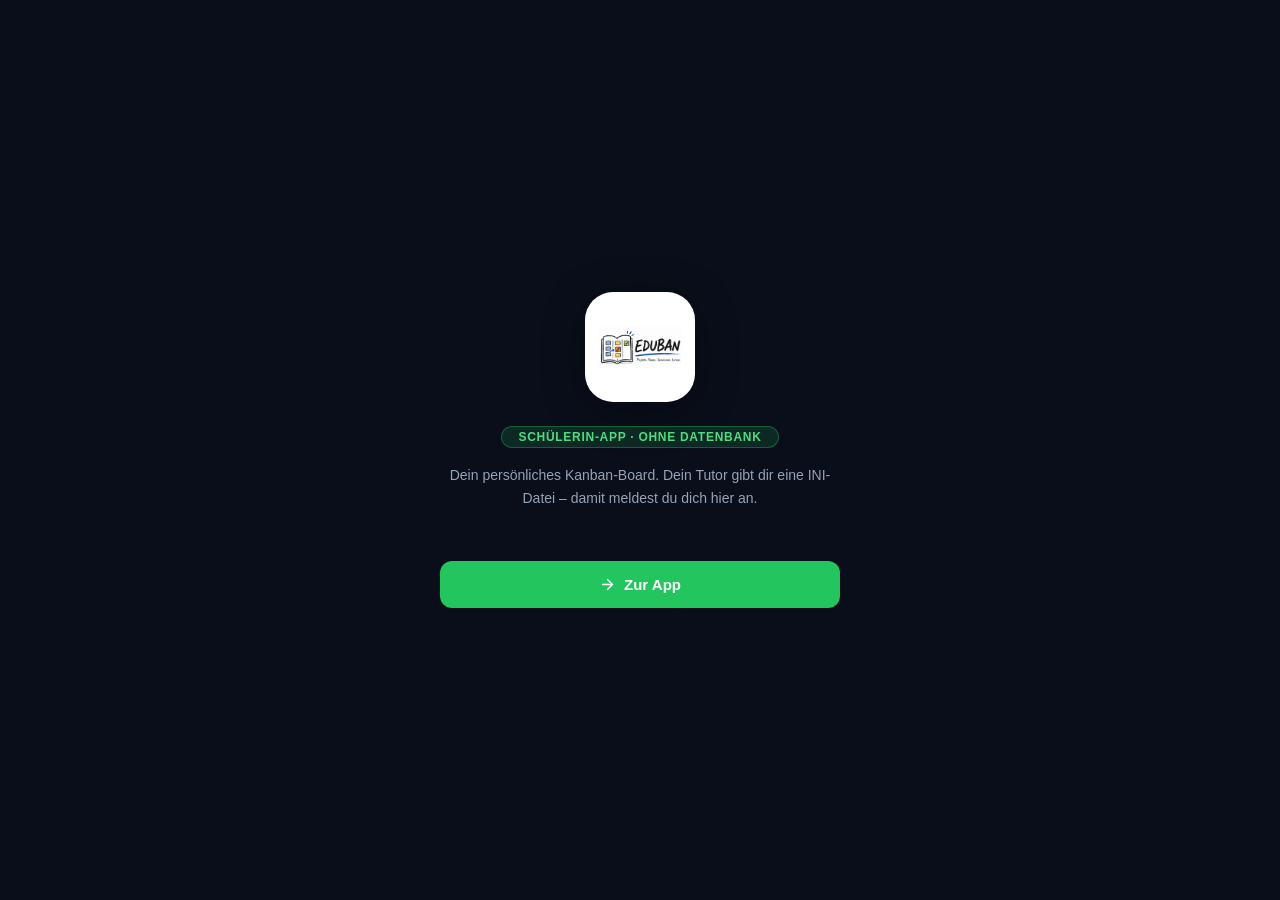
<file: schueler-ohne-datenbank.html>
<!DOCTYPE html>
<html lang="de">
<head>
  <meta charset="UTF-8"/>
  <meta name="viewport" content="width=device-width, initial-scale=1.0, maximum-scale=1.0, user-scalable=no"/>
  <title>EDUBAN – Kanban für Bildung (ohne Datenbank)</title>
  <link rel="icon" type="image/png" sizes="512x512" href="images/logo-512.png"/>
  <link rel="icon" type="image/png" sizes="192x192" href="images/logo-192.png"/>
  <link rel="manifest" href="manifest-schueler.json">
  <meta name="theme-color" content="#0a0e1a">
  <meta name="mobile-web-app-capable" content="yes">
  <meta name="apple-mobile-web-app-capable" content="yes">
  <meta name="apple-mobile-web-app-status-bar-style" content="black-translucent">
  <meta name="apple-mobile-web-app-title" content="EDUBAN">
  <link rel="apple-touch-icon" href="images/logo-192.png">
  <script src="fonts/lucide.min.js"></script>
  <script>
    if ('serviceWorker' in navigator) {
      window.addEventListener('load', () => {
        navigator.serviceWorker.register('sw.js').catch(() => {});
      });
    }
  </script>
  <style>
    *, *::before, *::after { box-sizing: border-box; margin: 0; padding: 0; }
    :root {
      --bg-body: #0a0e1a;
      --bg-panel: #1a1f2e;
      --bg-card: #1e2436;
      --text: #e2e8f0;
      --text-muted: #94a3b8;
      --border: rgba(255,255,255,0.1);
      --accent: #22c55e;
      --accent-hover: #16a34a;
    }
    html, body {
      min-height: 100%;
      background: var(--bg-body);
      color: var(--text);
      font-family: -apple-system, BlinkMacSystemFont, 'Segoe UI', Roboto, sans-serif;
      -webkit-font-smoothing: antialiased;
    }
    body {
      display: flex;
      align-items: center;
      justify-content: center;
      min-height: 100vh;
      padding: 24px;
    }
    .card {
      max-width: 400px;
      width: 100%;
      text-align: center;
    }
    .logo-wrap {
      display: inline-flex;
      align-items: center;
      justify-content: center;
      background: #ffffff;
      border-radius: 28px;
      width: 110px;
      height: 110px;
      margin-bottom: 24px;
      box-shadow: 0 8px 40px rgba(0,0,0,0.35);
    }
    .logo-wrap img { width: 84px; height: 84px; object-fit: contain; }
    h1 {
      font-size: 28px;
      font-weight: 700;
      color: var(--text);
      margin-bottom: 8px;
    }
    .role-badge {
      display: inline-block;
      background: rgba(34,197,94,0.15);
      color: #4ade80;
      border: 1px solid rgba(34,197,94,0.35);
      border-radius: 20px;
      padding: 3px 16px;
      font-size: 12px;
      font-weight: 700;
      letter-spacing: 0.06em;
      text-transform: uppercase;
      margin-bottom: 16px;
    }
    .subtitle {
      font-size: 14px;
      color: var(--text-muted);
      line-height: 1.6;
      margin-bottom: 36px;
    }
    .install-section {
      display: flex;
      flex-direction: column;
      gap: 10px;
      margin-bottom: 16px;
    }
    .btn-install {
      display: none;
      align-items: center;
      justify-content: center;
      gap: 10px;
      padding: 13px 20px;
      border-radius: 12px;
      font-size: 14px;
      font-weight: 600;
      cursor: pointer;
      border: none;
      width: 100%;
      transition: opacity 0.2s;
    }
    .btn-install:active { opacity: 0.8; }
    .btn-android {
      background: linear-gradient(135deg, #22c55e, #16a34a);
      color: #fff;
    }
    .btn-ios {
      background: rgba(255,255,255,0.06);
      color: var(--text);
      border: 1px solid rgba(255,255,255,0.15) !important;
    }
    .btn-main {
      display: flex;
      align-items: center;
      justify-content: center;
      gap: 8px;
      width: 100%;
      padding: 15px 20px;
      border-radius: 12px;
      font-size: 15px;
      font-weight: 600;
      cursor: pointer;
      border: none;
      background: var(--accent);
      color: #fff;
      transition: background 0.2s;
      margin-top: 8px;
    }
    .btn-main:hover { background: var(--accent-hover); }
    .btn-main:active { opacity: 0.85; }

    /* iOS Dialog */
    .ios-overlay {
      position: fixed;
      inset: 0;
      background: rgba(0,0,0,0.7);
      z-index: 1000;
      display: flex;
      align-items: flex-end;
      justify-content: center;
    }
    .ios-sheet {
      background: var(--bg-panel);
      border-radius: 20px 20px 0 0;
      padding: 28px 24px 44px;
      max-width: 480px;
      width: 100%;
      box-shadow: 0 -8px 40px rgba(0,0,0,0.4);
    }
    .ios-sheet h2 {
      font-size: 17px;
      font-weight: 700;
      color: var(--text);
      margin-bottom: 24px;
      display: flex;
      align-items: center;
      gap: 8px;
    }
    .ios-step {
      display: flex;
      align-items: flex-start;
      gap: 14px;
      margin-bottom: 18px;
    }
    .ios-num {
      flex-shrink: 0;
      width: 26px;
      height: 26px;
      border-radius: 50%;
      background: var(--accent);
      color: #fff;
      font-size: 13px;
      font-weight: 700;
      display: flex;
      align-items: center;
      justify-content: center;
      margin-top: 1px;
    }
    .ios-text {
      font-size: 14px;
      color: var(--text);
      line-height: 1.55;
      text-align: left;
    }
    .ios-text strong { color: var(--text); }
    .btn-close {
      display: flex;
      align-items: center;
      justify-content: center;
      width: 100%;
      padding: 13px;
      margin-top: 8px;
      border-radius: 12px;
      font-size: 14px;
      font-weight: 600;
      cursor: pointer;
      border: 1px solid var(--border);
      background: transparent;
      color: var(--text);
    }
  </style>
</head>
<body>

<div class="card">
  <div>
    <div class="logo-wrap">
      <img src="images/logo.png" alt="EDUBAN" onerror="this.style.display='none'"/>
    </div>
  </div>

  <div class="role-badge">SchülerIn-App · ohne Datenbank</div>
  <p class="subtitle">Dein persönliches Kanban-Board. Dein Tutor gibt dir eine INI-Datei – damit meldest du dich hier an.</p>

  <div class="install-section">
    <button class="btn-install btn-android" id="android-btn">
      <i data-lucide="smartphone" style="width:18px;height:18px;flex-shrink:0;"></i>
      Als Android-App installieren
    </button>
    <button class="btn-install btn-ios" id="ios-btn" onclick="document.getElementById('ios-dialog').style.display='flex'">
      <i data-lucide="tablet-smartphone" style="width:18px;height:18px;flex-shrink:0;"></i>
      Anleitung: Installation auf iPhone/iPad
    </button>
  </div>

  <button class="btn-main" onclick="goToApp()">
    <i data-lucide="arrow-right" style="width:17px;height:17px;"></i>
    Zur App
  </button>
</div>

<!-- iOS Installationsanleitung -->
<div id="ios-dialog" style="display:none;" class="ios-overlay" onclick="if(event.target===this) this.style.display='none'">
  <div class="ios-sheet">
    <h2>
      <i data-lucide="info" style="width:18px;height:18px;color:var(--accent);"></i>
      Installation auf iPhone / iPad
    </h2>
    <div class="ios-step">
      <div class="ios-num">1</div>
      <div class="ios-text">Öffne diese Seite in <strong>Safari</strong> (nicht Chrome oder Firefox)</div>
    </div>
    <div class="ios-step">
      <div class="ios-num">2</div>
      <div class="ios-text">Tippe unten in der Menüleiste auf das <strong>Teilen-Symbol</strong> <span style="font-size:16px;vertical-align:-2px;">⎙</span></div>
    </div>
    <div class="ios-step">
      <div class="ios-num">3</div>
      <div class="ios-text">Scrolle im Menü nach unten und tippe auf <strong>„Zum Home-Bildschirm"</strong></div>
    </div>
    <div class="ios-step">
      <div class="ios-num">4</div>
      <div class="ios-text">Tippe oben rechts auf <strong>„Hinzufügen"</strong> – die App erscheint als Icon auf deinem Homescreen</div>
    </div>
    <button class="btn-close" onclick="document.getElementById('ios-dialog').style.display='none'">Verstanden</button>
  </div>
</div>

<script>
  let installPrompt = null;
  let redirectTimer = null;

  // iOS erkennen
  const isIOS = /iphone|ipad|ipod/i.test(navigator.userAgent) && !window.MSStream;
  const isStandalone = window.navigator.standalone === true
    || window.matchMedia('(display-mode: standalone)').matches;

  if (isIOS && !isStandalone) {
    document.getElementById('ios-btn').style.display = 'flex';
  }

  // Android / Chrome Install-Prompt abfangen
  window.addEventListener('beforeinstallprompt', (e) => {
    e.preventDefault();
    installPrompt = e;
    document.getElementById('android-btn').style.display = 'flex';
    clearTimeout(redirectTimer); // Seite sichtbar lassen damit User installieren kann
  });

  document.getElementById('android-btn').addEventListener('click', async () => {
    if (!installPrompt) return;
    installPrompt.prompt();
    const { outcome } = await installPrompt.userChoice;
    if (outcome === 'accepted') {
      installPrompt = null;
      document.getElementById('android-btn').style.display = 'none';
      setTimeout(goToApp, 600);
    }
  });

  function goToApp() {
    if (location.protocol === 'file:') {
      showServerNotice();
      return;
    }
    sessionStorage.setItem('kf_role', 'schueler');
    localStorage.setItem('kf_role', 'schueler');
    location.replace('app-ohne-datenbank.html?role=schueler');
  }

  function showServerNotice() {
    document.body.innerHTML = `
      <div style="max-width:420px;width:100%;text-align:center;margin:auto;">
        <div class="logo-wrap"><img src="images/logo.png" alt="EDUBAN" onerror="this.style.display='none'"/></div>
        <div class="role-badge">Lokaler Server nötig</div>
        <h1>Bitte über die Startdatei öffnen</h1>
        <p class="subtitle">Die App kann nicht direkt als Datei gestartet werden. Öffne im Projektordner <strong>StarteKanbanFlussalsSchueler.command</strong> oder starte einen lokalen Server.</p>
      </div>`;
  }

  // Wiederkehrende SchülerInnen: automatisch weiterleiten wenn keine Installation nötig
  const hasData = !!localStorage.getItem('kf_student_config') || !!localStorage.getItem('kanban_data');
  if (hasData && !isIOS) {
    redirectTimer = setTimeout(() => {
      if (!installPrompt) goToApp();
    }, 1200);
  }

  // Lucide Icons rendern
  if (typeof lucide !== 'undefined') lucide.createIcons();
</script>
</body>
</html>
</file>
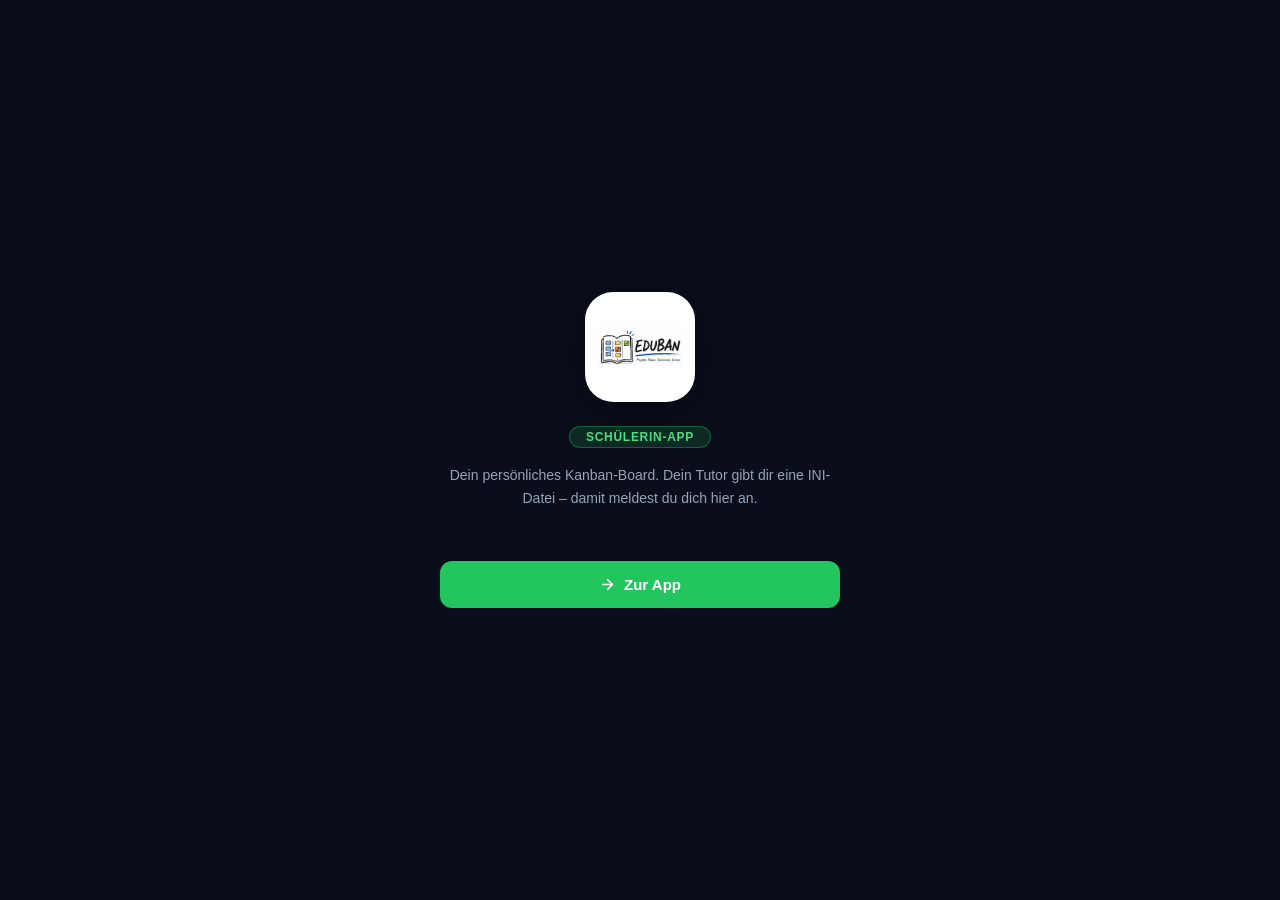
<file: schueler.html>
<!DOCTYPE html>
<html lang="de">
<head>
  <meta charset="UTF-8"/>
  <meta name="viewport" content="width=device-width, initial-scale=1.0, maximum-scale=1.0, user-scalable=no"/>
  <title>EDUBAN – Kanban für Bildung</title>
  <link rel="icon" type="image/png" sizes="512x512" href="images/logo-512.png"/>
  <link rel="icon" type="image/png" sizes="192x192" href="images/logo-192.png"/>
  <link rel="manifest" href="manifest-schueler.json">
  <meta name="theme-color" content="#0a0e1a">
  <meta name="mobile-web-app-capable" content="yes">
  <meta name="apple-mobile-web-app-capable" content="yes">
  <meta name="apple-mobile-web-app-status-bar-style" content="black-translucent">
  <meta name="apple-mobile-web-app-title" content="EDUBAN">
  <link rel="apple-touch-icon" href="images/logo-192.png">
  <script src="fonts/lucide.min.js"></script>
  <script>
    if ('serviceWorker' in navigator) {
      window.addEventListener('load', () => {
        navigator.serviceWorker.register('sw.js').catch(() => {});
      });
    }
  </script>
  <style>
    *, *::before, *::after { box-sizing: border-box; margin: 0; padding: 0; }
    :root {
      --bg-body: #0a0e1a;
      --bg-panel: #1a1f2e;
      --bg-card: #1e2436;
      --text: #e2e8f0;
      --text-muted: #94a3b8;
      --border: rgba(255,255,255,0.1);
      --accent: #22c55e;
      --accent-hover: #16a34a;
    }
    html, body {
      min-height: 100%;
      background: var(--bg-body);
      color: var(--text);
      font-family: -apple-system, BlinkMacSystemFont, 'Segoe UI', Roboto, sans-serif;
      -webkit-font-smoothing: antialiased;
    }
    body {
      display: flex;
      align-items: center;
      justify-content: center;
      min-height: 100vh;
      padding: 24px;
    }
    .card {
      max-width: 400px;
      width: 100%;
      text-align: center;
    }
    .logo-wrap {
      display: inline-flex;
      align-items: center;
      justify-content: center;
      background: #ffffff;
      border-radius: 28px;
      width: 110px;
      height: 110px;
      margin-bottom: 24px;
      box-shadow: 0 8px 40px rgba(0,0,0,0.35);
    }
    .logo-wrap img { width: 84px; height: 84px; object-fit: contain; }
    h1 {
      font-size: 28px;
      font-weight: 700;
      color: var(--text);
      margin-bottom: 8px;
    }
    .role-badge {
      display: inline-block;
      background: rgba(34,197,94,0.15);
      color: #4ade80;
      border: 1px solid rgba(34,197,94,0.35);
      border-radius: 20px;
      padding: 3px 16px;
      font-size: 12px;
      font-weight: 700;
      letter-spacing: 0.06em;
      text-transform: uppercase;
      margin-bottom: 16px;
    }
    .subtitle {
      font-size: 14px;
      color: var(--text-muted);
      line-height: 1.6;
      margin-bottom: 36px;
    }
    .install-section {
      display: flex;
      flex-direction: column;
      gap: 10px;
      margin-bottom: 16px;
    }
    .btn-install {
      display: none;
      align-items: center;
      justify-content: center;
      gap: 10px;
      padding: 13px 20px;
      border-radius: 12px;
      font-size: 14px;
      font-weight: 600;
      cursor: pointer;
      border: none;
      width: 100%;
      transition: opacity 0.2s;
    }
    .btn-install:active { opacity: 0.8; }
    .btn-android {
      background: linear-gradient(135deg, #22c55e, #16a34a);
      color: #fff;
    }
    .btn-ios {
      background: rgba(255,255,255,0.06);
      color: var(--text);
      border: 1px solid rgba(255,255,255,0.15) !important;
    }
    .btn-main {
      display: flex;
      align-items: center;
      justify-content: center;
      gap: 8px;
      width: 100%;
      padding: 15px 20px;
      border-radius: 12px;
      font-size: 15px;
      font-weight: 600;
      cursor: pointer;
      border: none;
      background: var(--accent);
      color: #fff;
      transition: background 0.2s;
      margin-top: 8px;
    }
    .btn-main:hover { background: var(--accent-hover); }
    .btn-main:active { opacity: 0.85; }

    /* iOS Dialog */
    .ios-overlay {
      position: fixed;
      inset: 0;
      background: rgba(0,0,0,0.7);
      z-index: 1000;
      display: flex;
      align-items: flex-end;
      justify-content: center;
    }
    .ios-sheet {
      background: var(--bg-panel);
      border-radius: 20px 20px 0 0;
      padding: 28px 24px 44px;
      max-width: 480px;
      width: 100%;
      box-shadow: 0 -8px 40px rgba(0,0,0,0.4);
    }
    .ios-sheet h2 {
      font-size: 17px;
      font-weight: 700;
      color: var(--text);
      margin-bottom: 24px;
      display: flex;
      align-items: center;
      gap: 8px;
    }
    .ios-step {
      display: flex;
      align-items: flex-start;
      gap: 14px;
      margin-bottom: 18px;
    }
    .ios-num {
      flex-shrink: 0;
      width: 26px;
      height: 26px;
      border-radius: 50%;
      background: var(--accent);
      color: #fff;
      font-size: 13px;
      font-weight: 700;
      display: flex;
      align-items: center;
      justify-content: center;
      margin-top: 1px;
    }
    .ios-text {
      font-size: 14px;
      color: var(--text);
      line-height: 1.55;
      text-align: left;
    }
    .ios-text strong { color: var(--text); }
    .btn-close {
      display: flex;
      align-items: center;
      justify-content: center;
      width: 100%;
      padding: 13px;
      margin-top: 8px;
      border-radius: 12px;
      font-size: 14px;
      font-weight: 600;
      cursor: pointer;
      border: 1px solid var(--border);
      background: transparent;
      color: var(--text);
    }
  </style>
</head>
<body>

<div class="card">
  <div>
    <div class="logo-wrap">
      <img src="images/logo.png" alt="EDUBAN" onerror="this.style.display='none'"/>
    </div>
  </div>

  <div class="role-badge">SchülerIn-App</div>
  <p class="subtitle">Dein persönliches Kanban-Board. Dein Tutor gibt dir eine INI-Datei – damit meldest du dich hier an.</p>

  <div class="install-section">
    <button class="btn-install btn-android" id="android-btn">
      <i data-lucide="smartphone" style="width:18px;height:18px;flex-shrink:0;"></i>
      Als Android-App installieren
    </button>
    <button class="btn-install btn-ios" id="ios-btn" onclick="document.getElementById('ios-dialog').style.display='flex'">
      <i data-lucide="tablet-smartphone" style="width:18px;height:18px;flex-shrink:0;"></i>
      Anleitung: Installation auf iPhone/iPad
    </button>
  </div>

  <button class="btn-main" onclick="goToApp()">
    <i data-lucide="arrow-right" style="width:17px;height:17px;"></i>
    Zur App
  </button>
</div>

<!-- iOS Installationsanleitung -->
<div id="ios-dialog" style="display:none;" class="ios-overlay" onclick="if(event.target===this) this.style.display='none'">
  <div class="ios-sheet">
    <h2>
      <i data-lucide="info" style="width:18px;height:18px;color:var(--accent);"></i>
      Installation auf iPhone / iPad
    </h2>
    <div class="ios-step">
      <div class="ios-num">1</div>
      <div class="ios-text">Öffne diese Seite in <strong>Safari</strong> (nicht Chrome oder Firefox)</div>
    </div>
    <div class="ios-step">
      <div class="ios-num">2</div>
      <div class="ios-text">Tippe unten in der Menüleiste auf das <strong>Teilen-Symbol</strong> <span style="font-size:16px;vertical-align:-2px;">⎙</span></div>
    </div>
    <div class="ios-step">
      <div class="ios-num">3</div>
      <div class="ios-text">Scrolle im Menü nach unten und tippe auf <strong>„Zum Home-Bildschirm"</strong></div>
    </div>
    <div class="ios-step">
      <div class="ios-num">4</div>
      <div class="ios-text">Tippe oben rechts auf <strong>„Hinzufügen"</strong> – die App erscheint als Icon auf deinem Homescreen</div>
    </div>
    <button class="btn-close" onclick="document.getElementById('ios-dialog').style.display='none'">Verstanden</button>
  </div>
</div>

<script>
  let installPrompt = null;
  let redirectTimer = null;

  // iOS erkennen
  const isIOS = /iphone|ipad|ipod/i.test(navigator.userAgent) && !window.MSStream;
  const isStandalone = window.navigator.standalone === true
    || window.matchMedia('(display-mode: standalone)').matches;

  if (isIOS && !isStandalone) {
    document.getElementById('ios-btn').style.display = 'flex';
  }

  // Android / Chrome Install-Prompt abfangen
  window.addEventListener('beforeinstallprompt', (e) => {
    e.preventDefault();
    installPrompt = e;
    document.getElementById('android-btn').style.display = 'flex';
    clearTimeout(redirectTimer); // Seite sichtbar lassen damit User installieren kann
  });

  document.getElementById('android-btn').addEventListener('click', async () => {
    if (!installPrompt) return;
    installPrompt.prompt();
    const { outcome } = await installPrompt.userChoice;
    if (outcome === 'accepted') {
      installPrompt = null;
      document.getElementById('android-btn').style.display = 'none';
      setTimeout(goToApp, 600);
    }
  });

  function goToApp() {
    if (location.protocol === 'file:') {
      showServerNotice();
      return;
    }
    sessionStorage.setItem('kf_role', 'schueler');
    localStorage.setItem('kf_role', 'schueler');
    location.replace('app.html?role=schueler');
  }

  function showServerNotice() {
    document.body.innerHTML = `
      <div style="max-width:420px;width:100%;text-align:center;margin:auto;">
        <div class="logo-wrap"><img src="images/logo.png" alt="EDUBAN" onerror="this.style.display='none'"/></div>
        <div class="role-badge">Lokaler Server nötig</div>
        <h1>Bitte über die Startdatei öffnen</h1>
        <p class="subtitle">Die App kann nicht direkt als Datei gestartet werden. Öffne im Projektordner <strong>StarteKanbanFlussalsSchueler.command</strong> oder starte einen lokalen Server.</p>
      </div>`;
  }

  // Wiederkehrende SchülerInnen: automatisch weiterleiten wenn keine Installation nötig
  const hasData = !!localStorage.getItem('kf_student_config') || !!localStorage.getItem('kanban_data');
  if (hasData && !isIOS) {
    redirectTimer = setTimeout(() => {
      if (!installPrompt) goToApp();
    }, 1200);
  }

  // Lucide Icons rendern
  if (typeof lucide !== 'undefined') lucide.createIcons();
</script>
</body>
</html>
</file>
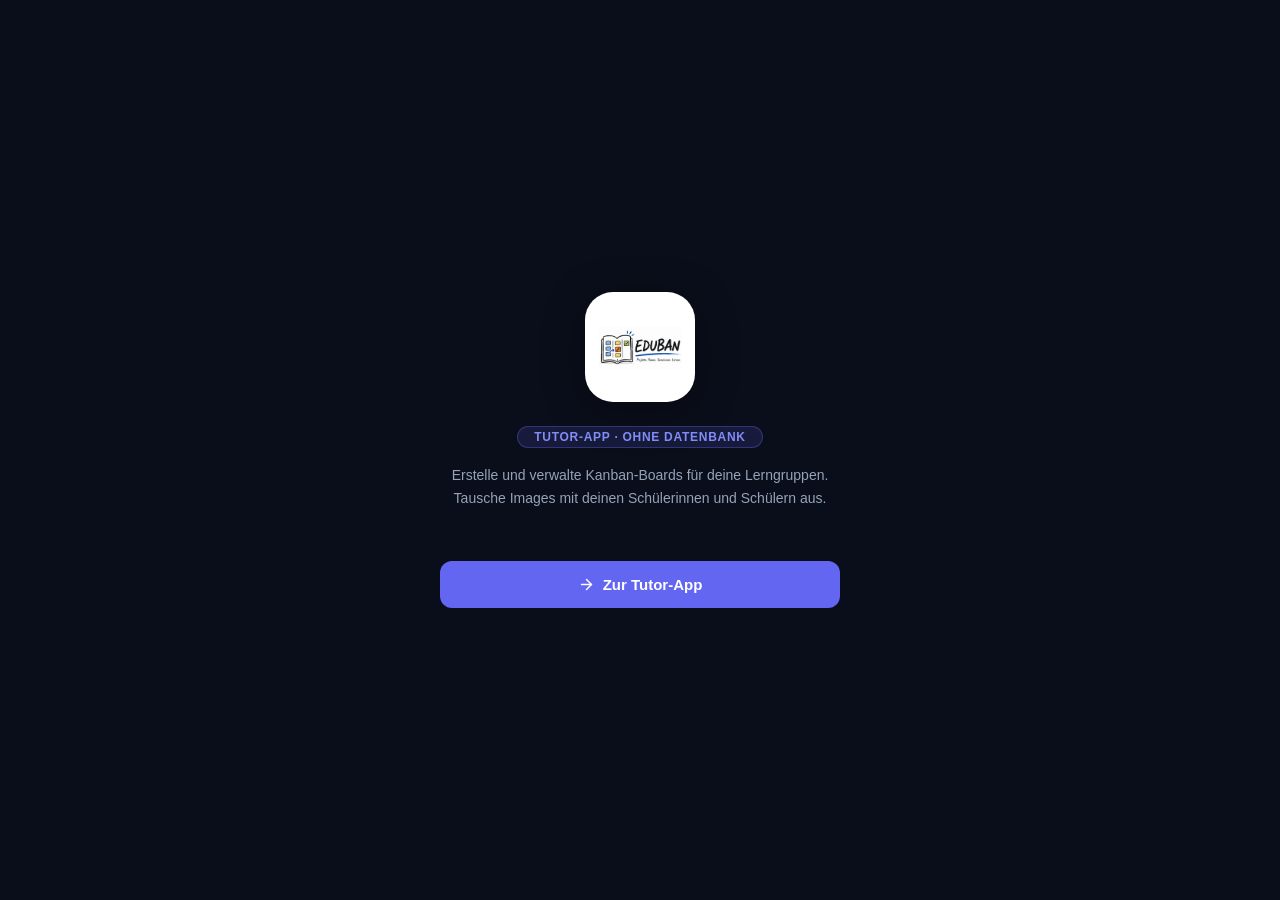
<file: tutor-ohne-datenbank.html>
<!DOCTYPE html>
<html lang="de">
<head>
  <meta charset="UTF-8"/>
  <meta name="viewport" content="width=device-width, initial-scale=1.0, maximum-scale=1.0, user-scalable=no"/>
  <title>EDUBAN – Tutor (ohne Datenbank)</title>
  <link rel="icon" type="image/png" sizes="512x512" href="images/logo-512.png"/>
  <link rel="icon" type="image/png" sizes="192x192" href="images/logo-192.png"/>
  <link rel="manifest" href="manifest-tutor.json">
  <meta name="theme-color" content="#0a0e1a">
  <meta name="mobile-web-app-capable" content="yes">
  <meta name="apple-mobile-web-app-capable" content="yes">
  <meta name="apple-mobile-web-app-status-bar-style" content="black-translucent">
  <meta name="apple-mobile-web-app-title" content="EDUBAN T">
  <link rel="apple-touch-icon" href="images/logo-192.png">
  <script src="fonts/lucide.min.js"></script>
  <script>
    if ('serviceWorker' in navigator) {
      window.addEventListener('load', () => {
        navigator.serviceWorker.register('sw.js').catch(() => {});
      });
    }
  </script>
  <style>
    *, *::before, *::after { box-sizing: border-box; margin: 0; padding: 0; }
    :root {
      --bg-body: #0a0e1a;
      --bg-panel: #1a1f2e;
      --bg-card: #1e2436;
      --text: #e2e8f0;
      --text-muted: #94a3b8;
      --border: rgba(255,255,255,0.1);
      --accent: #6366f1;
      --accent-hover: #5254cc;
      --danger: #ef4444;
    }
    html, body {
      min-height: 100%;
      background: var(--bg-body);
      color: var(--text);
      font-family: -apple-system, BlinkMacSystemFont, 'Segoe UI', Roboto, sans-serif;
      -webkit-font-smoothing: antialiased;
    }
    body {
      display: flex;
      align-items: center;
      justify-content: center;
      min-height: 100vh;
      padding: 24px;
    }
    .card {
      max-width: 400px;
      width: 100%;
      text-align: center;
    }
    .logo-wrap {
      display: inline-flex;
      align-items: center;
      justify-content: center;
      background: #ffffff;
      border-radius: 28px;
      width: 110px;
      height: 110px;
      margin-bottom: 24px;
      box-shadow: 0 8px 40px rgba(0,0,0,0.35);
    }
    .logo-wrap img { width: 84px; height: 84px; object-fit: contain; }
    h1 {
      font-size: 28px;
      font-weight: 700;
      color: var(--text);
      margin-bottom: 8px;
    }
    .role-badge {
      display: inline-block;
      background: rgba(99,102,241,0.15);
      color: #818cf8;
      border: 1px solid rgba(99,102,241,0.35);
      border-radius: 20px;
      padding: 3px 16px;
      font-size: 12px;
      font-weight: 700;
      letter-spacing: 0.06em;
      text-transform: uppercase;
      margin-bottom: 16px;
    }
    .subtitle {
      font-size: 14px;
      color: var(--text-muted);
      line-height: 1.6;
      margin-bottom: 36px;
    }
    .install-section {
      display: flex;
      flex-direction: column;
      gap: 10px;
      margin-bottom: 16px;
    }
    .btn-install {
      display: none;
      align-items: center;
      justify-content: center;
      gap: 10px;
      padding: 13px 20px;
      border-radius: 12px;
      font-size: 14px;
      font-weight: 600;
      cursor: pointer;
      border: none;
      width: 100%;
      transition: opacity 0.2s;
    }
    .btn-install:active { opacity: 0.8; }
    .btn-android {
      background: linear-gradient(135deg, #6366f1, #8b5cf6);
      color: #fff;
    }
    .btn-ios {
      background: rgba(255,255,255,0.06);
      color: var(--text);
      border: 1px solid rgba(255,255,255,0.15) !important;
    }
    .btn-main {
      display: flex;
      align-items: center;
      justify-content: center;
      gap: 8px;
      width: 100%;
      padding: 15px 20px;
      border-radius: 12px;
      font-size: 15px;
      font-weight: 600;
      cursor: pointer;
      border: none;
      background: var(--accent);
      color: #fff;
      transition: background 0.2s;
      margin-top: 8px;
    }
    .btn-main:hover { background: var(--accent-hover); }
    .btn-main:active { opacity: 0.85; }

    /* iOS Dialog */
    .ios-overlay {
      position: fixed;
      inset: 0;
      background: rgba(0,0,0,0.7);
      z-index: 1000;
      display: flex;
      align-items: flex-end;
      justify-content: center;
    }
    .ios-sheet {
      background: var(--bg-panel);
      border-radius: 20px 20px 0 0;
      padding: 28px 24px 44px;
      max-width: 480px;
      width: 100%;
      box-shadow: 0 -8px 40px rgba(0,0,0,0.4);
    }
    .ios-sheet h2 {
      font-size: 17px;
      font-weight: 700;
      color: var(--text);
      margin-bottom: 24px;
      display: flex;
      align-items: center;
      gap: 8px;
    }
    .ios-step {
      display: flex;
      align-items: flex-start;
      gap: 14px;
      margin-bottom: 18px;
    }
    .ios-num {
      flex-shrink: 0;
      width: 26px;
      height: 26px;
      border-radius: 50%;
      background: var(--accent);
      color: #fff;
      font-size: 13px;
      font-weight: 700;
      display: flex;
      align-items: center;
      justify-content: center;
      margin-top: 1px;
    }
    .ios-text {
      font-size: 14px;
      color: var(--text);
      line-height: 1.55;
      text-align: left;
    }
    .ios-text strong { color: var(--text); }
    .btn-close {
      display: flex;
      align-items: center;
      justify-content: center;
      width: 100%;
      padding: 13px;
      margin-top: 8px;
      border-radius: 12px;
      font-size: 14px;
      font-weight: 600;
      cursor: pointer;
      border: 1px solid var(--border);
      background: transparent;
      color: var(--text);
    }
  </style>
</head>
<body>

<div class="card">
  <div>
    <div class="logo-wrap">
      <img src="images/logo.png" alt="EDUBAN" onerror="this.style.display='none'"/>
    </div>
  </div>

  <div class="role-badge">Tutor-App · ohne Datenbank</div>
  <p class="subtitle">Erstelle und verwalte Kanban-Boards für deine Lerngruppen. Tausche Images mit deinen Schülerinnen und Schülern aus.</p>

  <div class="install-section">
    <button class="btn-install btn-android" id="android-btn">
      <i data-lucide="smartphone" style="width:18px;height:18px;flex-shrink:0;"></i>
      Als Android-App installieren
    </button>
    <button class="btn-install btn-ios" id="ios-btn" onclick="document.getElementById('ios-dialog').style.display='flex'">
      <i data-lucide="tablet-smartphone" style="width:18px;height:18px;flex-shrink:0;"></i>
      Anleitung: Installation auf iPhone/iPad
    </button>
  </div>

  <button class="btn-main" onclick="goToApp()">
    <i data-lucide="arrow-right" style="width:17px;height:17px;"></i>
    Zur Tutor-App
  </button>
</div>

<!-- iOS Installationsanleitung -->
<div id="ios-dialog" style="display:none;" class="ios-overlay" onclick="if(event.target===this) this.style.display='none'">
  <div class="ios-sheet">
    <h2>
      <i data-lucide="info" style="width:18px;height:18px;color:var(--accent);"></i>
      Installation auf iPhone / iPad
    </h2>
    <div class="ios-step">
      <div class="ios-num">1</div>
      <div class="ios-text">Öffne diese Seite in <strong>Safari</strong> (nicht Chrome oder Firefox)</div>
    </div>
    <div class="ios-step">
      <div class="ios-num">2</div>
      <div class="ios-text">Tippe unten in der Menüleiste auf das <strong>Teilen-Symbol</strong> <span style="font-size:16px;vertical-align:-2px;">⎙</span></div>
    </div>
    <div class="ios-step">
      <div class="ios-num">3</div>
      <div class="ios-text">Scrolle im Menü nach unten und tippe auf <strong>„Zum Home-Bildschirm"</strong></div>
    </div>
    <div class="ios-step">
      <div class="ios-num">4</div>
      <div class="ios-text">Tippe oben rechts auf <strong>„Hinzufügen"</strong> – die App erscheint als Icon auf deinem Homescreen</div>
    </div>
    <button class="btn-close" onclick="document.getElementById('ios-dialog').style.display='none'">Verstanden</button>
  </div>
</div>

<script>
  let installPrompt = null;
  let redirectTimer = null;

  // iOS erkennen
  const isIOS = /iphone|ipad|ipod/i.test(navigator.userAgent) && !window.MSStream;
  const isStandalone = window.navigator.standalone === true
    || window.matchMedia('(display-mode: standalone)').matches;

  if (isIOS && !isStandalone) {
    document.getElementById('ios-btn').style.display = 'flex';
  }

  // Android / Chrome Install-Prompt abfangen
  window.addEventListener('beforeinstallprompt', (e) => {
    e.preventDefault();
    installPrompt = e;
    document.getElementById('android-btn').style.display = 'flex';
    clearTimeout(redirectTimer); // Seite sichtbar lassen damit User installieren kann
  });

  document.getElementById('android-btn').addEventListener('click', async () => {
    if (!installPrompt) return;
    installPrompt.prompt();
    const { outcome } = await installPrompt.userChoice;
    if (outcome === 'accepted') {
      installPrompt = null;
      document.getElementById('android-btn').style.display = 'none';
      setTimeout(goToApp, 600);
    }
  });

  function goToApp() {
    if (location.protocol === 'file:') {
      showServerNotice();
      return;
    }
    sessionStorage.setItem('kf_role', 'lehrer');
    localStorage.removeItem('kf_role');
    sessionStorage.removeItem('kf_guest_mode');
    localStorage.removeItem('kf_guest_mode');
    location.replace('app-ohne-datenbank.html?role=lehrer');
  }

  function showServerNotice() {
    document.body.innerHTML = `
      <div style="max-width:420px;width:100%;text-align:center;margin:auto;">
        <div class="logo-wrap"><img src="images/logo.png" alt="EDUBAN" onerror="this.style.display='none'"/></div>
        <div class="role-badge">Lokaler Server nötig</div>
        <h1>Bitte über die Startdatei öffnen</h1>
        <p class="subtitle">Die App kann nicht direkt als Datei gestartet werden. Öffne im Projektordner <strong>start-tutor.command</strong> oder starte einen lokalen Server.</p>
      </div>`;
  }

  // Wiederkehrende Tutoren: automatisch weiterleiten wenn keine Installation nötig
  const hasData = !!localStorage.getItem('kanban_data') || !!localStorage.getItem('kanban_users');
  if (hasData && !isIOS) {
    redirectTimer = setTimeout(() => {
      if (!installPrompt) goToApp();
    }, 1200);
  }

  // Lucide Icons rendern
  if (typeof lucide !== 'undefined') lucide.createIcons();
</script>
</body>
</html>
</file>
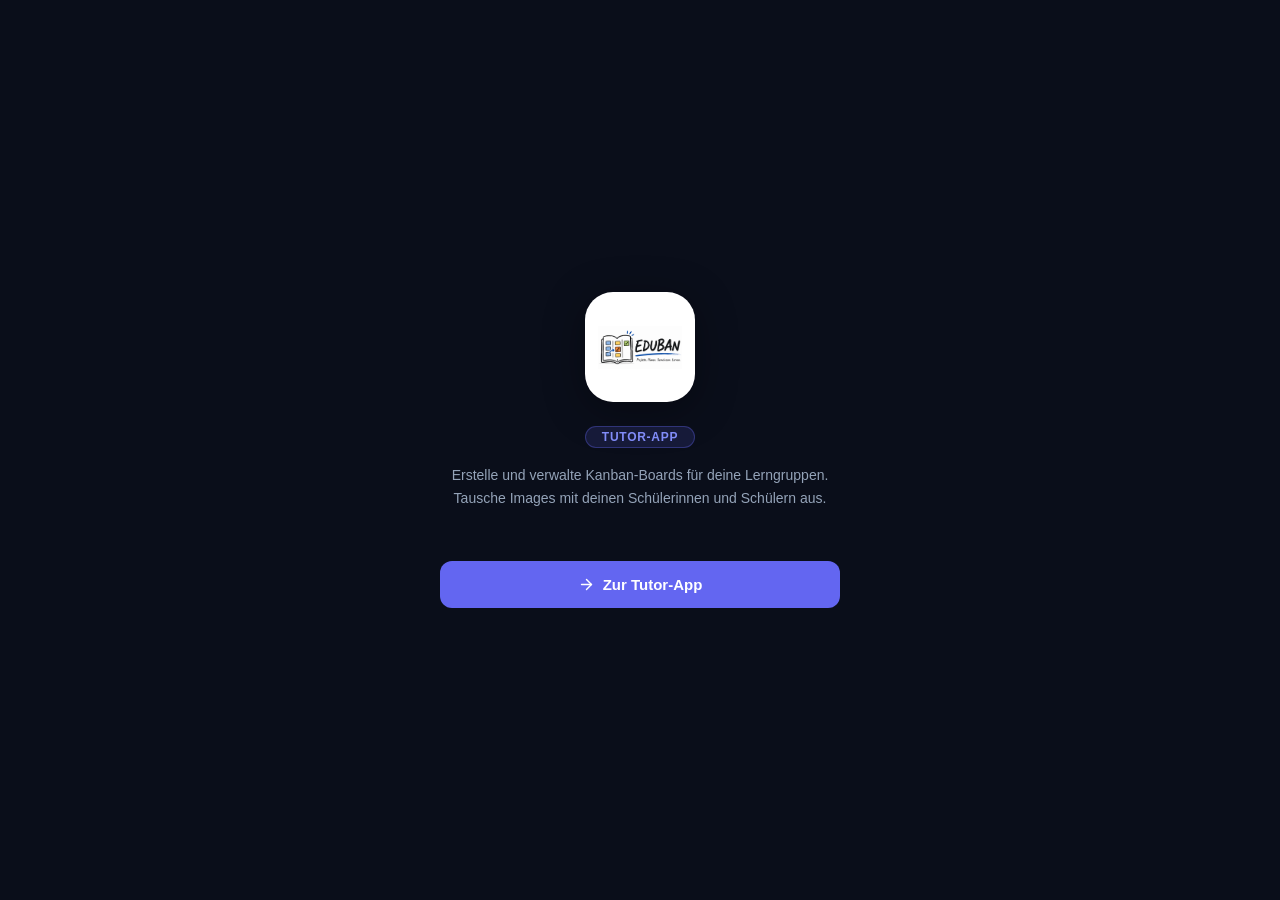
<file: tutor-T4xWqN8k.html>
<!DOCTYPE html>
<html lang="de">
<head>
  <meta charset="UTF-8"/>
  <meta name="viewport" content="width=device-width, initial-scale=1.0, maximum-scale=1.0, user-scalable=no"/>
  <title>EDUBAN – Tutor</title>
  <link rel="icon" type="image/png" sizes="512x512" href="images/logo-512.png"/>
  <link rel="icon" type="image/png" sizes="192x192" href="images/logo-192.png"/>
  <link rel="manifest" href="manifest-tutor.json">
  <meta name="theme-color" content="#0a0e1a">
  <meta name="mobile-web-app-capable" content="yes">
  <meta name="apple-mobile-web-app-capable" content="yes">
  <meta name="apple-mobile-web-app-status-bar-style" content="black-translucent">
  <meta name="apple-mobile-web-app-title" content="EDUBAN T">
  <link rel="apple-touch-icon" href="images/logo-192.png">
  <script src="fonts/lucide.min.js"></script>
  <script>
    if ('serviceWorker' in navigator) {
      window.addEventListener('load', () => {
        navigator.serviceWorker.register('sw.js').catch(() => {});
      });
    }
  </script>
  <style>
    *, *::before, *::after { box-sizing: border-box; margin: 0; padding: 0; }
    :root {
      --bg-body: #0a0e1a;
      --bg-panel: #1a1f2e;
      --bg-card: #1e2436;
      --text: #e2e8f0;
      --text-muted: #94a3b8;
      --border: rgba(255,255,255,0.1);
      --accent: #6366f1;
      --accent-hover: #5254cc;
      --danger: #ef4444;
    }
    html, body {
      min-height: 100%;
      background: var(--bg-body);
      color: var(--text);
      font-family: -apple-system, BlinkMacSystemFont, 'Segoe UI', Roboto, sans-serif;
      -webkit-font-smoothing: antialiased;
    }
    body {
      display: flex;
      align-items: center;
      justify-content: center;
      min-height: 100vh;
      padding: 24px;
    }
    .card {
      max-width: 400px;
      width: 100%;
      text-align: center;
    }
    .logo-wrap {
      display: inline-flex;
      align-items: center;
      justify-content: center;
      background: #ffffff;
      border-radius: 28px;
      width: 110px;
      height: 110px;
      margin-bottom: 24px;
      box-shadow: 0 8px 40px rgba(0,0,0,0.35);
    }
    .logo-wrap img { width: 84px; height: 84px; object-fit: contain; }
    h1 {
      font-size: 28px;
      font-weight: 700;
      color: var(--text);
      margin-bottom: 8px;
    }
    .role-badge {
      display: inline-block;
      background: rgba(99,102,241,0.15);
      color: #818cf8;
      border: 1px solid rgba(99,102,241,0.35);
      border-radius: 20px;
      padding: 3px 16px;
      font-size: 12px;
      font-weight: 700;
      letter-spacing: 0.06em;
      text-transform: uppercase;
      margin-bottom: 16px;
    }
    .subtitle {
      font-size: 14px;
      color: var(--text-muted);
      line-height: 1.6;
      margin-bottom: 36px;
    }
    .install-section {
      display: flex;
      flex-direction: column;
      gap: 10px;
      margin-bottom: 16px;
    }
    .btn-install {
      display: none;
      align-items: center;
      justify-content: center;
      gap: 10px;
      padding: 13px 20px;
      border-radius: 12px;
      font-size: 14px;
      font-weight: 600;
      cursor: pointer;
      border: none;
      width: 100%;
      transition: opacity 0.2s;
    }
    .btn-install:active { opacity: 0.8; }
    .btn-android {
      background: linear-gradient(135deg, #6366f1, #8b5cf6);
      color: #fff;
    }
    .btn-ios {
      background: rgba(255,255,255,0.06);
      color: var(--text);
      border: 1px solid rgba(255,255,255,0.15) !important;
    }
    .btn-main {
      display: flex;
      align-items: center;
      justify-content: center;
      gap: 8px;
      width: 100%;
      padding: 15px 20px;
      border-radius: 12px;
      font-size: 15px;
      font-weight: 600;
      cursor: pointer;
      border: none;
      background: var(--accent);
      color: #fff;
      transition: background 0.2s;
      margin-top: 8px;
    }
    .btn-main:hover { background: var(--accent-hover); }
    .btn-main:active { opacity: 0.85; }

    /* iOS Dialog */
    .ios-overlay {
      position: fixed;
      inset: 0;
      background: rgba(0,0,0,0.7);
      z-index: 1000;
      display: flex;
      align-items: flex-end;
      justify-content: center;
    }
    .ios-sheet {
      background: var(--bg-panel);
      border-radius: 20px 20px 0 0;
      padding: 28px 24px 44px;
      max-width: 480px;
      width: 100%;
      box-shadow: 0 -8px 40px rgba(0,0,0,0.4);
    }
    .ios-sheet h2 {
      font-size: 17px;
      font-weight: 700;
      color: var(--text);
      margin-bottom: 24px;
      display: flex;
      align-items: center;
      gap: 8px;
    }
    .ios-step {
      display: flex;
      align-items: flex-start;
      gap: 14px;
      margin-bottom: 18px;
    }
    .ios-num {
      flex-shrink: 0;
      width: 26px;
      height: 26px;
      border-radius: 50%;
      background: var(--accent);
      color: #fff;
      font-size: 13px;
      font-weight: 700;
      display: flex;
      align-items: center;
      justify-content: center;
      margin-top: 1px;
    }
    .ios-text {
      font-size: 14px;
      color: var(--text);
      line-height: 1.55;
      text-align: left;
    }
    .ios-text strong { color: var(--text); }
    .btn-close {
      display: flex;
      align-items: center;
      justify-content: center;
      width: 100%;
      padding: 13px;
      margin-top: 8px;
      border-radius: 12px;
      font-size: 14px;
      font-weight: 600;
      cursor: pointer;
      border: 1px solid var(--border);
      background: transparent;
      color: var(--text);
    }
  </style>
</head>
<body>

<div class="card">
  <div>
    <div class="logo-wrap">
      <img src="images/logo.png" alt="EDUBAN" onerror="this.style.display='none'"/>
    </div>
  </div>

  <div class="role-badge">Tutor-App</div>
  <p class="subtitle">Erstelle und verwalte Kanban-Boards für deine Lerngruppen. Tausche Images mit deinen Schülerinnen und Schülern aus.</p>

  <div class="install-section">
    <button class="btn-install btn-android" id="android-btn">
      <i data-lucide="smartphone" style="width:18px;height:18px;flex-shrink:0;"></i>
      Als Android-App installieren
    </button>
    <button class="btn-install btn-ios" id="ios-btn" onclick="document.getElementById('ios-dialog').style.display='flex'">
      <i data-lucide="tablet-smartphone" style="width:18px;height:18px;flex-shrink:0;"></i>
      Anleitung: Installation auf iPhone/iPad
    </button>
  </div>

  <button class="btn-main" onclick="goToApp()">
    <i data-lucide="arrow-right" style="width:17px;height:17px;"></i>
    Zur Tutor-App
  </button>
</div>

<!-- iOS Installationsanleitung -->
<div id="ios-dialog" style="display:none;" class="ios-overlay" onclick="if(event.target===this) this.style.display='none'">
  <div class="ios-sheet">
    <h2>
      <i data-lucide="info" style="width:18px;height:18px;color:var(--accent);"></i>
      Installation auf iPhone / iPad
    </h2>
    <div class="ios-step">
      <div class="ios-num">1</div>
      <div class="ios-text">Öffne diese Seite in <strong>Safari</strong> (nicht Chrome oder Firefox)</div>
    </div>
    <div class="ios-step">
      <div class="ios-num">2</div>
      <div class="ios-text">Tippe unten in der Menüleiste auf das <strong>Teilen-Symbol</strong> <span style="font-size:16px;vertical-align:-2px;">⎙</span></div>
    </div>
    <div class="ios-step">
      <div class="ios-num">3</div>
      <div class="ios-text">Scrolle im Menü nach unten und tippe auf <strong>„Zum Home-Bildschirm"</strong></div>
    </div>
    <div class="ios-step">
      <div class="ios-num">4</div>
      <div class="ios-text">Tippe oben rechts auf <strong>„Hinzufügen"</strong> – die App erscheint als Icon auf deinem Homescreen</div>
    </div>
    <button class="btn-close" onclick="document.getElementById('ios-dialog').style.display='none'">Verstanden</button>
  </div>
</div>

<script>
  let installPrompt = null;
  let redirectTimer = null;

  // iOS erkennen
  const isIOS = /iphone|ipad|ipod/i.test(navigator.userAgent) && !window.MSStream;
  const isStandalone = window.navigator.standalone === true
    || window.matchMedia('(display-mode: standalone)').matches;

  if (isIOS && !isStandalone) {
    document.getElementById('ios-btn').style.display = 'flex';
  }

  // Android / Chrome Install-Prompt abfangen
  window.addEventListener('beforeinstallprompt', (e) => {
    e.preventDefault();
    installPrompt = e;
    document.getElementById('android-btn').style.display = 'flex';
    clearTimeout(redirectTimer); // Seite sichtbar lassen damit User installieren kann
  });

  document.getElementById('android-btn').addEventListener('click', async () => {
    if (!installPrompt) return;
    installPrompt.prompt();
    const { outcome } = await installPrompt.userChoice;
    if (outcome === 'accepted') {
      installPrompt = null;
      document.getElementById('android-btn').style.display = 'none';
      setTimeout(goToApp, 600);
    }
  });

  function goToApp() {
    if (location.protocol === 'file:') {
      showServerNotice();
      return;
    }
    sessionStorage.setItem('kf_role', 'lehrer');
    localStorage.removeItem('kf_role');
    sessionStorage.removeItem('kf_guest_mode');
    localStorage.removeItem('kf_guest_mode');
    location.replace('app.html?role=lehrer');
  }

  function showServerNotice() {
    document.body.innerHTML = `
      <div style="max-width:420px;width:100%;text-align:center;margin:auto;">
        <div class="logo-wrap"><img src="images/logo.png" alt="EDUBAN" onerror="this.style.display='none'"/></div>
        <div class="role-badge">Lokaler Server nötig</div>
        <h1>Bitte über die Startdatei öffnen</h1>
        <p class="subtitle">Die App kann nicht direkt als Datei gestartet werden. Öffne im Projektordner <strong>start-tutor.command</strong> oder starte einen lokalen Server.</p>
      </div>`;
  }

  // Wiederkehrende Tutoren: automatisch weiterleiten wenn keine Installation nötig
  const hasData = !!localStorage.getItem('kanban_data') || !!localStorage.getItem('kanban_users');
  if (hasData && !isIOS) {
    redirectTimer = setTimeout(() => {
      if (!installPrompt) goToApp();
    }, 1200);
  }

  // Lucide Icons rendern
  if (typeof lucide !== 'undefined') lucide.createIcons();
</script>
</body>
</html>
</file>
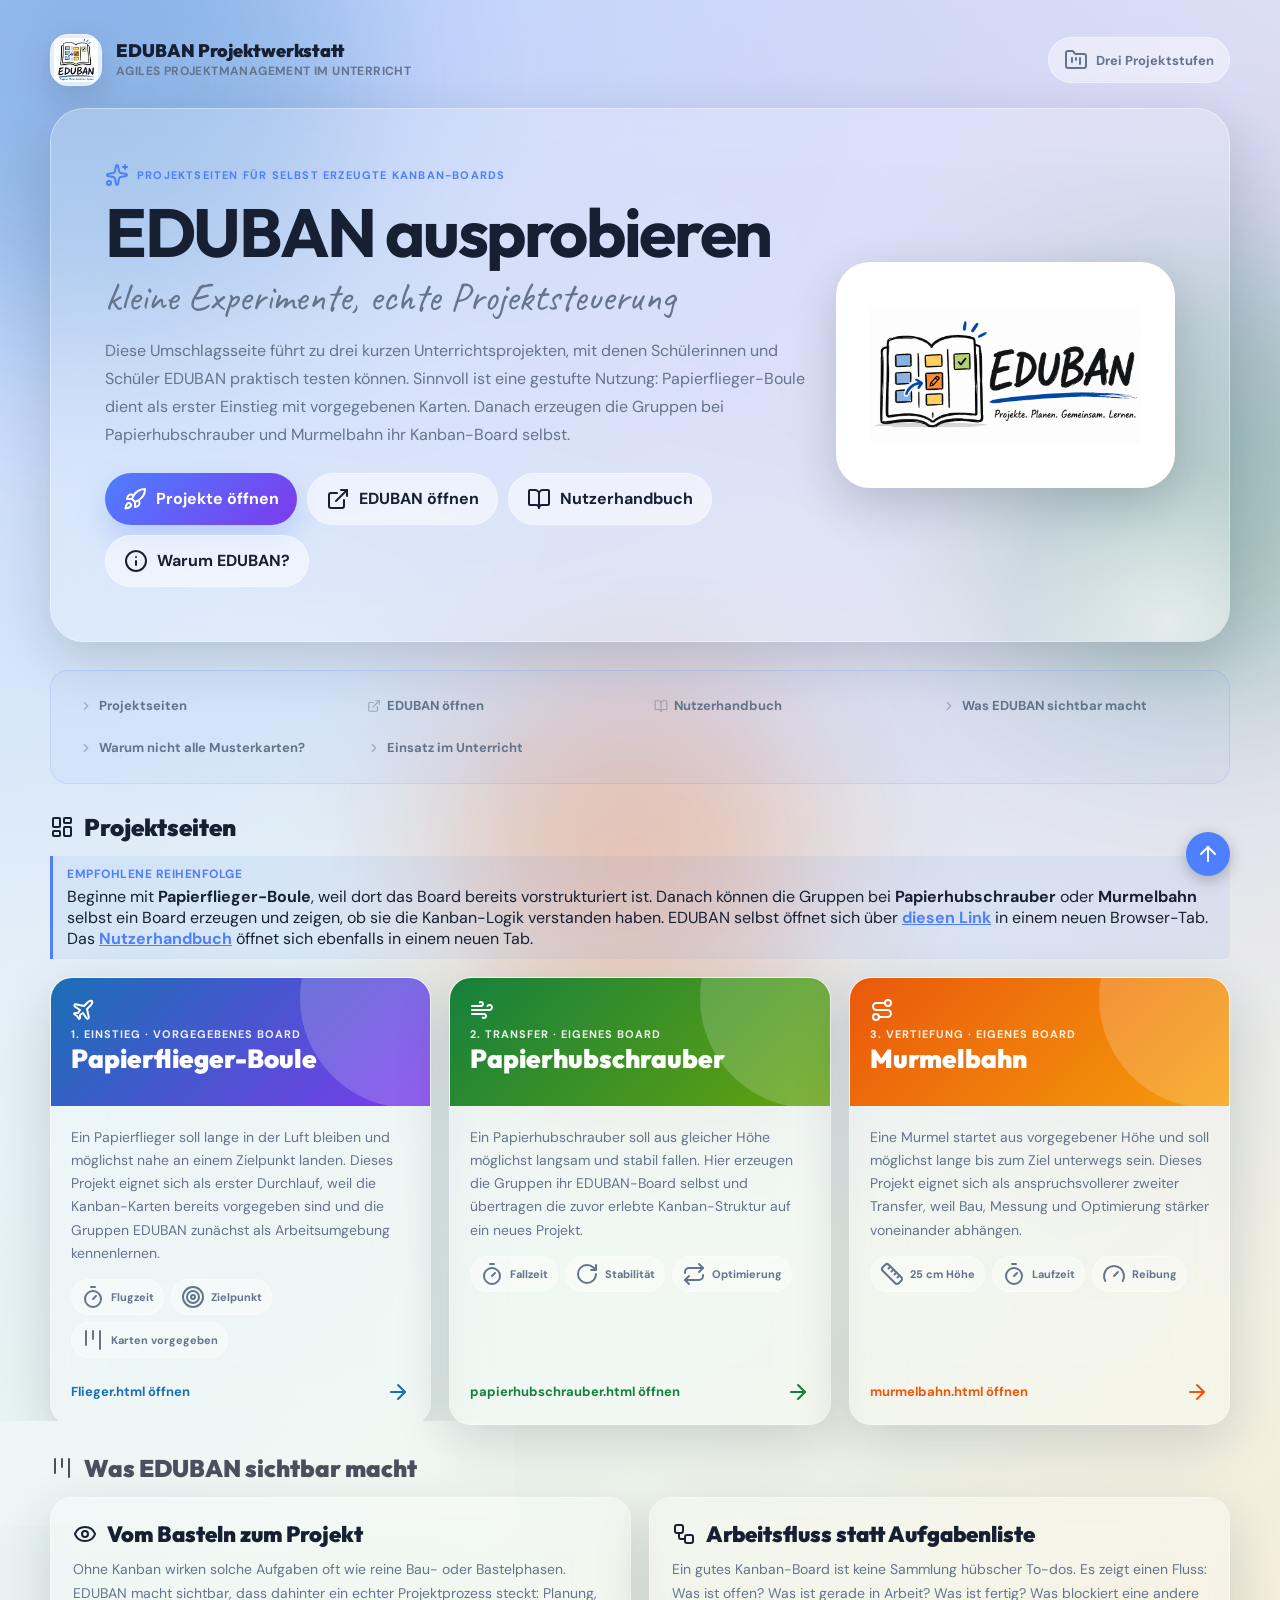
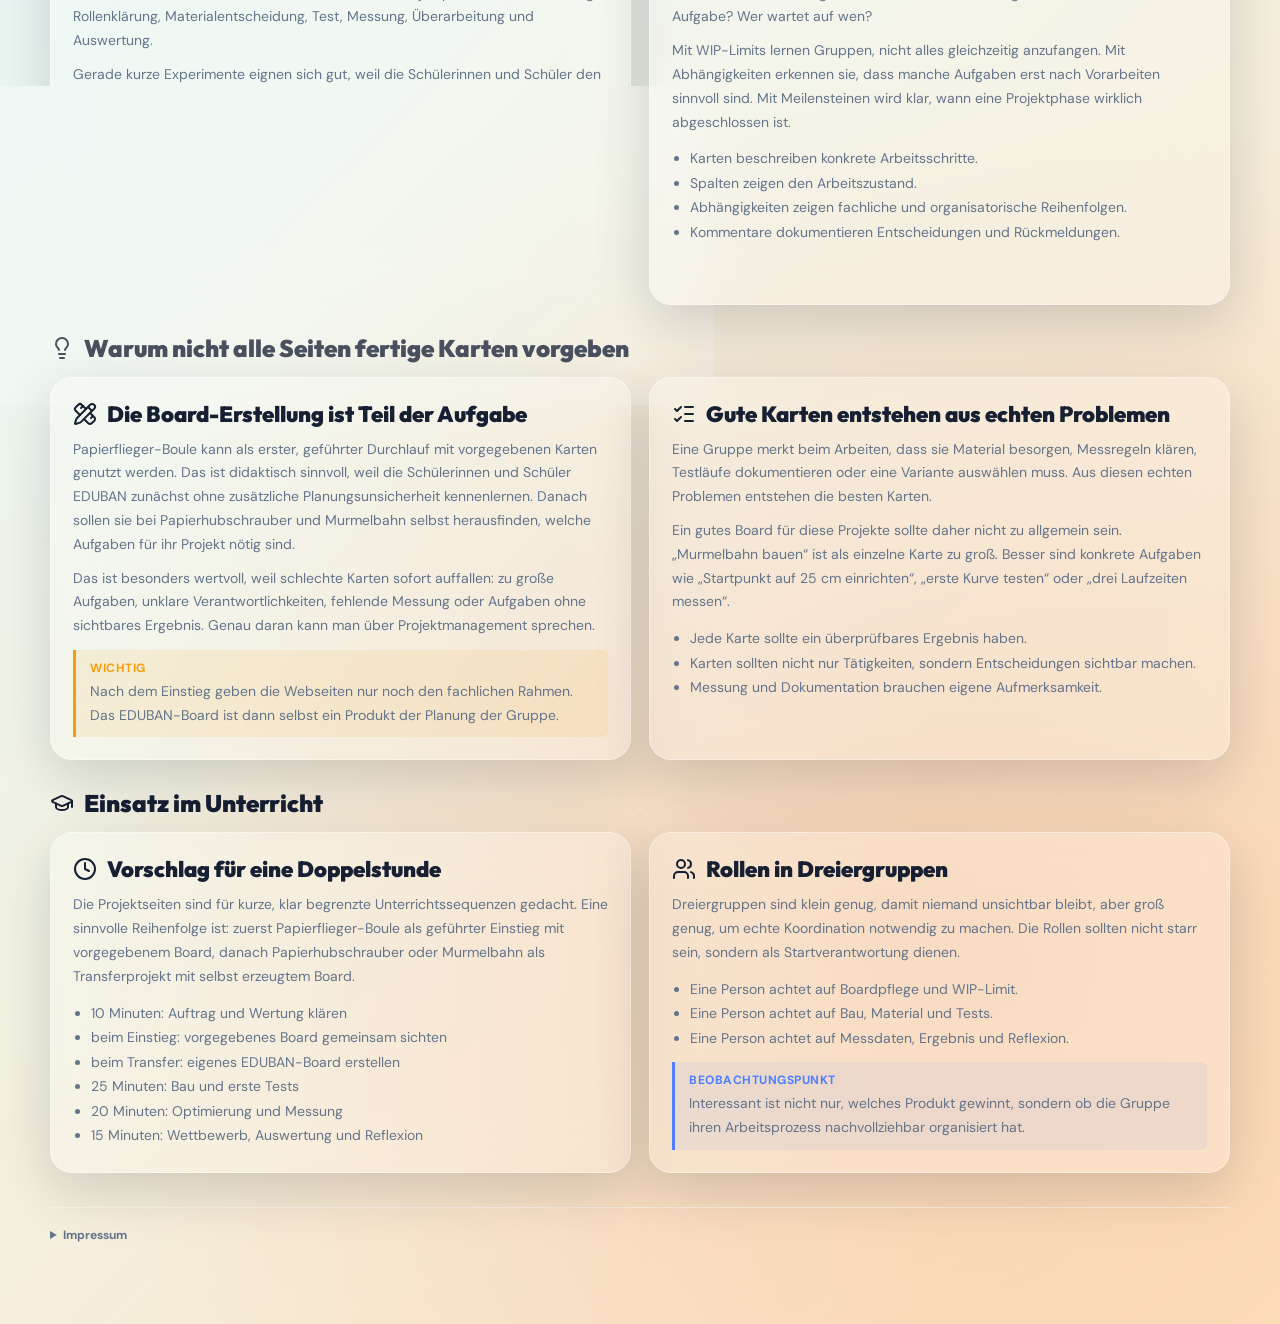
<file: umschlag.html>
<!DOCTYPE html>
<html lang="de">
<head>
  <meta charset="UTF-8">
  <meta name="viewport" content="width=device-width, initial-scale=1.0">
  <title>EDUBAN Projektwerkstatt</title>
  <meta name="description" content="Umschlagsseite für EDUBAN-Projektseiten: Papierflieger-Boule, Papierhubschrauber und Murmelbahn">
  <style>
    @font-face {
      font-family: "DM Sans";
      src: url("fonts/dm-sans-v17-latin-regular.woff2") format("woff2");
      font-weight: 400;
      font-display: swap;
    }

    @font-face {
      font-family: "DM Sans";
      src: url("fonts/dm-sans-v17-latin-600.woff2") format("woff2");
      font-weight: 600;
      font-display: swap;
    }

    @font-face {
      font-family: "DM Sans";
      src: url("fonts/dm-sans-v17-latin-700.woff2") format("woff2");
      font-weight: 700;
      font-display: swap;
    }

    @font-face {
      font-family: "Outfit";
      src: url("fonts/outfit-v15-latin-regular.woff2") format("woff2");
      font-weight: 400;
      font-display: swap;
    }

    @font-face {
      font-family: "Outfit";
      src: url("fonts/outfit-v15-latin-700.woff2") format("woff2");
      font-weight: 700;
      font-display: swap;
    }

    @font-face {
      font-family: "Outfit";
      src: url("fonts/outfit-v15-latin-900.woff2") format("woff2");
      font-weight: 900;
      font-display: swap;
    }

    @font-face {
      font-family: "Caveat";
      src: url("fonts/caveat-v23-latin-regular.woff2") format("woff2");
      font-weight: 400;
      font-display: swap;
    }

    :root {
      --accent: #4D7FFF;
      --accent2: #7c3aed;
      --flieger: #1a6fb5;
      --hubschrauber: #15803d;
      --murmelbahn: #ea580c;
      --text: #172033;
      --text-muted: #64748b;
      --surface: rgba(255,255,255,.78);
      --glass: rgba(255,255,255,.22);
      --border: rgba(255,255,255,.38);
      --shadow: 0 18px 55px rgba(15, 23, 42, .16);
      --radius: 22px;
    }

    * { box-sizing: border-box; }

    html {
      scroll-behavior: smooth;
    }

    body {
      margin: 0;
      min-height: 100vh;
      font-family: "DM Sans", system-ui, sans-serif;
      color: var(--text);
      background:
        radial-gradient(circle at 10% 0%, rgba(77,127,255,.25), transparent 32%),
        radial-gradient(circle at 90% 12%, rgba(124,58,237,.18), transparent 34%),
        radial-gradient(circle at 72% 86%, rgba(234,88,12,.16), transparent 32%),
        linear-gradient(135deg, #dce9ff 0%, #edf7f0 46%, #ffe3c2 100%);
      overflow-x: hidden;
    }

    button, a {
      font: inherit;
    }

    .orb {
      position: fixed;
      border-radius: 50%;
      filter: blur(86px);
      opacity: .28;
      pointer-events: none;
      z-index: 0;
    }

    .orb-1 {
      width: 520px;
      height: 520px;
      background: var(--flieger);
      top: -180px;
      left: -160px;
    }

    .orb-2 {
      width: 440px;
      height: 440px;
      background: var(--hubschrauber);
      right: -140px;
      top: 28vh;
    }

    .orb-3 {
      width: 360px;
      height: 360px;
      background: var(--murmelbahn);
      bottom: -140px;
      left: 35vw;
    }

    .progress-bar {
      position: fixed;
      top: 0;
      left: 0;
      height: 3px;
      width: 0;
      background: linear-gradient(90deg, var(--flieger), var(--hubschrauber), var(--murmelbahn));
      z-index: 200;
    }

    .page {
      position: relative;
      z-index: 1;
      width: min(1180px, calc(100% - 34px));
      margin: 0 auto;
      padding: 34px 0 54px;
    }

    .topbar {
      display: flex;
      align-items: center;
      justify-content: space-between;
      gap: 18px;
      margin-bottom: 22px;
    }

    .brandline {
      display: flex;
      align-items: center;
      gap: 14px;
      min-width: 0;
    }

    .mark {
      width: 52px;
      height: 52px;
      border-radius: 18px;
      background: rgba(255,255,255,.76);
      border: 1px solid var(--border);
      box-shadow: 0 12px 34px rgba(15,23,42,.14);
      display: grid;
      place-items: center;
      overflow: hidden;
      flex: 0 0 auto;
    }

    .mark img {
      width: 88%;
      height: 88%;
      object-fit: contain;
    }

    .top-logo {
      width: 88%;
      height: 88%;
      object-fit: contain;
    }

    .hero-logo {
      width: 100%;
      max-height: 170px;
      object-fit: contain;
    }


    .brand-title {
      font-family: "Outfit";
      font-size: 18px;
      font-weight: 900;
      line-height: 1.1;
      color: var(--text);
    }

    .brand-sub {
      margin-top: 3px;
      font-size: 12px;
      font-weight: 700;
      color: var(--text-muted);
      letter-spacing: .4px;
      text-transform: uppercase;
    }

    .pill {
      border: 1px solid var(--border);
      background: rgba(255,255,255,.45);
      color: var(--text-muted);
      border-radius: 999px;
      padding: 10px 15px;
      display: inline-flex;
      align-items: center;
      gap: 8px;
      font-size: 13px;
      font-weight: 800;
      backdrop-filter: blur(20px);
      white-space: nowrap;
    }

    .pill i {
      width: 16px;
      height: 16px;
      color: var(--accent);
    }

    .hero {
      background: var(--glass);
      border: 1px solid var(--border);
      border-radius: 34px;
      box-shadow: var(--shadow);
      backdrop-filter: blur(24px);
      padding: clamp(26px, 5vw, 54px);
      position: relative;
      overflow: hidden;
    }

    .hero:before {
      content: "";
      position: absolute;
      inset: auto -120px -160px auto;
      width: 360px;
      height: 360px;
      background: radial-gradient(circle, rgba(255,255,255,.54), transparent 62%);
      pointer-events: none;
    }

    .hero-grid {
      display: grid;
      grid-template-columns: minmax(0, 1.35fr) minmax(280px, .65fr);
      gap: 28px;
      align-items: center;
      position: relative;
      z-index: 1;
    }

    .eyebrow {
      display: inline-flex;
      align-items: center;
      gap: 8px;
      color: var(--accent);
      font-size: 11px;
      font-weight: 900;
      letter-spacing: 1.2px;
      text-transform: uppercase;
      margin-bottom: 12px;
    }

    .eyebrow i {
      width: 16px;
      height: 16px;
    }

    h1 {
      margin: 0;
      font-family: "Outfit";
      font-size: clamp(38px, 6vw, 68px);
      line-height: .98;
      letter-spacing: -.035em;
    }

    .script {
      display: block;
      margin-top: 12px;
      font-family: "Caveat";
      font-size: clamp(26px, 4vw, 40px);
      font-weight: 400;
      color: var(--text-muted);
      letter-spacing: 0;
    }

    .lead {
      max-width: 760px;
      margin: 20px 0 0;
      color: var(--text-muted);
      font-size: 16px;
      line-height: 1.75;
    }

    .hero-actions {
      display: flex;
      flex-wrap: wrap;
      gap: 10px;
      margin-top: 24px;
    }

    .btn {
      text-decoration: none;
      border: 0;
      border-radius: 999px;
      padding: 13px 18px;
      font-weight: 900;
      display: inline-flex;
      align-items: center;
      gap: 9px;
      cursor: pointer;
      transition: transform .18s ease, box-shadow .18s ease;
    }

    .btn:hover {
      transform: translateY(-2px);
    }

    .btn-primary {
      color: #fff;
      background: linear-gradient(135deg, var(--accent), var(--accent2));
      box-shadow: 0 13px 30px rgba(77,127,255,.26);
    }

    .btn-ghost {
      color: var(--text);
      background: rgba(255,255,255,.52);
      border: 1px solid var(--border);
    }

    .btn i {
      width: 17px;
      height: 17px;
    }

    .logo-card {
      background: #ffffff;
      border-radius: 34px;
      min-height: 226px;
      display: flex;
      align-items: center;
      justify-content: center;
      box-shadow: 0 16px 48px rgba(15,23,42,.18);
      padding: 34px;
    }

    .logo-card img {
      width: 100%;
      max-height: 170px;
      object-fit: contain;
    }

    .logo-fallback {
      font-family: "Outfit";
      font-size: 44px;
      font-weight: 900;
      color: var(--accent);
      letter-spacing: -.04em;
    }

    .section {
      margin-top: 28px;
    }

    .section-title {
      font-family: "Outfit";
      font-size: 24px;
      font-weight: 900;
      margin: 0 0 14px;
      display: flex;
      align-items: center;
      gap: 10px;
    }

    .section-title i {
      width: 23px;
      height: 23px;
      color: var(--accent);
    }

    .project-grid {
      display: grid;
      grid-template-columns: repeat(3, minmax(0, 1fr));
      gap: 18px;
    }

    .project-card {
      position: relative;
      min-height: 360px;
      display: flex;
      flex-direction: column;
      background: var(--glass);
      border: 1px solid var(--border);
      border-radius: var(--radius);
      box-shadow: var(--shadow);
      backdrop-filter: blur(24px);
      overflow: hidden;
      text-decoration: none;
      color: var(--text);
      transition: transform .2s ease, box-shadow .2s ease;
    }

    .project-card:hover {
      transform: translateY(-5px);
      box-shadow: 0 24px 64px rgba(15,23,42,.2);
    }

    .project-head {
      min-height: 128px;
      padding: 20px;
      color: #fff;
      position: relative;
      overflow: hidden;
    }

    .project-head:before {
      content: "";
      position: absolute;
      width: 220px;
      height: 220px;
      border-radius: 50%;
      background: rgba(255,255,255,.18);
      right: -90px;
      top: -90px;
    }

    .project-head i {
      position: relative;
      z-index: 1;
      width: 34px;
      height: 34px;
      margin-bottom: 18px;
    }

    .project-kicker {
      position: relative;
      z-index: 1;
      font-size: 11px;
      text-transform: uppercase;
      letter-spacing: 1px;
      font-weight: 900;
      opacity: .9;
    }

    .project-title {
      position: relative;
      z-index: 1;
      margin: 5px 0 0;
      font-family: "Outfit";
      font-size: 26px;
      font-weight: 900;
      line-height: 1;
    }

    .flieger .project-head {
      background: linear-gradient(135deg, #1a6fb5, #7c3aed);
    }

    .hubschrauber .project-head {
      background: linear-gradient(135deg, #15803d, #65a30d);
    }

    .murmelbahn .project-head {
      background: linear-gradient(135deg, #ea580c, #f59e0b);
    }

    .project-body {
      padding: 20px;
      display: flex;
      flex-direction: column;
      gap: 14px;
      flex: 1;
    }

    .project-body p {
      margin: 0;
      color: var(--text-muted);
      font-size: 14px;
      line-height: 1.65;
    }

    .facts {
      display: flex;
      flex-wrap: wrap;
      gap: 7px;
    }

    .fact {
      display: inline-flex;
      align-items: center;
      gap: 6px;
      border: 1px solid var(--border);
      background: rgba(255,255,255,.38);
      color: var(--text-muted);
      border-radius: 999px;
      padding: 5px 9px;
      font-size: 11px;
      font-weight: 800;
    }

    .fact i {
      width: 13px;
      height: 13px;
    }

    .open-row {
      margin-top: auto;
      padding-top: 8px;
      display: flex;
      align-items: center;
      justify-content: space-between;
      font-size: 13px;
      font-weight: 900;
    }

    .flieger .open-row { color: var(--flieger); }
    .hubschrauber .open-row { color: var(--hubschrauber); }
    .murmelbahn .open-row { color: var(--murmelbahn); }

    .open-row i {
      width: 18px;
      height: 18px;
      transition: transform .2s ease;
    }

    .project-card:hover .open-row i {
      transform: translateX(3px);
    }

    .info-grid {
      display: grid;
      grid-template-columns: repeat(2, minmax(0, 1fr));
      gap: 18px;
    }

    .info-card {
      background: var(--glass);
      border: 1px solid var(--border);
      border-radius: var(--radius);
      box-shadow: var(--shadow);
      backdrop-filter: blur(24px);
      padding: 22px;
    }

    .info-card h2 {
      margin: 0 0 10px;
      font-family: "Outfit";
      font-size: 22px;
      font-weight: 900;
      display: flex;
      align-items: center;
      gap: 10px;
    }

    .info-card h2 i {
      width: 22px;
      height: 22px;
      color: var(--accent);
    }

    .info-card p {
      margin: 0 0 10px;
      color: var(--text-muted);
      line-height: 1.7;
      font-size: 14px;
    }

    .info-card ul {
      margin: 12px 0 0 18px;
      padding: 0;
      color: var(--text-muted);
      line-height: 1.75;
      font-size: 14px;
    }

    .help-info {
      margin-top: 12px;
      padding: 10px 14px;
      background: rgba(77,127,255,0.08);
      border-left: 3px solid var(--accent);
      border-radius: 0 6px 6px 0;
    }

    .help-info-title {
      color: var(--accent);
      font-size: 12px;
      text-transform: uppercase;
      letter-spacing: 0.5px;
      font-weight: 700;
    }

    .help-tip {
      margin-top: 12px;
      padding: 10px 14px;
      background: rgba(245,158,11,0.1);
      border-left: 3px solid #f59e0b;
      border-radius: 0 6px 6px 0;
    }

    .help-tip-title {
      color: #f59e0b;
      font-size: 12px;
      text-transform: uppercase;
      letter-spacing: 0.5px;
      font-weight: 700;
    }

    .toc {
      background: rgba(77,127,255,0.04);
      border: 1px solid rgba(77,127,255,0.15);
      border-radius: 18px;
      padding: 18px;
      display: grid;
      grid-template-columns: repeat(4, minmax(0, 1fr));
      gap: 8px;
    }

    .toc-link {
      display: flex;
      align-items: flex-start;
      text-decoration: none;
      color: var(--text-muted);
      padding: 8px 10px;
      border-radius: 10px;
      transition: all 0.2s ease;
      line-height: 1.4;
      font-size: 13px;
      font-weight: 800;
    }

    .toc-link svg {
      margin-top: 2px;
      margin-right: 6px;
      flex-shrink: 0;
      opacity: 0.5;
      transition: all 0.2s ease;
    }

    .toc-link:hover {
      background: rgba(77,127,255,0.08);
      color: var(--accent);
    }

    .toc-link:hover svg {
      opacity: 1;
      transform: translateX(2px);
    }

    .back-to-top {
      position: sticky;
      bottom: 24px;
      float: right;
      width: 44px;
      height: 44px;
      background: var(--accent, #4D7FFF);
      color: #ffffff;
      border-radius: 50%;
      display: flex;
      align-items: center;
      justify-content: center;
      box-shadow: 0 4px 15px rgba(0,0,0,0.25);
      cursor: pointer;
      transition: transform 0.2s ease, background 0.2s ease;
      z-index: 50;
      margin-top: -20px;
      text-decoration: none;
    }

    .back-to-top:hover {
      transform: translateY(-3px);
    }

    .footer {
      margin-top: 34px;
      color: var(--text-muted);
      font-size: 12px;
      line-height: 1.65;
      border-top: 1px solid rgba(255,255,255,.45);
      padding-top: 18px;
    }

    .footer details {
      max-width: 840px;
    }

    .footer summary {
      cursor: pointer;
      font-weight: 800;
      color: var(--text-muted);
    }

    .footer summary:hover {
      color: var(--accent);
    }

    .footer h2 {
      font-family: "Outfit";
      font-size: 16px;
      color: var(--text);
      margin: 14px 0 8px;
    }

    .footer h3 {
      font-size: 13px;
      color: var(--text);
      margin: 12px 0 4px;
    }

    .footer p {
      margin: 0 0 8px;
    }

    @media (max-width: 980px) {
      .hero-grid,
      .project-grid,
      .info-grid {
        grid-template-columns: 1fr;
      }

      .toc {
        grid-template-columns: repeat(2, minmax(0, 1fr));
      }

      .logo-card {
        min-height: 190px;
      }
    }

    @media (max-width: 640px) {
      .page {
        width: min(100% - 24px, 1180px);
        padding-top: 20px;
      }

      .topbar {
        align-items: flex-start;
        flex-direction: column;
      }

      .hero {
        border-radius: 24px;
      }

      .toc {
        grid-template-columns: 1fr;
      }

      .project-card {
        min-height: unset;
      }
    }
  </style>
</head>
<body>
  <div class="orb orb-1"></div>
  <div class="orb orb-2"></div>
  <div class="orb orb-3"></div>
  <div class="progress-bar" id="progressBar"></div>

  <main class="page" id="top">
    <div class="topbar">
      <div class="brandline">
        <div class="mark">
          <img class="top-logo" src="images/logo-512.png" alt="EDUBAN" onerror="this.style.display='none';this.parentElement.innerHTML='<span style=&quot;font-family:Outfit;font-weight:900;color:#4D7FFF;&quot;>E</span>';">
        </div>
        <div>
          <div class="brand-title">EDUBAN Projektwerkstatt</div>
          <div class="brand-sub">Agiles Projektmanagement im Unterricht</div>
        </div>
      </div>
      <div class="pill">
        <i data-lucide="folder-kanban"></i>
        Drei Projektstufen
      </div>
    </div>

    <section class="hero">
      <div class="hero-grid">
        <div>
          <div class="eyebrow">
            <i data-lucide="sparkles"></i>
            Projektseiten für selbst erzeugte Kanban-Boards
          </div>
          <h1>
            EDUBAN ausprobieren
            <span class="script">kleine Experimente, echte Projektsteuerung</span>
          </h1>
          <p class="lead">
            Diese Umschlagsseite führt zu drei kurzen Unterrichtsprojekten, mit denen Schülerinnen und Schüler EDUBAN praktisch testen können. Sinnvoll ist eine gestufte Nutzung: Papierflieger-Boule dient als erster Einstieg mit vorgegebenen Karten. Danach erzeugen die Gruppen bei Papierhubschrauber und Murmelbahn ihr Kanban-Board selbst.
          </p>
          <div class="hero-actions">
            <a class="btn btn-primary" href="#projekte">
              <i data-lucide="rocket"></i>
              Projekte öffnen
            </a>
            <a class="btn btn-ghost" href="https://eduban.vercel.app/schueler.html" target="_blank" rel="noopener noreferrer">
              <i data-lucide="external-link"></i>
              EDUBAN öffnen
            </a>
            <a class="btn btn-ghost" href="nutzerhandbuch.html" target="_blank" rel="noopener noreferrer">
              <i data-lucide="book-open"></i>
              Nutzerhandbuch
            </a>
            <a class="btn btn-ghost" href="#eduban">
              <i data-lucide="info"></i>
              Warum EDUBAN?
            </a>
          </div>
        </div>
        <div class="logo-card">
          <img class="hero-logo" src="images/logo.png" alt="EDUBAN Logo" onerror="this.style.display='none';this.parentElement.innerHTML='<div class=&quot;logo-fallback&quot;>EDUBAN</div>';">
        </div>
      </div>
    </section>

    <section class="section" id="toc-top">
      <div class="toc">
        <a href="#projekte" class="toc-link"><i data-lucide="chevron-right" style="width:14px;height:14px;"></i>Projektseiten</a>
        <a href="https://eduban.vercel.app/schueler.html" target="_blank" rel="noopener noreferrer" class="toc-link"><i data-lucide="external-link" style="width:14px;height:14px;"></i>EDUBAN öffnen</a>
        <a href="nutzerhandbuch.html" target="_blank" rel="noopener noreferrer" class="toc-link"><i data-lucide="book-open" style="width:14px;height:14px;"></i>Nutzerhandbuch</a>
        <a href="#eduban" class="toc-link"><i data-lucide="chevron-right" style="width:14px;height:14px;"></i>Was EDUBAN sichtbar macht</a>
        <a href="#kanban" class="toc-link"><i data-lucide="chevron-right" style="width:14px;height:14px;"></i>Warum nicht alle Musterkarten?</a>
        <a href="#einsatz" class="toc-link"><i data-lucide="chevron-right" style="width:14px;height:14px;"></i>Einsatz im Unterricht</a>
      </div>
    </section>

    <section class="section" id="projekte">
      <h2 class="section-title">
        <i data-lucide="layout-dashboard"></i>
        Projektseiten
      </h2>

      <div class="help-info" style="margin-bottom:18px;">
        <div class="help-info-title">Empfohlene Reihenfolge</div>
        <p style="margin-top:4px; margin-bottom:0;">
          Beginne mit <strong style="color:var(--text);">Papierflieger-Boule</strong>, weil dort das Board bereits vorstrukturiert ist. Danach können die Gruppen bei <strong style="color:var(--text);">Papierhubschrauber</strong> oder <strong style="color:var(--text);">Murmelbahn</strong> selbst ein Board erzeugen und zeigen, ob sie die Kanban-Logik verstanden haben.
          EDUBAN selbst öffnet sich über <a href="https://eduban.vercel.app/schueler.html" target="_blank" rel="noopener noreferrer" style="color:var(--accent);font-weight:800;">diesen Link</a> in einem neuen Browser-Tab. Das <a href="nutzerhandbuch.html" target="_blank" rel="noopener noreferrer" style="color:var(--accent);font-weight:800;">Nutzerhandbuch</a> öffnet sich ebenfalls in einem neuen Tab.
        </p>
      </div>

      <div class="project-grid">
        <a class="project-card flieger" href="Flieger.html" target="_blank" rel="noopener noreferrer">
          <div class="project-head">
            <i data-lucide="plane"></i>
            <div class="project-kicker">1. Einstieg · Vorgegebenes Board</div>
            <div class="project-title">Papierflieger-Boule</div>
          </div>
          <div class="project-body">
            <p>
              Ein Papierflieger soll lange in der Luft bleiben und möglichst nahe an einem Zielpunkt landen. Dieses Projekt eignet sich als erster Durchlauf, weil die Kanban-Karten bereits vorgegeben sind und die Gruppen EDUBAN zunächst als Arbeitsumgebung kennenlernen.
            </p>
            <div class="facts">
              <span class="fact"><i data-lucide="timer"></i>Flugzeit</span>
              <span class="fact"><i data-lucide="target"></i>Zielpunkt</span>
              <span class="fact"><i data-lucide="kanban"></i>Karten vorgegeben</span>
            </div>
            <div class="open-row">
              <span>Flieger.html öffnen</span>
              <i data-lucide="arrow-right"></i>
            </div>
          </div>
        </a>

        <a class="project-card hubschrauber" href="papierhubschrauber.html" target="_blank" rel="noopener noreferrer">
          <div class="project-head">
            <i data-lucide="wind"></i>
            <div class="project-kicker">2. Transfer · Eigenes Board</div>
            <div class="project-title">Papierhubschrauber</div>
          </div>
          <div class="project-body">
            <p>
              Ein Papierhubschrauber soll aus gleicher Höhe möglichst langsam und stabil fallen. Hier erzeugen die Gruppen ihr EDUBAN-Board selbst und übertragen die zuvor erlebte Kanban-Struktur auf ein neues Projekt.
            </p>
            <div class="facts">
              <span class="fact"><i data-lucide="timer"></i>Fallzeit</span>
              <span class="fact"><i data-lucide="rotate-cw"></i>Stabilität</span>
              <span class="fact"><i data-lucide="repeat"></i>Optimierung</span>
            </div>
            <div class="open-row">
              <span>papierhubschrauber.html öffnen</span>
              <i data-lucide="arrow-right"></i>
            </div>
          </div>
        </a>

        <a class="project-card murmelbahn" href="murmelbahn.html" target="_blank" rel="noopener noreferrer">
          <div class="project-head">
            <i data-lucide="route"></i>
            <div class="project-kicker">3. Vertiefung · Eigenes Board</div>
            <div class="project-title">Murmelbahn</div>
          </div>
          <div class="project-body">
            <p>
              Eine Murmel startet aus vorgegebener Höhe und soll möglichst lange bis zum Ziel unterwegs sein. Dieses Projekt eignet sich als anspruchsvollerer zweiter Transfer, weil Bau, Messung und Optimierung stärker voneinander abhängen.
            </p>
            <div class="facts">
              <span class="fact"><i data-lucide="ruler"></i>25 cm Höhe</span>
              <span class="fact"><i data-lucide="timer"></i>Laufzeit</span>
              <span class="fact"><i data-lucide="gauge"></i>Reibung</span>
            </div>
            <div class="open-row">
              <span>murmelbahn.html öffnen</span>
              <i data-lucide="arrow-right"></i>
            </div>
          </div>
        </a>
      </div>
    </section>

    <section class="section" id="eduban">
      <h2 class="section-title">
        <i data-lucide="kanban"></i>
        Was EDUBAN sichtbar macht
      </h2>
      <div class="info-grid">
        <div class="info-card">
          <h2><i data-lucide="eye"></i>Vom Basteln zum Projekt</h2>
          <p>
            Ohne Kanban wirken solche Aufgaben oft wie reine Bau- oder Bastelphasen. EDUBAN macht sichtbar, dass dahinter ein echter Projektprozess steckt: Planung, Rollenklärung, Materialentscheidung, Test, Messung, Überarbeitung und Auswertung.
          </p>
          <p>
            Gerade kurze Experimente eignen sich gut, weil die Schülerinnen und Schüler den Nutzen eines Boards sofort erleben. Wenn eine Gruppe zu viele Dinge gleichzeitig beginnt, wenn Messwerte fehlen oder wenn niemand für die Dokumentation zuständig ist, wird das im Board schnell erkennbar.
          </p>
          <div class="help-info">
            <div class="help-info-title">Didaktischer Kern</div>
            <p style="margin-top:4px; margin-bottom:0;">
              EDUBAN verschiebt den Fokus von „Wir bauen etwas“ zu „Wir steuern einen Arbeitsprozess“. Das ist der eigentliche Mehrwert für projektorientierten Unterricht.
            </p>
          </div>
        </div>

        <div class="info-card">
          <h2><i data-lucide="workflow"></i>Arbeitsfluss statt Aufgabenliste</h2>
          <p>
            Ein gutes Kanban-Board ist keine Sammlung hübscher To-dos. Es zeigt einen Fluss: Was ist offen? Was ist gerade in Arbeit? Was ist fertig? Was blockiert eine andere Aufgabe? Wer wartet auf wen?
          </p>
          <p>
            Mit WIP-Limits lernen Gruppen, nicht alles gleichzeitig anzufangen. Mit Abhängigkeiten erkennen sie, dass manche Aufgaben erst nach Vorarbeiten sinnvoll sind. Mit Meilensteinen wird klar, wann eine Projektphase wirklich abgeschlossen ist.
          </p>
          <ul>
            <li>Karten beschreiben konkrete Arbeitsschritte.</li>
            <li>Spalten zeigen den Arbeitszustand.</li>
            <li>Abhängigkeiten zeigen fachliche und organisatorische Reihenfolgen.</li>
            <li>Kommentare dokumentieren Entscheidungen und Rückmeldungen.</li>
          </ul>
        </div>
      </div>
    </section>

    <section class="section" id="kanban">
      <h2 class="section-title">
        <i data-lucide="lightbulb"></i>
        Warum nicht alle Seiten fertige Karten vorgeben
      </h2>
      <div class="info-grid">
        <div class="info-card">
          <h2><i data-lucide="pencil-ruler"></i>Die Board-Erstellung ist Teil der Aufgabe</h2>
          <p>
            Papierflieger-Boule kann als erster, geführter Durchlauf mit vorgegebenen Karten genutzt werden. Das ist didaktisch sinnvoll, weil die Schülerinnen und Schüler EDUBAN zunächst ohne zusätzliche Planungsunsicherheit kennenlernen. Danach sollen sie bei Papierhubschrauber und Murmelbahn selbst herausfinden, welche Aufgaben für ihr Projekt nötig sind.
          </p>
          <p>
            Das ist besonders wertvoll, weil schlechte Karten sofort auffallen: zu große Aufgaben, unklare Verantwortlichkeiten, fehlende Messung oder Aufgaben ohne sichtbares Ergebnis. Genau daran kann man über Projektmanagement sprechen.
          </p>
          <div class="help-tip">
            <div class="help-tip-title">Wichtig</div>
            <p style="margin-top:4px; margin-bottom:0;">
              Nach dem Einstieg geben die Webseiten nur noch den fachlichen Rahmen. Das EDUBAN-Board ist dann selbst ein Produkt der Planung der Gruppe.
            </p>
          </div>
        </div>

        <div class="info-card">
          <h2><i data-lucide="list-checks"></i>Gute Karten entstehen aus echten Problemen</h2>
          <p>
            Eine Gruppe merkt beim Arbeiten, dass sie Material besorgen, Messregeln klären, Testläufe dokumentieren oder eine Variante auswählen muss. Aus diesen echten Problemen entstehen die besten Karten.
          </p>
          <p>
            Ein gutes Board für diese Projekte sollte daher nicht zu allgemein sein. „Murmelbahn bauen“ ist als einzelne Karte zu groß. Besser sind konkrete Aufgaben wie „Startpunkt auf 25 cm einrichten“, „erste Kurve testen“ oder „drei Laufzeiten messen“.
          </p>
          <ul>
            <li>Jede Karte sollte ein überprüfbares Ergebnis haben.</li>
            <li>Karten sollten nicht nur Tätigkeiten, sondern Entscheidungen sichtbar machen.</li>
            <li>Messung und Dokumentation brauchen eigene Aufmerksamkeit.</li>
          </ul>
        </div>
      </div>
    </section>

    <section class="section" id="einsatz">
      <h2 class="section-title">
        <i data-lucide="graduation-cap"></i>
        Einsatz im Unterricht
      </h2>
      <div class="info-grid">
        <div class="info-card">
          <h2><i data-lucide="clock"></i>Vorschlag für eine Doppelstunde</h2>
          <p>
            Die Projektseiten sind für kurze, klar begrenzte Unterrichtssequenzen gedacht. Eine sinnvolle Reihenfolge ist: zuerst Papierflieger-Boule als geführter Einstieg mit vorgegebenem Board, danach Papierhubschrauber oder Murmelbahn als Transferprojekt mit selbst erzeugtem Board.
          </p>
          <ul>
            <li>10 Minuten: Auftrag und Wertung klären</li>
            <li>beim Einstieg: vorgegebenes Board gemeinsam sichten</li>
            <li>beim Transfer: eigenes EDUBAN-Board erstellen</li>
            <li>25 Minuten: Bau und erste Tests</li>
            <li>20 Minuten: Optimierung und Messung</li>
            <li>15 Minuten: Wettbewerb, Auswertung und Reflexion</li>
          </ul>
        </div>

        <div class="info-card">
          <h2><i data-lucide="users"></i>Rollen in Dreiergruppen</h2>
          <p>
            Dreiergruppen sind klein genug, damit niemand unsichtbar bleibt, aber groß genug, um echte Koordination notwendig zu machen. Die Rollen sollten nicht starr sein, sondern als Startverantwortung dienen.
          </p>
          <ul>
            <li>Eine Person achtet auf Boardpflege und WIP-Limit.</li>
            <li>Eine Person achtet auf Bau, Material und Tests.</li>
            <li>Eine Person achtet auf Messdaten, Ergebnis und Reflexion.</li>
          </ul>
          <div class="help-info">
            <div class="help-info-title">Beobachtungspunkt</div>
            <p style="margin-top:4px; margin-bottom:0;">
              Interessant ist nicht nur, welches Produkt gewinnt, sondern ob die Gruppe ihren Arbeitsprozess nachvollziehbar organisiert hat.
            </p>
          </div>
        </div>
      </div>
    </section>

    <footer class="footer">
      <details>
        <summary>Impressum</summary>
        <h2>Impressum</h2>
        <h3>Angaben gemäß § 5 DDG</h3>
        <p>
          <strong>Verantwortlich für den Inhalt</strong><br>
          Dr. Claus Unterberg<br>
          Gymnasium Thomaeum Kempen<br>
          Am Gymnasium 4<br>
          47906 Kempen
        </p>
        <h3>Kontakt</h3>
        <p>
          E-Mail:
          <a href="mailto:claus.unterberg@thomaeum.de">claus.unterberg@thomaeum.de</a>
        </p>
        <h3>Verantwortlich im Sinne des § 18 Abs. 2 MStV</h3>
        <p>Dr. Claus Unterberg, Anschrift wie oben.</p>
        <h3>Urheberrecht</h3>
        <p>Die auf dieser Seite veröffentlichten Texte und Grafiken sind urheberrechtlich geschützt. Eine Nutzung im schulischen Kontext ist ausdrücklich erwünscht. Eine darüber hinausgehende Verwendung bedarf der vorherigen Zustimmung.</p>
      </details>
    </footer>

    <a href="#top" class="back-to-top" title="Zum Seitenanfang">
      <i data-lucide="arrow-up" style="width:24px;height:24px;"></i>
    </a>
    <div style="clear:both;"></div>
  </main>

  <script src="fonts/lucide.min.js"></script>
  <script>
    "use strict";

    function refreshIcons() {
      if (window.lucide) window.lucide.createIcons();
    }

    window.addEventListener("scroll", function() {
      var h = document.documentElement.scrollHeight - window.innerHeight;
      var bar = document.getElementById("progressBar");
      if (bar) bar.style.width = (h > 0 ? window.scrollY / h * 100 : 0) + "%";
    });

    refreshIcons();
  </script>
</body>
</html>
</file>
<file: style.css>
/* --- LOKALE SCHRIFTARTEN --- */
@font-face { font-family: 'Bebas Neue'; font-style: normal; font-weight: 400; src: url('fonts/bebas-neue-v16-latin-regular.woff2') format('woff2'); font-display: swap; }
@font-face { font-family: 'DM Sans'; font-style: normal; font-weight: 300; src: url('fonts/dm-sans-v17-latin-300.woff2') format('woff2'); }
@font-face { font-family: 'DM Sans'; font-style: normal; font-weight: 400; src: url('fonts/dm-sans-v17-latin-regular.woff2') format('woff2'); }
@font-face { font-family: 'DM Sans'; font-style: normal; font-weight: 500; src: url('fonts/dm-sans-v17-latin-500.woff2') format('woff2'); }
@font-face { font-family: 'DM Sans'; font-style: normal; font-weight: 600; src: url('fonts/dm-sans-v17-latin-600.woff2') format('woff2'); }
@font-face { font-family: 'DM Sans'; font-style: normal; font-weight: 700; src: url('fonts/dm-sans-v17-latin-700.woff2') format('woff2'); }

@font-face { font-family: 'DM Mono'; font-style: normal; font-weight: 400; src: url('fonts/dm-mono-v16-latin-regular.woff2') format('woff2'); }
@font-face { font-family: 'DM Mono'; font-style: normal; font-weight: 500; src: url('fonts/dm-mono-v16-latin-500.woff2') format('woff2'); }

@font-face { 
  font-family: 'Outfit'; 
  font-style: normal; 
  font-weight: 700; 
  src: url('fonts/outfit-v15-latin-700.woff2') format('woff2'); 
}

/* --- GRUNDLAGEN & THEME VARIABLEN --- */

*, *::before, *::after { box-sizing: border-box; margin: 0; padding: 0; }

:root {
  --bg:        #0a0e1a;
  --panel-rgb: 6, 14, 48;
  --surface:   rgba(8, 18, 55, 0.65);
  --surface2:  rgba(8, 20, 65, 0.55);
  --border:    rgba(100, 140, 255, 0.2);
  --accent:    #4d7fff;
  --accent2:   #7b5ea7;
  --danger:    #f05252;
  --success:   #10b981;
  --text:      #e8f0ff;
  --text-muted:#8aa0cc;
  --card-bg:   rgba(6, 15, 50, 0.60);
  --col-todo:  #4d7fff;
  --col-doing: #f59e0b;
  --col-done:  #10b981;
  --shadow:    0 8px 32px rgba(0,0,0,0.5);
  --radius:    24px;
  
  /* Verbesserter Apple-Glass-Effekt (Unschärfe + Farbsättigung) */
  --glass-blur: blur(18px) saturate(180%);
  --glass-border: 1px solid rgba(120,160,255,0.18);
  --scroll-thumb: rgba(255,255,255,0.2);

  /* Der neue, dicke Apple-Linseneffekt für Dark Mode */
  --highlight-edge: 
      inset 1px 1px 2px rgba(255, 255, 255, 0.3),
      inset -1px -1px 2px rgba(0, 0, 0, 0.2),
      inset 0 0 15px rgba(255, 255, 255, 0.05);
      
  --panel-3d: 0 12px 32px rgba(0,0,0,0.4), var(--highlight-edge);
  --card-3d: 0 4px 12px rgba(0,0,0,0.2), var(--highlight-edge);
  --btn-3d: 0 3px 0 rgba(0,0,0,0.3), var(--highlight-edge);
  --btn-3d-active: 0 0 0 rgba(0,0,0,0.3), var(--highlight-edge);
}

body.theme-light {
  --bg:        #f0f2f5;
  --panel-rgb: 255, 255, 255;
  --surface:   rgba(255, 255, 255, 0.85);
  --surface2:  rgba(240, 242, 245, 0.85);
  --border:    rgba(0, 0, 0, 0.15);
  --accent:    #2563eb;
  --accent2:   #7c3aed;
  --text:      #1e293b;
  --text-muted:#64748b;
  --card-bg:   rgba(255, 255, 255, 0.95);
  --scroll-thumb: rgba(0,0,0,0.2);

  /* Der neue, dicke Apple-Linseneffekt für Light Mode */
  --highlight-edge: 
      inset 1px 1px 2px rgba(255, 255, 255, 0.9),
      inset -1px -1px 2px rgba(0, 0, 0, 0.05),
      inset 0 0 15px rgba(255, 255, 255, 0.4);
      
  --panel-3d: 0 12px 32px rgba(0,0,0,0.1), var(--highlight-edge);
  --card-3d: 0 4px 12px rgba(0,0,0,0.05), var(--highlight-edge);
  --btn-3d: 0 3px 0 rgba(0,0,0,0.15), var(--highlight-edge);
  --btn-3d-active: 0 0 0 rgba(0,0,0,0.15), var(--highlight-edge);
}

/* ─── HINTERGRUND ────────────────────────── */
html, body {
  width: 100%;
  height: 100%;
  position: fixed; 
  overflow: hidden;
  overscroll-behavior: none;
  touch-action: none; 
}

body {
  font-family: 'DM Sans', sans-serif;
  color: var(--text);
}

#bg-layer {
  position: fixed;
  inset: 0;
  z-index: 0;
  background-color: var(--bg);
  background-image: none;
  background-size: cover;
  background-position: center center;
  background-repeat: no-repeat;
  transition: background-image 0.6s ease;
}

#bg-overlay {
  position: fixed;
  inset: 0;
  z-index: 1;
}

#auth-screen,
#app-screen {
  position: relative;
  z-index: 2;
}

.sidebar-backdrop {
  display: none;
}

/* --- AUTH --------------------------------------- */
#auth-screen {
  position: fixed;
  inset: 0;
  min-height: 100vh;
  height: 100vh;
  overflow-y: auto;
  -webkit-overflow-scrolling: touch;
  display: flex;
  flex-direction: column;
  align-items: center;
  justify-content: flex-start;
  padding: 20px;
  box-sizing: border-box;
}
#auth-screen .auth-box {
  flex: 0 0 auto;
  width: min(420px, 100%);
  margin: 24px auto;
}

.auth-box {
  background: rgba(var(--panel-rgb), 0.78);
  backdrop-filter: blur(24px) saturate(180%);
  -webkit-backdrop-filter: blur(24px) saturate(180%);
  border: 1px solid rgba(100,160,255,0.2);
  border-radius: 20px;
  padding: 48px 40px;
  width: 100%;
  max-width: 420px;
  box-shadow: var(--panel-3d); /* Nutzen der neuen 3D Variable */
  animation: fadeUp 0.5s ease;
}

@keyframes fadeUp {
  from { opacity:0; transform: translateY(24px); }
  to   { opacity:1; transform: translateY(0); }
}

@keyframes spin {
  from { transform: rotate(0deg); }
  to   { transform: rotate(360deg); }
}

.auth-logo {
  display: flex;
  flex-direction: column;
  align-items: center;
  gap: 16px;
  margin-bottom: 36px;
}

.auth-logo-icon {
  width: 80px; height: 80px;
  background: linear-gradient(135deg, var(--accent), var(--accent2));
  border-radius: 20px;
  display: flex; align-items: center; justify-content: center;
  font-size: 40px;
}

.auth-logo-text {
  font-size: 26px;
  font-weight: 700;
  letter-spacing: -0.5px;
}

.auth-title {
  font-size: 26px;
  font-weight: 700;
  letter-spacing: -0.5px;
  margin-bottom: 6px;
}

.auth-subtitle {
  color: var(--text-muted);
  font-size: 14px;
  margin-bottom: 32px;
}

.form-group {
  margin-bottom: 16px;
}

label {
  display: block;
  font-size: 13px;
  font-weight: 500;
  color: var(--text-muted);
  margin-bottom: 6px;
  letter-spacing: 0.3px;
}

input {
  width: 100%;
  background: var(--surface2);
  border: 1px solid var(--border);
  border-radius: 8px;
  padding: 11px 14px;
  color: var(--text);
  font-family: inherit;
  font-size: 14px;
  transition: border-color 0.2s, box-shadow 0.2s;
  outline: none;
}

input:focus {
  border-color: var(--accent);
  box-shadow: 0 0 0 3px rgba(92,110,248,0.15);
}

.btn {
  width: 100%;
  padding: 12px;
  border: none;
  border-radius: 8px;
  font-family: inherit;
  font-size: 15px;
  font-weight: 600;
  cursor: pointer;
  transition: all 0.2s;
  margin-top: 8px;
}

.btn-primary {
  background: linear-gradient(135deg, var(--accent), var(--accent2));
  color: #fff;
}

.btn-primary:hover { opacity: 0.9; transform: translateY(-1px); box-shadow: 0 6px 20px rgba(92,110,248,0.3); }
.btn-primary:active { transform: translateY(0); }

.btn-ghost {
  background: transparent;
  color: var(--accent);
  border: 1px solid var(--border);
  margin-top: 10px;
}

.btn-ghost:hover { background: var(--surface2); }

.auth-switch {
  text-align: center;
  margin-top: 20px;
  font-size: 14px;
  color: var(--text-muted);
}

.auth-switch a {
  color: var(--accent);
  cursor: pointer;
  text-decoration: none;
  font-weight: 500;
}

.auth-switch a:hover { text-decoration: underline; }

.error-msg {
  background: rgba(240,82,82,0.12);
  border: 1px solid rgba(240,82,82,0.3);
  color: #f87171;
  border-radius: 8px;
  padding: 10px 14px;
  font-size: 13px;
  margin-bottom: 16px;
  display: none;
}

.error-msg.show { display: block; animation: fadeUp 0.2s ease; }

.btn-google {
  width: 100%;
  padding: 11px;
  border: 1px solid var(--border);
  border-radius: 8px;
  background: var(--surface2);
  color: var(--text);
  font-family: inherit;
  font-size: 14px;
  font-weight: 500;
  cursor: pointer;
  display: flex;
  align-items: center;
  justify-content: center;
  gap: 10px;
  transition: all 0.2s;
  margin-bottom: 4px;
}
.btn-google:hover { background: var(--border); }

.divider {
  display: flex;
  align-items: center;
  gap: 12px;
  margin: 16px 0;
  color: var(--text-muted);
  font-size: 12px;
}
.divider::before, .divider::after {
  content: '';
  flex: 1;
  height: 1px;
  background: var(--border);
}

/* --- APP --------------------------------------- */
#app-screen { display: none; height: 100vh; overflow: hidden; flex-direction: column; }
#app-screen.visible { display: flex; }

/* Topbar */
.topbar {
  background: rgba(var(--panel-rgb), var(--panel-opacity, 0.72));
  backdrop-filter: blur(20px) saturate(180%);
  -webkit-backdrop-filter: blur(20px) saturate(180%);
  border-bottom: 1px solid rgba(100,160,255,0.15);
  padding: 0 24px;
  height: 60px;
  display: flex;
  align-items: center;
  justify-content: space-between;
  position: sticky;
  top: 0;
  z-index: 100;
}

.topbar-left {
  display: flex;
  align-items: center;
  gap: 12px;
}

.topbar-logo {
  width: 32px; height: 32px;
  background: linear-gradient(135deg, var(--accent), var(--accent2));
  border-radius: 8px;
  display: flex; align-items: center; justify-content: center;
  font-size: 16px;
}

.topbar-title {
  font-weight: 700;
  font-size: 16px;
  letter-spacing: -0.3px;
}

.topbar-right {
  display: flex;
  align-items: center;
  gap: 12px;
}

.user-pill {
  display: flex;
  align-items: center;
  gap: 8px;
  background: var(--surface2);
  border: 1px solid var(--border);
  border-radius: 20px;
  padding: 5px 12px 5px 5px;
  font-size: 13px;
}

.user-avatar {
  width: 26px; height: 26px;
  background: linear-gradient(135deg, var(--accent), var(--accent2));
  border-radius: 50%;
  display: flex; align-items: center; justify-content: center;
  font-size: 11px;
  font-weight: 700;
  color: #fff;
}

.btn-logout {
  background: transparent;
  border: 1px solid var(--border);
  border-radius: 8px;
  padding: 6px 14px;
  color: var(--text-muted);
  font-family: inherit;
  font-size: 13px;
  cursor: pointer;
  transition: all 0.2s;
}

.btn-logout:hover { color: var(--danger); border-color: var(--danger); background: rgba(240,82,82,0.07); }

/* Main Layout */
.main-layout {
  display: flex;
  flex: 1;
  min-height: 0;
  overflow: hidden;
}

/* Sidebar */
.sidebar {
  width: 260px;
  min-width: 260px;
  background: rgba(var(--panel-rgb), var(--panel-opacity, 0.75));
  backdrop-filter: blur(20px) saturate(180%);
  -webkit-backdrop-filter: blur(20px) saturate(180%);
  border-right: 1px solid rgba(100,160,255,0.15);
  display: flex;
  flex-direction: column;
  padding: 20px 0;
  overflow-y: auto;
  overflow-x: hidden;
  flex-shrink: 0;
  position: relative;
  transition: width 0.3s ease, min-width 0.3s ease, padding 0.3s ease, border 0.3s ease;
}
.sidebar.collapsed {
  width: 0 !important;
  min-width: 0 !important;
  padding: 0 !important;
  border-right: none !important;
}

.sidebar-section {
  padding: 0 16px;
  margin-bottom: 8px;
}

.sidebar-label {
  font-size: 11px;
  font-weight: 600;
  letter-spacing: 1px;
  text-transform: uppercase;
  color: var(--text-muted);
  padding: 0 8px;
  margin-bottom: 8px;
}

.board-item {
  display: flex;
  align-items: center;
  justify-content: space-between;
  padding: 9px 10px;
  border-radius: 8px;
  cursor: pointer;
  transition: background 0.15s;
  font-size: 14px;
  gap: 8px;
}

.board-item.active { background: rgba(92,110,248,0.15); color: var(--accent); }

.board-item-left {
  display: flex;
  align-items: center;
  gap: 8px;
  flex: 1;
  min-width: 0;
}

.board-dot {
  width: 8px; height: 8px;
  border-radius: 50%;
  background: var(--accent);
  flex-shrink: 0;
}

.board-name {
  white-space: nowrap;
  overflow: hidden;
  text-overflow: ellipsis;
}

.board-delete-btn {
  background: none;
  border: none;
  color: var(--text-muted);
  cursor: pointer;
  padding: 2px 4px;
  border-radius: 4px;
  font-size: 14px;
  /* Auf Handys/Tablets standardmäßig immer sichtbar, um den Doppelklick-Bug zu umgehen */
  opacity: 1; 
  transition: opacity 0.15s, color 0.15s;
  flex-shrink: 0;
}

/* Hover-Effekte GIBT ES NUR noch für Geräte mit echter Maus (PC/Mac) */
@media (hover: hover) {
  .board-delete-btn {
    opacity: 0; /* Auf dem PC sind sie zuerst unsichtbar... */
  }
  .board-item:hover { background: var(--surface2); }
  .board-item:hover .board-delete-btn { opacity: 1; } /* ...und erscheinen beim Hovern */
  .board-delete-btn:hover { color: var(--danger); }
}

.btn-new-board {
  display: flex;
  align-items: center;
  gap: 8px;
  padding: 9px 10px;
  border-radius: 8px;
  cursor: pointer;
  font-size: 14px;
  color: var(--text-muted);
  background: none;
  border: none;
  width: 100%;
  font-family: inherit;
  transition: all 0.15s;
  margin-top: 4px;
}

.btn-new-board:hover { background: var(--surface2); color: var(--accent); }

/* Board Area */
.board-area {
  flex: 1;
  min-height: 0;
  overflow-x: auto;
  overflow-y: auto;
  padding: 28px;
  padding-bottom: 80px;
  background: transparent;
}

.board-header {
  display: flex;
  align-items: center;
  gap: 16px;
  margin-bottom: 28px;
}

/* --- BOARD TITLE DISPLAY (HEADER) --- */

.board-title-display {
  /* Schrift & Text-Styling */
  font-family: 'Outfit', sans-serif;
  font-size: 24px;
  font-weight: 700;
  letter-spacing: -0.5px;
  color: var(--text);
  
  /* Glas-Effekt & Hintergrund */
  background: rgba(var(--panel-rgb), var(--panel-opacity, 0.72));
  backdrop-filter: blur(12px) saturate(180%);
  -webkit-backdrop-filter: blur(12px) saturate(180%);
  
  /* Rahmen & Form */
  border: 1px solid rgba(100, 160, 255, 0.18);
  border-radius: 10px;
  padding: 8px 18px;
  
  /* Interaktion & Layout */
  display: inline-block;
  cursor: pointer;
  transition: all 0.2s ease;
  
  /* iOS / Mobile Fixes */
  -webkit-tap-highlight-color: transparent;
  user-select: none;
}

/* --- HOVER-EFFEKT (NUR DESKTOP / MAUS) --- */
@media (hover: hover) {
  .board-title-display:hover {
    background: rgba(var(--panel-rgb), 0.9) !important;
    box-shadow: 0 8px 25px rgba(0, 0, 0, 0.3);
    border: 1px solid rgba(100, 160, 255, 0.4) !important;
    transform: translateY(-2px);
  }
}

/* --- ACTIVE-EFFEKT (TOUCH / MOBIL) --- */
@media (hover: none) {
  .board-title-display:active {
    background: rgba(var(--panel-rgb), 0.95);
    transform: scale(0.98);
    transition: transform 0.1s;
  }
}

/* --- ICON STYLING (LUCIDE ICONS LOKAL) --- */
.title-edit-icon {
  margin-left: 8px;
  width: 18px;
  height: 18px;
  vertical-align: middle;
  opacity: 0.6;
  transition: opacity 0.2s;
}

.board-title-display:hover .title-edit-icon {
  opacity: 1;
}


.columns-container {
  display: flex;
  gap: 20px;
  align-items: flex-start;
  min-height: 200px;
  padding-bottom: 60vh;
}

.board-enter-anim {
  animation: boardEnter 0.48s cubic-bezier(.2,.8,.2,1) both;
}

@keyframes boardEnter {
  from { opacity: 0; transform: translateY(18px) scale(0.985); filter: blur(3px); }
  to { opacity: 1; transform: translateY(0) scale(1); filter: blur(0); }
}

.ubahn-enter-anim {
  animation: ubahnEnter 0.62s cubic-bezier(.18,.9,.2,1) both;
}

@keyframes ubahnEnter {
  from { opacity: 0; transform: translateY(16px) scale(0.97); filter: blur(4px); }
  to { opacity: 1; transform: translateY(0) scale(1); filter: blur(0); }
}

.ubahn-build-anim .ubahn-track-bg,
.ubahn-build-anim .ubahn-track-line {
  stroke-dasharray: 1;
  stroke-dashoffset: 1;
  animation: ubahnTrackDraw 0.56s cubic-bezier(.25,.85,.25,1) forwards;
  animation-delay: var(--track-delay, 0s);
}

.ubahn-build-anim .ubahn-build-station,
.ubahn-build-anim .ubahn-station {
  opacity: 0;
  transform: translateX(-14px) scale(0.88);
  transform-origin: center;
  animation: ubahnStationBuild 0.24s cubic-bezier(.2,.9,.2,1) forwards;
  animation-delay: var(--station-delay, 0.62s);
}

@keyframes ubahnTrackDraw {
  from { stroke-dashoffset: 1; }
  to { stroke-dashoffset: 0; }
}

@keyframes ubahnStationBuild {
  from { opacity: 0; transform: translateX(-14px) scale(0.88); filter: blur(2px); }
  to { opacity: 1; transform: translateX(0) scale(1); filter: blur(0); }
}

.gantt-enter-anim {
  animation: ganttEnter 0.58s cubic-bezier(.18,.9,.2,1) both;
}

@keyframes ganttEnter {
  from { opacity: 0; transform: translateY(20px) scale(0.975); filter: blur(4px); }
  to { opacity: 1; transform: translateY(0) scale(1); filter: blur(0); }
}

@media (prefers-reduced-motion: reduce) {
  .board-enter-anim,
  .ubahn-enter-anim,
  .ubahn-build-anim .ubahn-track-bg,
  .ubahn-build-anim .ubahn-track-line,
  .ubahn-build-anim .ubahn-build-station,
  .ubahn-build-anim .ubahn-station,
  .gantt-enter-anim {
    animation: none !important;
    opacity: 1 !important;
    transform: none !important;
    stroke-dashoffset: 0 !important;
  }
}

.milestones-panel {
  margin: -10px 0 18px;
}

.milestones-track {
  display: flex;
  align-items: stretch;
  gap: 8px;
  flex-wrap: wrap;
  background: rgba(var(--panel-rgb), var(--panel-opacity, 0.72));
  border: 1px solid rgba(100,160,255,0.18);
  border-radius: 12px;
  padding: 10px;
  backdrop-filter: blur(14px) saturate(180%);
  -webkit-backdrop-filter: blur(14px) saturate(180%);
}

.milestones-empty {
  display: inline-flex;
  align-items: center;
  gap: 10px;
  color: var(--text-muted);
  background: rgba(var(--panel-rgb), var(--panel-opacity, 0.72));
  border: 1px dashed rgba(100,160,255,0.25);
  border-radius: 12px;
  padding: 10px 12px;
  font-size: 12px;
}

.milestones-empty button,
.milestone-edit-btn {
  border: 1px solid var(--border);
  background: var(--surface2);
  color: var(--text);
  border-radius: 9px;
  padding: 7px 10px;
  cursor: pointer;
  font-weight: 800;
}

.milestone-chip {
  display: flex;
  align-items: center;
  gap: 9px;
  min-width: 160px;
  max-width: 240px;
  border-radius: 10px;
  border: 1px solid var(--border);
  padding: 8px 10px;
  background: rgba(148,163,184,0.09);
}

.milestone-done {
  border-color: rgba(16,185,129,0.38);
  background: rgba(16,185,129,0.12);
}

.milestone-active {
  border-color: rgba(245,158,11,0.48);
  background: rgba(245,158,11,0.14);
}

.milestone-reflection {
  border-color: rgba(14,165,233,0.45);
  background: rgba(14,165,233,0.14);
}

.milestone-locked {
  opacity: 0.55;
}

.milestone-index {
  width: 26px;
  height: 26px;
  border-radius: 50%;
  display: flex;
  align-items: center;
  justify-content: center;
  flex-shrink: 0;
  background: var(--surface2);
  color: var(--text);
  font-size: 12px;
  font-weight: 900;
}

.milestone-done .milestone-index { background: #10b981; color: white; }
.milestone-active .milestone-index { background: #f59e0b; color: #111827; }
.milestone-reflection .milestone-index { background: #0ea5e9; color: white; }

.milestone-body {
  min-width: 0;
}

.milestone-name {
  color: var(--text);
  font-weight: 850;
  font-size: 12px;
  white-space: nowrap;
  overflow: hidden;
  text-overflow: ellipsis;
}

.milestone-progress {
  color: var(--text-muted);
  font-size: 10px;
  margin-top: 2px;
}

.milestone-arrow {
  color: var(--text-muted);
  align-self: center;
  font-weight: 900;
  opacity: 0.55;
}

.milestone-editor-row {
  display: flex;
  align-items: center;
  gap: 12px;
  padding: 10px 12px;
  border: 1px solid var(--border);
  background: var(--surface);
  border-radius: 10px;
}

/* Column */
.column {
  background: rgba(var(--panel-rgb), var(--panel-opacity, 0.72));
  backdrop-filter: blur(18px) saturate(180%);
  -webkit-backdrop-filter: blur(18px) saturate(180%);
  border: 1px solid rgba(100,160,255,0.18);
  border-radius: var(--radius);
  width: 300px;
  min-width: 300px;
  display: flex;
  flex-direction: column;
  max-height: calc(100vh - 180px);
  box-shadow: var(--panel-3d); /* Nutzen der neuen 3D Variable */
}

.column-header {
  padding: 16px 16px 12px;
  display: flex;
  align-items: center;
  justify-content: space-between;
  border-bottom: 1px solid var(--border);
}

.column-title-row {
  display: flex;
  align-items: center;
  gap: 8px;
}

.column-dot {
  width: 10px; height: 10px;
  border-radius: 50%;
}

.column-title {
  font-weight: 600;
  font-size: 14px;
}

.column-count {
  background: var(--surface2);
  border-radius: 20px;
  padding: 2px 8px;
  font-size: 12px;
  color: var(--text-muted);
  font-family: 'DM Mono', monospace;
}

.column-actions {
  display: flex;
  gap: 4px;
}

.col-btn {
  background: none;
  border: none;
  color: var(--text-muted);
  cursor: pointer;
  padding: 4px 6px;
  border-radius: 6px;
  font-size: 16px;
  transition: all 0.15s;
}

.col-btn:hover { background: var(--surface2); color: var(--text); }

.cards-list {
  padding: 12px;
  display: flex;
  flex-direction: column;
  gap: 10px;
  overflow-y: auto;
  flex: 1;
}

.cards-list.drag-over {
  background: rgba(92,110,248,0.06);
  border-radius: 8px;
}

/* --- Card (Kombiniert & Bereinigt) --- */
.card {
  background: var(--surface);
  backdrop-filter: blur(10px) saturate(180%);
  -webkit-backdrop-filter: blur(10px) saturate(180%);
  border: 1px solid rgba(100,160,255,0.15);
  border-radius: 8px;
  padding: 14px;
  padding-top: 35px !important; 
  cursor: grab;
  transition: all 0.2s;
  position: relative;
  display: flex;
  flex-direction: column;
  -webkit-user-select: none;
  user-select: none;
  touch-action: manipulation;
  box-shadow: var(--card-3d);
}

.card:hover {
  border-color: var(--accent);
  box-shadow: 0 6px 16px rgba(92,110,248,0.2), var(--highlight-edge);
  transform: translateY(-2px);
}

.card.dragging {
  opacity: 0.4;
  cursor: grabbing;
}

/* --- CARD LABEL (NEU) --- */
.card-label {
  position: absolute;
  top: 10px;
  left: 14px;
  font-family: 'Outfit', sans-serif;
  font-size: 16px;
  font-weight: 800;
  color: var(--accent);
  opacity: 0.9;
  letter-spacing: 0.5px;
  z-index: 10;
}

.card-text {
  font-size: 14px;
  line-height: 1.5;
  word-break: break-word;
  white-space: pre-wrap;
}

.card-footer {
  display: flex;
  align-items: center;
  justify-content: space-between;
  margin-top: 10px;
}

.card-priority {
  font-size: 11px;
  font-weight: 600;
  letter-spacing: 0.5px;
  padding: 2px 8px;
  border-radius: 4px;
}

.priority-hoch   { background: rgba(240,82,82,0.15); color: #f87171; }
.priority-mittel { background: rgba(245,158,11,0.15); color: #fbbf24; }
.priority-niedrig{ background: rgba(16,185,129,0.15); color: #34d399; }

.card-reflection-badge {
  display: inline-flex;
  align-items: center;
  width: fit-content;
  margin: 6px 0 2px;
  padding: 3px 8px;
  border-radius: 999px;
  background: rgba(245,158,11,0.18);
  border: 1px solid rgba(245,158,11,0.48);
  color: #fbbf24;
  font-size: 11px;
  font-weight: 900;
  letter-spacing: 0.2px;
}

.card-actions {
  display: flex;
  gap: 4px;
  opacity: 0;
  transition: opacity 0.15s;
}

.card:hover .card-actions { opacity: 1; }

.card-btn {
  background: none;
  border: none;
  color: var(--text-muted);
  cursor: pointer;
  padding: 3px 5px;
  border-radius: 4px;
  font-size: 13px;
  transition: all 0.15s;
}

.card-btn:hover { background: var(--surface2); color: var(--text); }
.card-btn.delete:hover { color: var(--danger); }

.copy-board-modal {
  max-width: 520px;
}

.copy-board-intro {
  margin: 0 0 14px;
  color: var(--text-muted);
  font-size: 13px;
  line-height: 1.5;
}

.copy-card-preview {
  display: flex;
  flex-direction: column;
  gap: 4px;
  margin-bottom: 14px;
  padding: 12px;
  border: 1px solid var(--border);
  border-radius: 10px;
  background: rgba(var(--panel-rgb),0.55);
}

.copy-card-preview span {
  color: var(--text-muted);
  font-size: 12px;
  line-height: 1.45;
}

.copy-board-list {
  display: grid;
  gap: 8px;
  max-height: min(46vh, 360px);
  overflow: auto;
  padding-right: 2px;
}

.copy-board-option {
  display: flex;
  align-items: center;
  gap: 10px;
  width: 100%;
  padding: 11px 12px;
  border: 1px solid var(--border);
  border-radius: 10px;
  background: rgba(var(--panel-rgb),0.72);
  color: var(--text);
  text-align: left;
  cursor: pointer;
}

.copy-board-option:hover {
  border-color: var(--accent);
  background: rgba(77,127,255,0.12);
}

.copy-board-option span:last-child {
  min-width: 0;
}

.copy-board-option strong,
.copy-board-option small {
  display: block;
  overflow: hidden;
  text-overflow: ellipsis;
  white-space: nowrap;
}

.copy-board-option small {
  margin-top: 2px;
  color: var(--text-muted);
  font-size: 11px;
}

.copy-board-dot {
  width: 10px;
  height: 10px;
  border-radius: 999px;
  background: var(--accent);
  box-shadow: 0 0 0 4px rgba(77,127,255,0.12);
  flex: 0 0 auto;
}

/* Add card */
.add-card-form {
  padding: 0 12px 12px;
}

.add-card-textarea {
  width: 100%;
  background: var(--surface2);
  border: 1px solid var(--border);
  border-radius: 8px;
  padding: 10px 12px;
  color: var(--text);
  font-family: inherit;
  font-size: 13px;
  resize: none;
  outline: none;
  transition: border-color 0.2s;
  min-height: 70px;
}

.add-card-textarea:focus { border-color: var(--accent); }

.add-card-controls {
  display: flex;
  gap: 8px;
  margin-top: 8px;
  align-items: center;
}

.priority-select {
  background: var(--surface2);
  border: 1px solid var(--border);
  border-radius: 6px;
  padding: 6px 10px;
  color: var(--text);
  font-family: inherit;
  font-size: 12px;
  outline: none;
  cursor: pointer;
}

.btn-add-card {
  background: var(--accent);
  color: #fff;
  border: none;
  border-radius: 6px;
  padding: 6px 14px;
  font-family: inherit;
  font-size: 13px;
  font-weight: 600;
  cursor: pointer;
  transition: all 0.15s;
}

.btn-add-card:hover { opacity: 0.85; }

.btn-cancel-card {
  background: none;
  border: none;
  color: var(--text-muted);
  font-family: inherit;
  font-size: 13px;
  cursor: pointer;
  padding: 6px 8px;
  border-radius: 6px;
  transition: all 0.15s;
}

.btn-cancel-card:hover { color: var(--text); background: var(--surface2); }

.btn-show-add {
  display: flex;
  align-items: center;
  gap: 6px;
  padding: 8px 12px;
  background: none;
  border: 1px dashed var(--border);
  border-radius: 8px;
  color: var(--text-muted);
  font-family: inherit;
  font-size: 13px;
  cursor: pointer;
  width: calc(100% - 24px);
  margin: 0 12px 12px;
  transition: all 0.15s;
}

.btn-show-add:hover { border-color: var(--accent); color: var(--accent); background: rgba(92,110,248,0.05); }

/* Add column */
/* Theme-sicher: Nutzt nur deine dynamischen Variablen */
.add-column-btn {
  display: flex;
  align-items: center;
  gap: 10px;
  padding: 12px 20px;
  /* var(--surface2) passt sich automatisch dem hellen/dunklen Modus an */
  background: var(--surface2); 
  border: 2px dashed var(--border);
  border-radius: 12px;
  color: var(--text);
  cursor: pointer;
  transition: all 0.2s ease;
  opacity: 0.9;
  margin-left: 10px;
  flex-shrink: 0;
  font-weight: 500;
}

.add-column-btn:hover {
  /* Im Hover wird es minimal präsenter und kriegt deinen blauen Akzent */
  background: var(--surface); 
  border-color: var(--accent);
  color: var(--accent);
  opacity: 1;
}

/* Das Styling greift passend auf deine lokal gehosteten Lucide Icons zu */
.add-column-btn svg {
  transition: transform 0.2s ease;
}

.add-column-btn:hover svg {
  transform: scale(1.1);
}

/* Empty state */
.empty-state {
  flex: 1;
  display: flex;
  flex-direction: column;
  align-items: center;
  justify-content: center;
  color: var(--text-muted);
  gap: 20px;
  text-align: center;
  min-height: calc(100vh - 170px);
  padding: clamp(40px, 8vh, 90px) 24px;
}

.empty-icon {
  width: min(72vw, 560px);
  height: clamp(180px, 26vw, 300px);
  background: #ffffff;
  border-radius: clamp(30px, 4vw, 48px);
  display: flex; align-items: center; justify-content: center;
  padding: clamp(24px, 4vw, 48px);
  box-shadow: 0 18px 54px rgba(0,0,0,0.28);
}
.empty-icon img { width: 100%; height: 100%; object-fit: contain; }
.empty-title { font-size: clamp(24px, 3vw, 34px); font-weight: 700; color: var(--text); }
.empty-sub { font-size: 15px; max-width: 360px; line-height: 1.6; }

.empty-actions {
  display: flex;
  align-items: center;
  justify-content: center;
  gap: 12px;
  margin-top: 8px;
  flex-wrap: wrap;
}

.btn-create-first {
  background: linear-gradient(135deg, var(--accent), var(--accent2));
  color: #fff;
  border: none;
  border-radius: 10px;
  padding: 14px 26px;
  font-family: inherit;
  font-size: 15px;
  font-weight: 600;
  cursor: pointer;
  transition: all 0.2s;
}

.btn-create-first:hover { opacity: 0.9; transform: translateY(-1px); }

/* Toast */
.toast {
  position: fixed;
  bottom: 24px;
  right: 24px;
  background: var(--surface);
  border: 1px solid var(--border);
  border-radius: 10px;
  padding: 12px 18px;
  font-size: 14px;
  box-shadow: var(--shadow);
  z-index: 300;
  animation: slideUp 0.3s ease;
  display: flex;
  align-items: center;
  gap: 8px;
}

@keyframes slideUp {
  from { opacity:0; transform: translateY(12px); }
  to   { opacity:1; transform: translateY(0); }
}

.toast.success { border-color: rgba(16,185,129,0.4); }
.toast.error   { border-color: rgba(240,82,82,0.4); }

/* Loading */
.loading {
  display: flex; align-items: center; justify-content: center;
  min-height: 100vh;
  font-size: 14px;
  color: var(--text-muted);
  gap: 12px;
}

.spinner {
  width: 20px; height: 20px;
  border: 2px solid var(--border);
  border-top-color: var(--accent);
  border-radius: 50%;
  animation: spin 0.7s linear infinite;
}

@keyframes spin { to { transform: rotate(360deg); } }

/* --- SETTINGS BUTTON --------------------------- */
.btn-settings {
  background: rgba(77,127,255,0.15);
  border: 1px solid rgba(100,160,255,0.2);
  border-radius: 8px;
  padding: 6px 12px;
  color: var(--text);
  font-size: 16px;
  cursor: pointer;
  transition: all 0.2s;
}
.btn-settings:hover { background: rgba(77,127,255,0.3); }

/* --- SETTINGS PANEL ----------------------------- */
.settings-overlay {
  position: fixed; inset: 0;
  background: rgba(0,0,0,0.4);
  backdrop-filter: blur(4px);
  z-index: 150;
}

.settings-drawer {
  position: fixed;
  top: 0; right: 0; bottom: 0;
  width: 320px;
  background: rgba(var(--panel-rgb), var(--panel-opacity, 0.90));
  backdrop-filter: blur(24px) saturate(180%);
  -webkit-backdrop-filter: blur(24px) saturate(180%);
  border-left: 1px solid var(--border);
  z-index: 151;
  display: flex;
  flex-direction: column;
  animation: slideInRight 0.25s ease;
  box-shadow: var(--panel-3d); /* Nutzen der neuen 3D Variable */
}

@keyframes slideInRight {
  from { transform: translateX(100%); }
  to   { transform: translateX(0); }
}

.settings-header {
  display: flex;
  align-items: center;
  justify-content: space-between;
  padding: 20px 20px 16px;
  border-bottom: 1px solid var(--border);
}

.settings-title { font-weight: 700; font-size: 16px; }

.settings-close {
  background: none; border: none;
  color: var(--text-muted); cursor: pointer;
  font-size: 18px; padding: 4px 8px;
  border-radius: 6px; transition: all 0.15s;
}
.settings-close:hover { color: var(--text); background: rgba(255,255,255,0.1); }

.settings-body { padding: 20px; overflow-y: auto; flex: 1; }

.settings-label {
  font-size: 11px;
  font-weight: 600;
  letter-spacing: 1px;
  text-transform: uppercase;
  color: var(--text-muted);
  margin-bottom: 10px;
}

.settings-hint {
  font-size: 12px;
  color: var(--text-muted);
  line-height: 1.5;
  margin-bottom: 12px;
}

.settings-hint code {
  background: rgba(77,127,255,0.15);
  padding: 1px 6px;
  border-radius: 4px;
  font-family: 'DM Mono', monospace;
  color: var(--accent);
}

.bg-presets {
  display: grid;
  grid-template-columns: 1fr 1fr;
  gap: 10px;
}

.bg-preset {
  border-radius: 10px;
  height: 70px;
  cursor: pointer;
  border: 2px solid transparent;
  transition: all 0.2s;
  display: flex;
  align-items: flex-end;
  padding: 6px 8px;
  font-size: 11px;
  font-weight: 600;
  color: #fff;
  text-shadow: 0 1px 4px rgba(0,0,0,0.8);
  background-size: cover;
  background-position: center;
  overflow: hidden;
  position: relative;
}

.bg-preset::after {
  content: '';
  position: absolute;
  inset: 0;
  background: rgba(0,0,0,0.2);
  border-radius: 8px;
}

.bg-preset span { position: relative; z-index: 1; }

.bg-preset:hover { border-color: var(--accent); transform: scale(1.03); }
.bg-preset.active { border-color: var(--accent); box-shadow: 0 0 0 2px rgba(77,127,255,0.4); }

.settings-input {
  flex: 1;
  background: rgba(10,20,60,0.6);
  border: 1px solid rgba(100,160,255,0.2);
  border-radius: 8px;
  padding: 8px 12px;
  color: var(--text);
  font-family: inherit;
  font-size: 13px;
  outline: none;
  width: 100%;
}
.settings-input:focus { border-color: var(--accent); }

/* --- AGING WARNING ---------------------------------- */
/* Standard (Dark Mode) */
.card.aging-warn {
  background: rgba(120, 30, 30, 0.55) !important;
  border-color: rgba(240,82,82,0.4) !important;
}
.card.aging-warn:hover {
  border-color: rgba(240,82,82,0.7) !important;
  box-shadow: 0 2px 12px rgba(240,82,82,0.2) !important;
}
.aging-badge {
  font-size: 11px;
  font-weight: 600;
  color: #f87171; 
  display: flex;
  align-items: center;
  gap: 4px;
  margin-top: 6px;
}

/* Anpassung für Light Mode */
body.theme-light .card.aging-warn {
  background: rgba(254, 226, 226, 0.8) !important; 
  border-color: rgba(239, 68, 68, 0.4) !important; 
}
body.theme-light .card.aging-warn:hover {
  border-color: rgba(220, 38, 38, 0.6) !important;
  box-shadow: 0 4px 12px rgba(239, 68, 68, 0.15) !important;
}
body.theme-light .aging-badge {
  color: #991b1b; 
}

/* --- SIDEBAR STRUKTUR ------------------------------- */
.sidebar-boards-area {
  flex: 1;
  overflow-y: auto;
  overflow-x: hidden;
  min-height: 0;
}
.sidebar-bottom {
  flex-shrink: 0;
  padding: 0 0 12px 0;
  padding-bottom: max(12px, env(safe-area-inset-bottom));
  display: flex;
  flex-direction: column;
  gap: 2px;
}
.sidebar-divider-line {
  height: 1px;
  background: rgba(100,160,255,0.12);
  margin: 8px 16px;
}
.sidebar-action-btn {
  display: flex;
  align-items: center;
  gap: 10px;
  padding: 9px 16px;
  background: none;
  border: none;
  color: var(--text-muted);
  font-family: inherit;
  font-size: 13px;
  cursor: pointer;
  width: 100%;
  text-align: left;
  border-radius: 8px;
  margin: 0 4px;
  width: calc(100% - 8px);
  transition: background 0.15s, color 0.15s;
}
.sidebar-action-btn:hover {
  background: rgba(77,127,255,0.1);
  color: var(--text);
}
.sidebar-logout:hover {
  color: var(--danger) !important;
  background: rgba(240,82,82,0.08) !important;
}
.sidebar-user {
  display: flex;
  align-items: center;
  gap: 8px;
  padding: 8px 16px;
  font-size: 13px;
  color: var(--text-muted);
}
.sidebar-username {
  white-space: nowrap;
  overflow: hidden;
  text-overflow: ellipsis;
  flex: 1;
}

/* --- ADMIN USER-SELECT ------------------------------ */
.admin-user-select-list {
  display: flex;
  flex-direction: column;
  gap: 6px;
  margin-bottom: 8px;
}
.admin-user-btn {
  display: flex;
  align-items: center;
  gap: 10px;
  padding: 10px 14px;
  background: rgba(10,20,60,0.4);
  border: 1px solid var(--border);
  border-radius: 10px;
  cursor: pointer;
  font-family: inherit;
  font-size: 13px;
  color: var(--text);
  text-align: left;
  transition: all 0.15s;
  width: 100%;
}
.admin-user-btn:hover {
  background: rgba(77,127,255,0.12);
  border-color: rgba(77,127,255,0.3);
}
.admin-back-btn {
  background: none;
  border: none;
  color: var(--accent);
  font-family: inherit;
  font-size: 13px;
  cursor: pointer;
  padding: 0;
  margin-bottom: 4px;
  display: flex;
  align-items: center;
  gap: 4px;
}
.admin-back-btn:hover { text-decoration: underline; }

/* --- SCROLLLEISTE ----------------------------------- */
::-webkit-scrollbar { width: 6px; height: 6px; }
::-webkit-scrollbar-track { background: transparent; }
::-webkit-scrollbar-thumb {
  background: var(--scroll-thumb);
  border-radius: 10px;
}
::-webkit-scrollbar-thumb:hover {
  background: var(--accent);
}
* { scrollbar-width: thin; scrollbar-color: var(--scroll-thumb) transparent; }

/* --- TOPBAR BUTTONS --------------------------------- */
.topbar-action-btn {
  display: flex;
  align-items: center;
  gap: 6px;
  background: rgba(255,255,255,0.07);
  border: 1px solid rgba(255,255,255,0.15);
  border-radius: 8px;
  padding: 6px 12px;
  color: rgba(220,230,255,0.85);
  font-family: inherit;
  font-size: 12px;
  font-weight: 500;
  cursor: pointer;
  transition: all 0.2s;
}
.topbar-action-btn:hover {
  background: rgba(255,255,255,0.14);
  color: #fff;
  border-color: rgba(255,255,255,0.25);
}
.topbar-action-btn svg {
  flex-shrink: 0;
}

/* --- NUTZERHANDBUCH -------------------------------- */
.help-section {
  margin-bottom: 22px;
  padding-bottom: 22px;
  border-bottom: 1px solid rgba(100,160,255,0.1);
}
.help-section:last-child { border-bottom: none; margin-bottom: 0; }
.help-heading {
  font-size: 15px;
  font-weight: 700;
  color: var(--text);
  margin-bottom: 8px;
}

/* --- ADMIN --------------------------------------- */
.grade-row {
  background: rgba(10,20,60,0.4);
  border: 1px solid var(--border);
  border-radius: 10px;
  padding: 14px;
  margin-bottom: 10px;
}
.grade-row-header {
  display: flex; align-items: center; gap: 10px;
  margin-bottom: 10px;
}
.grade-select {
  background: var(--surface2);
  border: 1px solid var(--border);
  border-radius: 6px;
  padding: 5px 10px;
  color: var(--text);
  font-family: inherit;
  font-size: 13px;
  font-weight: 700;
  outline: none;
  cursor: pointer;
  min-width: 60px;
}
.grade-1 { color: #34d399; }
.grade-2 { color: #60a5fa; }
.grade-3 { color: #a78bfa; }
.grade-4 { color: #fbbf24; }
.grade-5 { color: #f87171; }
.grade-6 { color: #ef4444; }

.user-row {
  background: rgba(10,20,60,0.4);
  border: 1px solid var(--border);
  border-radius: 10px;
  margin-bottom: 10px;
  overflow: hidden;
}
.user-row-header {
  display: flex; align-items: center; gap: 10px;
  padding: 12px 14px;
  cursor: pointer;
  transition: background 0.15s;
}
.user-row-header:hover { background: rgba(77,127,255,0.08); }
.user-row-boards {
  border-top: 1px solid var(--border);
  padding: 10px 14px;
  display: none;
}
.user-row-boards.open { display: block; }
.user-board-item {
  display: flex; align-items: center; justify-content: space-between;
  padding: 7px 10px;
  background: rgba(5,12,40,0.4);
  border-radius: 7px;
  margin-bottom: 6px;
  font-size: 12px;
}
.user-board-item:last-child { margin-bottom: 0; }

.admin-board-row {
  display: flex; align-items: center; justify-content: space-between;
  padding: 10px 14px;
  background: rgba(10,20,60,0.4);
  border: 1px solid var(--border);
  border-radius: 8px;
  margin-bottom: 8px;
  font-size: 13px;
}
.btn-delete-admin {
  background: rgba(240,82,82,0.15);
  border: 1px solid rgba(240,82,82,0.3);
  color: #f87171;
  border-radius: 6px;
  padding: 4px 12px;
  font-size: 12px;
  font-family: inherit;
  cursor: pointer;
  transition: all 0.15s;
}
.btn-delete-admin:hover { background: rgba(240,82,82,0.25); }

/* --- WIZARD ------------------------------------- */
.wizard-step {
  width: 28px; height: 28px;
  border-radius: 50%;
  background: var(--surface2);
  border: 2px solid var(--border);
  display: flex; align-items: center; justify-content: center;
  font-size: 12px; font-weight: 700;
  color: var(--text-muted);
  flex-shrink: 0;
  transition: all 0.2s;
}
.wizard-step.active {
  background: var(--accent);
  border-color: var(--accent);
  color: #fff;
}
.wizard-step.done {
  background: var(--success);
  border-color: var(--success);
  color: #fff;
}
.wizard-line {
  flex: 1; height: 2px;
  background: var(--border);
  border-radius: 2px;
}

.member-count-grid {
  display: grid;
  grid-template-columns: repeat(5, 1fr);
  gap: 8px;
  margin-bottom: 8px;
}
.member-count-btn {
  aspect-ratio: 1;
  border-radius: 10px;
  border: 2px solid var(--border);
  background: var(--surface2);
  color: var(--text);
  font-size: 18px;
  font-weight: 700;
  cursor: pointer;
  transition: all 0.15s;
  font-family: inherit;
  display: flex; align-items: center; justify-content: center;
}
.member-count-btn:hover { border-color: var(--accent); background: rgba(77,127,255,0.1); }
.member-count-btn.selected { border-color: var(--accent); background: rgba(77,127,255,0.2); color: var(--accent); }

.nickname-input-row {
  display: flex; align-items: center; gap: 10px;
  margin-bottom: 10px;
}
.nickname-avatar {
  width: 32px; height: 32px;
  border-radius: 50%;
  background: linear-gradient(135deg, var(--accent), var(--accent2));
  display: flex; align-items: center; justify-content: center;
  font-size: 12px; font-weight: 700; color: #fff;
  flex-shrink: 0;
}

/* --- WIP LIMIT --------------------------------- */
.column.wip-warning {
  border-color: rgba(245,158,11,0.72) !important;
  background:
    linear-gradient(180deg, rgba(245,158,11,0.20), rgba(245,158,11,0.08) 42%, rgba(var(--panel-rgb), var(--panel-opacity, 0.72)) 100%) !important;
  box-shadow: 0 0 0 1px rgba(245,158,11,0.20), var(--panel-3d) !important;
}
.column.wip-warning .column-header {
  border-bottom-color: rgba(245,158,11,0.35);
  background:
    linear-gradient(180deg, rgba(245,158,11,0.18), rgba(245,158,11,0.10)),
    rgba(var(--panel-rgb), 0.94);
  backdrop-filter: blur(18px) saturate(180%);
  -webkit-backdrop-filter: blur(18px) saturate(180%);
}
.column.wip-exceeded {
  border-color: rgba(240,82,82,0.82) !important;
  background:
    linear-gradient(180deg, rgba(240,82,82,0.24), rgba(240,82,82,0.10) 44%, rgba(var(--panel-rgb), var(--panel-opacity, 0.72)) 100%) !important;
  box-shadow: 0 0 0 2px rgba(240,82,82,0.24), var(--panel-3d) !important;
}
.column.wip-exceeded .column-header {
  border-bottom-color: rgba(240,82,82,0.42);
  background:
    linear-gradient(180deg, rgba(240,82,82,0.20), rgba(240,82,82,0.12)),
    rgba(var(--panel-rgb), 0.94);
  backdrop-filter: blur(18px) saturate(180%);
  -webkit-backdrop-filter: blur(18px) saturate(180%);
}
.column.column-finished {
  border-color: rgba(16,185,129,0.70) !important;
  background:
    linear-gradient(180deg, rgba(16,185,129,0.20), rgba(16,185,129,0.08) 44%, rgba(var(--panel-rgb), var(--panel-opacity, 0.72)) 100%) !important;
  box-shadow: 0 0 0 1px rgba(16,185,129,0.18), var(--panel-3d) !important;
}
.column.column-finished .column-header {
  border-bottom-color: rgba(16,185,129,0.36);
  background:
    linear-gradient(180deg, rgba(16,185,129,0.18), rgba(16,185,129,0.10)),
    rgba(var(--panel-rgb), 0.94);
  backdrop-filter: blur(18px) saturate(180%);
  -webkit-backdrop-filter: blur(18px) saturate(180%);
}
.wip-badge {
  font-size: 11px;
  font-family: 'DM Mono', monospace;
  padding: 2px 7px;
  border-radius: 4px;
  font-weight: 600;
}
.wip-ok     { background: rgba(16,185,129,0.15); color: #34d399; }
.wip-warn   { background: rgba(245,158,11,0.15); color: #fbbf24; }
.wip-exceed { background: rgba(240,82,82,0.15);  color: #f87171; }

.wip-set-btn {
  background: none; border: none;
  color: var(--text-muted); cursor: pointer;
  font-size: 12px; padding: 2px 6px;
  border-radius: 4px; transition: all 0.15s;
  font-family: inherit;
}
.wip-set-btn:hover { background: var(--surface2); color: var(--text); }

/* --- FÄLLIGKEITSDATUM --------------------------- */
.card-due {
  font-size: 11px;
  font-weight: 600;
  padding: 2px 8px;
  border-radius: 4px;
  display: flex;
  align-items: center;
  gap: 4px;
}
.due-ok      { background: rgba(16,185,129,0.15); color: #34d399; }
.due-soon    { background: rgba(245,158,11,0.15); color: #fbbf24; }
.due-overdue { background: rgba(240,82,82,0.15);  color: #f87171; }
.due-none    { background: rgba(120,140,180,0.12); color: var(--text-muted); }

/* --- ZEITSTEMPEL -------------------------------- */
.card-timestamps {
  font-size: 11px;
  color: var(--text-muted);
  margin-top: 6px;
  display: flex;
  flex-wrap: wrap;
  gap: 6px;
}
.ts-item {
  display: flex; align-items: center; gap: 3px;
}

/* --- ZUWEISUNG ---------------------------------- */
.card-assignee {
  display: flex; align-items: center; gap: 5px;
  font-size: 11px; color: var(--text-muted);
  margin-top: 4px;
}
.assignee-avatar {
  width: 18px; height: 18px;
  border-radius: 50%;
  background: linear-gradient(135deg, var(--accent), var(--accent2));
  display: flex; align-items: center; justify-content: center;
  font-size: 9px; font-weight: 700; color: #fff;
  flex-shrink: 0;
}
.card.my-card {
  border-left: 3px solid var(--accent) !important;
}

/* --- Responsive */
@media (max-width: 640px) {
  .auth-box { padding: 32px 24px; margin: 16px; }

  /* Sidebar auf Mobilgeräten: fest positioniertes Overlay, schiebt nichts weg */
  .sidebar {
    position: fixed;
    top: 0;
    left: 0;
    height: 100vh;
    height: 100dvh;
    width: 260px !important;
    min-width: 260px !important;
    z-index: 120;
    transform: translateX(-100%);
    transition: transform 0.3s ease;
    overflow-x: hidden;
  }
  .sidebar.collapsed {
    transform: translateX(-100%);
    width: 260px !important;
    min-width: 260px !important;
    padding: 20px 0 !important;
    border-right: 1px solid rgba(100,160,255,0.15) !important;
  }
  .sidebar .sidebar-bottom {
    padding-bottom: max(80px, env(safe-area-inset-bottom, 80px));
  }
  .sidebar:not(.collapsed) {
    transform: translateX(0);
  }

  /* Board-Bereich nimmt immer volle Breite – unabhängig von Sidebar-Status */
  .main-layout {
    position: relative;
  }
  .board-area {
    padding: 16px;
    padding-bottom: 100px;
    width: 100%;
  }
  .empty-state {
    min-height: calc(100vh - 120px);
    padding: 32px 18px 80px;
  }
  .empty-icon {
    width: min(86vw, 380px);
    height: min(46vw, 210px);
    border-radius: 34px;
    padding: 26px;
  }
  .empty-title {
    font-size: 26px;
  }
  .column { width: 85vw; min-width: 260px; }

  /* Backdrop */
  .sidebar-backdrop {
    display: none;
    position: fixed;
    inset: 0;
    background: rgba(0, 0, 0, 0.4);
    backdrop-filter: var(--glass-blur);
    -webkit-backdrop-filter: var(--glass-blur);
    z-index: 119;
  }
}

/* DEZENTER 3D-EFFEKT WURDE NACH OBEN IN DIE :ROOT VERSCHOBEN */

/* Auffällige Buttons (inkl. Klick-Animation) */
.btn, .btn-sm, .btn-google, .btn-create-first, .btn-new-board {
  box-shadow: var(--btn-3d);
  transform: translateY(0);
  transition: transform 0.1s, box-shadow 0.1s, background 0.2s, opacity 0.2s;
}
  
.btn:active, .btn-sm:active, .btn-google:active, .btn-create-first:active, .btn-new-board:active {
  transform: translateY(3px) !important; 
  box-shadow: var(--btn-3d-active) !important; 
}

/* --- FOOTER ------------------------------------- */
.app-footer-pill {
  pointer-events: all;
  background: rgba(var(--panel-rgb), var(--panel-opacity, 0.6));
  backdrop-filter: blur(12px) saturate(180%);
  -webkit-backdrop-filter: blur(12px) saturate(180%);
  border: 1px solid var(--border); 
  border-radius: 20px;
  padding: 5px 16px;
  font-size: 12px;
  white-space: nowrap;
}

.app-footer-link {
  color: var(--text-muted); 
  cursor: pointer;
  text-decoration: none;
  transition: color 0.2s ease;
}

.app-footer-link:hover {
  color: var(--text); 
}

/* --- KORREKTUREN FÜR DEN ADMIN-BEREICH IM LIGHT MODE --- */
body.theme-light .admin-user-btn,
body.theme-light .grade-row,
body.theme-light .user-row,
body.theme-light .admin-board-row {
  background: #ffffff;
  border-color: var(--border);
  box-shadow: 0 1px 3px rgba(0,0,0,0.05);
}

body.theme-light .user-board-item {
  background: var(--surface2);
}

body.theme-light .settings-input {
  background: #ffffff;
  border-color: var(--border);
}

/* --- MOBILE KORREKTUREN FÜR DEN BOARD-HEADER --- */
@media (max-width: 640px) {
  .board-header {
    flex-direction: row !important;
    flex-wrap: wrap !important;
    justify-content: center !important;
    align-items: center !important;
    gap: 12px !important;
  }
  
  /* Der Titel nimmt die ganze Breite ein und sitzt mittig */
  .board-title-display {
    width: 100%;
    text-align: center;
    margin-bottom: 4px;
  }
  
  /* Der unsichtbare Platzhalter wird auf dem Handy ausgeblendet, 
     damit die runden Buttons schön in der Mitte zusammenrücken */
  .board-header > div[style*="flex:1"] {
    display: none !important;
  }
  
  /* Zwingt die Buttons dazu, strikt rund zu bleiben */
  .board-header button.btn-circle {
    width: 42px !important;
    height: 42px !important;
    flex-shrink: 0 !important;
    justify-content: center !important;
  }
}

/* --- KREISRUNDE HEADER-BUTTONS MIT BANDEROLE --- */
.btn-circle {
  width: 42px;
  height: 42px;
  border-radius: 50%;
  display: flex;
  align-items: center;
  justify-content: center;
  background: rgba(var(--panel-rgb), var(--panel-opacity, 0.72));
  backdrop-filter: blur(12px) saturate(180%);
  -webkit-backdrop-filter: blur(12px) saturate(180%);
  border: 1px solid rgba(100,160,255,0.18);
  color: var(--text);
  cursor: pointer;
  transition: all 0.2s ease;
  position: relative;
  flex-shrink: 0;
}

body.theme-light .btn-circle {
  border-color: var(--border);
  /* Wir nutzen deine Variablen, damit sich die Transparenz wieder per App steuern lässt */
  background: rgba(var(--panel-rgb), var(--panel-opacity, 0.72)); 
  box-shadow: 0 2px 8px rgba(0,0,0,0.05);
}

.btn-circle:hover {
  border-color: var(--accent);
  color: var(--accent);
  transform: translateY(-2px);
  box-shadow: 0 6px 12px rgba(92,110,248,0.2);
}

/* Die Banderole (Tooltip) */
.btn-circle::after {
  content: attr(data-tooltip);
  position: absolute;
  bottom: -35px;
  left: 50%;
  transform: translateX(-50%) translateY(10px);
  background: var(--surface2);
  backdrop-filter: blur(8px) saturate(180%);
  -webkit-backdrop-filter: blur(8px) saturate(180%);
  color: var(--text);
  padding: 6px 12px;
  border-radius: 6px;
  font-size: 12px;
  font-weight: 600;
  white-space: nowrap;
  opacity: 0;
  visibility: hidden;
  transition: all 0.2s ease;
  border: 1px solid var(--border);
  box-shadow: var(--shadow);
  pointer-events: none;
  z-index: 1000;
}

.btn-circle:hover::after {
  opacity: 1;
  visibility: visible;
  transform: translateX(-50%) translateY(0);
}

.btn-ideas {
  height: 42px;
  min-width: 96px;
  border-radius: 21px;
  display: inline-flex;
  align-items: center;
  justify-content: center;
  gap: 7px;
  background: rgba(var(--panel-rgb), var(--panel-opacity, 0.72));
  backdrop-filter: blur(12px) saturate(180%);
  -webkit-backdrop-filter: blur(12px) saturate(180%);
  border: 1px solid rgba(100,160,255,0.18);
  color: var(--text);
  cursor: pointer;
  transition: all 0.2s ease;
  position: relative;
  flex-shrink: 0;
  font-family: inherit;
  font-size: 13px;
  font-weight: 700;
}

.btn-ideas:hover {
  border-color: var(--accent);
  color: var(--accent);
  transform: translateY(-2px);
  box-shadow: 0 6px 12px rgba(92,110,248,0.2);
}

.btn-reflection {
  height: 42px;
  min-width: 118px;
  border-radius: 21px;
  display: inline-flex;
  align-items: center;
  justify-content: center;
  gap: 7px;
  background: linear-gradient(135deg, rgba(245,158,11,0.30), rgba(251,191,36,0.14));
  border: 1px solid rgba(245,158,11,0.75);
  color: #fbbf24;
  cursor: pointer;
  transition: all 0.2s ease;
  position: relative;
  flex-shrink: 0;
  font-family: inherit;
  font-size: 13px;
  font-weight: 900;
  box-shadow: 0 0 0 1px rgba(251,191,36,0.14), 0 8px 22px rgba(245,158,11,0.18);
}

.btn-reflection:hover {
  color: #fde68a;
  transform: translateY(-2px);
  box-shadow: 0 0 0 1px rgba(251,191,36,0.22), 0 10px 28px rgba(245,158,11,0.28);
}

.reflection-finale-overlay {
  position: fixed;
  inset: 0;
  z-index: 50000;
  display: flex;
  align-items: center;
  justify-content: center;
  overflow: hidden;
  padding: 24px;
  background: radial-gradient(circle at center, rgba(245,158,11,0.20), rgba(0,0,0,0.74) 58%);
  opacity: 0;
  transition: opacity 0.24s ease;
}

.reflection-finale-overlay.show {
  opacity: 1;
}

.reflection-finale-card {
  position: relative;
  z-index: 2;
  max-width: 520px;
  width: min(100%, 520px);
  padding: 30px 26px 24px;
  border-radius: 22px;
  border: 1px solid rgba(251,191,36,0.55);
  background: rgba(var(--panel-rgb),0.88);
  box-shadow: 0 24px 90px rgba(0,0,0,0.45), 0 0 50px rgba(245,158,11,0.24);
  text-align: center;
  backdrop-filter: blur(22px) saturate(180%);
  -webkit-backdrop-filter: blur(22px) saturate(180%);
  animation: finalePop 0.46s cubic-bezier(.2,1.2,.2,1);
}

.reflection-finale-kicker {
  color: #fbbf24;
  font-size: 12px;
  font-weight: 900;
  letter-spacing: 1.8px;
  text-transform: uppercase;
}

.reflection-finale-title {
  margin-top: 8px;
  color: var(--text);
  font-size: clamp(30px, 7vw, 56px);
  font-weight: 900;
  line-height: 1;
}

.reflection-finale-card p {
  margin: 16px auto 22px;
  color: var(--text-muted);
  font-size: 15px;
  line-height: 1.6;
}

.reflection-finale-actions {
  display: flex;
  justify-content: center;
  gap: 10px;
  flex-wrap: wrap;
}

.reflection-spark {
  position: absolute;
  top: -24px;
  border-radius: 50%;
  background: #fbbf24;
  box-shadow: 0 0 16px rgba(251,191,36,0.9);
  animation: reflectionSparkFall 2.2s ease-in infinite;
}

@keyframes reflectionSparkFall {
  0% { transform: translateY(-20px) rotate(0deg); opacity: 0; }
  12% { opacity: 1; }
  100% { transform: translateY(110vh) rotate(260deg); opacity: 0; }
}

@keyframes finalePop {
  from { transform: scale(0.86) translateY(18px); opacity: 0; }
  to { transform: scale(1) translateY(0); opacity: 1; }
}

.idea-count-badge {
  min-width: 18px;
  height: 18px;
  border-radius: 99px;
  align-items: center;
  justify-content: center;
  padding: 0 5px;
  background: var(--accent);
  color: #fff;
  font-size: 10px;
  font-weight: 800;
  line-height: 1;
}

.modal-ideas {
  max-width: 920px;
  width: min(920px, calc(100vw - 28px));
}

.ideas-header {
  display: flex;
  align-items: flex-start;
  justify-content: space-between;
  gap: 16px;
  margin-bottom: 18px;
}

.ideas-subtitle {
  color: var(--text-muted);
  font-size: 13px;
  margin-top: 4px;
}

.ideas-layout {
  display: grid;
  grid-template-columns: minmax(260px, 320px) 1fr;
  gap: 18px;
  align-items: start;
}

.ideas-form {
  border: 1px solid var(--border);
  background: rgba(255,255,255,0.035);
  border-radius: 10px;
  padding: 14px;
}

.ideas-grid {
  display: grid;
  grid-template-columns: 1fr 1fr;
  gap: 10px;
}

.ideas-input {
  width: 100%;
  min-height: 36px;
  padding: 8px;
  border-radius: 6px;
  border: 1px solid var(--border);
  background: var(--bg-card);
  color: var(--text);
  font-family: inherit;
  color-scheme: dark;
}

.ideas-time-row {
  display: grid;
  grid-template-columns: repeat(3, 1fr);
  gap: 8px;
}

.ideas-list-wrap {
  min-height: 420px;
  max-height: min(65vh, 620px);
  overflow: auto;
  padding-right: 4px;
}

.ideas-list {
  display: flex;
  flex-direction: column;
  gap: 10px;
}

.idea-category-heading {
  position: sticky;
  top: 0;
  z-index: 2;
  margin: 8px 0 2px;
  padding: 7px 10px;
  border: 1px solid rgba(92,110,248,0.22);
  border-radius: 9px;
  background: rgba(var(--panel-rgb),0.94);
  color: var(--accent);
  font-size: 11px;
  font-weight: 900;
  letter-spacing: 0.7px;
  text-transform: uppercase;
  box-shadow: 0 8px 18px rgba(0,0,0,0.12);
}

.idea-card {
  display: flex;
  align-items: flex-start;
  justify-content: space-between;
  gap: 14px;
  background: var(--surface);
  border: 1px solid var(--border);
  border-radius: 10px;
  padding: 13px 14px;
  box-shadow: 0 8px 22px rgba(0,0,0,0.12);
}

.idea-card-main {
  min-width: 0;
  flex: 1;
}

.idea-card-title-row {
  display: flex;
  align-items: center;
  gap: 8px;
  flex-wrap: wrap;
}

.idea-card-title {
  color: var(--text);
  font-size: 14px;
  font-weight: 750;
  overflow-wrap: anywhere;
}

.idea-card-description {
  margin-top: 7px;
  color: var(--text-muted);
  font-size: 12px;
  line-height: 1.45;
  overflow-wrap: anywhere;
}

.idea-card-meta {
  margin-top: 8px;
  color: var(--text-muted);
  opacity: 0.85;
  font-size: 11px;
}

.idea-card-actions {
  display: flex;
  align-items: center;
  gap: 6px;
  flex-shrink: 0;
}

.idea-push-btn {
  color: var(--accent);
  border-color: rgba(92,110,248,0.3);
}

.ideas-empty {
  border: 1px dashed var(--border);
  border-radius: 10px;
  padding: 32px 18px;
  color: var(--text-muted);
  text-align: center;
  font-size: 13px;
  line-height: 1.5;
}

@media (max-width: 760px) {
  .ideas-layout {
    grid-template-columns: 1fr;
  }

  .ideas-list-wrap {
    min-height: 0;
    max-height: none;
  }

  .idea-card {
    flex-direction: column;
  }

  .idea-card-actions {
    width: 100%;
    justify-content: flex-end;
  }
}

/* Klick-Effekt für den Board-Titel */
.board-title-display {
  cursor: pointer;
  transition: all 0.2s;
}
.board-title-display:hover {
  border-color: var(--accent);
  background: rgba(92,110,248,0.1);
}
.title-edit-icon {
  width: 16px;
  height: 16px;
  margin-left: 8px;
  opacity: 0;
  color: var(--text-muted);
  transition: opacity 0.2s, color 0.2s;
  vertical-align: -2px;
}
.board-title-display:hover .title-edit-icon {
  opacity: 1;
  color: var(--accent);
}


/* ------------------------------------------------------------
   NEUER SIDEBAR HEADER & NUTZER-INFO
   ------------------------------------------------------------ */
.sidebar-header {
  padding: 16px;
  border-bottom: 1px solid rgba(100, 160, 255, 0.12);
  display: flex;
  flex-direction: column;
  gap: 12px;
  flex-shrink: 0;
}

.logo-section {
  display: flex;
  align-items: center;
  justify-content: space-between;
  gap: 12px;
  width: 100%;
}

.sidebar-close-btn {
  width: 32px;
  height: 32px;
  border-radius: 50%;
  border: 1px solid var(--border);
  background: var(--surface2);
  color: var(--text-muted);
  display: flex;
  align-items: center;
  justify-content: center;
  cursor: pointer;
  transition: background 0.2s, color 0.2s, border-color 0.2s;
  flex-shrink: 0;
}

.sidebar-close-btn:hover {
  background: var(--surface);
  color: var(--text);
  border-color: var(--accent);
}

.logo-wrapper {
  background: #ffffff;
  border-radius: 16px;
  padding: 10px;
  width: 168px;
  height: 82px;
  display: flex;
  align-items: center;
  justify-content: center;
  box-shadow: 0 10px 30px rgba(0,0,0,0.18);
  flex-shrink: 0;
}

.logo-wrapper img {
  width: 100%;
  height: 100%;
  object-fit: contain;
}

.sidebar-brand-name {
  font-family: 'DM Sans', sans-serif;
  font-size: 16px;
  font-weight: 700;
  letter-spacing: 0.08em;
  text-transform: uppercase;
  color: var(--text);
  line-height: 1;
  white-space: nowrap;
  overflow: hidden;
}

.sidebar-brand-sub {
  font-size: 10px;
  color: var(--text-muted);
  white-space: nowrap;
  overflow: hidden;
  text-overflow: ellipsis;
  line-height: 1.3;
  margin-top: 2px;
}

.sidebar-brand {
  font-weight: 700;
  font-size: 15px;
  letter-spacing: -0.3px;
  color: var(--text);
}

/* --- STANDARD (DARK MODE) --- */
#user-sidebar-info {
  display: flex;
  align-items: center;
  gap: 8px;
  padding: 8px 12px;
  background: rgba(100, 160, 255, 0.08);
  border: 1px solid rgba(100, 160, 255, 0.15);
  border-radius: 10px;
  font-size: 12px;
  color: var(--text-muted);
  cursor: pointer;
  transition: all 0.2s ease;
}

#user-sidebar-info:hover {
  background: rgba(100, 160, 255, 0.18);
  border-color: rgba(100, 160, 255, 0.4);
  color: var(--text);
  box-shadow: 0 4px 12px rgba(0, 0, 0, 0.2);
}

/* --- LIGHT MODE ANPASSUNG --- */
body.theme-light #user-sidebar-info {
  background: rgba(0, 0, 0, 0.04); /* Dezentes Grau statt Blau */
  border-color: var(--border);
}

body.theme-light #user-sidebar-info:hover {
  background: #ffffff; /* Im hellen Modus sticht ein weißer Hintergrund beim Hovern gut heraus */
  border-color: var(--accent); /* Nutzt deine blaue Akzentfarbe für den Rahmen */
  color: var(--text);
  box-shadow: 0 4px 12px rgba(0, 0, 0, 0.08);
}

.user-icon {
  width: 14px;
  height: 14px;
  opacity: 0.7;
  color: var(--accent);
}

/* ------------------------------------------------------------
   ONBOARDING SPOTLIGHT (Knackscharf innen, weicher Rand)
   ------------------------------------------------------------ */
#tour-overlay {
  position: fixed;
  inset: 0;
  z-index: 11000;
  display: none;
}

#tour-spotlight {
  position: fixed;
  z-index: 11001;
  border-radius: 12px;
  pointer-events: none;
  display: none;
  
  box-shadow: 
    0 0 0 9999px rgba(0, 0, 0, 0.75), 
    0 0 40px 15px rgba(0, 0, 0, 0.75), 
    inset 0 0 15px 2px rgba(0, 0, 0, 0.75); 
              
  transition: all 0.6s cubic-bezier(0.34, 1.56, 0.64, 1);
}

#tour-info {
  position: fixed;
  z-index: 11002;
  width: 280px;
  background: var(--surface);
  backdrop-filter: var(--glass-blur);
  -webkit-backdrop-filter: var(--glass-blur);
  border: 1px solid var(--accent);
  border-radius: 16px;
  padding: 20px;
  display: none;
  box-shadow: 0 10px 30px rgba(0,0,0,0.5);
  transition: opacity 0.3s ease, transform 0.3s ease;
}

#tour-text {
  font-size: 14px;
  line-height: 1.6;
  margin-bottom: 16px;
  color: var(--text);
}

#tour-next-btn {
  background: var(--accent);
  color: white;
  border: none;
  padding: 8px 18px;
  border-radius: 8px;
  font-weight: 600;
  cursor: pointer;
  float: right;
  transition: background 0.2s;
}

#tour-next-btn:hover {
  background: #4466ee; 
}

/* --- HIER GANZ UNTEN EINFÜGEN --- */
@media (max-width: 640px) {
  #tour-info {
    position: fixed !important; 
    z-index: 11002 !important;
    margin: 0 auto;
    box-shadow: 0 -10px 40px rgba(0,0,0,0.6); 
  }

  #tour-overlay {
    background: rgba(0, 0, 0, 0.7); 
  }
}

/* --- SICHERHEITS-FIX FÜR IPAD & SMARTPHONES --- */
@media (hover: none) {
  .card-actions,
  .board-delete-btn {
    opacity: 1 !important;
    visibility: visible !important;
    display: flex !important;
  }
}

/* --- KOMMENTAR-FLAGS (KORREKTUR) --- */
.card-flags {
  position: absolute;
  top: -12px;
  right: 10px;
  display: flex !important;
  flex-direction: row !important;
  gap: 6px !important;
  z-index: 20;
}

/* --- ABHÄNGIGKEITEN-FLAGS (NEU) --- */
.dep-flag { 
  font-family: inherit !important;
}
.dep-flag.met { 
  background-color: #10b981 !important; 
  border: 1px solid rgba(16,185,129,0.5) !important; 
}
.dep-flag.unmet { 
  background-color: #f87171 !important; 
  border: 1px solid rgba(240,82,82,0.5) !important; 
}

.comment-flag {
  all: unset;
  border-radius: 12px !important;
  padding: 4px 8px !important;
  font-size: 11px !important;
  font-weight: 800 !important;
  cursor: pointer !important;
  box-shadow: 0 2px 5px rgba(0,0,0,0.3) !important;
  display: flex !important;
  align-items: center !important;
  justify-content: center !important;
  gap: 5px !important;
  color: white !important;
  transition: transform 0.2s ease !important;
  white-space: nowrap !important;
  height: 20px !important;
  font-family: inherit !important;
  box-sizing: border-box !important;
}

.comment-flag:hover { 
  transform: scale(1.1) !important; 
}

/* Farben explizit erzwingen */
.teacher-flag { background-color: #ec4899 !important; border: 1px solid #f472b6 !important; }
.student-flag { background-color: #06b6d4 !important; border: 1px solid rgba(6, 182, 212, 0.5) !important; }
.empty-flag { background-color: var(--surface2) !important; color: var(--text-muted) !important; border: 1px solid var(--border) !important; }

/* ------------------------------------------------------------
   FINALES MODAL-SYSTEM (HELL/DUNKEL THEME + GLAS-EFFEKT)
   ------------------------------------------------------------ */

/* 1. Das Overlay (Der dunkle Blur-Hintergrund für ALLE Fenster) */
.modal-overlay {
  display: none; 
  position: fixed;
  inset: 0 !important;
  background: rgba(0, 0, 0, 0.6) !important;
  backdrop-filter: blur(8px) saturate(180%) !important;
  -webkit-backdrop-filter: blur(8px) saturate(180%) !important;
  z-index: 9998 !important;
  justify-content: center;
  align-items: center;
  padding: 20px;
}

/* 2. Die Box (Jetzt mit Theme-Variablen und Glas-Effekt!) */
.modal-overlay .modal, .modal-content {
  background: var(--surface) !important; 
  color: var(--text) !important;         
  backdrop-filter: var(--glass-blur) !important; 
  -webkit-backdrop-filter: var(--glass-blur) !important;
  border: 1px solid var(--border) !important;
  width: 95% !important;
  max-width: 450px !important;
  height: auto !important; 
  max-height: 85vh !important;
  border-radius: 16px !important;
  padding: 25px !important;
  position: relative !important;
  z-index: 10000 !important;
  box-shadow: var(--panel-3d) !important; /* Nutzen der neuen 3D Variable */
  display: block !important; 
  overflow-y: auto !important;
}

/* 3. Spezial-Layout NUR für Kommentare & Reise */
#modal-comments .modal, 
#modal-journey .modal {
  display: flex !important;
  flex-direction: column !important;
  gap: 15px !important;
}

/* 4. Formular-Elemente und Texte (Theme-Aware) */
.modal h3, .modal label { 
  color: var(--text) !important; 
  margin-bottom: 15px !important; 
  margin-top: 0 !important; 
}

.modal input, .modal select, .modal textarea {
  color: var(--text) !important;
  background: var(--surface2) !important;
  border: 1px solid var(--border) !important;
  width: 100% !important;
  padding: 10px !important;
  display: block !important;
  border-radius: 8px !important;
  margin-top: 5px !important;
  margin-bottom: 15px !important;
  font-family: inherit !important;
}

.btn-sm {
  padding: 8px 18px !important;
  border-radius: 8px !important;
  font-family: inherit !important;
  font-size: 14px !important;
  font-weight: 600 !important;
  cursor: pointer !important;
  border: none !important;
  transition: all 0.15s ease !important;
}

.btn-sm-primary { background: var(--accent) !important; color: #fff !important; box-shadow: 0 2px 4px rgba(0,0,0,0.1) !important; }
.btn-sm-ghost { background: transparent !important; border: 1px solid var(--border) !important; color: var(--text) !important; }
.btn-sm-ghost:hover { background: var(--surface2) !important; }

/* 5. Die Chat-Bubbles (Angepasst für Hell/Dunkel) */
.chat-bubble {
  background: rgba(245, 158, 11, 0.15) !important;
  color: var(--text) !important;
  padding: 10px 14px !important;
  border-radius: 12px 12px 12px 2px !important;
  border: 1px solid rgba(245, 158, 11, 0.3) !important;
  margin-bottom: 8px !important;
  font-size: 13px !important;
}

/* 6. Die Animation */
@keyframes modalPop {
  from { transform: scale(0.95); opacity: 0; }
  to { transform: scale(1); opacity: 1; }
}
.modal-overlay[style*="display: flex"] .modal {
  animation: modalPop 0.2s ease-out forwards !important;
}

#modal-ideas .modal-ideas {
  width: min(1120px, calc(100vw - 32px)) !important;
  max-width: min(1120px, calc(100vw - 32px)) !important;
  max-height: 92vh !important;
  display: flex !important;
  flex-direction: column !important;
  overflow: hidden !important;
}

#modal-ideas .ideas-layout {
  grid-template-columns: minmax(360px, 42%) minmax(420px, 1fr) !important;
  min-height: 0 !important;
  overflow: hidden !important;
}

#modal-ideas .ideas-form {
  max-height: calc(92vh - 132px) !important;
  overflow-y: auto !important;
}

#modal-ideas .ideas-list-wrap {
  min-width: 0 !important;
  min-height: 0 !important;
  max-height: calc(92vh - 132px) !important;
  overflow-y: auto !important;
}

#modal-ideas .idea-card {
  min-width: 0 !important;
}

#modal-ideas .idea-card-title {
  word-break: normal !important;
  overflow-wrap: anywhere !important;
  line-height: 1.25 !important;
}

#modal-ideas .idea-card-actions {
  flex-wrap: nowrap !important;
}

@media (max-width: 900px) {
  #modal-ideas {
    align-items: flex-start !important;
    overflow-y: auto !important;
    -webkit-overflow-scrolling: touch !important;
    padding: 10px !important;
  }

  #modal-ideas .modal-ideas {
    width: 100% !important;
    max-width: 100% !important;
    min-height: 0 !important;
    max-height: none !important;
    margin: 0 auto !important;
    padding: 16px !important;
    overflow-y: auto !important;
    -webkit-overflow-scrolling: touch !important;
  }

  #modal-ideas .ideas-layout {
    grid-template-columns: 1fr !important;
    gap: 14px !important;
    overflow: visible !important;
  }

  #modal-ideas .ideas-form,
  #modal-ideas .ideas-list-wrap {
    max-height: none !important;
    overflow: visible !important;
  }

  #modal-ideas .ideas-grid,
  #modal-ideas .ideas-time-row {
    grid-template-columns: 1fr !important;
  }

  #modal-ideas .ideas-header {
    position: sticky !important;
    top: 0 !important;
    z-index: 2 !important;
    background: var(--surface) !important;
    padding-bottom: 10px !important;
    margin-bottom: 12px !important;
  }

  #modal-ideas .idea-card {
    gap: 10px !important;
  }

  #modal-ideas .idea-card-actions {
    width: 100% !important;
    justify-content: flex-end !important;
  }
}

/* ── AGING-PAUSE BUTTON ──────────────────────────────
   
   ──────────────────────────────────────────────────── */

.btn-circle.aging-paused {
  background: rgba(239, 68, 68, 0.15);
  border-color: rgba(239, 68, 68, 0.4);
  position: relative;
  overflow: visible;
}
 
.btn-circle.aging-paused svg {
  stroke: #ef4444;
}
 
/* Diagonaler Strich – immer sichtbar wenn pausiert */
.btn-circle.aging-paused::after {
  content: '';
  position: absolute;
  top: 50%;
  left: 12%;
  right: 12%;
  height: 1.5px;
  background: #ef4444;
  transform: rotate(-45deg);
  border-radius: 1px;
  pointer-events: none;
  z-index: 2;
}


#btn-undo { opacity: 0.35; pointer-events: none; }
#btn-undo.undo-active { opacity: 1; pointer-events: auto; }
#btn-undo.undo-active:hover { background: rgba(77,127,255,0.15); }


@keyframes dropInAndPush {
  0% {
    opacity: 0;
    transform: translateY(-40px);
    min-width: 0;
    width: 0;
    margin-right: 0;
    padding-left: 0;
    padding-right: 0;
    border-width: 0;
  }
  100% {
    opacity: 1;
    transform: translateY(0);
    /* Die Spalte nimmt am Ende sanft ihre normalen Werte an */
  }
}

.column-animate-drop {
  animation: dropInAndPush 0.8s ease-out forwards;
  overflow: hidden; /* Verhindert, dass der Text während der Animation übersteht */
}




/* 2. Sticky Headers für lange Spalten */
.column {
  position: relative; 
  overflow-y: auto; 
}

.column-header {
  position: sticky;
  top: 0;
  z-index: 10;
  background: var(--surface); /* Verhindert das Durchscheinen der Karten */
  padding-bottom: 10px;
  box-shadow: 0 4px 6px -6px rgba(0, 0, 0, 0.2);
}


/* =========================================
   VERKETTETE KARTEN (GRUPPEN-ARBEITEN)
   ========================================= */

/* Die oberste Karte im Block */
.card.group-top {
  border-bottom-left-radius: 0 !important;
  border-bottom-right-radius: 0 !important;
  border-bottom: 1px dashed var(--border) !important;
  margin-bottom: 0 !important;
}

/* Karten in der Mitte des Blocks */
.card.group-middle {
  border-radius: 0 !important;
  border-bottom: 1px dashed var(--border) !important;
  border-top: none !important;
  margin-bottom: 0 !important;
}

/* Die unterste Karte im Block */
.card.group-bottom {
  border-top-left-radius: 0 !important;
  border-top-right-radius: 0 !important;
  border-top: none !important;
}

/* Hervorhebung beim Hovern über eine verkettete Karte */
.card[class*="group-"]:hover {
  box-shadow: 0 4px 12px rgba(0,0,0,0.15) !important;
  z-index: 2;
}

/* Eine durchgehende farbige Linie an der linken Seite für alle Gruppen-Karten */
.card.group-top, 
.card.group-middle, 
.card.group-bottom {
  border-left: 4px solid var(--accent) !important;
}

/* Die oberste Karte im Block bekommt Abstand nach oben */
.card.group-top {
  border-bottom-left-radius: 0 !important;
  border-bottom-right-radius: 0 !important;
  border-bottom: 1px dashed var(--border) !important;
  margin-bottom: 0 !important;
  margin-top: 16px !important; /* <--- NEU: Mehr Abstand zur vorherigen Karte */
}

/* Karten in der Mitte des Blocks bleiben dicht zusammen */
.card.group-middle {
  border-radius: 0 !important;
  border-bottom: 1px dashed var(--border) !important;
  border-top: none !important;
  margin-bottom: 0 !important;
  margin-top: 0 !important;
}

/* Die unterste Karte im Block bekommt Abstand nach unten */
.card.group-bottom {
  border-top-left-radius: 0 !important;
  border-top-right-radius: 0 !important;
  border-top: none !important;
  margin-bottom: 16px !important; /* <--- NEU: Mehr Abstand zur nächsten Karte */
}

/* --- GANTT & GLASSMISMUS OPTIMIERUNG --- */

/* Der Hauptcontainer des Gantt-Diagramms */
#gantt-overlay {
    /* Sanftes Einblenden des Overlays */
    animation: ganttFadeIn 0.3s ease-out;
}

.gantt-modal {
    background: rgba(var(--panel-rgb), 0.7) !important; /* Nutzt deine RGB-Variable für Transparenz */
    backdrop-filter: blur(12px) saturate(160%) !important;
    -webkit-backdrop-filter: blur(12px) saturate(160%) !important;
    border: 1px solid rgba(255, 255, 255, 0.1) !important;
}

/* Stil für die Task-Balken im Gantt */
.gantt-task-bar {
    transition: transform 0.2s cubic-bezier(0.175, 0.885, 0.32, 1.275), box-shadow 0.2s !important;
    cursor: pointer;
}

.gantt-task-bar:hover {
    transform: scaleY(1.1) scaleX(1.02);
    z-index: 100 !important;
    box-shadow: 0 0 20px rgba(var(--accent-rgb), 0.4);
    filter: brightness(1.2);
}

/* Custom Scrollbar für den Zeitstrahl (damit es "Pro" aussieht) */
#gantt-scroll-area::-webkit-scrollbar {
    height: 8px;
    width: 8px;
}

#gantt-scroll-area::-webkit-scrollbar-track {
    background: rgba(var(--panel-rgb), 0.2);
    border-radius: 10px;
}

#gantt-scroll-area::-webkit-scrollbar-thumb {
    background: var(--border);
    border-radius: 10px;
}

#gantt-scroll-area::-webkit-scrollbar-thumb:hover {
    background: var(--accent);
}

/* Hilfsklasse für das Zeitgitter im Hintergrund */
.gantt-grid-lines {
    background-image: linear-gradient(90deg, var(--border) 1px, transparent 1px);
    background-size: 60px 100%; /* Muss mit hourWidth im JS übereinstimmen */
}

@keyframes ganttFadeIn {
    from { opacity: 0; transform: translateY(10px); }
    to { opacity: 1; transform: translateY(0); }
}


/* ─── GRUPPEN-INFOKARTE ───────────────────────────────
   Wird nur gerendert, wenn mehrere Karten dieselbe groupId haben.
   Sie ist bewusst keine normale Aufgabenkarte und bleibt außerhalb
   von Noten, Ideenbox, Abhängigkeiten und Aging. */
.group-info-card {
  position: relative;
  margin: 8px 0 0;
  padding: 14px 14px 13px;
  border-radius: 8px 8px 0 0;
  background: linear-gradient(135deg, #2563eb, #4d7fff);
  color: #ffffff;
  border: 1px solid rgba(255,255,255,0.22);
  box-shadow: 0 8px 20px rgba(37,99,235,0.26), var(--highlight-edge);
  cursor: pointer;
  user-select: none;
}

.group-info-card + .card.group-top,
.group-info-card + .card.group-middle,
.group-info-card + .card.group-bottom {
  margin-top: 0 !important;
}

.group-info-topline {
  display: flex;
  align-items: center;
  justify-content: space-between;
  gap: 8px;
  margin-bottom: 6px;
}

.group-info-kicker {
  font-size: 10px;
  font-weight: 800;
  letter-spacing: 0.12em;
  text-transform: uppercase;
  opacity: 0.75;
}

.group-info-title {
  font-size: 15px;
  font-weight: 800;
  line-height: 1.2;
  letter-spacing: -0.02em;
}

.group-info-description {
  margin-top: 7px;
  font-size: 12px;
  line-height: 1.4;
  color: rgba(255,255,255,0.88);
  white-space: pre-wrap;
}

.group-info-placeholder {
  color: rgba(255,255,255,0.62);
  font-style: italic;
}

.group-info-edit {
  width: 25px;
  height: 25px;
  border-radius: 999px;
  border: 1px solid rgba(255,255,255,0.24);
  background: rgba(255,255,255,0.14);
  color: #ffffff;
  display: inline-flex;
  align-items: center;
  justify-content: center;
  cursor: pointer;
  transition: background 0.15s ease, transform 0.15s ease;
}

.group-info-edit:hover {
  background: rgba(255,255,255,0.24);
  transform: translateY(-1px);
}

body.theme-light .group-info-card {
  background: linear-gradient(135deg, #2563eb, #5b8cff);
  color: #ffffff;
}

/* Gruppen-Header optisch mit erster Gruppenkarte verbinden */
.group-info-card {
  margin-bottom: 0 !important;
}

/* Untere Ecken der blauen Gruppenkarte gerade machen */
.group-info-card:has(+ .card.group-top),
.group-info-card:has(+ .card.group-middle),
.group-info-card:has(+ .card.group-bottom) {
  border-bottom-left-radius: 0 !important;
  border-bottom-right-radius: 0 !important;
}

/* Obere Ecken der ersten Karte direkt nach dem Gruppen-Header gerade machen */
.group-info-card + .card.group-top,
.group-info-card + .card.group-middle,
.group-info-card + .card.group-bottom {
  margin-top: 0 !important;
  border-top-left-radius: 0 !important;
  border-top-right-radius: 0 !important;
}


/* Tutorial über Timeline/Gantt/U-Bahn legen, aber nicht festtackern */
#tour-overlay {
  z-index: 90000 !important;
}

#tour-spotlight {
  z-index: 90001 !important;
}

#tour-info {
  z-index: 95000 !important;
  max-height: calc(100vh - 48px);
  overflow-y: auto;
}

#tour-next-btn {
  position: relative !important;
  z-index: 95001 !important;
}
</file>
